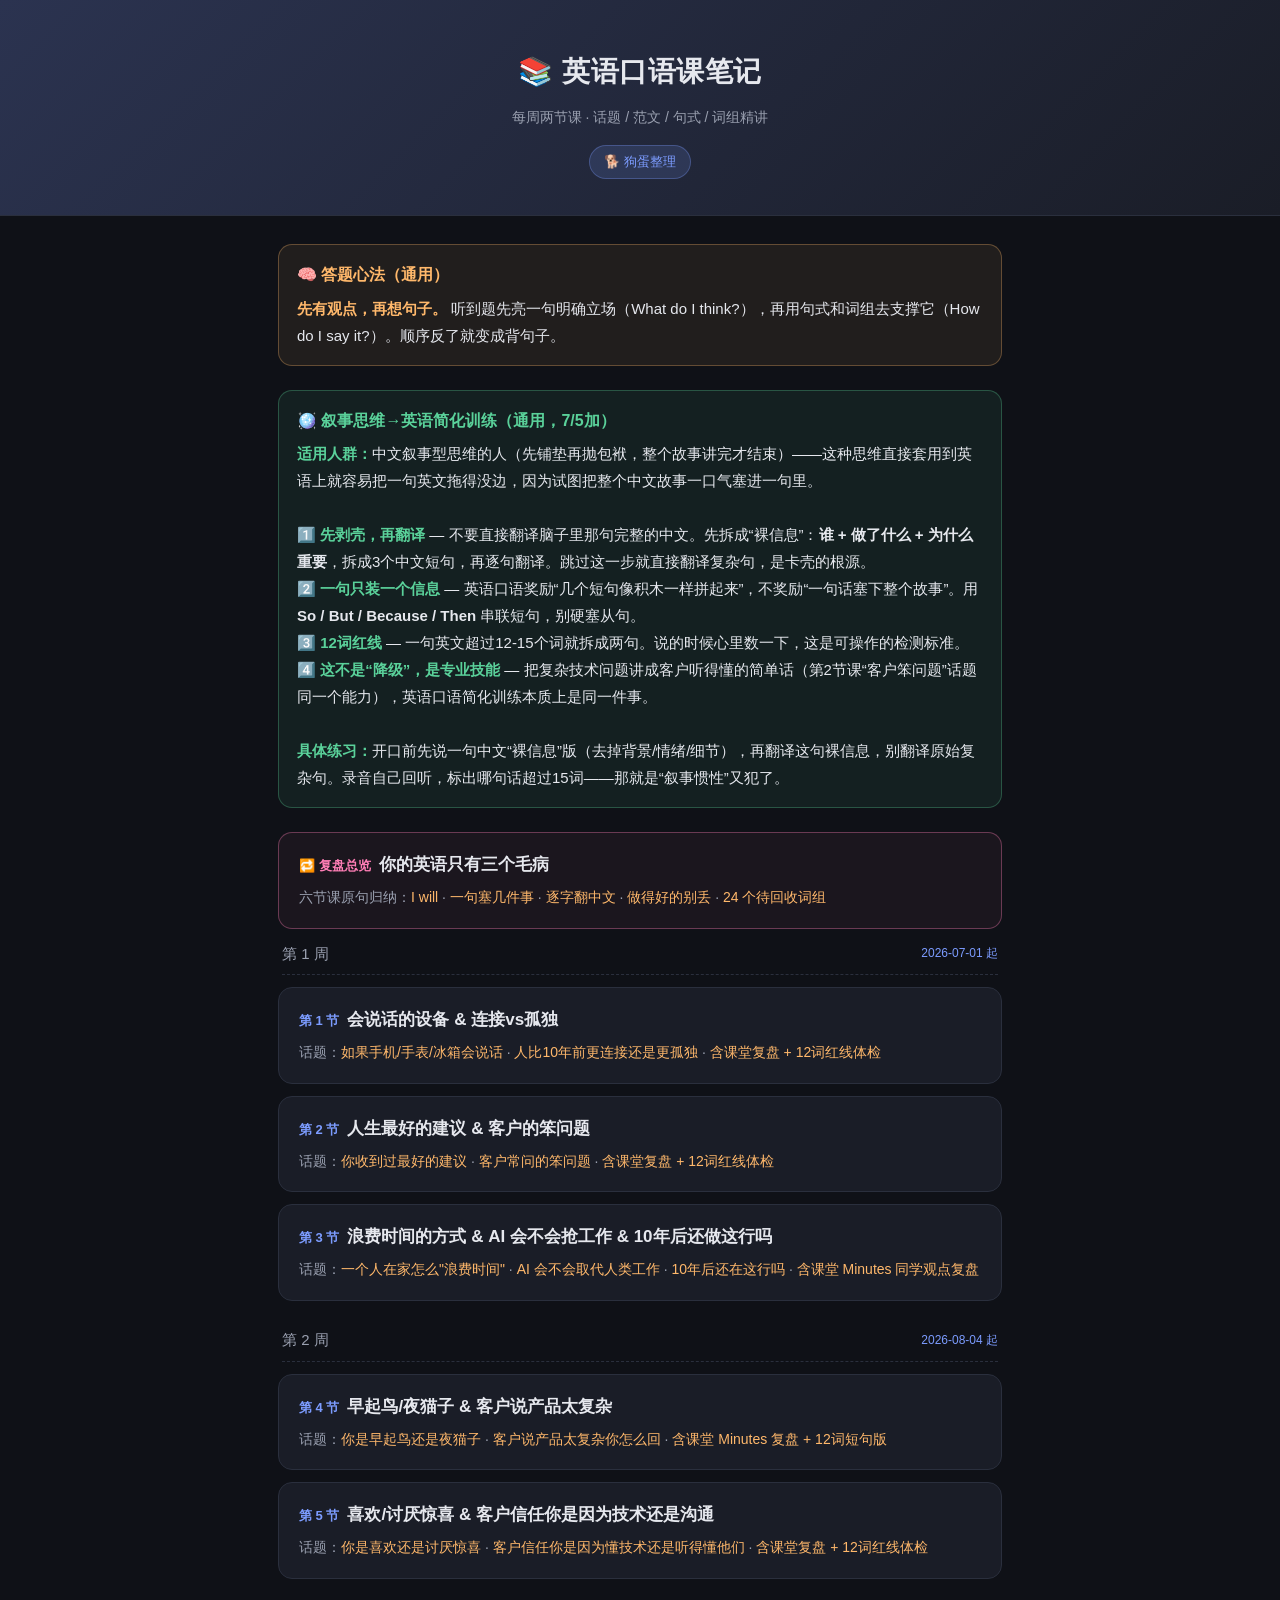
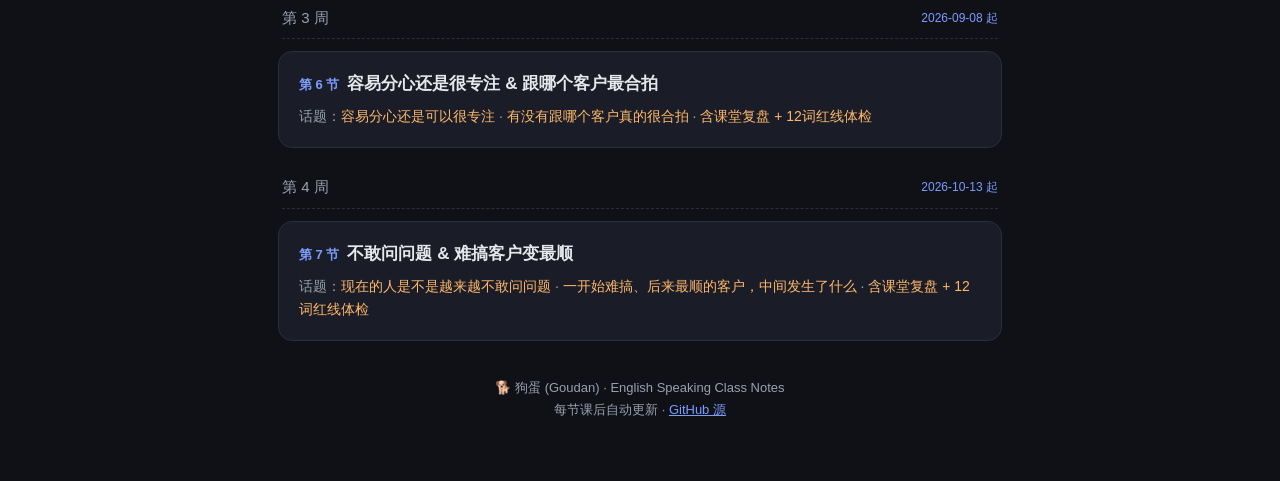
<file: index.html>
<!DOCTYPE html>
<html lang="zh-CN">
<head>
<meta charset="UTF-8">
<meta name="viewport" content="width=device-width, initial-scale=1.0">
<title>英语口语课笔记 · 目录</title>
<style>
  :root{
    --bg:#0f1117; --card:#1a1d27; --card2:#222634; --ink:#e6e8ee;
    --muted:#9aa0b0; --accent:#7c9cff; --accent2:#ffb86b; --line:#2a2f3d; --green:#5ad19a;
  }
  *{box-sizing:border-box;margin:0;padding:0}
  body{background:var(--bg);color:var(--ink);
    font-family:-apple-system,BlinkMacSystemFont,"Segoe UI","PingFang SC","Microsoft YaHei",sans-serif;
    line-height:1.7;padding:0 0 60px}
  .wrap{max-width:760px;margin:0 auto;padding:0 18px}
  header{background:linear-gradient(135deg,#2b3350,#1a1d27);padding:48px 18px 36px;
    text-align:center;border-bottom:1px solid var(--line);margin-bottom:28px}
  header h1{font-size:28px;letter-spacing:.5px}
  header p{color:var(--muted);margin-top:10px;font-size:14px}
  .badge{display:inline-block;margin-top:16px;padding:5px 14px;border-radius:20px;
    background:rgba(124,156,255,.15);color:var(--accent);font-size:13px;border:1px solid rgba(124,156,255,.3)}
  .week{margin-bottom:26px}
  .week-title{font-size:15px;color:var(--muted);margin:0 4px 12px;padding-bottom:8px;
    border-bottom:1px dashed var(--line);display:flex;justify-content:space-between;align-items:center}
  .week-title .date{font-size:12px;color:var(--accent)}
  a.lesson{display:block;background:var(--card);border:1px solid var(--line);border-radius:14px;
    padding:18px 20px;margin-bottom:12px;text-decoration:none;color:var(--ink);transition:.15s}
  a.lesson:hover{border-color:var(--accent);background:var(--card2);transform:translateY(-1px)}
  .lesson .lt{font-size:17px;font-weight:600;margin-bottom:6px}
  .lesson .lt .lnum{color:var(--accent);font-size:13px;margin-right:8px}
  .lesson .topics{color:var(--muted);font-size:14px}
  .lesson .topics span{color:var(--accent2)}
  .empty{color:var(--muted);font-size:14px;text-align:center;padding:20px;
    border:1px dashed var(--line);border-radius:12px}
  footer{text-align:center;color:var(--muted);font-size:13px;margin-top:36px}
</style>
</head>
<body>
<header>
  <h1>📚 英语口语课笔记</h1>
  <p>每周两节课 · 话题 / 范文 / 句式 / 词组精讲</p>
  <div class="badge">🐕 狗蛋整理</div>
</header>

<div class="wrap">

  <div style="background:rgba(255,184,107,.08);border:1px solid rgba(255,184,107,.3);border-radius:14px;padding:16px 18px;margin-bottom:24px">
    <div style="color:#ffb86b;font-weight:600;margin-bottom:6px">🧠 答题心法（通用）</div>
    <div style="color:#e6e8ee;font-size:15px;line-height:1.8"><b style="color:#ffb86b">先有观点，再想句子。</b> 听到题先亮一句明确立场（What do I think?），再用句式和词组去支撑它（How do I say it?）。顺序反了就变成背句子。</div>
  </div>

  <div style="background:rgba(90,209,154,.08);border:1px solid rgba(90,209,154,.3);border-radius:14px;padding:16px 18px;margin-bottom:24px">
    <div style="color:#5ad19a;font-weight:600;margin-bottom:6px">🪩 叙事思维→英语简化训练（通用，7/5加）</div>
    <div style="color:#e6e8ee;font-size:15px;line-height:1.8">
      <b style="color:#5ad19a">适用人群：</b>中文叙事型思维的人（先铺垫再抛包袱，整个故事讲完才结束）——这种思维直接套用到英语上就容易把一句英文拖得没边，因为试图把整个中文故事一口气塞进一句里。<br><br>
      <b style="color:#5ad19a">1️⃣ 先剥壳，再翻译</b> — 不要直接翻译脑子里那句完整的中文。先拆成“裸信息”：<b>谁 + 做了什么 + 为什么重要</b>，拆成3个中文短句，再逐句翻译。跳过这一步就直接翻译复杂句，是卡壳的根源。<br>
      <b style="color:#5ad19a">2️⃣ 一句只装一个信息</b> — 英语口语奖励“几个短句像积木一样拼起来”，不奖励“一句话塞下整个故事”。用 <b>So / But / Because / Then</b> 串联短句，别硬塞从句。<br>
      <b style="color:#5ad19a">3️⃣ 12词红线</b> — 一句英文超过12-15个词就拆成两句。说的时候心里数一下，这是可操作的检测标准。<br>
      <b style="color:#5ad19a">4️⃣ 这不是“降级”，是专业技能</b> — 把复杂技术问题讲成客户听得懂的简单话（第2节课“客户笨问题”话题同一个能力），英语口语简化训练本质上是同一件事。<br><br>
      <b style="color:#5ad19a">具体练习：</b>开口前先说一句中文“裸信息”版（去掉背景/情绪/细节），再翻译这句裸信息，别翻译原始复杂句。录音自己回听，标出哪句话超过15词——那就是“叙事惯性”又犯了。
    </div>
  </div>

  <a class="lesson" href="review.html" style="border-color:rgba(255,126,182,.35);background:rgba(255,126,182,.05)">
    <div class="lt"><span class="lnum" style="color:#ff7eb6">🔁 复盘总览</span>你的英语只有三个毛病</div>
    <div class="topics">六节课原句归纳：<span>I will</span> · <span>一句塞几件事</span> · <span>逐字翻中文</span> · <span>做得好的别丢</span> · <span>24 个待回收词组</span></div>
  </a>

  <div class="week">
    <div class="week-title"><span>第 1 周</span><span class="date">2026-07-01 起</span></div>
    <a class="lesson" href="lessons/2026-07-01.html">
      <div class="lt"><span class="lnum">第 1 节</span>会说话的设备 & 连接vs孤独</div>
      <div class="topics">话题：<span>如果手机/手表/冰箱会说话</span> · <span>人比10年前更连接还是更孤独</span> · <span>含课堂复盘 + 12词红线体检</span></div>
    </a>
    <a class="lesson" href="lessons/2026-07-05.html">
      <div class="lt"><span class="lnum">第 2 节</span>人生最好的建议 & 客户的笨问题</div>
      <div class="topics">话题：<span>你收到过最好的建议</span> · <span>客户常问的笨问题</span> · <span>含课堂复盘 + 12词红线体检</span></div>
    </a>
    <a class="lesson" href="lessons/2026-07-15.html">
      <div class="lt"><span class="lnum">第 3 节</span>浪费时间的方式 & AI 会不会抢工作 & 10年后还做这行吗</div>
      <div class="topics">话题：<span>一个人在家怎么"浪费时间"</span> · <span>AI 会不会取代人类工作</span> · <span>10年后还在这行吗</span> · <span>含课堂 Minutes 同学观点复盘</span></div>
    </a>
  </div>

  <div class="week">
    <div class="week-title"><span>第 2 周</span><span class="date">2026-08-04 起</span></div>
    <a class="lesson" href="lessons/2026-08-04.html">
      <div class="lt"><span class="lnum">第 4 节</span>早起鸟/夜猫子 & 客户说产品太复杂</div>
      <div class="topics">话题：<span>你是早起鸟还是夜猫子</span> · <span>客户说产品太复杂你怎么回</span> · <span>含课堂 Minutes 复盘 + 12词短句版</span></div>
    </a>
    <a class="lesson" href="lessons/2026-08-13.html">
      <div class="lt"><span class="lnum">第 5 节</span>喜欢/讨厌惊喜 & 客户信任你是因为技术还是沟通</div>
      <div class="topics">话题：<span>你是喜欢还是讨厌惊喜</span> · <span>客户信任你是因为懂技术还是听得懂他们</span> · <span>含课堂复盘 + 12词红线体检</span></div>
    </a>
  </div>

  <div class="week">
    <div class="week-title"><span>第 3 周</span><span class="date">2026-09-08 起</span></div>
    <a class="lesson" href="lessons/2026-09-08.html">
      <div class="lt"><span class="lnum">第 6 节</span>容易分心还是很专注 & 跟哪个客户最合拍</div>
      <div class="topics">话题：<span>容易分心还是可以很专注</span> · <span>有没有跟哪个客户真的很合拍</span> · <span>含课堂复盘 + 12词红线体检</span></div>
    </a>
  </div>

  <div class="week">
    <div class="week-title"><span>第 4 周</span><span class="date">2026-10-13 起</span></div>
    <a class="lesson" href="lessons/2026-10-13.html">
      <div class="lt"><span class="lnum">第 7 节</span>不敢问问题 & 难搞客户变最顺</div>
      <div class="topics">话题：<span>现在的人是不是越来越不敢问问题</span> · <span>一开始难搞、后来最顺的客户，中间发生了什么</span> · <span>含课堂复盘 + 12词红线体检</span></div>
    </a>
  </div>

  <footer>
    🐕 狗蛋 (Goudan) · English Speaking Class Notes<br>
    每节课后自动更新 · <a href="https://github.com/CrypticDriver/english-class" style="color:var(--accent)">GitHub 源</a>
  </footer>

</div>
</body>
</html>
</file>
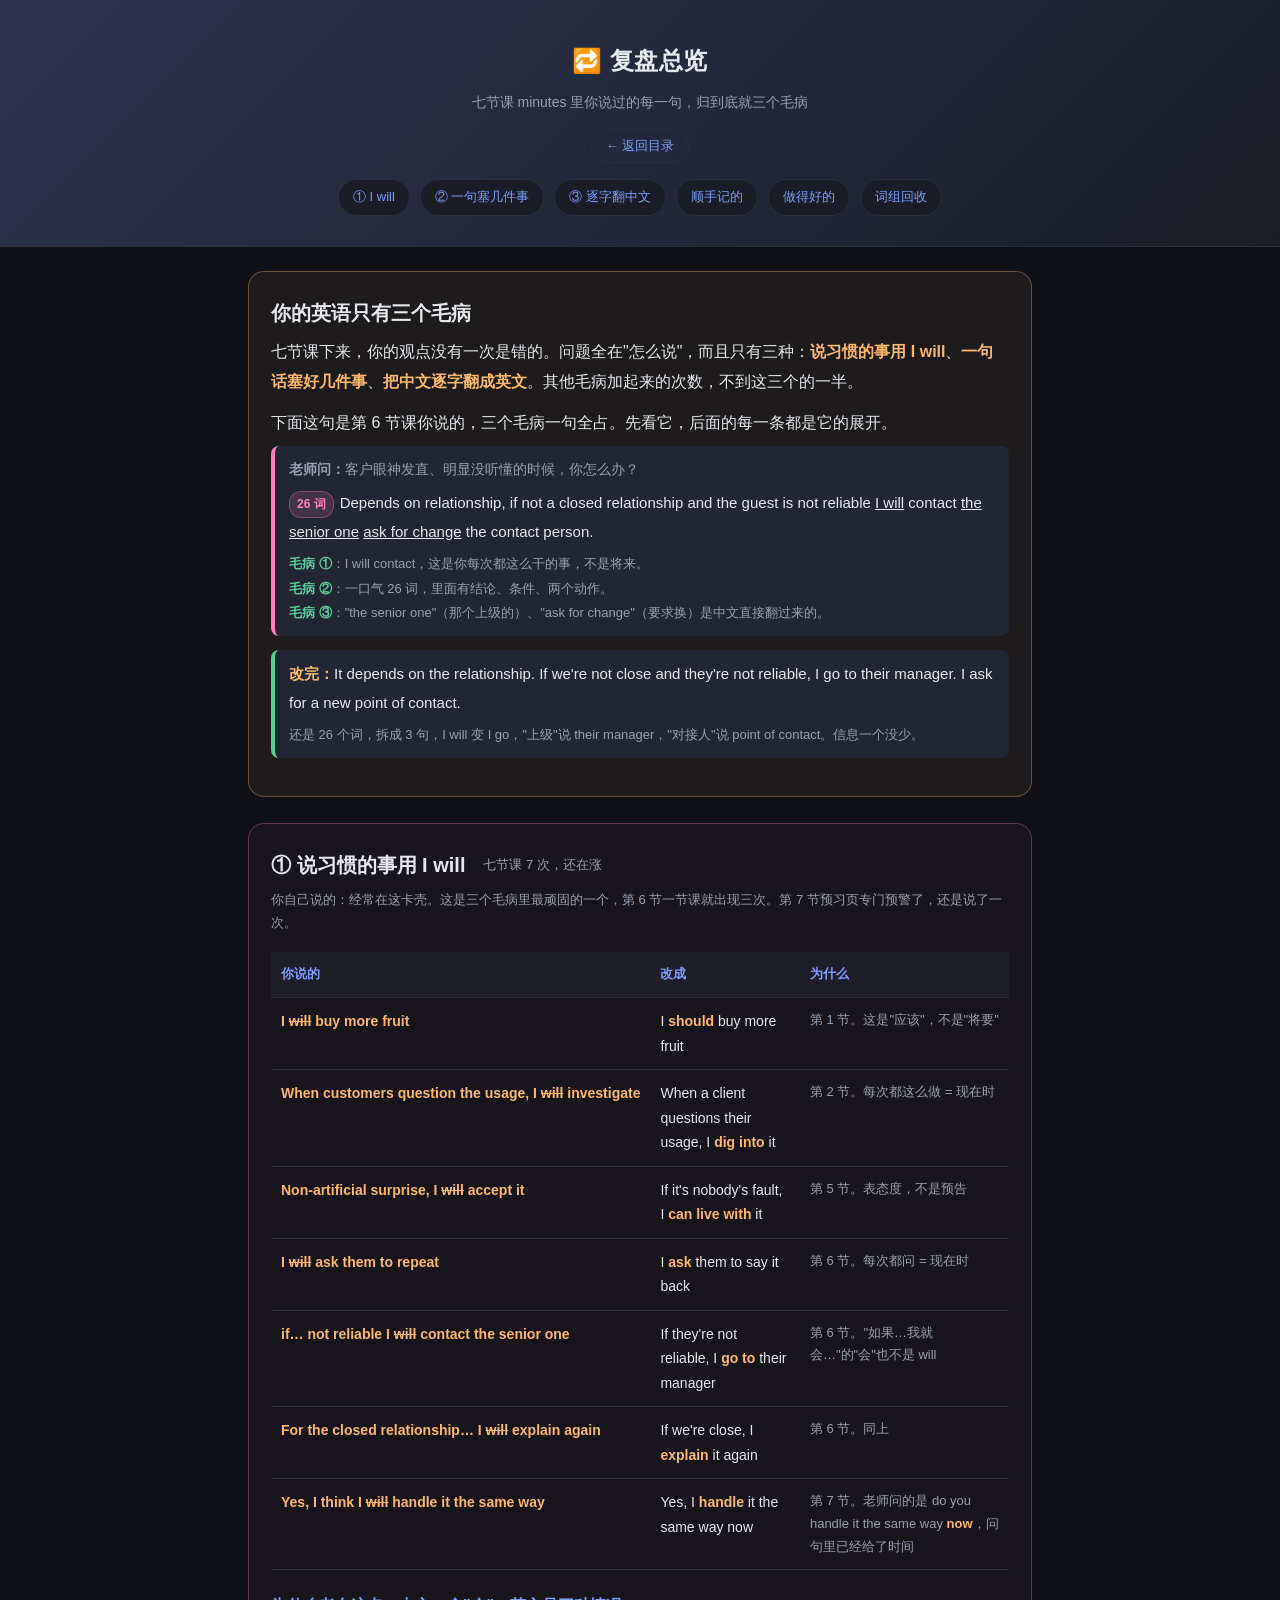
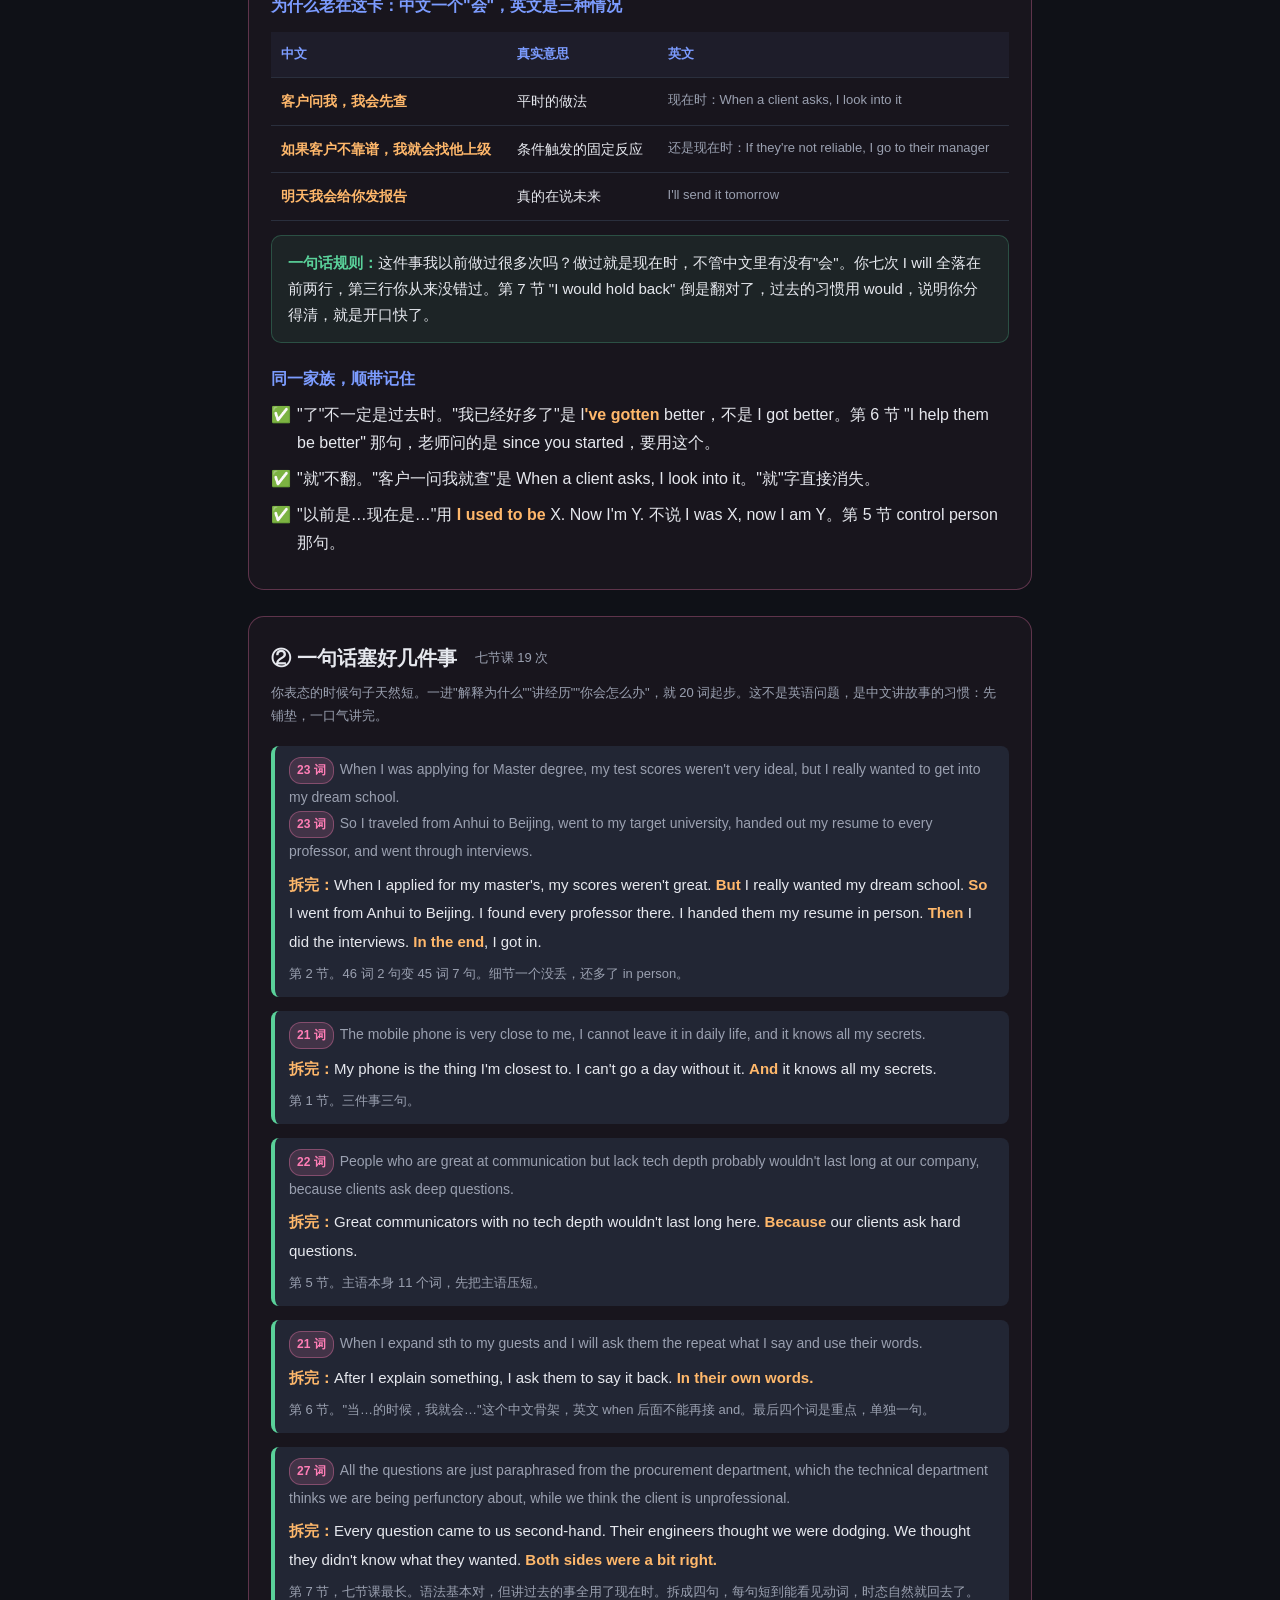
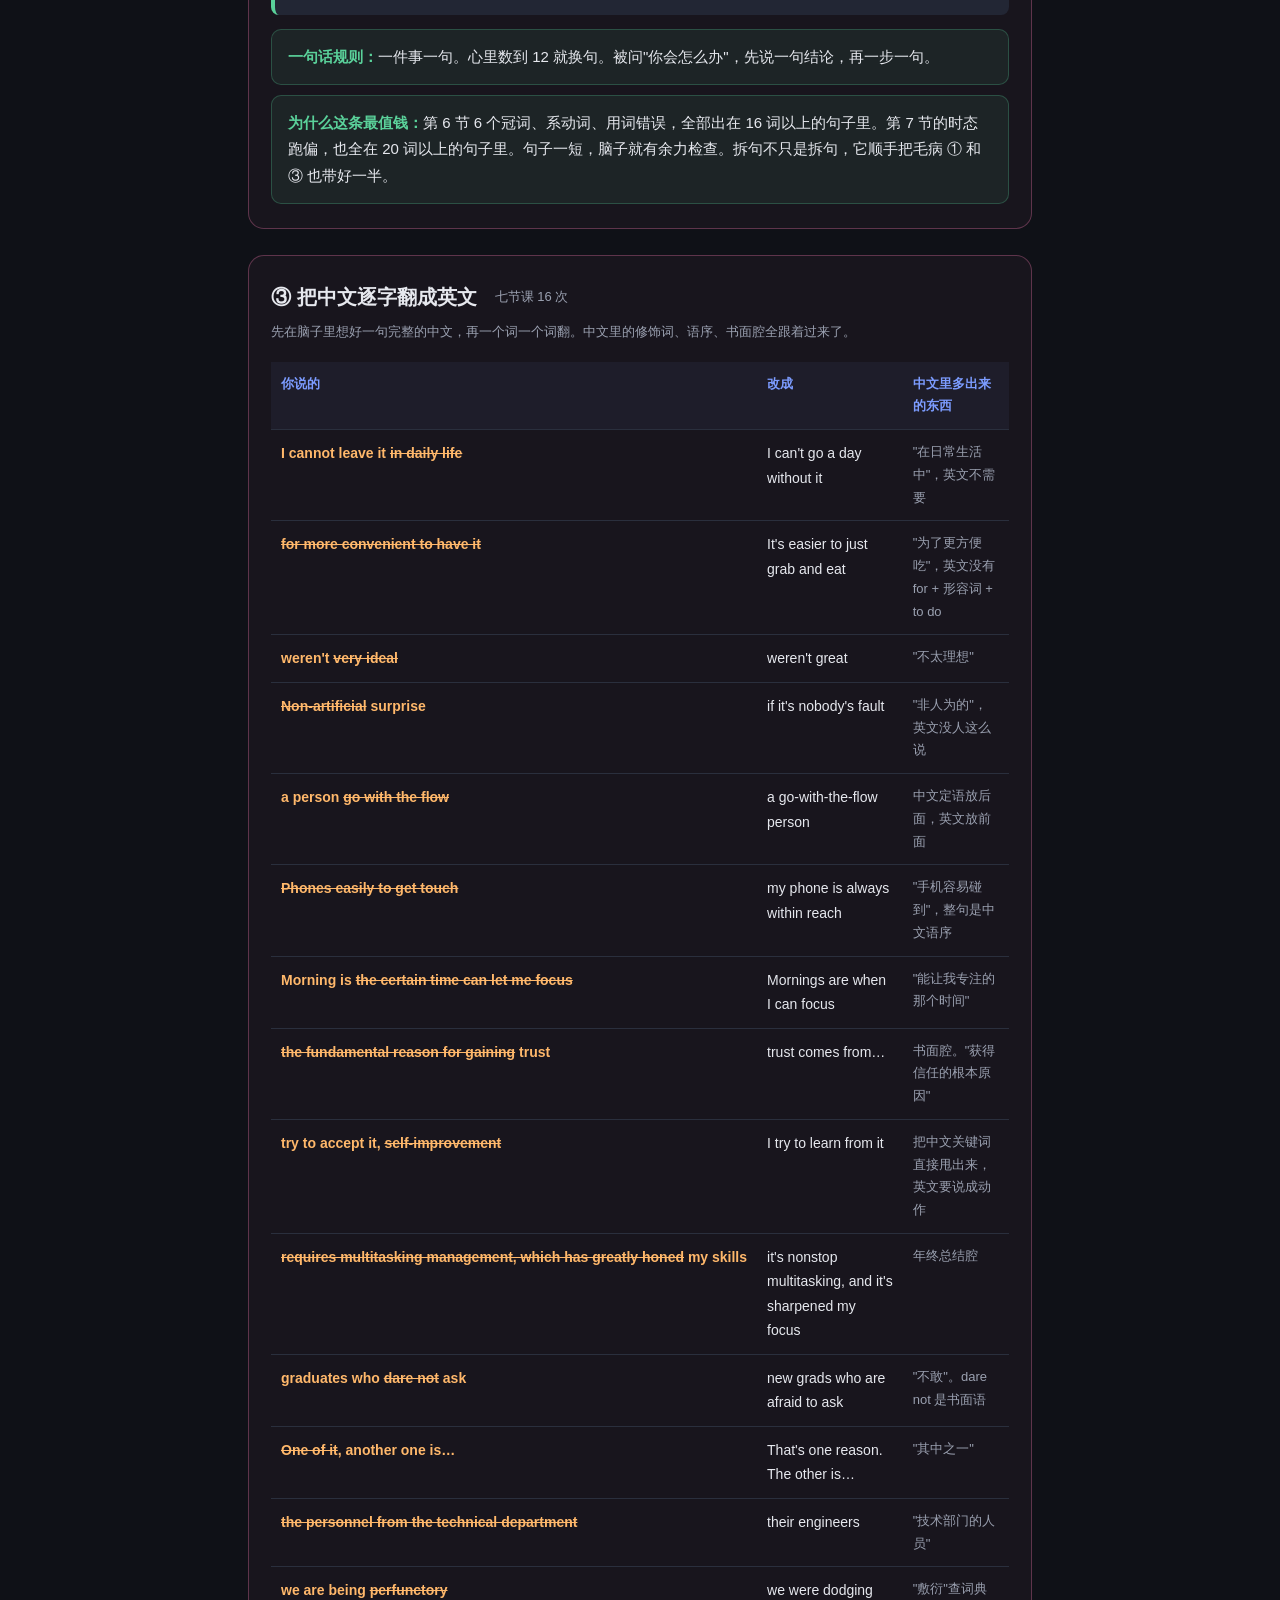
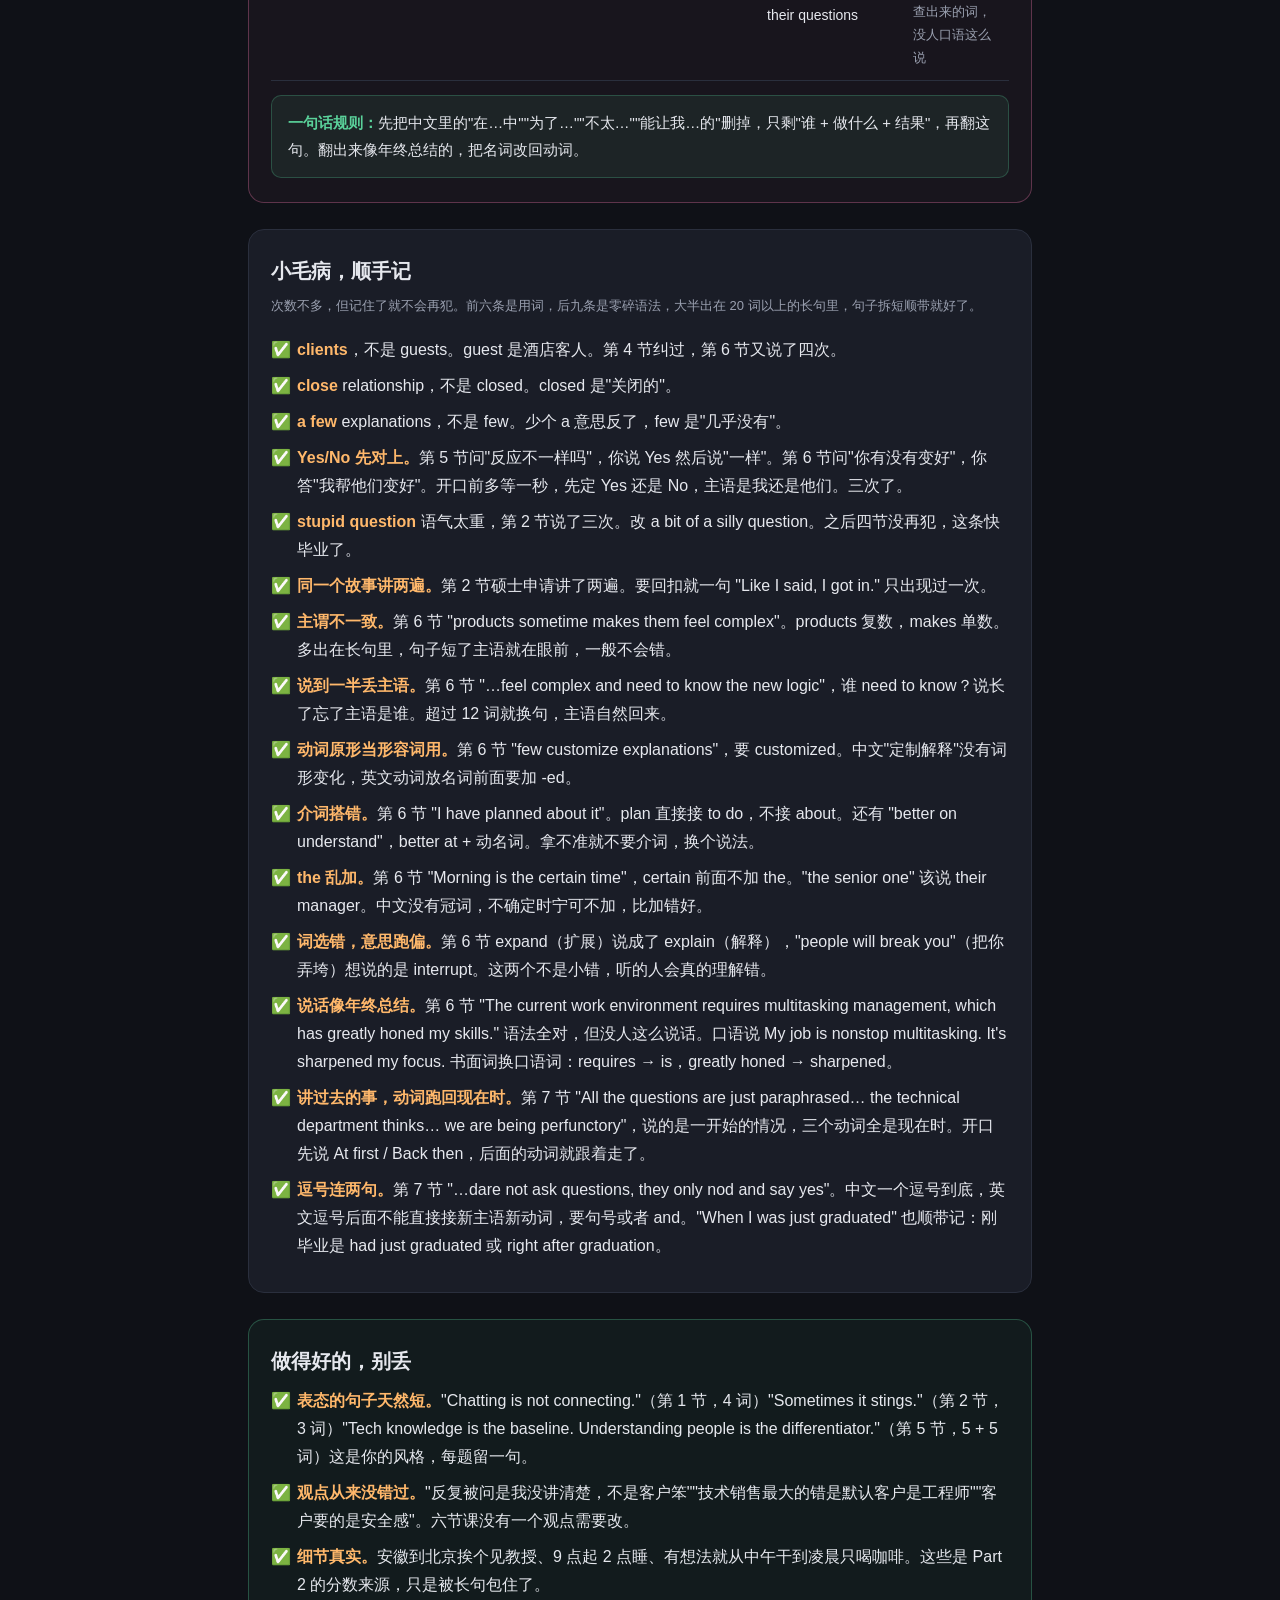
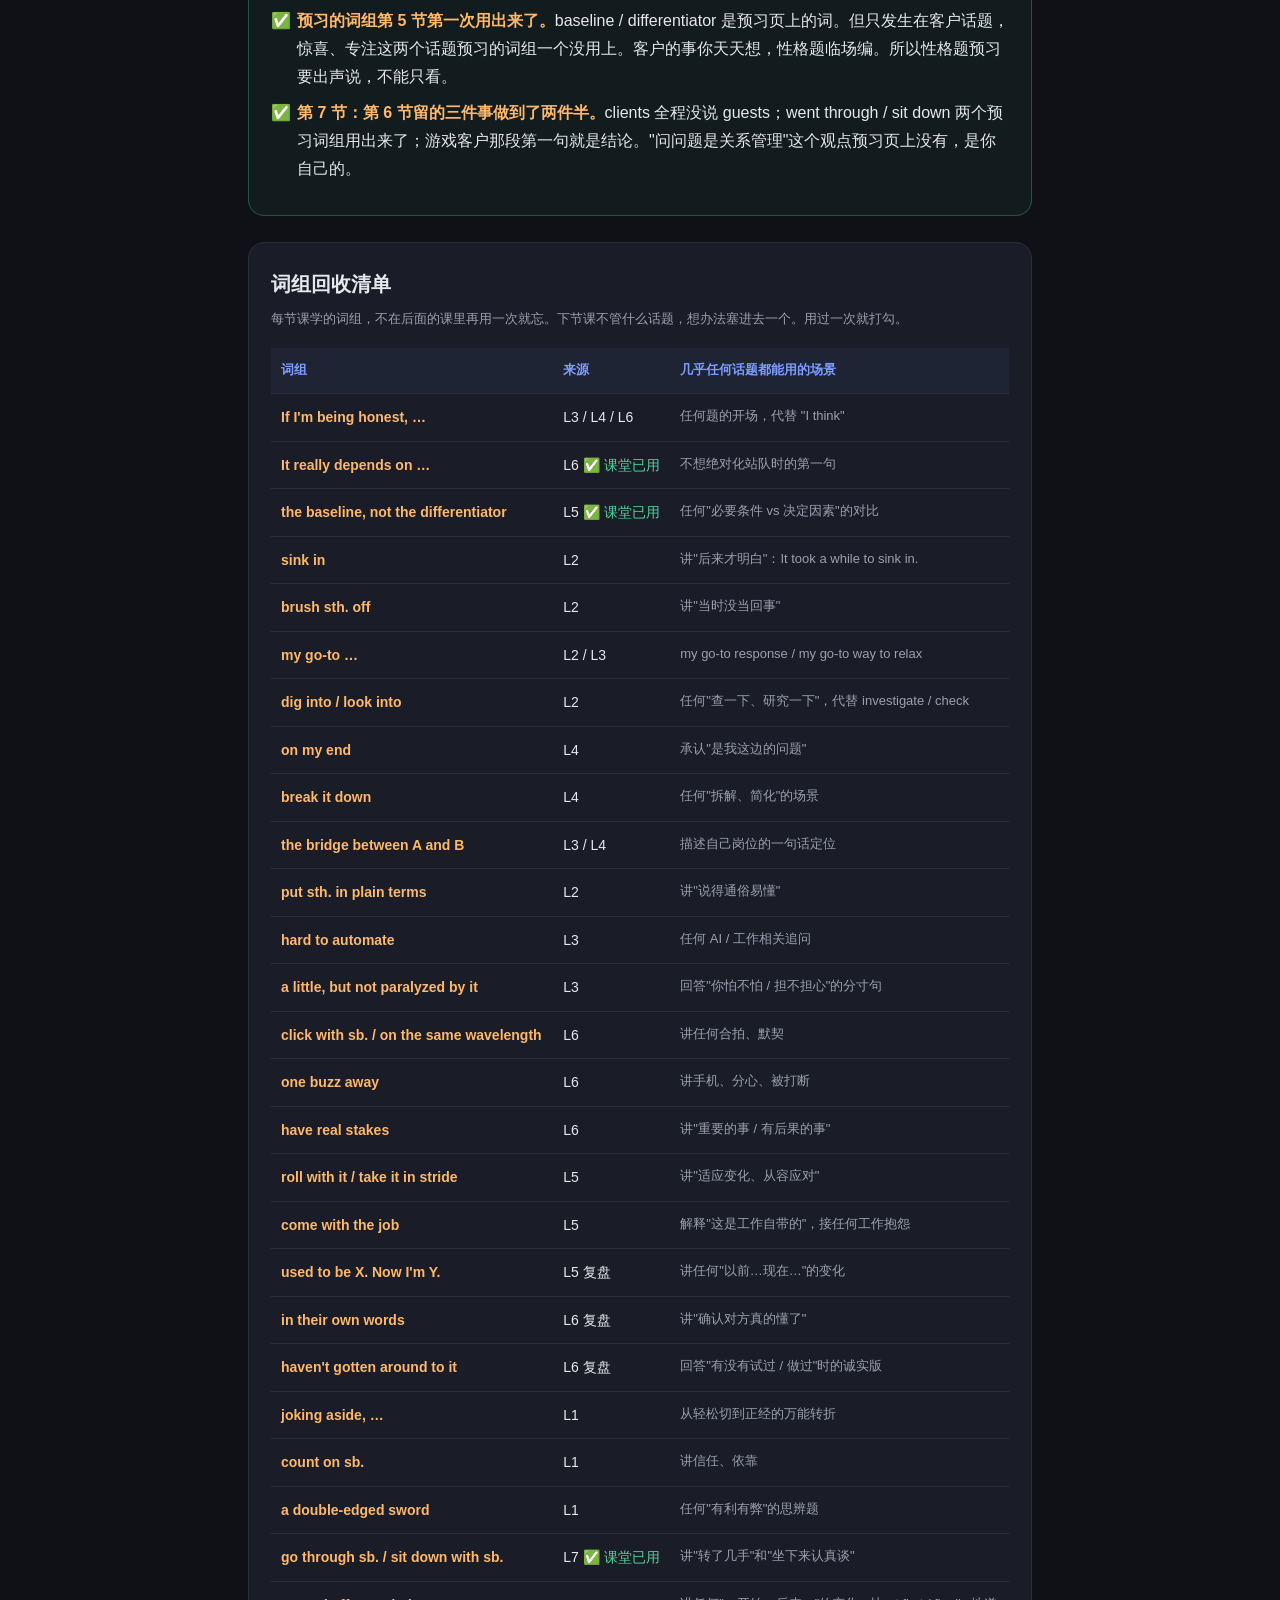
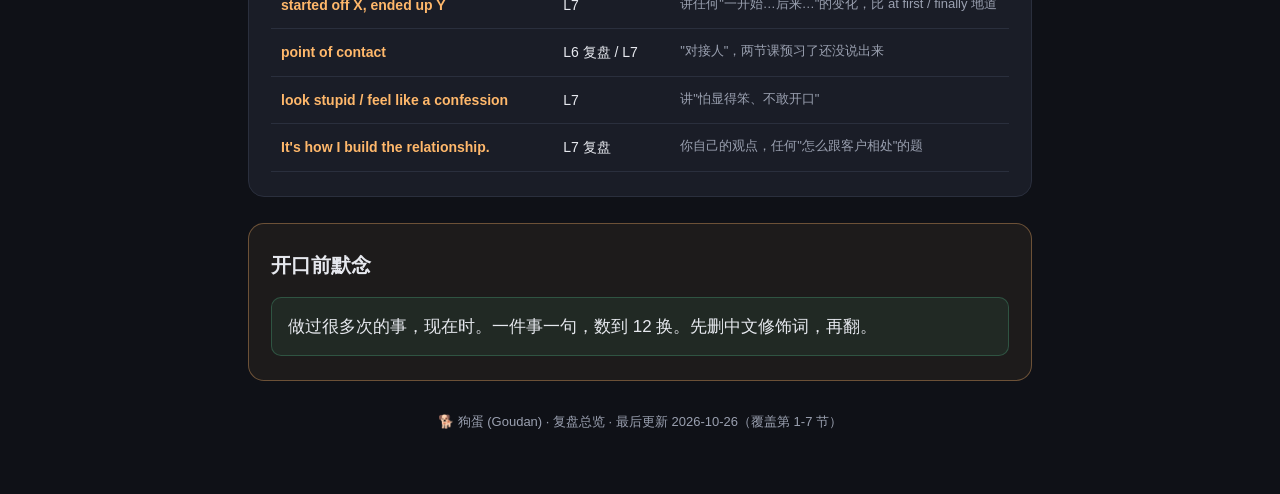
<file: review.html>
<!DOCTYPE html>
<html lang="zh-CN">
<head>
<meta charset="UTF-8">
<meta name="viewport" content="width=device-width, initial-scale=1.0">
<title>复盘总览 · 你的英语只有三个毛病</title>
<link rel="stylesheet" href="style.css">
</head>
<body>
<header>
  <h1>🔁 复盘总览</h1>
  <p>七节课 minutes 里你说过的每一句，归到底就三个毛病</p>
  <a class="back" href="index.html">← 返回目录</a>
  <div class="toc">
    <a href="#one">① I will</a>
    <a href="#two">② 一句塞几件事</a>
    <a href="#three">③ 逐字翻中文</a>
    <a href="#small">顺手记的</a>
    <a href="#good">做得好的</a>
    <a href="#recycle">词组回收</a>
  </div>
</header>

<div class="wrap">

<section style="border-color:rgba(255,184,107,.35);background:rgba(255,184,107,.06)">
  <h2>你的英语只有三个毛病</h2>
  <p style="font-size:16px;line-height:1.9">
    七节课下来，你的观点没有一次是错的。问题全在"怎么说"，而且只有三种：<b>说习惯的事用 I will</b>、<b>一句话塞好几件事</b>、<b>把中文逐字翻成英文</b>。其他毛病加起来的次数，不到这三个的一半。
  </p>
  <p style="font-size:16px;line-height:1.9;margin-top:10px">下面这句是第 6 节课你说的，三个毛病一句全占。先看它，后面的每一条都是它的展开。</p>

  <div class="split" style="border-left-color:var(--pink)">
    <div class="orig"><b style="color:var(--muted)">老师问：</b>客户眼神发直、明显没听懂的时候，你怎么办？</div>
    <span class="wc bad">26 词</span>Depends on relationship, if not a closed relationship and the guest is not reliable <u>I will</u> contact <u>the senior one</u> <u>ask for change</u> the contact person.
    <div class="note">
      <b>毛病 ①</b>：I will contact，这是你每次都这么干的事，不是将来。<br>
      <b>毛病 ②</b>：一口气 26 词，里面有结论、条件、两个动作。<br>
      <b>毛病 ③</b>："the senior one"（那个上级的）、"ask for change"（要求换）是中文直接翻过来的。
    </div>
  </div>
  <div class="split">
    <b>改完：</b>It depends on the relationship. If we're not close and they're not reliable, I go to their manager. I ask for a new point of contact.
    <div class="note">还是 26 个词，拆成 3 句，I will 变 I go，"上级"说 their manager，"对接人"说 point of contact。信息一个没少。</div>
  </div>
</section>

<!-- ① -->
<section id="one" style="border-color:rgba(255,126,182,.3);background:rgba(255,126,182,.04)">
  <h2>① 说习惯的事用 I will<span class="tag" style="font-size:13px;color:var(--muted);font-weight:400;margin-left:10px">七节课 7 次，还在涨</span></h2>
  <div class="sub">你自己说的：经常在这卡壳。这是三个毛病里最顽固的一个，第 6 节一节课就出现三次。第 7 节预习页专门预警了，还是说了一次。</div>

  <table>
    <tr><th>你说的</th><th>改成</th><th>为什么</th></tr>
    <tr><td>I <s>will</s> buy more fruit</td><td>I <b>should</b> buy more fruit</td><td>第 1 节。这是"应该"，不是"将要"</td></tr>
    <tr><td>When customers question the usage, I <s>will</s> investigate</td><td>When a client questions their usage, I <b>dig into</b> it</td><td>第 2 节。每次都这么做 = 现在时</td></tr>
    <tr><td>Non-artificial surprise, I <s>will</s> accept it</td><td>If it's nobody's fault, I <b>can live with</b> it</td><td>第 5 节。表态度，不是预告</td></tr>
    <tr><td>I <s>will</s> ask them to repeat</td><td>I <b>ask</b> them to say it back</td><td>第 6 节。每次都问 = 现在时</td></tr>
    <tr><td>if… not reliable I <s>will</s> contact the senior one</td><td>If they're not reliable, I <b>go to</b> their manager</td><td>第 6 节。"如果…我就会…"的"会"也不是 will</td></tr>
    <tr><td>For the closed relationship… I <s>will</s> explain again</td><td>If we're close, I <b>explain</b> it again</td><td>第 6 节。同上</td></tr>
    <tr><td>Yes, I think I <s>will</s> handle it the same way</td><td>Yes, I <b>handle</b> it the same way now</td><td>第 7 节。老师问的是 do you handle it the same way <b>now</b>，问句里已经给了时间</td></tr>
  </table>

  <h3>为什么老在这卡：中文一个"会"，英文是三种情况</h3>
  <table>
    <tr><th>中文</th><th>真实意思</th><th>英文</th></tr>
    <tr><td>客户问我，我<b>会</b>先查</td><td>平时的做法</td><td>现在时：When a client asks, I look into it</td></tr>
    <tr><td>如果客户不靠谱，我<b>就会</b>找他上级</td><td>条件触发的固定反应</td><td>还是现在时：If they're not reliable, I go to their manager</td></tr>
    <tr><td>明天我<b>会</b>给你发报告</td><td>真的在说未来</td><td>I'll send it tomorrow</td></tr>
  </table>
  <div class="golden">
    <b>一句话规则：</b>这件事我以前做过很多次吗？做过就是现在时，不管中文里有没有"会"。你七次 I will 全落在前两行，第三行你从来没错过。第 7 节 "I would hold back" 倒是翻对了，过去的习惯用 would，说明你分得清，就是开口快了。
  </div>

  <h3>同一家族，顺带记住</h3>
  <ul class="tips">
    <li>"了"不一定是过去时。"我已经好多了"是 I<b>'ve gotten</b> better，不是 I got better。第 6 节 "I help them be better" 那句，老师问的是 since you started，要用这个。</li>
    <li>"就"不翻。"客户一问我就查"是 When a client asks, I look into it。"就"字直接消失。</li>
    <li>"以前是…现在是…"用 <b>I used to be</b> X. Now I'm Y. 不说 I was X, now I am Y。第 5 节 control person 那句。</li>
  </ul>
</section>

<!-- ② -->
<section id="two" style="border-color:rgba(255,126,182,.3);background:rgba(255,126,182,.04)">
  <h2>② 一句话塞好几件事<span class="tag" style="font-size:13px;color:var(--muted);font-weight:400;margin-left:10px">七节课 19 次</span></h2>
  <div class="sub">你表态的时候句子天然短。一进"解释为什么""讲经历""你会怎么办"，就 20 词起步。这不是英语问题，是中文讲故事的习惯：先铺垫，一口气讲完。</div>

  <div class="split">
    <div class="orig"><span class="wc bad">23 词</span>When I was applying for Master degree, my test scores weren't very ideal, but I really wanted to get into my dream school.<br>
    <span class="wc bad">23 词</span>So I traveled from Anhui to Beijing, went to my target university, handed out my resume to every professor, and went through interviews.</div>
    <b>拆完：</b>When I applied for my master's, my scores weren't great. <b>But</b> I really wanted my dream school. <b>So</b> I went from Anhui to Beijing. I found every professor there. I handed them my resume in person. <b>Then</b> I did the interviews. <b>In the end</b>, I got in.
    <div class="note">第 2 节。46 词 2 句变 45 词 7 句。细节一个没丢，还多了 in person。</div>
  </div>

  <div class="split">
    <div class="orig"><span class="wc bad">21 词</span>The mobile phone is very close to me, I cannot leave it in daily life, and it knows all my secrets.</div>
    <b>拆完：</b>My phone is the thing I'm closest to. I can't go a day without it. <b>And</b> it knows all my secrets.
    <div class="note">第 1 节。三件事三句。</div>
  </div>

  <div class="split">
    <div class="orig"><span class="wc bad">22 词</span>People who are great at communication but lack tech depth probably wouldn't last long at our company, because clients ask deep questions.</div>
    <b>拆完：</b>Great communicators with no tech depth wouldn't last long here. <b>Because</b> our clients ask hard questions.
    <div class="note">第 5 节。主语本身 11 个词，先把主语压短。</div>
  </div>

  <div class="split">
    <div class="orig"><span class="wc bad">21 词</span>When I expand sth to my guests and I will ask them the repeat what I say and use their words.</div>
    <b>拆完：</b>After I explain something, I ask them to say it back. <b>In their own words.</b>
    <div class="note">第 6 节。"当…的时候，我就会…"这个中文骨架，英文 when 后面不能再接 and。最后四个词是重点，单独一句。</div>
  </div>

  <div class="split">
    <div class="orig"><span class="wc bad">27 词</span>All the questions are just paraphrased from the procurement department, which the technical department thinks we are being perfunctory about, while we think the client is unprofessional.</div>
    <b>拆完：</b>Every question came to us second-hand. Their engineers thought we were dodging. We thought they didn't know what they wanted. <b>Both sides were a bit right.</b>
    <div class="note">第 7 节，七节课最长。语法基本对，但讲过去的事全用了现在时。拆成四句，每句短到能看见动词，时态自然就回去了。</div>
  </div>

  <div class="golden">
    <b>一句话规则：</b>一件事一句。心里数到 12 就换句。被问"你会怎么办"，先说一句结论，再一步一句。
  </div>
  <div class="golden" style="margin-top:10px">
    <b>为什么这条最值钱：</b>第 6 节 6 个冠词、系动词、用词错误，全部出在 16 词以上的句子里。第 7 节的时态跑偏，也全在 20 词以上的句子里。句子一短，脑子就有余力检查。拆句不只是拆句，它顺手把毛病 ① 和 ③ 也带好一半。
  </div>
</section>

<!-- ③ -->
<section id="three" style="border-color:rgba(255,126,182,.3);background:rgba(255,126,182,.04)">
  <h2>③ 把中文逐字翻成英文<span class="tag" style="font-size:13px;color:var(--muted);font-weight:400;margin-left:10px">七节课 16 次</span></h2>
  <div class="sub">先在脑子里想好一句完整的中文，再一个词一个词翻。中文里的修饰词、语序、书面腔全跟着过来了。</div>

  <table>
    <tr><th>你说的</th><th>改成</th><th>中文里多出来的东西</th></tr>
    <tr><td>I cannot leave it <s>in daily life</s></td><td>I can't go a day without it</td><td>"在日常生活中"，英文不需要</td></tr>
    <tr><td><s>for more convenient to have it</s></td><td>It's easier to just grab and eat</td><td>"为了更方便吃"，英文没有 for + 形容词 + to do</td></tr>
    <tr><td>weren't <s>very ideal</s></td><td>weren't great</td><td>"不太理想"</td></tr>
    <tr><td><s>Non-artificial</s> surprise</td><td>if it's nobody's fault</td><td>"非人为的"，英文没人这么说</td></tr>
    <tr><td>a person <s>go with the flow</s></td><td>a go-with-the-flow person</td><td>中文定语放后面，英文放前面</td></tr>
    <tr><td><s>Phones easily to get touch</s></td><td>my phone is always within reach</td><td>"手机容易碰到"，整句是中文语序</td></tr>
    <tr><td>Morning is <s>the certain time can let me focus</s></td><td>Mornings are when I can focus</td><td>"能让我专注的那个时间"</td></tr>
    <tr><td><s>the fundamental reason for gaining</s> trust</td><td>trust comes from…</td><td>书面腔。"获得信任的根本原因"</td></tr>
    <tr><td>try to accept it, <s>self-improvement</s></td><td>I try to learn from it</td><td>把中文关键词直接甩出来，英文要说成动作</td></tr>
    <tr><td><s>requires multitasking management, which has greatly honed</s> my skills</td><td>it's nonstop multitasking, and it's sharpened my focus</td><td>年终总结腔</td></tr>
    <tr><td>graduates who <s>dare not</s> ask</td><td>new grads who are afraid to ask</td><td>"不敢"。dare not 是书面语</td></tr>
    <tr><td><s>One of it</s>, another one is…</td><td>That's one reason. The other is…</td><td>"其中之一"</td></tr>
    <tr><td><s>the personnel from the technical department</s></td><td>their engineers</td><td>"技术部门的人员"</td></tr>
    <tr><td>we are being <s>perfunctory</s></td><td>we were dodging their questions</td><td>"敷衍"查词典查出来的词，没人口语这么说</td></tr>
  </table>

  <div class="golden">
    <b>一句话规则：</b>先把中文里的"在…中""为了…""不太…""能让我…的"删掉，只剩"谁 + 做什么 + 结果"，再翻这句。翻出来像年终总结的，把名词改回动词。
  </div>
</section>

<!-- 顺手记 -->
<section id="small">
  <h2>小毛病，顺手记</h2>
  <div class="sub">次数不多，但记住了就不会再犯。前六条是用词，后九条是零碎语法，大半出在 20 词以上的长句里，句子拆短顺带就好了。</div>
  <ul class="tips">
    <li><b>clients</b>，不是 guests。guest 是酒店客人。第 4 节纠过，第 6 节又说了四次。</li>
    <li><b>close</b> relationship，不是 closed。closed 是"关闭的"。</li>
    <li><b>a few</b> explanations，不是 few。少个 a 意思反了，few 是"几乎没有"。</li>
    <li><b>Yes/No 先对上。</b>第 5 节问"反应不一样吗"，你说 Yes 然后说"一样"。第 6 节问"你有没有变好"，你答"我帮他们变好"。开口前多等一秒，先定 Yes 还是 No，主语是我还是他们。三次了。</li>
    <li><b>stupid question</b> 语气太重，第 2 节说了三次。改 a bit of a silly question。之后四节没再犯，这条快毕业了。</li>
    <li><b>同一个故事讲两遍。</b>第 2 节硕士申请讲了两遍。要回扣就一句 "Like I said, I got in." 只出现过一次。</li>
    <li><b>主谓不一致。</b>第 6 节 "products sometime makes them feel complex"。products 复数，makes 单数。多出在长句里，句子短了主语就在眼前，一般不会错。</li>
    <li><b>说到一半丢主语。</b>第 6 节 "…feel complex and need to know the new logic"，谁 need to know？说长了忘了主语是谁。超过 12 词就换句，主语自然回来。</li>
    <li><b>动词原形当形容词用。</b>第 6 节 "few customize explanations"，要 customized。中文"定制解释"没有词形变化，英文动词放名词前面要加 -ed。</li>
    <li><b>介词搭错。</b>第 6 节 "I have planned about it"。plan 直接接 to do，不接 about。还有 "better on understand"，better at + 动名词。拿不准就不要介词，换个说法。</li>
    <li><b>the 乱加。</b>第 6 节 "Morning is the certain time"，certain 前面不加 the。"the senior one" 该说 their manager。中文没有冠词，不确定时宁可不加，比加错好。</li>
    <li><b>词选错，意思跑偏。</b>第 6 节 expand（扩展）说成了 explain（解释），"people will break you"（把你弄垮）想说的是 interrupt。这两个不是小错，听的人会真的理解错。</li>
    <li><b>说话像年终总结。</b>第 6 节 "The current work environment requires multitasking management, which has greatly honed my skills." 语法全对，但没人这么说话。口语说 My job is nonstop multitasking. It's sharpened my focus. 书面词换口语词：requires → is，greatly honed → sharpened。</li>
    <li><b>讲过去的事，动词跑回现在时。</b>第 7 节 "All the questions are just paraphrased… the technical department thinks… we are being perfunctory"，说的是一开始的情况，三个动词全是现在时。开口先说 At first / Back then，后面的动词就跟着走了。</li>
    <li><b>逗号连两句。</b>第 7 节 "…dare not ask questions, they only nod and say yes"。中文一个逗号到底，英文逗号后面不能直接接新主语新动词，要句号或者 and。"When I was just graduated" 也顺带记：刚毕业是 had just graduated 或 right after graduation。</li>
  </ul>
</section>

<!-- 做得好的 -->
<section id="good" style="border-color:rgba(90,209,154,.3);background:rgba(90,209,154,.05)">
  <h2>做得好的，别丢</h2>
  <ul class="tips">
    <li><b>表态的句子天然短。</b>"Chatting is not connecting."（第 1 节，4 词）"Sometimes it stings."（第 2 节，3 词）"Tech knowledge is the baseline. Understanding people is the differentiator."（第 5 节，5 + 5 词）这是你的风格，每题留一句。</li>
    <li><b>观点从来没错过。</b>"反复被问是我没讲清楚，不是客户笨""技术销售最大的错是默认客户是工程师""客户要的是安全感"。六节课没有一个观点需要改。</li>
    <li><b>细节真实。</b>安徽到北京挨个见教授、9 点起 2 点睡、有想法就从中午干到凌晨只喝咖啡。这些是 Part 2 的分数来源，只是被长句包住了。</li>
    <li><b>预习的词组第 5 节第一次用出来了。</b>baseline / differentiator 是预习页上的词。但只发生在客户话题，惊喜、专注这两个话题预习的词组一个没用上。客户的事你天天想，性格题临场编。所以性格题预习要出声说，不能只看。</li>
    <li><b>第 7 节：第 6 节留的三件事做到了两件半。</b>clients 全程没说 guests；went through / sit down 两个预习词组用出来了；游戏客户那段第一句就是结论。"问问题是关系管理"这个观点预习页上没有，是你自己的。</li>
  </ul>
</section>

<!-- 词组回收 -->
<section id="recycle">
  <h2>词组回收清单</h2>
  <div class="sub">每节课学的词组，不在后面的课里再用一次就忘。下节课不管什么话题，想办法塞进去一个。用过一次就打勾。</div>
  <table class="recycle">
    <tr><th>词组</th><th>来源</th><th>几乎任何话题都能用的场景</th></tr>
    <tr><td>If I'm being honest, …</td><td>L3 / L4 / L6</td><td>任何题的开场，代替 "I think"</td></tr>
    <tr><td>It really depends on …</td><td>L6 <span style="color:var(--green)">✅ 课堂已用</span></td><td>不想绝对化站队时的第一句</td></tr>
    <tr><td>the baseline, not the differentiator</td><td>L5 <span style="color:var(--green)">✅ 课堂已用</span></td><td>任何"必要条件 vs 决定因素"的对比</td></tr>
    <tr><td>sink in</td><td>L2</td><td>讲"后来才明白"：It took a while to sink in.</td></tr>
    <tr><td>brush sth. off</td><td>L2</td><td>讲"当时没当回事"</td></tr>
    <tr><td>my go-to …</td><td>L2 / L3</td><td>my go-to response / my go-to way to relax</td></tr>
    <tr><td>dig into / look into</td><td>L2</td><td>任何"查一下、研究一下"，代替 investigate / check</td></tr>
    <tr><td>on my end</td><td>L4</td><td>承认"是我这边的问题"</td></tr>
    <tr><td>break it down</td><td>L4</td><td>任何"拆解、简化"的场景</td></tr>
    <tr><td>the bridge between A and B</td><td>L3 / L4</td><td>描述自己岗位的一句话定位</td></tr>
    <tr><td>put sth. in plain terms</td><td>L2</td><td>讲"说得通俗易懂"</td></tr>
    <tr><td>hard to automate</td><td>L3</td><td>任何 AI / 工作相关追问</td></tr>
    <tr><td>a little, but not paralyzed by it</td><td>L3</td><td>回答"你怕不怕 / 担不担心"的分寸句</td></tr>
    <tr><td>click with sb. / on the same wavelength</td><td>L6</td><td>讲任何合拍、默契</td></tr>
    <tr><td>one buzz away</td><td>L6</td><td>讲手机、分心、被打断</td></tr>
    <tr><td>have real stakes</td><td>L6</td><td>讲"重要的事 / 有后果的事"</td></tr>
    <tr><td>roll with it / take it in stride</td><td>L5</td><td>讲"适应变化、从容应对"</td></tr>
    <tr><td>come with the job</td><td>L5</td><td>解释"这是工作自带的"，接任何工作抱怨</td></tr>
    <tr><td>used to be X. Now I'm Y.</td><td>L5 复盘</td><td>讲任何"以前…现在…"的变化</td></tr>
    <tr><td>in their own words</td><td>L6 复盘</td><td>讲"确认对方真的懂了"</td></tr>
    <tr><td>haven't gotten around to it</td><td>L6 复盘</td><td>回答"有没有试过 / 做过"时的诚实版</td></tr>
    <tr><td>joking aside, …</td><td>L1</td><td>从轻松切到正经的万能转折</td></tr>
    <tr><td>count on sb.</td><td>L1</td><td>讲信任、依靠</td></tr>
    <tr><td>a double-edged sword</td><td>L1</td><td>任何"有利有弊"的思辨题</td></tr>
    <tr><td>go through sb. / sit down with sb.</td><td>L7 <span style="color:var(--green)">✅ 课堂已用</span></td><td>讲"转了几手"和"坐下来认真谈"</td></tr>
    <tr><td>started off X, ended up Y</td><td>L7</td><td>讲任何"一开始…后来…"的变化，比 at first / finally 地道</td></tr>
    <tr><td>point of contact</td><td>L6 复盘 / L7</td><td>"对接人"，两节课预习了还没说出来</td></tr>
    <tr><td>look stupid / feel like a confession</td><td>L7</td><td>讲"怕显得笨、不敢开口"</td></tr>
    <tr><td>It's how I build the relationship.</td><td>L7 复盘</td><td>你自己的观点，任何"怎么跟客户相处"的题</td></tr>
  </table>
</section>

<section style="border-color:rgba(255,184,107,.35);background:rgba(255,184,107,.06)">
  <h2>开口前默念</h2>
  <div class="golden" style="font-size:17px">
    做过很多次的事，现在时。一件事一句，数到 12 换。先删中文修饰词，再翻。
  </div>
</section>

</div>

<footer>
  🐕 狗蛋 (Goudan) · 复盘总览 · 最后更新 2026-10-26（覆盖第 1-7 节）
</footer>

</body>
</html>
</file>
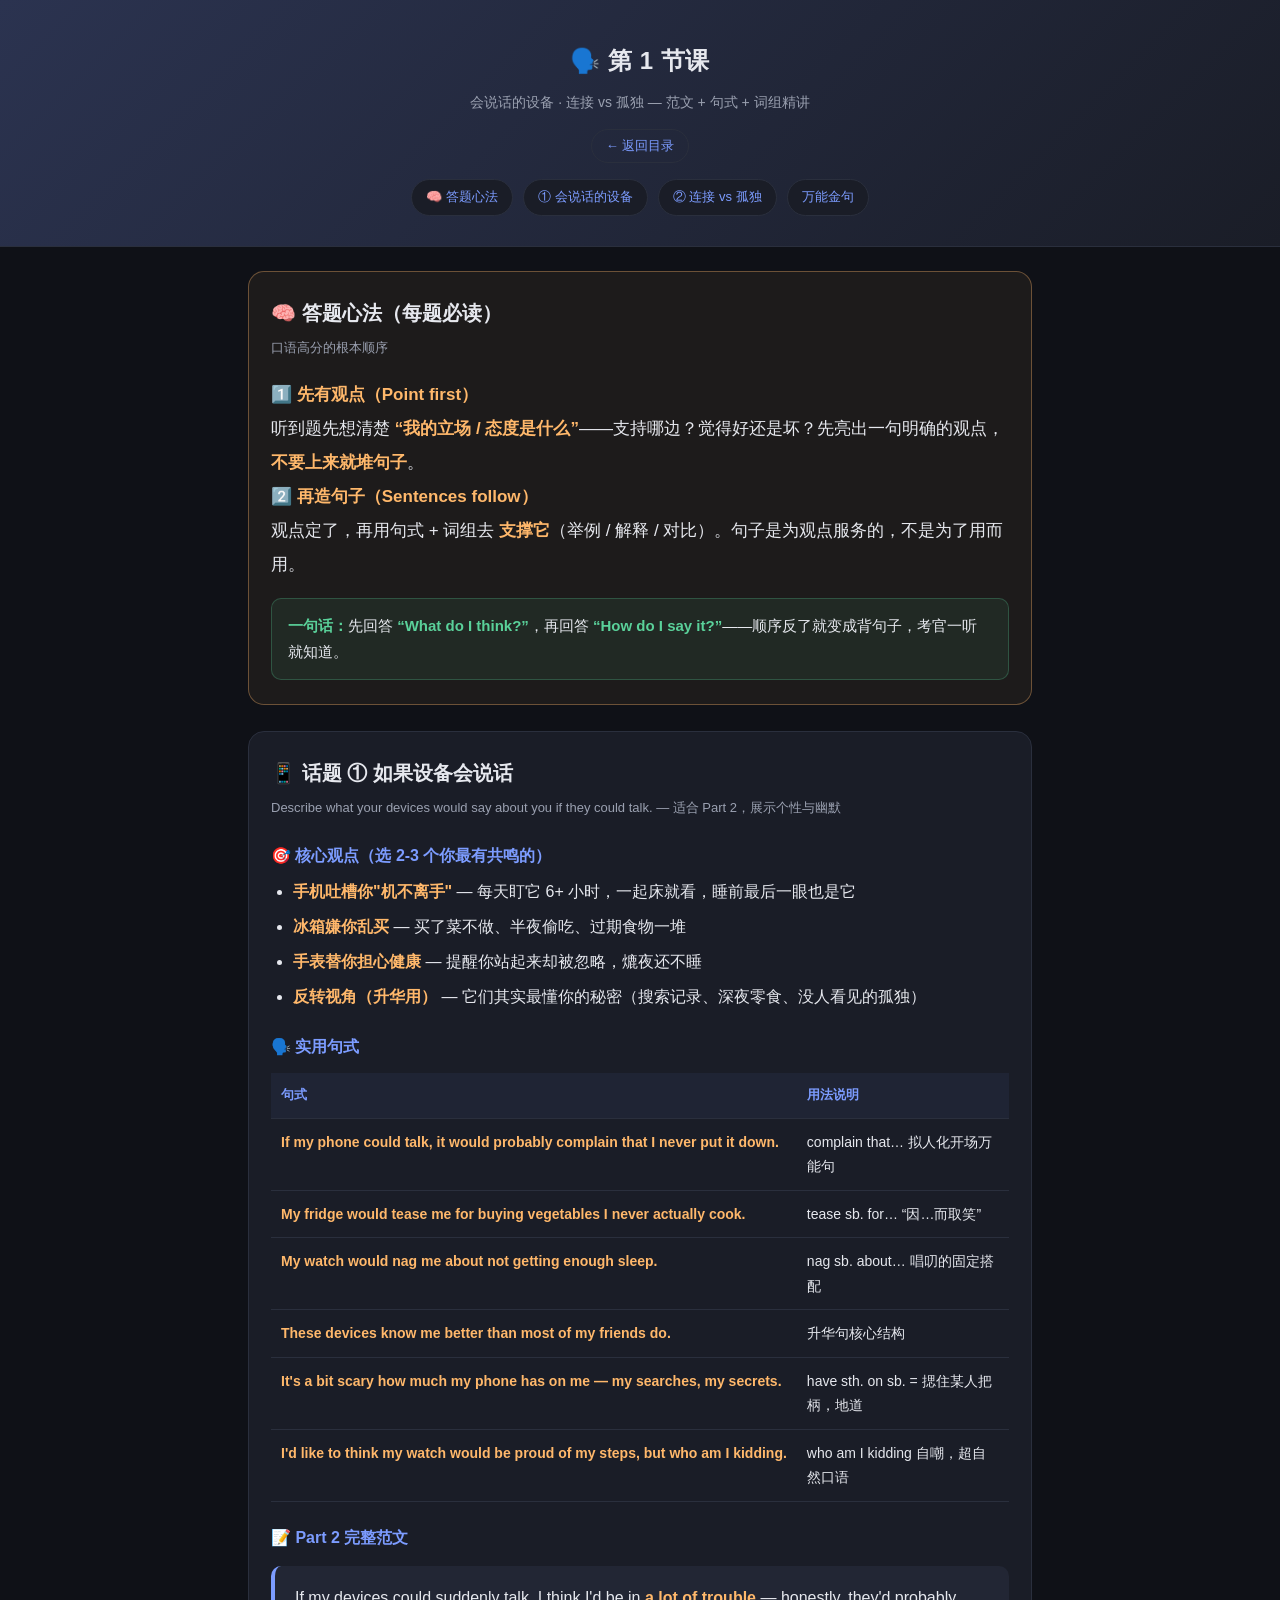
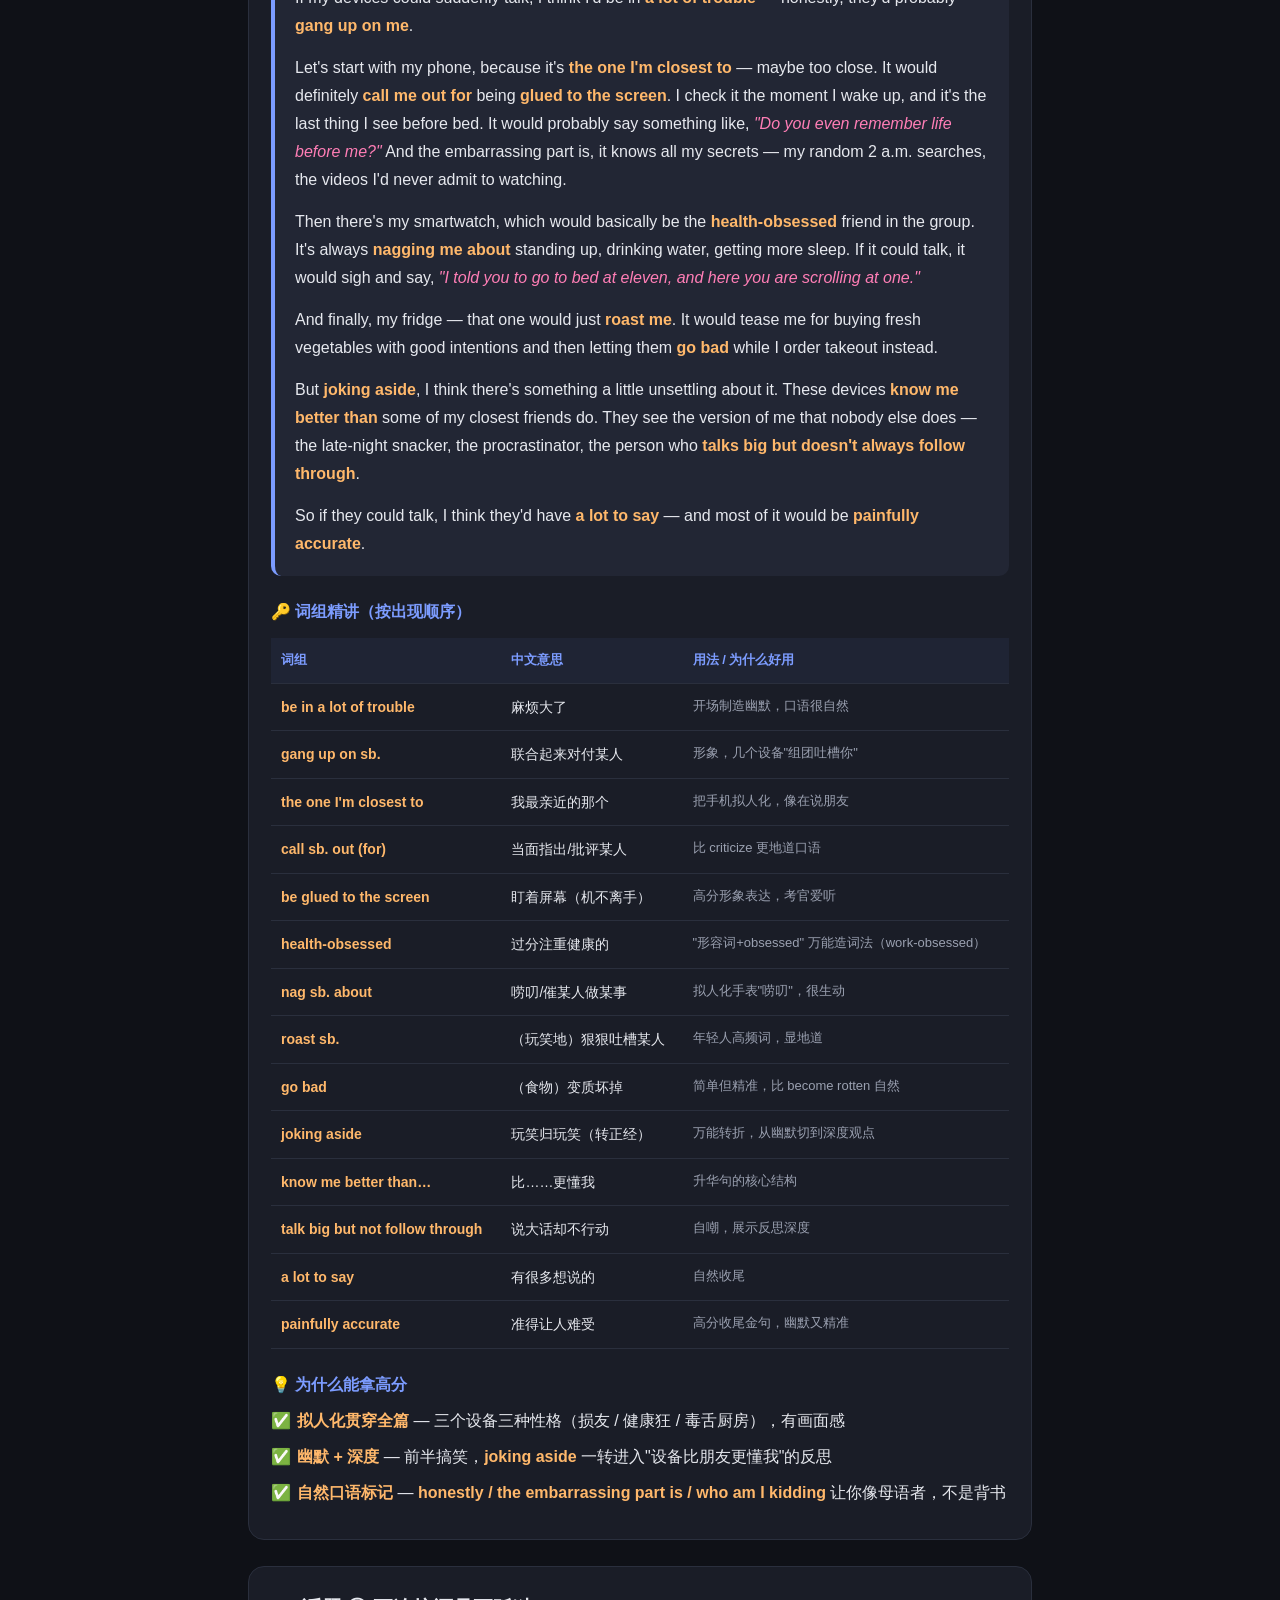
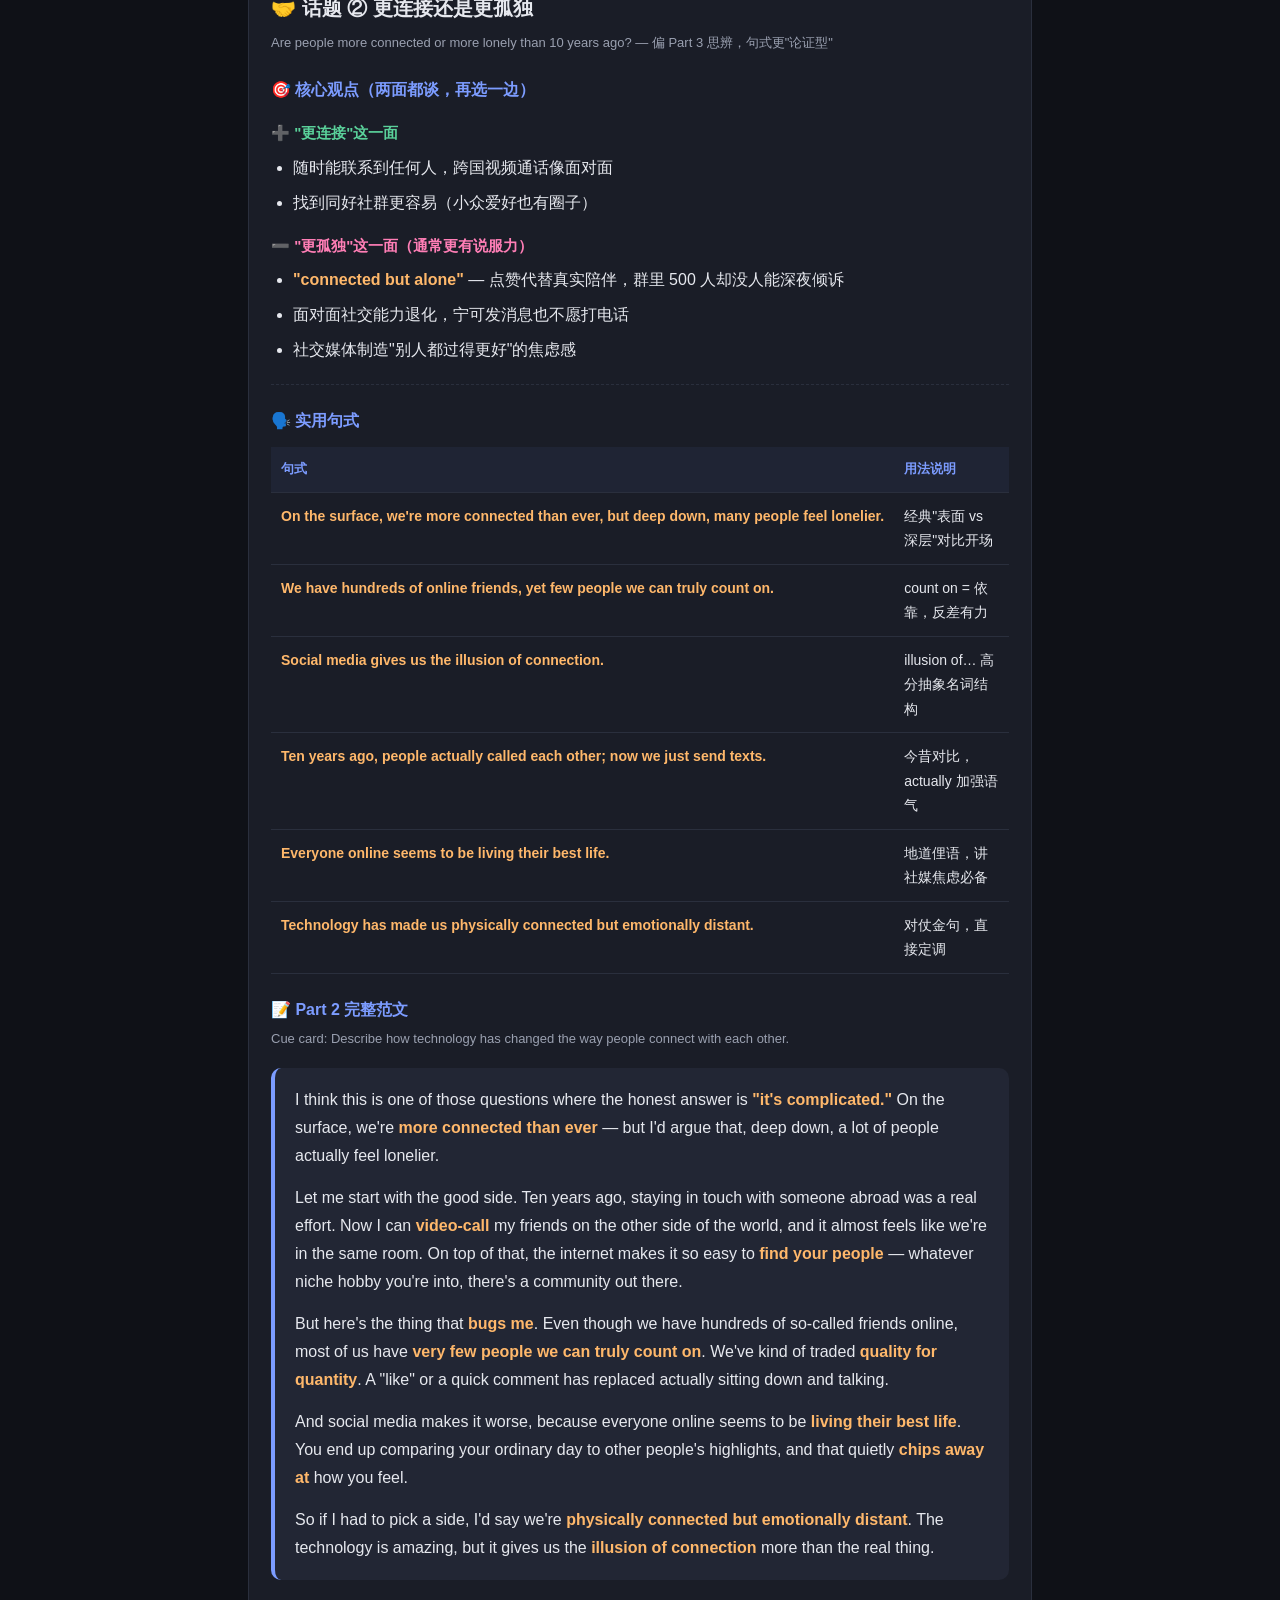
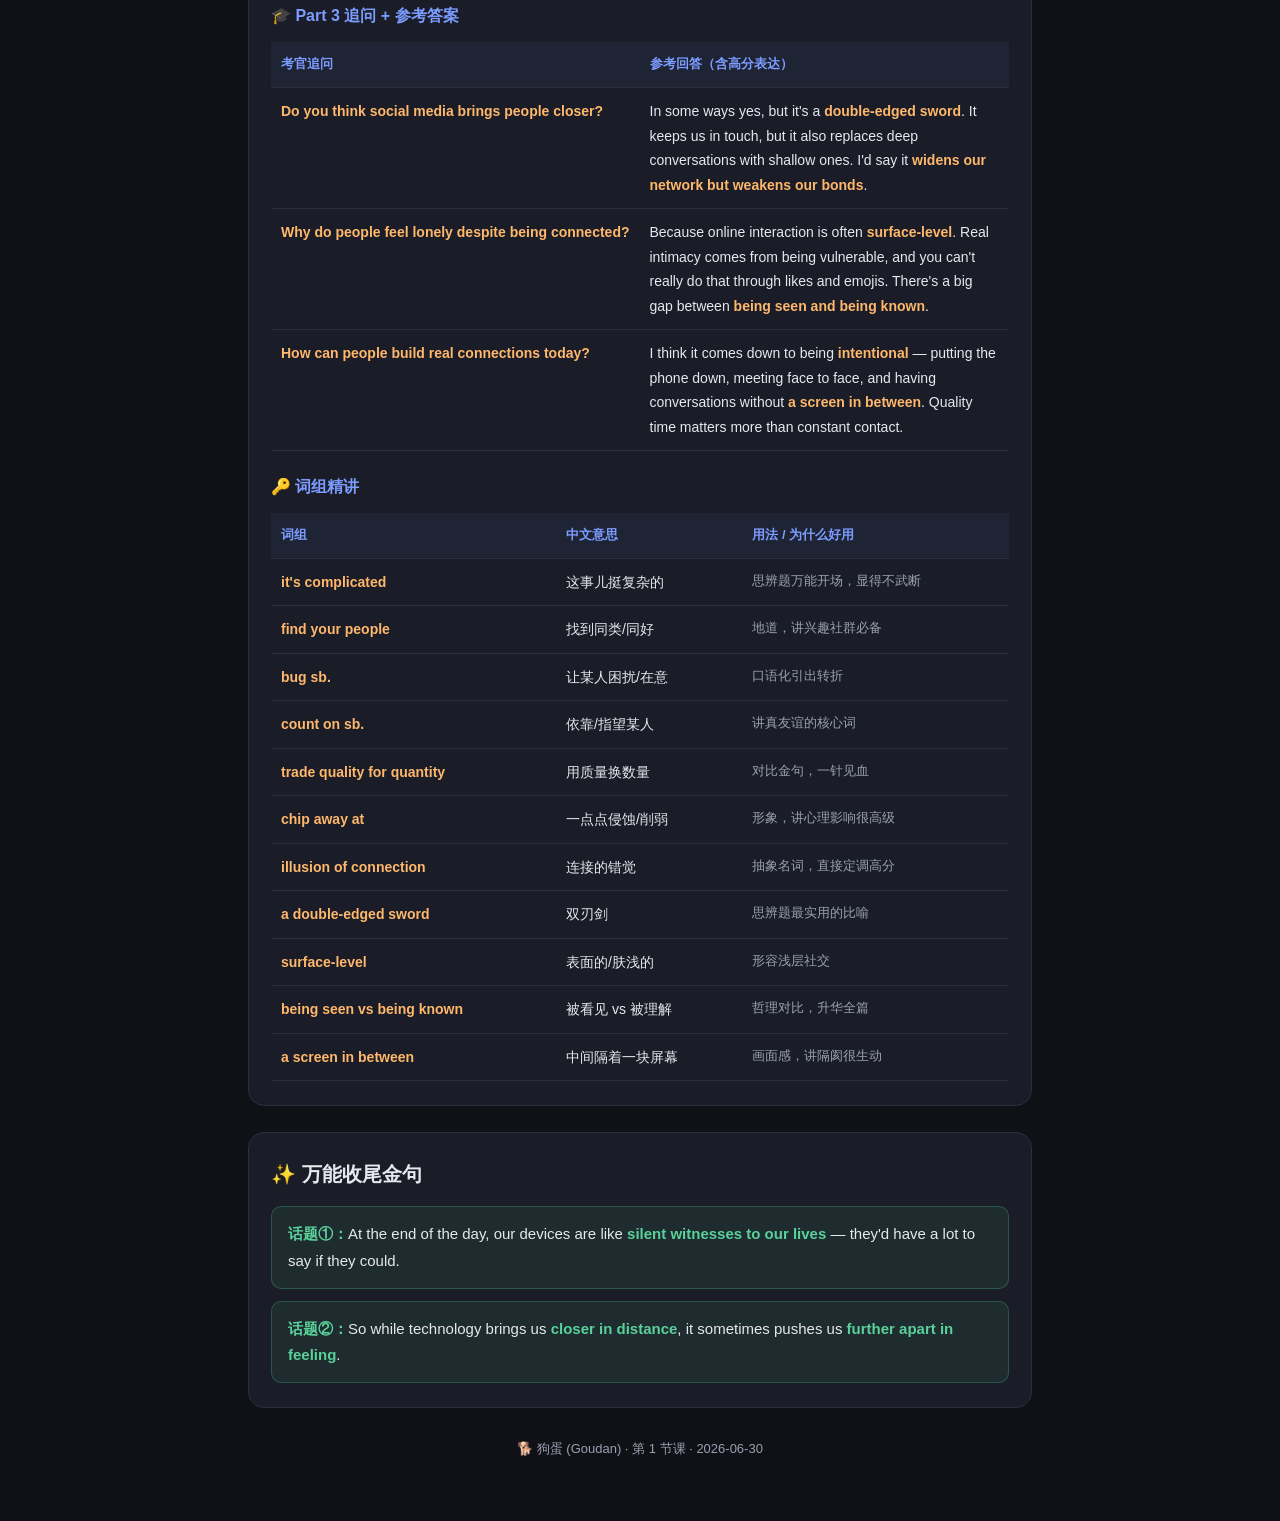
<file: lessons/2026-06-30.html>
<!DOCTYPE html>
<html lang="zh-CN">
<head>
<meta charset="UTF-8">
<meta name="viewport" content="width=device-width, initial-scale=1.0">
<title>第1节 · 会说话的设备 & 连接vs孤独</title>
<link rel="stylesheet" href="../style.css">
</head>
<body>
<header>
  <h1>🗣️ 第 1 节课</h1>
  <p>会说话的设备 · 连接 vs 孤独 — 范文 + 句式 + 词组精讲</p>
  <a class="back" href="../index.html">← 返回目录</a>
  <div class="toc">
    <a href="#method">🧠 答题心法</a>
    <a href="#t1">① 会说话的设备</a>
    <a href="#t2">② 连接 vs 孤独</a>
    <a href="#golden">万能金句</a>
  </div>
</header>

<div class="wrap">

<section id="method" style="border-color:rgba(255,184,107,.35);background:rgba(255,184,107,.06)">
  <h2>🧠 答题心法（每题必读）</h2>
  <div class="sub">口语高分的根本顺序</div>
  <p style="font-size:17px;line-height:2">
    <b>1️⃣ 先有观点（Point first）</b><br>
    听到题先想清楚 <b>“我的立场 / 态度是什么”</b>——支持哪边？觉得好还是坏？先亮出一句明确的观点，<b>不要上来就堆句子</b>。
  </p>
  <p style="font-size:17px;line-height:2">
    <b>2️⃣ 再造句子（Sentences follow）</b><br>
    观点定了，再用句式 + 词组去 <b>支撑它</b>（举例 / 解释 / 对比）。句子是为观点服务的，不是为了用而用。
  </p>
  <div class="golden" style="margin-top:16px">
    <b>一句话：</b>先回答 <b>“What do I think?”</b>，再回答 <b>“How do I say it?”</b>——顺序反了就变成背句子，考官一听就知道。
  </div>
</section>

<!-- TOPIC 1 -->
<section id="t1">
  <h2>📱 话题 ① 如果设备会说话</h2>
  <div class="sub">Describe what your devices would say about you if they could talk. — 适合 Part 2，展示个性与幽默</div>

  <h3>🎯 核心观点（选 2-3 个你最有共鸣的）</h3>
  <ul class="views">
    <li><b>手机吐槽你"机不离手"</b> — 每天盯它 6+ 小时，一起床就看，睡前最后一眼也是它</li>
    <li><b>冰箱嫌你乱买</b> — 买了菜不做、半夜偷吃、过期食物一堆</li>
    <li><b>手表替你担心健康</b> — 提醒你站起来却被忽略，熝夜还不睡</li>
    <li><b>反转视角（升华用）</b> — 它们其实最懂你的秘密（搜索记录、深夜零食、没人看见的孤独）</li>
  </ul>

  <h3>🗣️ 实用句式</h3>
  <table>
    <tr><th>句式</th><th>用法说明</th></tr>
    <tr><td>If my phone could talk, it would probably <b>complain that</b> I never put it down.</td><td>complain that… 拟人化开场万能句</td></tr>
    <tr><td>My fridge would <b>tease me for</b> buying vegetables I never actually cook.</td><td>tease sb. for… “因…而取笑”</td></tr>
    <tr><td>My watch would <b>nag me about</b> not getting enough sleep.</td><td>nag sb. about… 唱叨的固定搭配</td></tr>
    <tr><td>These devices <b>know me better than</b> most of my friends do.</td><td>升华句核心结构</td></tr>
    <tr><td>It's a bit scary how much my phone <b>has on me</b> — my searches, my secrets.</td><td>have sth. on sb. = 揌住某人把柄，地道</td></tr>
    <tr><td>I'd like to think my watch would <b>be proud of</b> my steps, but <b>who am I kidding</b>.</td><td>who am I kidding 自嘲，超自然口语</td></tr>
  </table>

  <h3>📝 Part 2 完整范文</h3>
  <div class="essay">
    <p>If my devices could suddenly talk, I think I'd be in <b>a lot of trouble</b> — honestly, they'd probably <b>gang up on me</b>.</p>
    <p>Let's start with my phone, because it's <b>the one I'm closest to</b> — maybe too close. It would definitely <b>call me out for</b> being <b>glued to the screen</b>. I check it the moment I wake up, and it's the last thing I see before bed. It would probably say something like, <em>"Do you even remember life before me?"</em> And the embarrassing part is, it knows all my secrets — my random 2 a.m. searches, the videos I'd never admit to watching.</p>
    <p>Then there's my smartwatch, which would basically be the <b>health-obsessed</b> friend in the group. It's always <b>nagging me about</b> standing up, drinking water, getting more sleep. If it could talk, it would sigh and say, <em>"I told you to go to bed at eleven, and here you are scrolling at one."</em></p>
    <p>And finally, my fridge — that one would just <b>roast me</b>. It would tease me for buying fresh vegetables with good intentions and then letting them <b>go bad</b> while I order takeout instead.</p>
    <p>But <b>joking aside</b>, I think there's something a little unsettling about it. These devices <b>know me better than</b> some of my closest friends do. They see the version of me that nobody else does — the late-night snacker, the procrastinator, the person who <b>talks big but doesn't always follow through</b>.</p>
    <p>So if they could talk, I think they'd have <b>a lot to say</b> — and most of it would be <b>painfully accurate</b>.</p>
  </div>

  <h3>🔑 词组精讲（按出现顺序）</h3>
  <table>
    <tr><th>词组</th><th>中文意思</th><th>用法 / 为什么好用</th></tr>
    <tr><td>be in a lot of trouble</td><td>麻烦大了</td><td>开场制造幽默，口语很自然</td></tr>
    <tr><td>gang up on sb.</td><td>联合起来对付某人</td><td>形象，几个设备"组团吐槽你"</td></tr>
    <tr><td>the one I'm closest to</td><td>我最亲近的那个</td><td>把手机拟人化，像在说朋友</td></tr>
    <tr><td>call sb. out (for)</td><td>当面指出/批评某人</td><td>比 criticize 更地道口语</td></tr>
    <tr><td>be glued to the screen</td><td>盯着屏幕（机不离手）</td><td>高分形象表达，考官爱听</td></tr>
    <tr><td>health-obsessed</td><td>过分注重健康的</td><td>"形容词+obsessed" 万能造词法（work-obsessed）</td></tr>
    <tr><td>nag sb. about</td><td>唠叨/催某人做某事</td><td>拟人化手表"唠叨"，很生动</td></tr>
    <tr><td>roast sb.</td><td>（玩笑地）狠狠吐槽某人</td><td>年轻人高频词，显地道</td></tr>
    <tr><td>go bad</td><td>（食物）变质坏掉</td><td>简单但精准，比 become rotten 自然</td></tr>
    <tr><td>joking aside</td><td>玩笑归玩笑（转正经）</td><td>万能转折，从幽默切到深度观点</td></tr>
    <tr><td>know me better than…</td><td>比……更懂我</td><td>升华句的核心结构</td></tr>
    <tr><td>talk big but not follow through</td><td>说大话却不行动</td><td>自嘲，展示反思深度</td></tr>
    <tr><td>a lot to say</td><td>有很多想说的</td><td>自然收尾</td></tr>
    <tr><td>painfully accurate</td><td>准得让人难受</td><td>高分收尾金句，幽默又精准</td></tr>
  </table>

  <h3>💡 为什么能拿高分</h3>
  <ul class="tips">
    <li><b>拟人化贯穿全篇</b> — 三个设备三种性格（损友 / 健康狂 / 毒舌厨房），有画面感</li>
    <li><b>幽默 + 深度</b> — 前半搞笑，<span class="phrase-inline">joking aside</span> 一转进入"设备比朋友更懂我"的反思</li>
    <li><b>自然口语标记</b> — <span class="phrase-inline">honestly / the embarrassing part is / who am I kidding</span> 让你像母语者，不是背书</li>
  </ul>
</section>

<!-- TOPIC 2 -->
<section id="t2">
  <h2>🤝 话题 ② 更连接还是更孤独</h2>
  <div class="sub">Are people more connected or more lonely than 10 years ago? — 偏 Part 3 思辨，句式更"论证型"</div>

  <h3>🎯 核心观点（两面都谈，再选一边）</h3>

  <div class="side">➕ "更连接"这一面</div>
  <ul class="views">
    <li>随时能联系到任何人，跨国视频通话像面对面</li>
    <li>找到同好社群更容易（小众爱好也有圈子）</li>
  </ul>

  <div class="side lonely">➖ "更孤独"这一面（通常更有说服力）</div>
  <ul class="views">
    <li><b>"connected but alone"</b> — 点赞代替真实陪伴，群里 500 人却没人能深夜倾诉</li>
    <li>面对面社交能力退化，宁可发消息也不愿打电话</li>
    <li>社交媒体制造"别人都过得更好"的焦虑感</li>
  </ul>

  <hr>

  <h3>🗣️ 实用句式</h3>
  <table>
    <tr><th>句式</th><th>用法说明</th></tr>
    <tr><td>On the surface, we're <b>more connected than ever</b>, but deep down, many people feel lonelier.</td><td>经典"表面 vs 深层"对比开场</td></tr>
    <tr><td>We have hundreds of online friends, yet <b>few people we can truly count on</b>.</td><td>count on = 依靠，反差有力</td></tr>
    <tr><td>Social media gives us the <b>illusion of connection</b>.</td><td>illusion of… 高分抽象名词结构</td></tr>
    <tr><td>Ten years ago, people <b>actually called each other</b>; now we just send texts.</td><td>今昔对比，actually 加强语气</td></tr>
    <tr><td>Everyone online seems to be <b>living their best life</b>.</td><td>地道俚语，讲社媒焦虑必备</td></tr>
    <tr><td>Technology has made us <b>physically connected but emotionally distant</b>.</td><td>对仗金句，直接定调</td></tr>
  </table>

  <h3>📝 Part 2 完整范文</h3>
  <div class="sub" style="margin-top:-4px">Cue card: Describe how technology has changed the way people connect with each other.</div>
  <div class="essay">
    <p>I think this is one of those questions where the honest answer is <b>"it's complicated."</b> On the surface, we're <b>more connected than ever</b> — but I'd argue that, deep down, a lot of people actually feel lonelier.</p>
    <p>Let me start with the good side. Ten years ago, staying in touch with someone abroad was a real effort. Now I can <b>video-call</b> my friends on the other side of the world, and it almost feels like we're in the same room. On top of that, the internet makes it so easy to <b>find your people</b> — whatever niche hobby you're into, there's a community out there.</p>
    <p>But here's the thing that <b>bugs me</b>. Even though we have hundreds of so-called friends online, most of us have <b>very few people we can truly count on</b>. We've kind of traded <b>quality for quantity</b>. A "like" or a quick comment has replaced actually sitting down and talking.</p>
    <p>And social media makes it worse, because everyone online seems to be <b>living their best life</b>. You end up comparing your ordinary day to other people's highlights, and that quietly <b>chips away at</b> how you feel.</p>
    <p>So if I had to pick a side, I'd say we're <b>physically connected but emotionally distant</b>. The technology is amazing, but it gives us the <b>illusion of connection</b> more than the real thing.</p>
  </div>

  <h3>🎓 Part 3 追问 + 参考答案</h3>
  <table>
    <tr><th>考官追问</th><th>参考回答（含高分表达）</th></tr>
    <tr><td>Do you think social media brings people closer?</td><td>In some ways yes, but it's a <b>double-edged sword</b>. It keeps us in touch, but it also replaces deep conversations with shallow ones. I'd say it <b>widens our network but weakens our bonds</b>.</td></tr>
    <tr><td>Why do people feel lonely despite being connected?</td><td>Because online interaction is often <b>surface-level</b>. Real intimacy comes from being vulnerable, and you can't really do that through likes and emojis. There's a big gap between <b>being seen and being known</b>.</td></tr>
    <tr><td>How can people build real connections today?</td><td>I think it comes down to being <b>intentional</b> — putting the phone down, meeting face to face, and having conversations without <b>a screen in between</b>. Quality time matters more than constant contact.</td></tr>
  </table>

  <h3>🔑 词组精讲</h3>
  <table>
    <tr><th>词组</th><th>中文意思</th><th>用法 / 为什么好用</th></tr>
    <tr><td>it's complicated</td><td>这事儿挺复杂的</td><td>思辨题万能开场，显得不武断</td></tr>
    <tr><td>find your people</td><td>找到同类/同好</td><td>地道，讲兴趣社群必备</td></tr>
    <tr><td>bug sb.</td><td>让某人困扰/在意</td><td>口语化引出转折</td></tr>
    <tr><td>count on sb.</td><td>依靠/指望某人</td><td>讲真友谊的核心词</td></tr>
    <tr><td>trade quality for quantity</td><td>用质量换数量</td><td>对比金句，一针见血</td></tr>
    <tr><td>chip away at</td><td>一点点侵蚀/削弱</td><td>形象，讲心理影响很高级</td></tr>
    <tr><td>illusion of connection</td><td>连接的错觉</td><td>抽象名词，直接定调高分</td></tr>
    <tr><td>a double-edged sword</td><td>双刃剑</td><td>思辨题最实用的比喻</td></tr>
    <tr><td>surface-level</td><td>表面的/肤浅的</td><td>形容浅层社交</td></tr>
    <tr><td>being seen vs being known</td><td>被看见 vs 被理解</td><td>哲理对比，升华全篇</td></tr>
    <tr><td>a screen in between</td><td>中间隔着一块屏幕</td><td>画面感，讲隔阂很生动</td></tr>
  </table>
</section>

<!-- GOLDEN -->
<section id="golden">
  <h2>✨ 万能收尾金句</h2>
  <div class="golden">
    <p><b>话题①：</b>At the end of the day, our devices are like <b>silent witnesses to our lives</b> — they'd have a lot to say if they could.</p>
  </div>
  <div class="golden" style="margin-top:12px">
    <p><b>话题②：</b>So while technology brings us <b>closer in distance</b>, it sometimes pushes us <b>further apart in feeling</b>.</p>
  </div>
</section>

<footer>
  🐕 狗蛋 (Goudan) · 第 1 节课 · 2026-06-30
</footer>

</div>
</body>
</html>
</file>
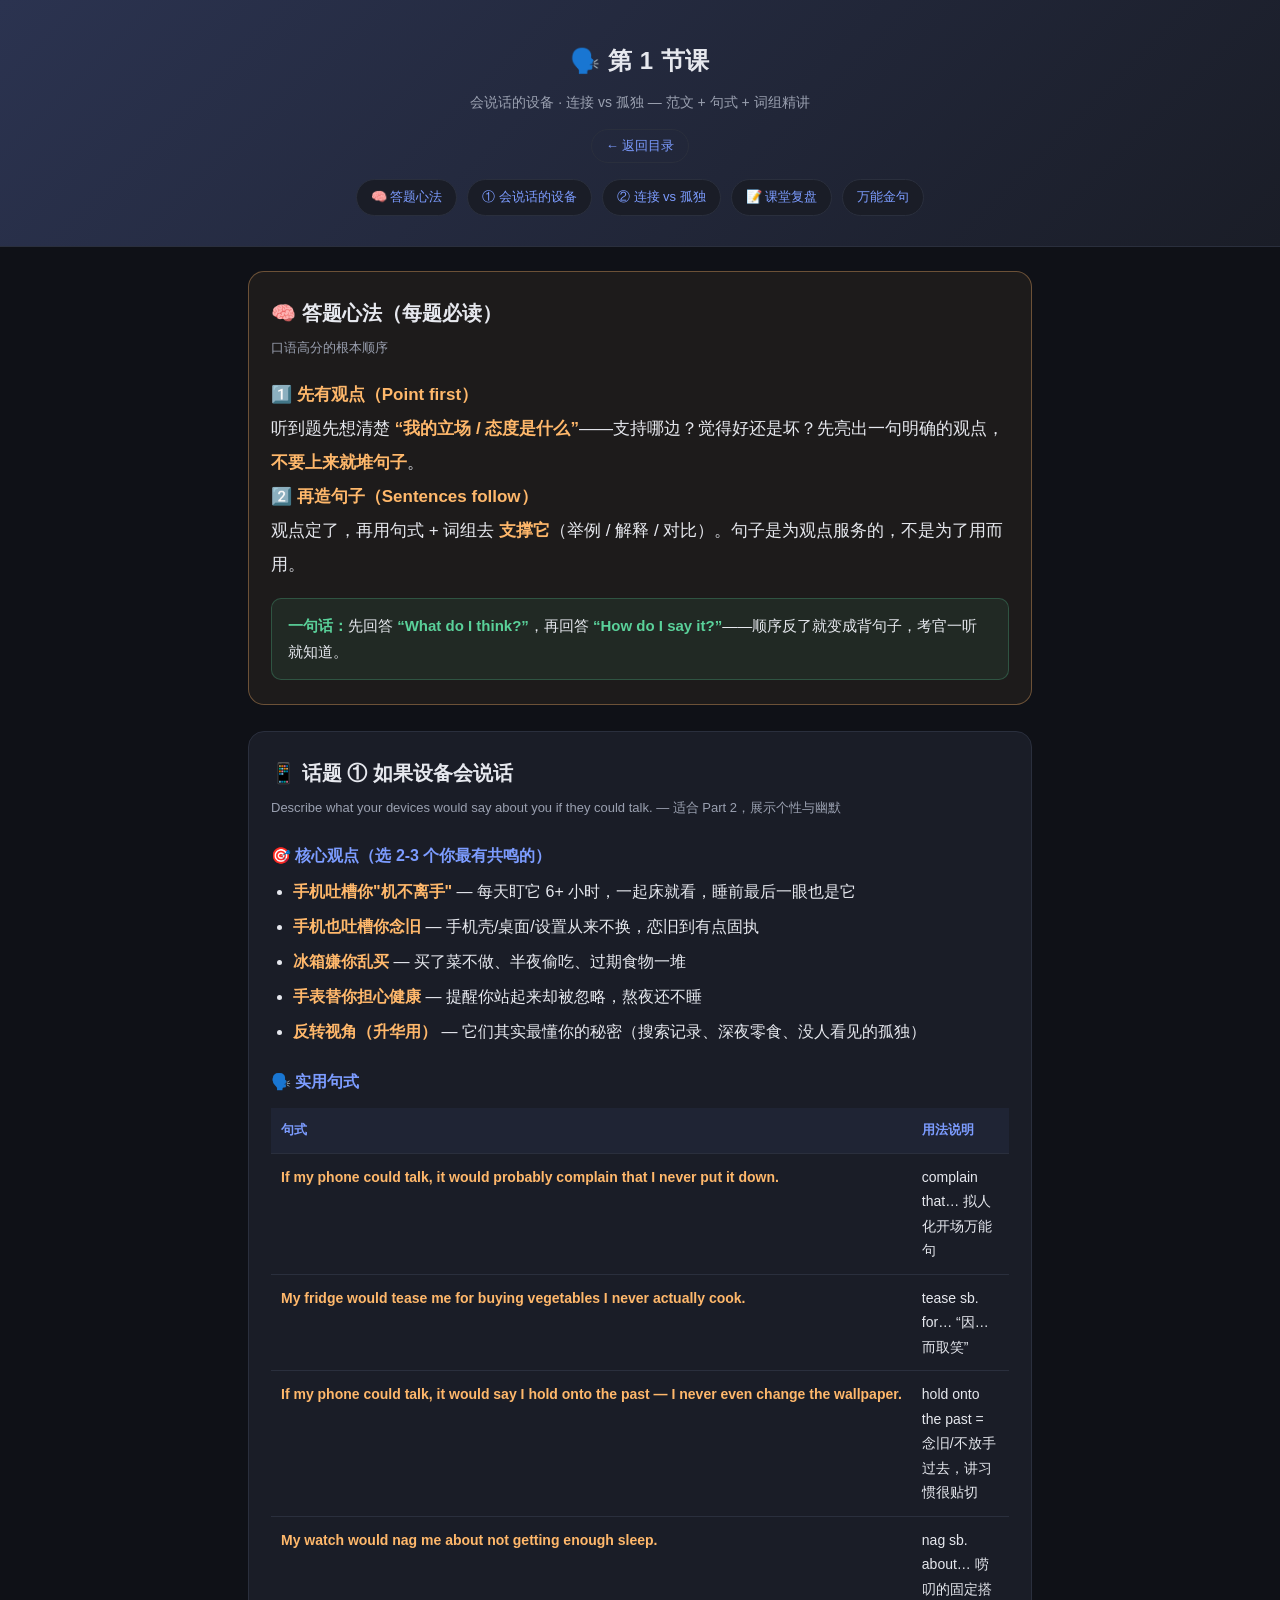
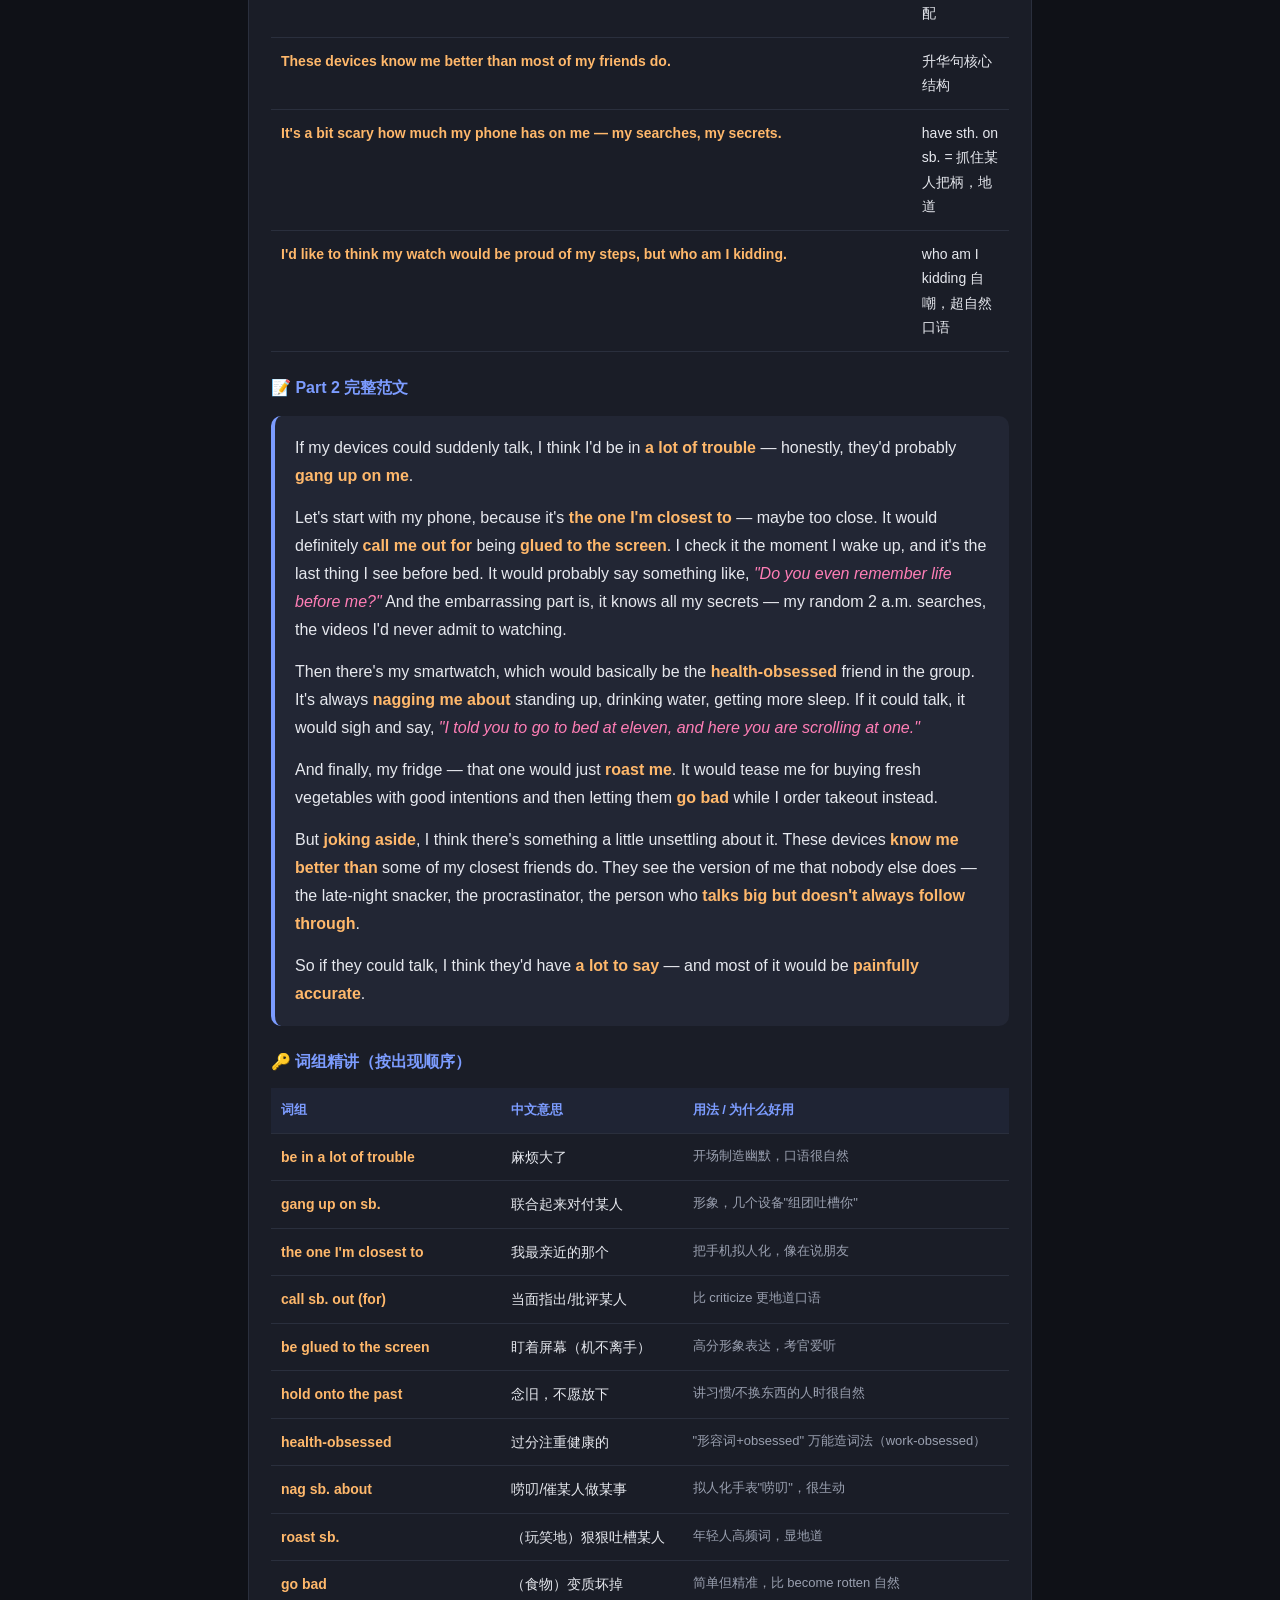
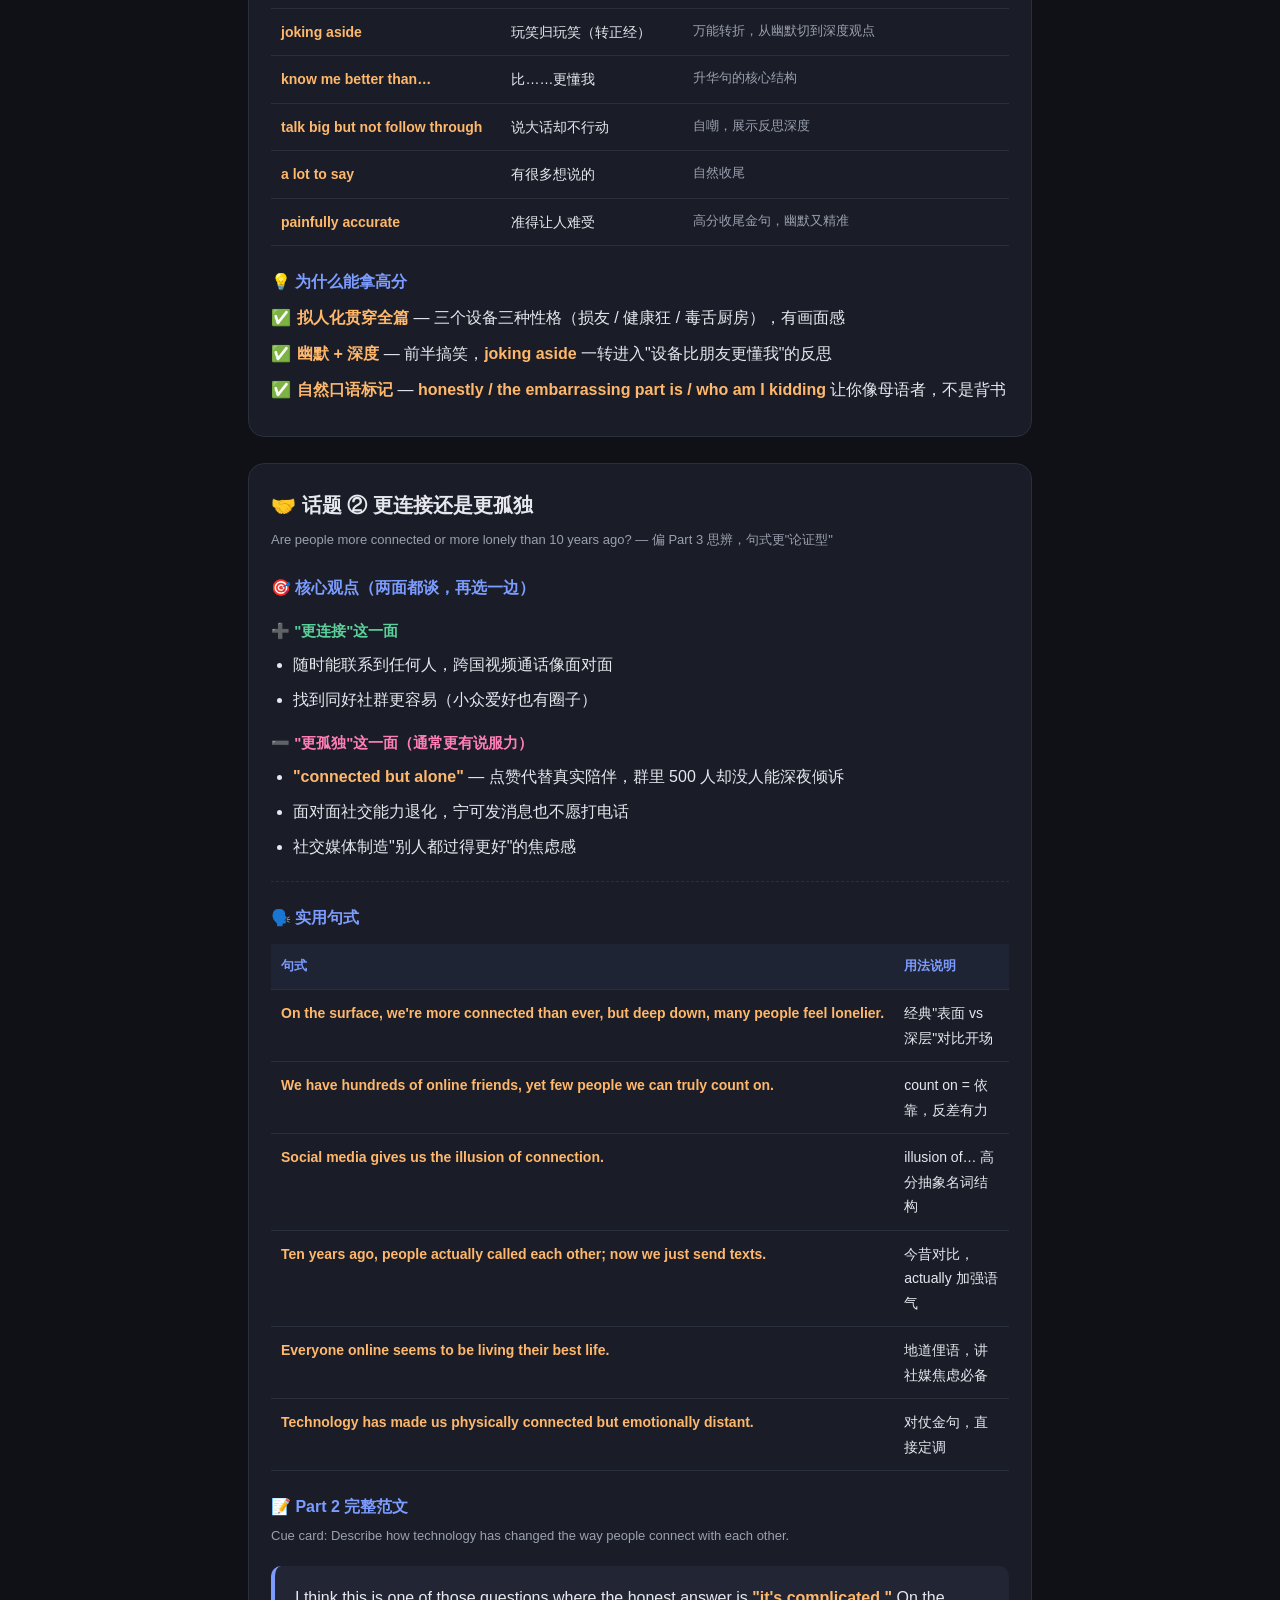
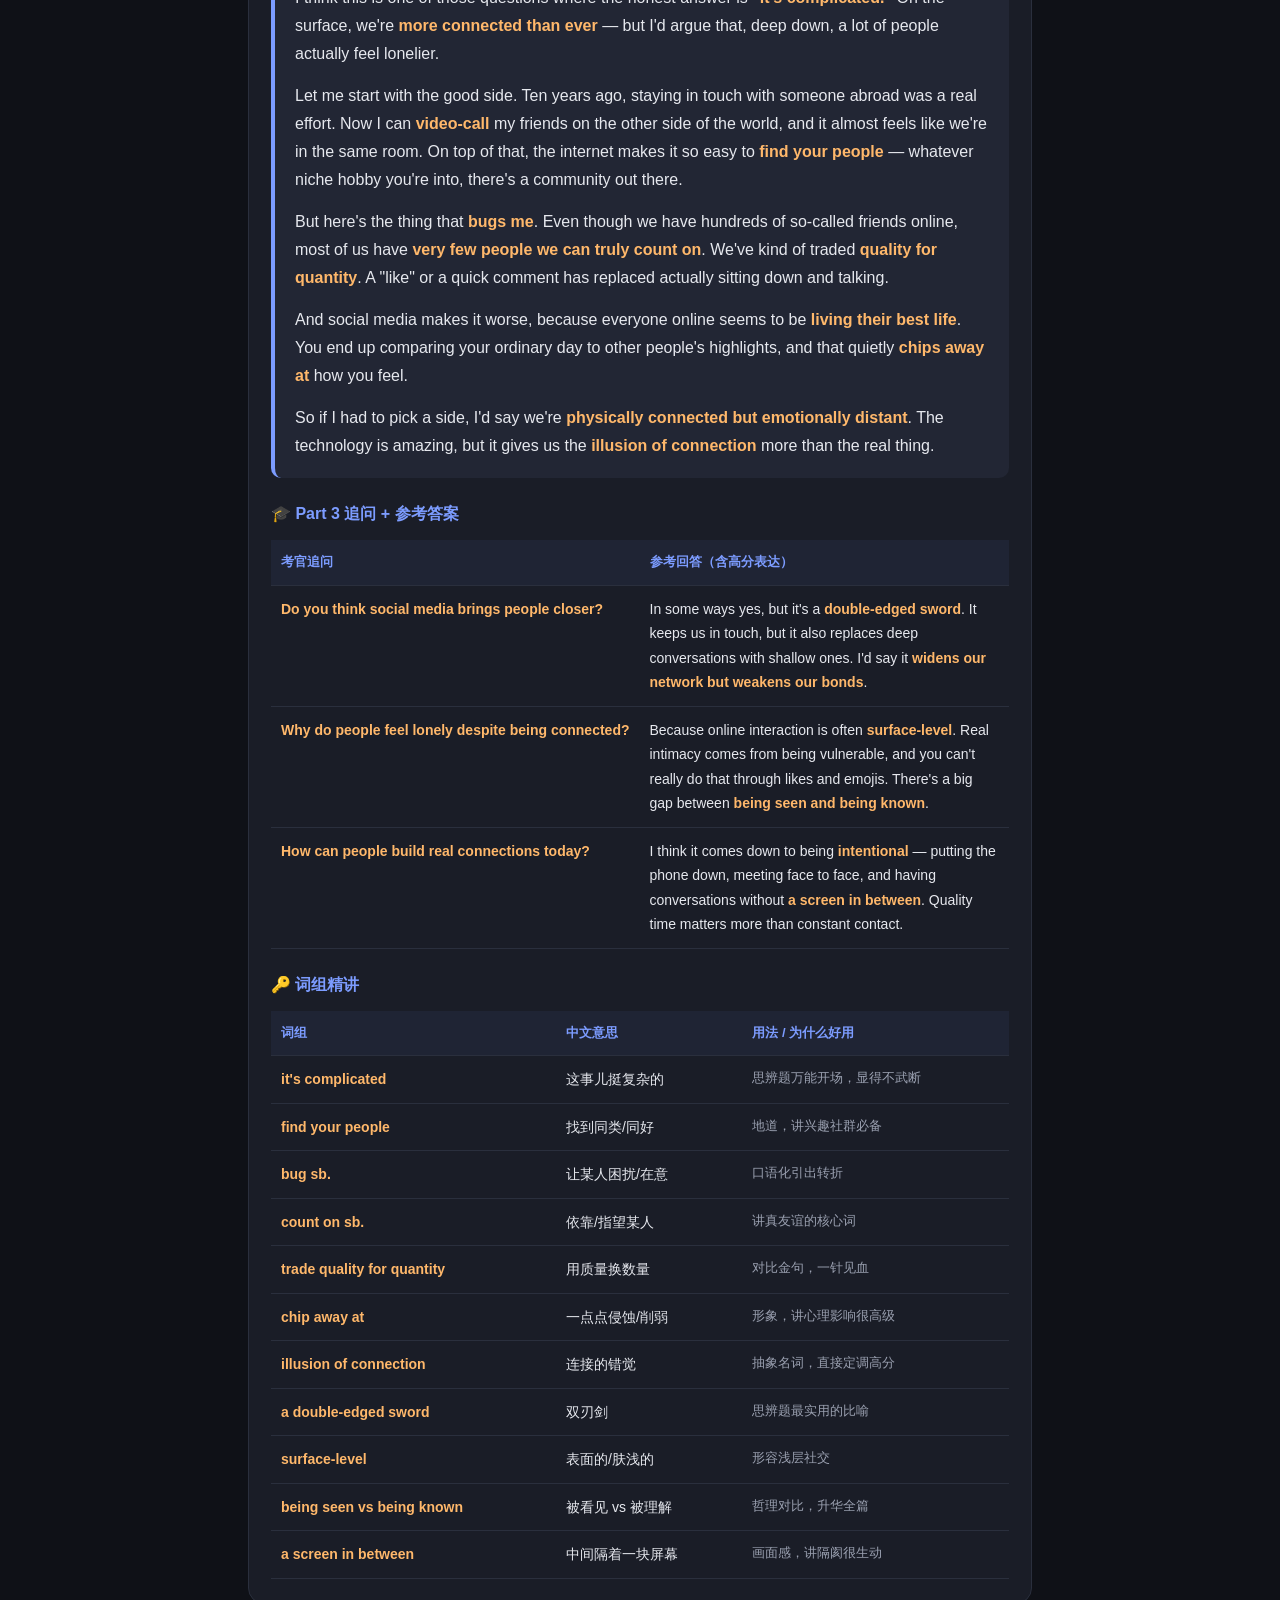
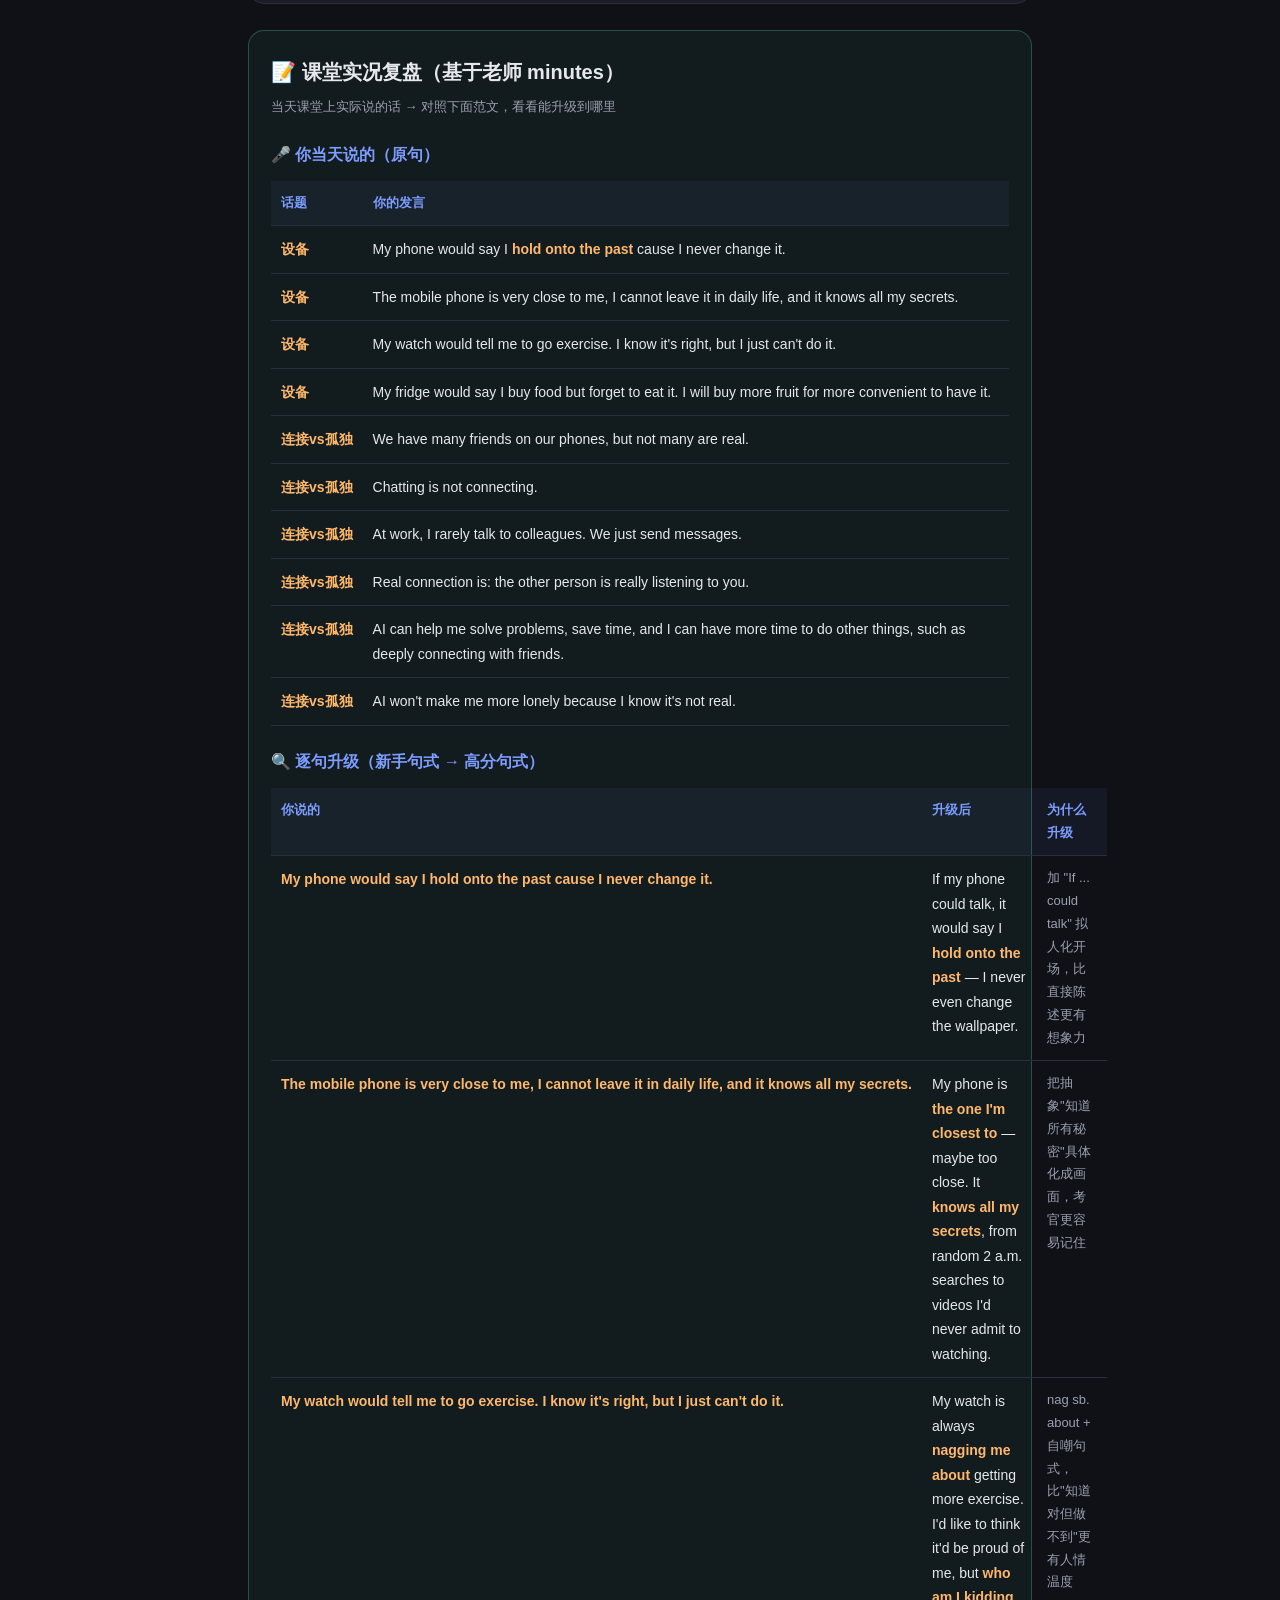
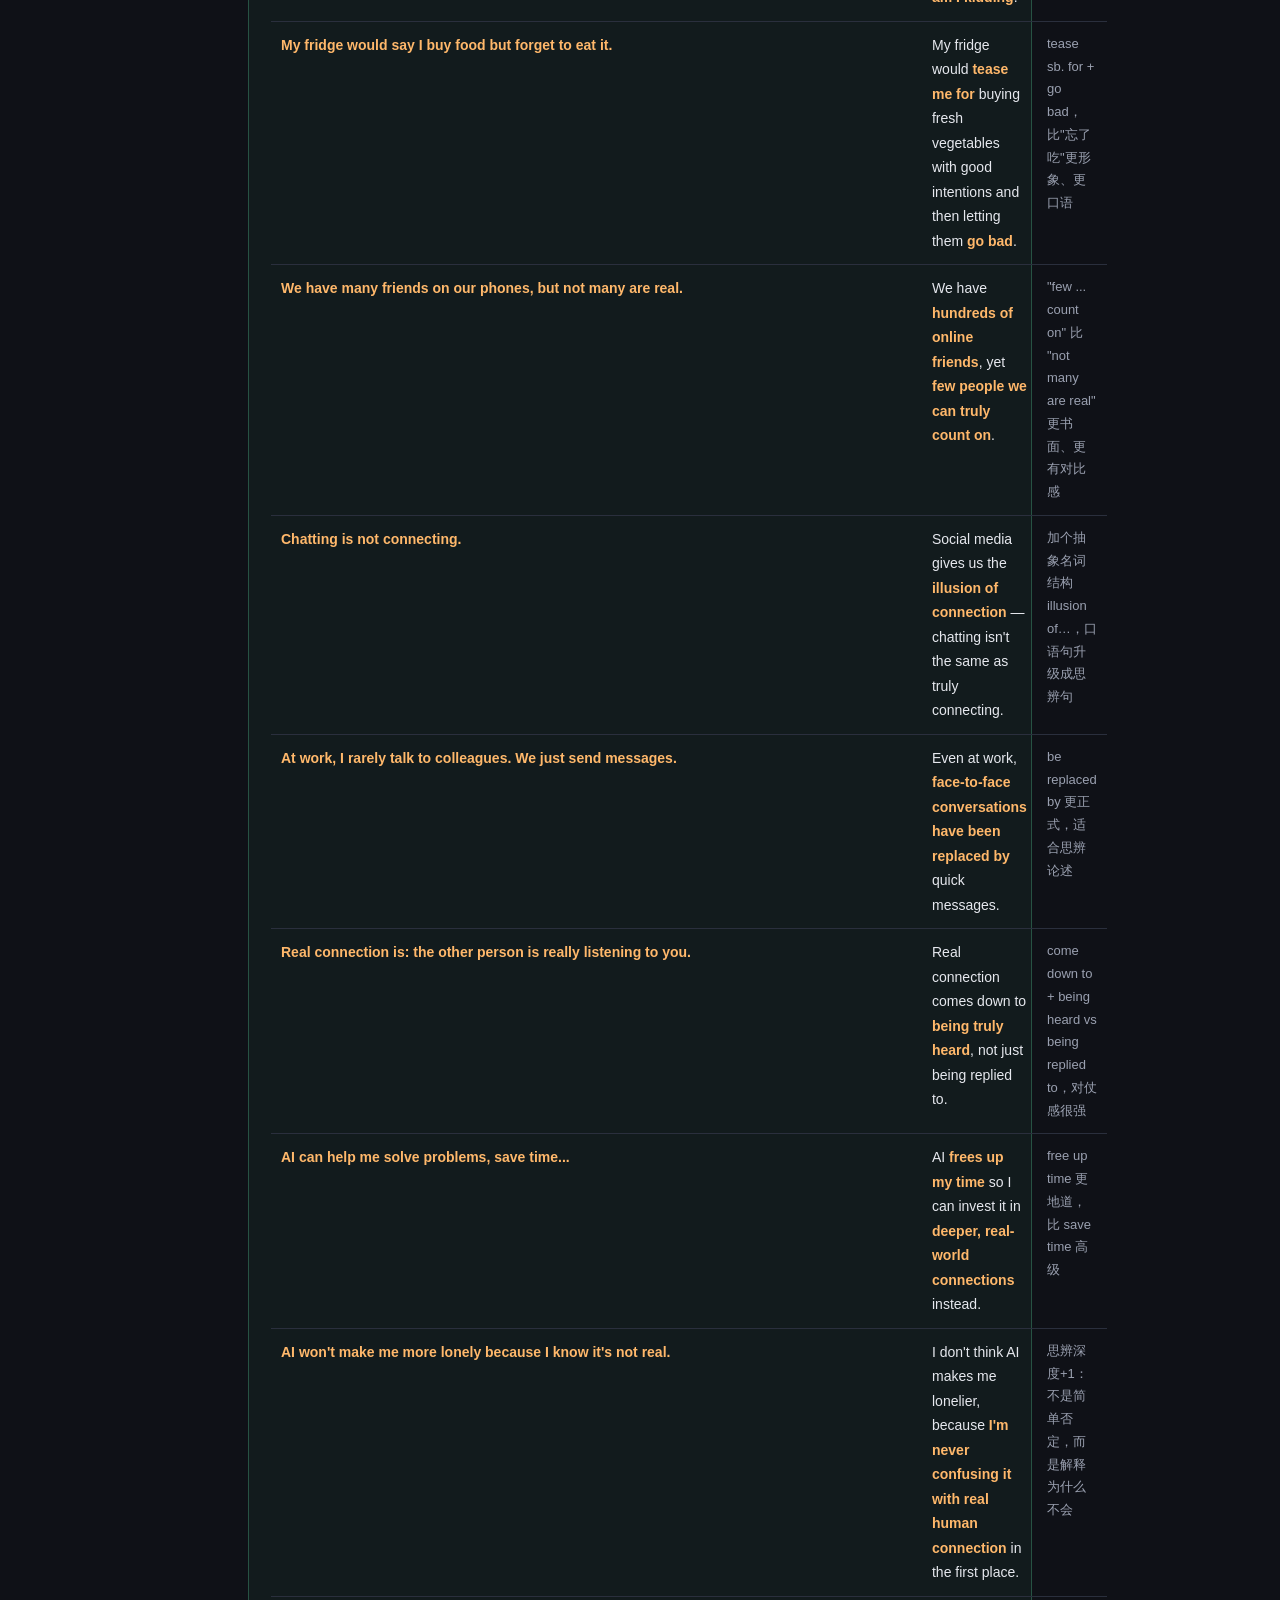
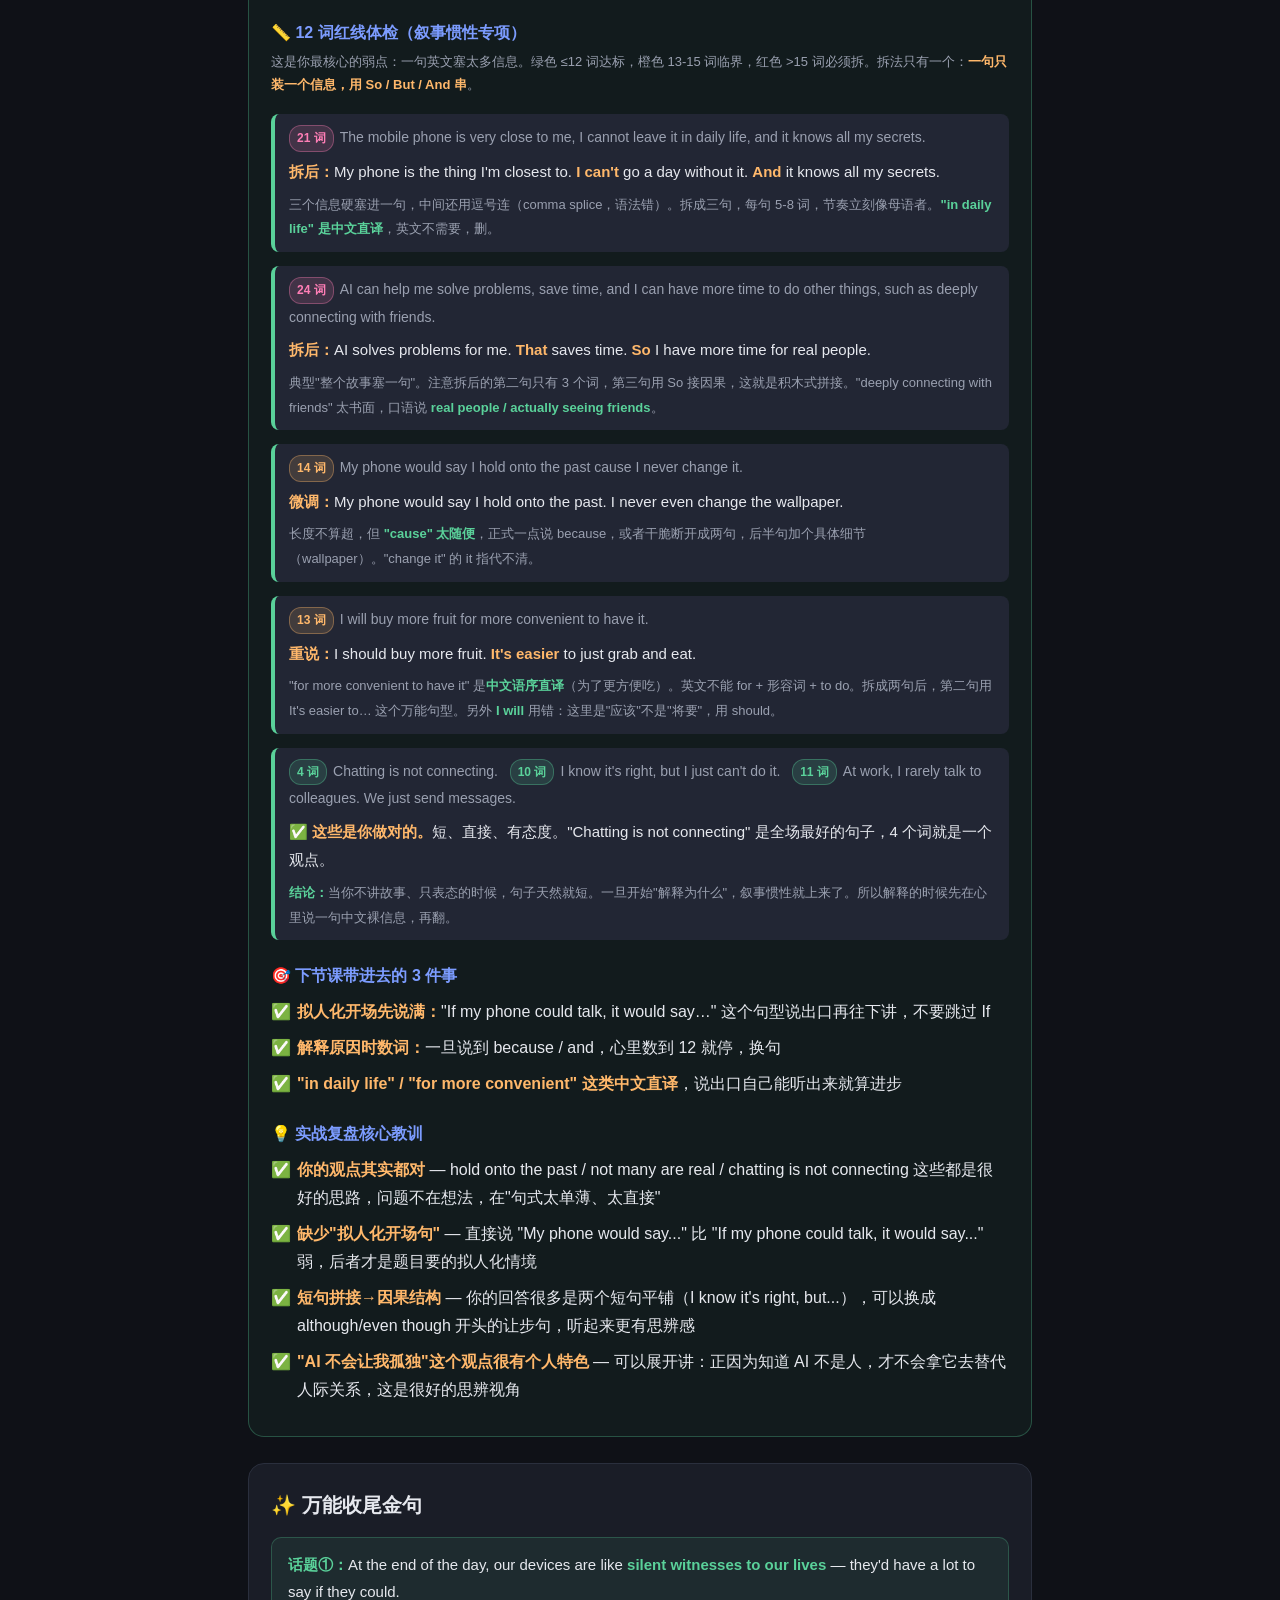
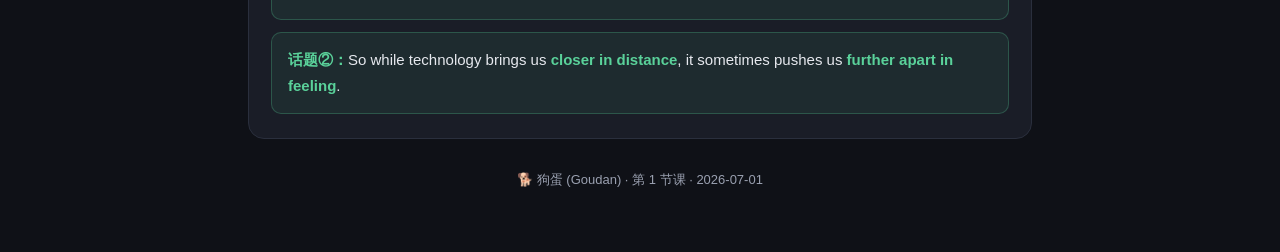
<file: lessons/2026-07-01.html>
<!DOCTYPE html>
<html lang="zh-CN">
<head>
<meta charset="UTF-8">
<meta name="viewport" content="width=device-width, initial-scale=1.0">
<title>第1节 · 会说话的设备 & 连接vs孤独</title>
<link rel="stylesheet" href="../style.css">
</head>
<body>
<header>
  <h1>🗣️ 第 1 节课</h1>
  <p>会说话的设备 · 连接 vs 孤独 — 范文 + 句式 + 词组精讲</p>
  <a class="back" href="../index.html">← 返回目录</a>
  <div class="toc">
    <a href="#method">🧠 答题心法</a>
    <a href="#t1">① 会说话的设备</a>
    <a href="#t2">② 连接 vs 孤独</a>
    <a href="#review">📝 课堂复盘</a>
    <a href="#golden">万能金句</a>
  </div>
</header>

<div class="wrap">

<section id="method" style="border-color:rgba(255,184,107,.35);background:rgba(255,184,107,.06)">
  <h2>🧠 答题心法（每题必读）</h2>
  <div class="sub">口语高分的根本顺序</div>
  <p style="font-size:17px;line-height:2">
    <b>1️⃣ 先有观点（Point first）</b><br>
    听到题先想清楚 <b>“我的立场 / 态度是什么”</b>——支持哪边？觉得好还是坏？先亮出一句明确的观点，<b>不要上来就堆句子</b>。
  </p>
  <p style="font-size:17px;line-height:2">
    <b>2️⃣ 再造句子（Sentences follow）</b><br>
    观点定了，再用句式 + 词组去 <b>支撑它</b>（举例 / 解释 / 对比）。句子是为观点服务的，不是为了用而用。
  </p>
  <div class="golden" style="margin-top:16px">
    <b>一句话：</b>先回答 <b>“What do I think?”</b>，再回答 <b>“How do I say it?”</b>——顺序反了就变成背句子，考官一听就知道。
  </div>
</section>

<!-- TOPIC 1 -->
<section id="t1">
  <h2>📱 话题 ① 如果设备会说话</h2>
  <div class="sub">Describe what your devices would say about you if they could talk. — 适合 Part 2，展示个性与幽默</div>

  <h3>🎯 核心观点（选 2-3 个你最有共鸣的）</h3>
  <ul class="views">
    <li><b>手机吐槽你"机不离手"</b> — 每天盯它 6+ 小时，一起床就看，睡前最后一眼也是它</li>
    <li><b>手机也吐槽你念旧</b> — 手机壳/桌面/设置从来不换，恋旧到有点固执</li>
    <li><b>冰箱嫌你乱买</b> — 买了菜不做、半夜偷吃、过期食物一堆</li>
    <li><b>手表替你担心健康</b> — 提醒你站起来却被忽略，熬夜还不睡</li>
    <li><b>反转视角（升华用）</b> — 它们其实最懂你的秘密（搜索记录、深夜零食、没人看见的孤独）</li>
  </ul>

  <h3>🗣️ 实用句式</h3>
  <table>
    <tr><th>句式</th><th>用法说明</th></tr>
    <tr><td>If my phone could talk, it would probably <b>complain that</b> I never put it down.</td><td>complain that… 拟人化开场万能句</td></tr>
    <tr><td>My fridge would <b>tease me for</b> buying vegetables I never actually cook.</td><td>tease sb. for… “因…而取笑”</td></tr>
    <tr><td>If my phone could talk, it would say I <b>hold onto the past</b> — I never even change the wallpaper.</td><td>hold onto the past = 念旧/不放手过去，讲习惯很贴切</td></tr>
    <tr><td>My watch would <b>nag me about</b> not getting enough sleep.</td><td>nag sb. about… 唠叨的固定搭配</td></tr>
    <tr><td>These devices <b>know me better than</b> most of my friends do.</td><td>升华句核心结构</td></tr>
    <tr><td>It's a bit scary how much my phone <b>has on me</b> — my searches, my secrets.</td><td>have sth. on sb. = 抓住某人把柄，地道</td></tr>
    <tr><td>I'd like to think my watch would <b>be proud of</b> my steps, but <b>who am I kidding</b>.</td><td>who am I kidding 自嘲，超自然口语</td></tr>
  </table>

  <h3>📝 Part 2 完整范文</h3>
  <div class="essay">
    <p>If my devices could suddenly talk, I think I'd be in <b>a lot of trouble</b> — honestly, they'd probably <b>gang up on me</b>.</p>
    <p>Let's start with my phone, because it's <b>the one I'm closest to</b> — maybe too close. It would definitely <b>call me out for</b> being <b>glued to the screen</b>. I check it the moment I wake up, and it's the last thing I see before bed. It would probably say something like, <em>"Do you even remember life before me?"</em> And the embarrassing part is, it knows all my secrets — my random 2 a.m. searches, the videos I'd never admit to watching.</p>
    <p>Then there's my smartwatch, which would basically be the <b>health-obsessed</b> friend in the group. It's always <b>nagging me about</b> standing up, drinking water, getting more sleep. If it could talk, it would sigh and say, <em>"I told you to go to bed at eleven, and here you are scrolling at one."</em></p>
    <p>And finally, my fridge — that one would just <b>roast me</b>. It would tease me for buying fresh vegetables with good intentions and then letting them <b>go bad</b> while I order takeout instead.</p>
    <p>But <b>joking aside</b>, I think there's something a little unsettling about it. These devices <b>know me better than</b> some of my closest friends do. They see the version of me that nobody else does — the late-night snacker, the procrastinator, the person who <b>talks big but doesn't always follow through</b>.</p>
    <p>So if they could talk, I think they'd have <b>a lot to say</b> — and most of it would be <b>painfully accurate</b>.</p>
  </div>

  <h3>🔑 词组精讲（按出现顺序）</h3>
  <table>
    <tr><th>词组</th><th>中文意思</th><th>用法 / 为什么好用</th></tr>
    <tr><td>be in a lot of trouble</td><td>麻烦大了</td><td>开场制造幽默，口语很自然</td></tr>
    <tr><td>gang up on sb.</td><td>联合起来对付某人</td><td>形象，几个设备"组团吐槽你"</td></tr>
    <tr><td>the one I'm closest to</td><td>我最亲近的那个</td><td>把手机拟人化，像在说朋友</td></tr>
    <tr><td>call sb. out (for)</td><td>当面指出/批评某人</td><td>比 criticize 更地道口语</td></tr>
    <tr><td>be glued to the screen</td><td>盯着屏幕（机不离手）</td><td>高分形象表达，考官爱听</td></tr>
    <tr><td>hold onto the past</td><td>念旧，不愿放下</td><td>讲习惯/不换东西的人时很自然</td></tr>
    <tr><td>health-obsessed</td><td>过分注重健康的</td><td>"形容词+obsessed" 万能造词法（work-obsessed）</td></tr>
    <tr><td>nag sb. about</td><td>唠叨/催某人做某事</td><td>拟人化手表"唠叨"，很生动</td></tr>
    <tr><td>roast sb.</td><td>（玩笑地）狠狠吐槽某人</td><td>年轻人高频词，显地道</td></tr>
    <tr><td>go bad</td><td>（食物）变质坏掉</td><td>简单但精准，比 become rotten 自然</td></tr>
    <tr><td>joking aside</td><td>玩笑归玩笑（转正经）</td><td>万能转折，从幽默切到深度观点</td></tr>
    <tr><td>know me better than…</td><td>比……更懂我</td><td>升华句的核心结构</td></tr>
    <tr><td>talk big but not follow through</td><td>说大话却不行动</td><td>自嘲，展示反思深度</td></tr>
    <tr><td>a lot to say</td><td>有很多想说的</td><td>自然收尾</td></tr>
    <tr><td>painfully accurate</td><td>准得让人难受</td><td>高分收尾金句，幽默又精准</td></tr>
  </table>

  <h3>💡 为什么能拿高分</h3>
  <ul class="tips">
    <li><b>拟人化贯穿全篇</b> — 三个设备三种性格（损友 / 健康狂 / 毒舌厨房），有画面感</li>
    <li><b>幽默 + 深度</b> — 前半搞笑，<span class="phrase-inline">joking aside</span> 一转进入"设备比朋友更懂我"的反思</li>
    <li><b>自然口语标记</b> — <span class="phrase-inline">honestly / the embarrassing part is / who am I kidding</span> 让你像母语者，不是背书</li>
  </ul>
</section>

<!-- TOPIC 2 -->
<section id="t2">
  <h2>🤝 话题 ② 更连接还是更孤独</h2>
  <div class="sub">Are people more connected or more lonely than 10 years ago? — 偏 Part 3 思辨，句式更"论证型"</div>

  <h3>🎯 核心观点（两面都谈，再选一边）</h3>

  <div class="side">➕ "更连接"这一面</div>
  <ul class="views">
    <li>随时能联系到任何人，跨国视频通话像面对面</li>
    <li>找到同好社群更容易（小众爱好也有圈子）</li>
  </ul>

  <div class="side lonely">➖ "更孤独"这一面（通常更有说服力）</div>
  <ul class="views">
    <li><b>"connected but alone"</b> — 点赞代替真实陪伴，群里 500 人却没人能深夜倾诉</li>
    <li>面对面社交能力退化，宁可发消息也不愿打电话</li>
    <li>社交媒体制造"别人都过得更好"的焦虑感</li>
  </ul>

  <hr>

  <h3>🗣️ 实用句式</h3>
  <table>
    <tr><th>句式</th><th>用法说明</th></tr>
    <tr><td>On the surface, we're <b>more connected than ever</b>, but deep down, many people feel lonelier.</td><td>经典"表面 vs 深层"对比开场</td></tr>
    <tr><td>We have hundreds of online friends, yet <b>few people we can truly count on</b>.</td><td>count on = 依靠，反差有力</td></tr>
    <tr><td>Social media gives us the <b>illusion of connection</b>.</td><td>illusion of… 高分抽象名词结构</td></tr>
    <tr><td>Ten years ago, people <b>actually called each other</b>; now we just send texts.</td><td>今昔对比，actually 加强语气</td></tr>
    <tr><td>Everyone online seems to be <b>living their best life</b>.</td><td>地道俚语，讲社媒焦虑必备</td></tr>
    <tr><td>Technology has made us <b>physically connected but emotionally distant</b>.</td><td>对仗金句，直接定调</td></tr>
  </table>

  <h3>📝 Part 2 完整范文</h3>
  <div class="sub" style="margin-top:-4px">Cue card: Describe how technology has changed the way people connect with each other.</div>
  <div class="essay">
    <p>I think this is one of those questions where the honest answer is <b>"it's complicated."</b> On the surface, we're <b>more connected than ever</b> — but I'd argue that, deep down, a lot of people actually feel lonelier.</p>
    <p>Let me start with the good side. Ten years ago, staying in touch with someone abroad was a real effort. Now I can <b>video-call</b> my friends on the other side of the world, and it almost feels like we're in the same room. On top of that, the internet makes it so easy to <b>find your people</b> — whatever niche hobby you're into, there's a community out there.</p>
    <p>But here's the thing that <b>bugs me</b>. Even though we have hundreds of so-called friends online, most of us have <b>very few people we can truly count on</b>. We've kind of traded <b>quality for quantity</b>. A "like" or a quick comment has replaced actually sitting down and talking.</p>
    <p>And social media makes it worse, because everyone online seems to be <b>living their best life</b>. You end up comparing your ordinary day to other people's highlights, and that quietly <b>chips away at</b> how you feel.</p>
    <p>So if I had to pick a side, I'd say we're <b>physically connected but emotionally distant</b>. The technology is amazing, but it gives us the <b>illusion of connection</b> more than the real thing.</p>
  </div>

  <h3>🎓 Part 3 追问 + 参考答案</h3>
  <table>
    <tr><th>考官追问</th><th>参考回答（含高分表达）</th></tr>
    <tr><td>Do you think social media brings people closer?</td><td>In some ways yes, but it's a <b>double-edged sword</b>. It keeps us in touch, but it also replaces deep conversations with shallow ones. I'd say it <b>widens our network but weakens our bonds</b>.</td></tr>
    <tr><td>Why do people feel lonely despite being connected?</td><td>Because online interaction is often <b>surface-level</b>. Real intimacy comes from being vulnerable, and you can't really do that through likes and emojis. There's a big gap between <b>being seen and being known</b>.</td></tr>
    <tr><td>How can people build real connections today?</td><td>I think it comes down to being <b>intentional</b> — putting the phone down, meeting face to face, and having conversations without <b>a screen in between</b>. Quality time matters more than constant contact.</td></tr>
  </table>

  <h3>🔑 词组精讲</h3>
  <table>
    <tr><th>词组</th><th>中文意思</th><th>用法 / 为什么好用</th></tr>
    <tr><td>it's complicated</td><td>这事儿挺复杂的</td><td>思辨题万能开场，显得不武断</td></tr>
    <tr><td>find your people</td><td>找到同类/同好</td><td>地道，讲兴趣社群必备</td></tr>
    <tr><td>bug sb.</td><td>让某人困扰/在意</td><td>口语化引出转折</td></tr>
    <tr><td>count on sb.</td><td>依靠/指望某人</td><td>讲真友谊的核心词</td></tr>
    <tr><td>trade quality for quantity</td><td>用质量换数量</td><td>对比金句，一针见血</td></tr>
    <tr><td>chip away at</td><td>一点点侵蚀/削弱</td><td>形象，讲心理影响很高级</td></tr>
    <tr><td>illusion of connection</td><td>连接的错觉</td><td>抽象名词，直接定调高分</td></tr>
    <tr><td>a double-edged sword</td><td>双刃剑</td><td>思辨题最实用的比喻</td></tr>
    <tr><td>surface-level</td><td>表面的/肤浅的</td><td>形容浅层社交</td></tr>
    <tr><td>being seen vs being known</td><td>被看见 vs 被理解</td><td>哲理对比，升华全篇</td></tr>
    <tr><td>a screen in between</td><td>中间隔着一块屏幕</td><td>画面感，讲隔阂很生动</td></tr>
  </table>
</section>

<!-- REVIEW -->
<section id="review" style="border-color:rgba(90,209,154,.3);background:rgba(90,209,154,.05)">
  <h2>📝 课堂实况复盘（基于老师 minutes）</h2>
  <div class="sub">当天课堂上实际说的话 → 对照下面范文，看看能升级到哪里</div>

  <h3>🎤 你当天说的（原句）</h3>
  <table>
    <tr><th>话题</th><th>你的发言</th></tr>
    <tr><td>设备</td><td>My phone would say I <b>hold onto the past</b> cause I never change it.</td></tr>
    <tr><td>设备</td><td>The mobile phone is very close to me, I cannot leave it in daily life, and it knows all my secrets.</td></tr>
    <tr><td>设备</td><td>My watch would tell me to go exercise. I know it's right, but I just can't do it.</td></tr>
    <tr><td>设备</td><td>My fridge would say I buy food but forget to eat it. I will buy more fruit for more convenient to have it.</td></tr>
    <tr><td>连接vs孤独</td><td>We have many friends on our phones, but not many are real.</td></tr>
    <tr><td>连接vs孤独</td><td>Chatting is not connecting.</td></tr>
    <tr><td>连接vs孤独</td><td>At work, I rarely talk to colleagues. We just send messages.</td></tr>
    <tr><td>连接vs孤独</td><td>Real connection is: the other person is really listening to you.</td></tr>
    <tr><td>连接vs孤独</td><td>AI can help me solve problems, save time, and I can have more time to do other things, such as deeply connecting with friends.</td></tr>
    <tr><td>连接vs孤独</td><td>AI won't make me more lonely because I know it's not real.</td></tr>
  </table>

  <h3>🔍 逐句升级（新手句式 → 高分句式）</h3>
  <table>
    <tr><th>你说的</th><th>升级后</th><th>为什么升级</th></tr>
    <tr><td>My phone would say I hold onto the past cause I never change it.</td><td>If my phone could talk, it would say I <b>hold onto the past</b> — I never even change the wallpaper.</td><td>加 "If ... could talk" 拟人化开场，比直接陈述更有想象力</td></tr>
    <tr><td>The mobile phone is very close to me, I cannot leave it in daily life, and it knows all my secrets.</td><td>My phone is <b>the one I'm closest to</b> — maybe too close. It <b>knows all my secrets</b>, from random 2 a.m. searches to videos I'd never admit to watching.</td><td>把抽象"知道所有秘密"具体化成画面，考官更容易记住</td></tr>
    <tr><td>My watch would tell me to go exercise. I know it's right, but I just can't do it.</td><td>My watch is always <b>nagging me about</b> getting more exercise. I'd like to think it'd be proud of me, but <b>who am I kidding</b>.</td><td>nag sb. about + 自嘲句式，比"知道对但做不到"更有人情温度</td></tr>
    <tr><td>My fridge would say I buy food but forget to eat it.</td><td>My fridge would <b>tease me for</b> buying fresh vegetables with good intentions and then letting them <b>go bad</b>.</td><td>tease sb. for + go bad，比"忘了吃"更形象、更口语</td></tr>
    <tr><td>We have many friends on our phones, but not many are real.</td><td>We have <b>hundreds of online friends</b>, yet <b>few people we can truly count on</b>.</td><td>"few ... count on" 比 "not many are real" 更书面、更有对比感</td></tr>
    <tr><td>Chatting is not connecting.</td><td>Social media gives us the <b>illusion of connection</b> — chatting isn't the same as truly connecting.</td><td>加个抽象名词结构 illusion of…，口语句升级成思辨句</td></tr>
    <tr><td>At work, I rarely talk to colleagues. We just send messages.</td><td>Even at work, <b>face-to-face conversations have been replaced by</b> quick messages.</td><td>be replaced by 更正式，适合思辨论述</td></tr>
    <tr><td>Real connection is: the other person is really listening to you.</td><td>Real connection comes down to <b>being truly heard</b>, not just being replied to.</td><td>come down to + being heard vs being replied to，对仗感很强</td></tr>
    <tr><td>AI can help me solve problems, save time...</td><td>AI <b>frees up my time</b> so I can invest it in <b>deeper, real-world connections</b> instead.</td><td>free up time 更地道，比 save time 高级</td></tr>
    <tr><td>AI won't make me more lonely because I know it's not real.</td><td>I don't think AI makes me lonelier, because <b>I'm never confusing it with real human connection</b> in the first place.</td><td>思辨深度+1：不是简单否定，而是解释为什么不会</td></tr>
  </table>


  <h3>📏 12 词红线体检（叙事惯性专项）</h3>
  <div class="sub" style="margin-top:-4px">这是你最核心的弱点：一句英文塞太多信息。绿色 ≤12 词达标，橙色 13-15 词临界，红色 &gt;15 词必须拆。拆法只有一个：<b>一句只装一个信息，用 So / But / And 串</b>。</div>

  <div class="split">
    <div class="orig"><span class="wc bad">21 词</span>The mobile phone is very close to me, I cannot leave it in daily life, and it knows all my secrets.</div>
    <b>拆后：</b>My phone is the thing I'm closest to. <b>I can't</b> go a day without it. <b>And</b> it knows all my secrets.
    <div class="note">三个信息硬塞进一句，中间还用逗号连（comma splice，语法错）。拆成三句，每句 5-8 词，节奏立刻像母语者。<b>"in daily life" 是中文直译</b>，英文不需要，删。</div>
  </div>

  <div class="split">
    <div class="orig"><span class="wc bad">24 词</span>AI can help me solve problems, save time, and I can have more time to do other things, such as deeply connecting with friends.</div>
    <b>拆后：</b>AI solves problems for me. <b>That</b> saves time. <b>So</b> I have more time for real people.
    <div class="note">典型"整个故事塞一句"。注意拆后的第二句只有 3 个词，第三句用 So 接因果，这就是积木式拼接。"deeply connecting with friends" 太书面，口语说 <b>real people / actually seeing friends</b>。</div>
  </div>

  <div class="split">
    <div class="orig"><span class="wc warn">14 词</span>My phone would say I hold onto the past cause I never change it.</div>
    <b>微调：</b>My phone would say I hold onto the past. I never even change the wallpaper.
    <div class="note">长度不算超，但 <b>"cause" 太随便</b>，正式一点说 because，或者干脆断开成两句，后半句加个具体细节（wallpaper）。"change it" 的 it 指代不清。</div>
  </div>

  <div class="split">
    <div class="orig"><span class="wc warn">13 词</span>I will buy more fruit for more convenient to have it.</div>
    <b>重说：</b>I should buy more fruit. <b>It's easier</b> to just grab and eat.
    <div class="note">"for more convenient to have it" 是<b>中文语序直译</b>（为了更方便吃）。英文不能 for + 形容词 + to do。拆成两句后，第二句用 It's easier to… 这个万能句型。另外 <b>I will</b> 用错：这里是"应该"不是"将要"，用 should。</div>
  </div>

  <div class="split">
    <div class="orig"><span class="wc ok">4 词</span>Chatting is not connecting. &nbsp; <span class="wc ok">10 词</span>I know it's right, but I just can't do it. &nbsp; <span class="wc ok">11 词</span>At work, I rarely talk to colleagues. We just send messages.</div>
    <b>✅ 这些是你做对的。</b>短、直接、有态度。"Chatting is not connecting" 是全场最好的句子，4 个词就是一个观点。
    <div class="note"><b>结论：</b>当你不讲故事、只表态的时候，句子天然就短。一旦开始"解释为什么"，叙事惯性就上来了。所以解释的时候先在心里说一句中文裸信息，再翻。</div>
  </div>

  <h3>🎯 下节课带进去的 3 件事</h3>
  <ul class="tips">
    <li><b>拟人化开场先说满：</b>"If my phone could talk, it would say…" 这个句型说出口再往下讲，不要跳过 If</li>
    <li><b>解释原因时数词：</b>一旦说到 because / and，心里数到 12 就停，换句</li>
    <li><b>"in daily life" / "for more convenient" 这类中文直译</b>，说出口自己能听出来就算进步</li>
  </ul>

  <h3>💡 实战复盘核心教训</h3>
  <ul class="tips">
    <li><b>你的观点其实都对</b> — hold onto the past / not many are real / chatting is not connecting 这些都是很好的思路，问题不在想法，在"句式太单薄、太直接"</li>
    <li><b>缺少"拟人化开场句"</b> — 直接说 "My phone would say..." 比 "If my phone could talk, it would say..." 弱，后者才是题目要的拟人化情境</li>
    <li><b>短句拼接→因果结构</b> — 你的回答很多是两个短句平铺（I know it's right, but...），可以换成 although/even though 开头的让步句，听起来更有思辨感</li>
    <li><b>"AI 不会让我孤独"这个观点很有个人特色</b> — 可以展开讲：正因为知道 AI 不是人，才不会拿它去替代人际关系，这是很好的思辨视角</li>
  </ul>
</section>

<!-- GOLDEN -->
<section id="golden">
  <h2>✨ 万能收尾金句</h2>
  <div class="golden">
    <p><b>话题①：</b>At the end of the day, our devices are like <b>silent witnesses to our lives</b> — they'd have a lot to say if they could.</p>
  </div>
  <div class="golden" style="margin-top:12px">
    <p><b>话题②：</b>So while technology brings us <b>closer in distance</b>, it sometimes pushes us <b>further apart in feeling</b>.</p>
  </div>
</section>

<footer>
  🐕 狗蛋 (Goudan) · 第 1 节课 · 2026-07-01
</footer>

</div>
</body>
</html>
</file>
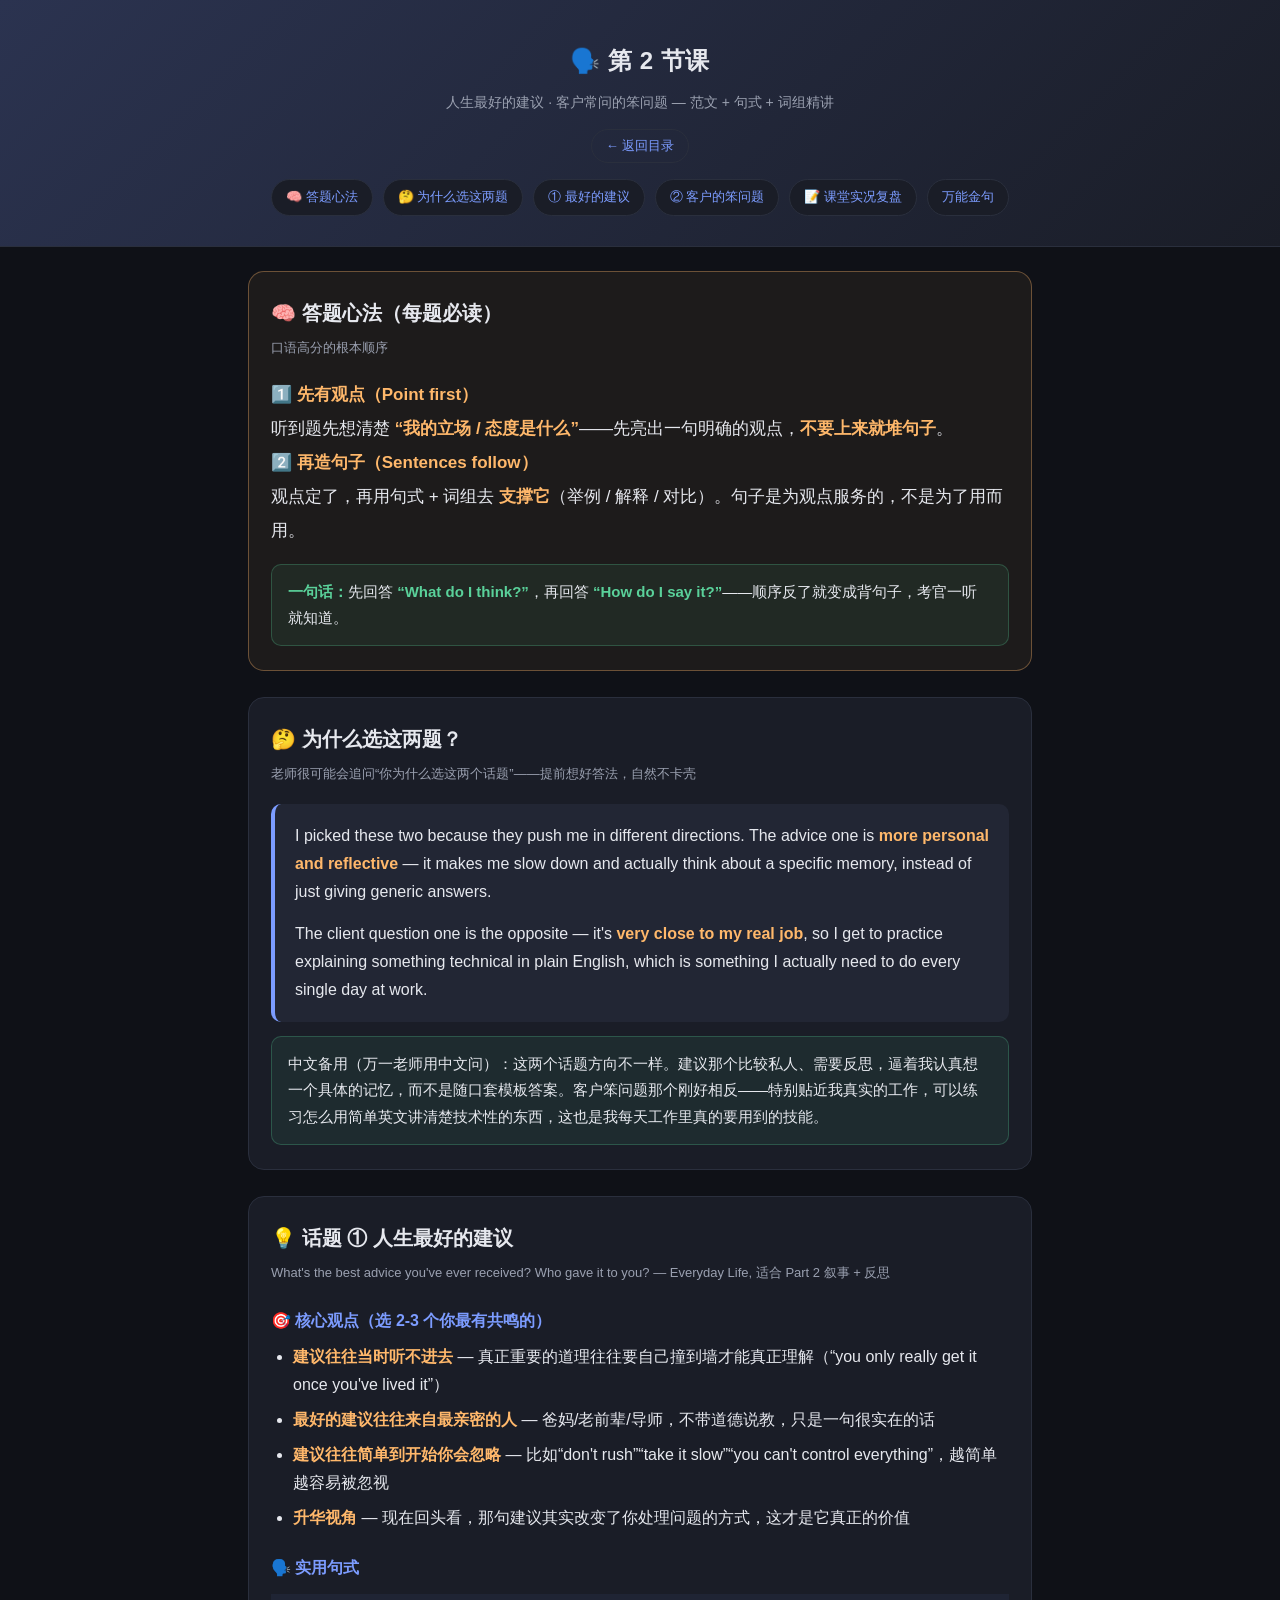
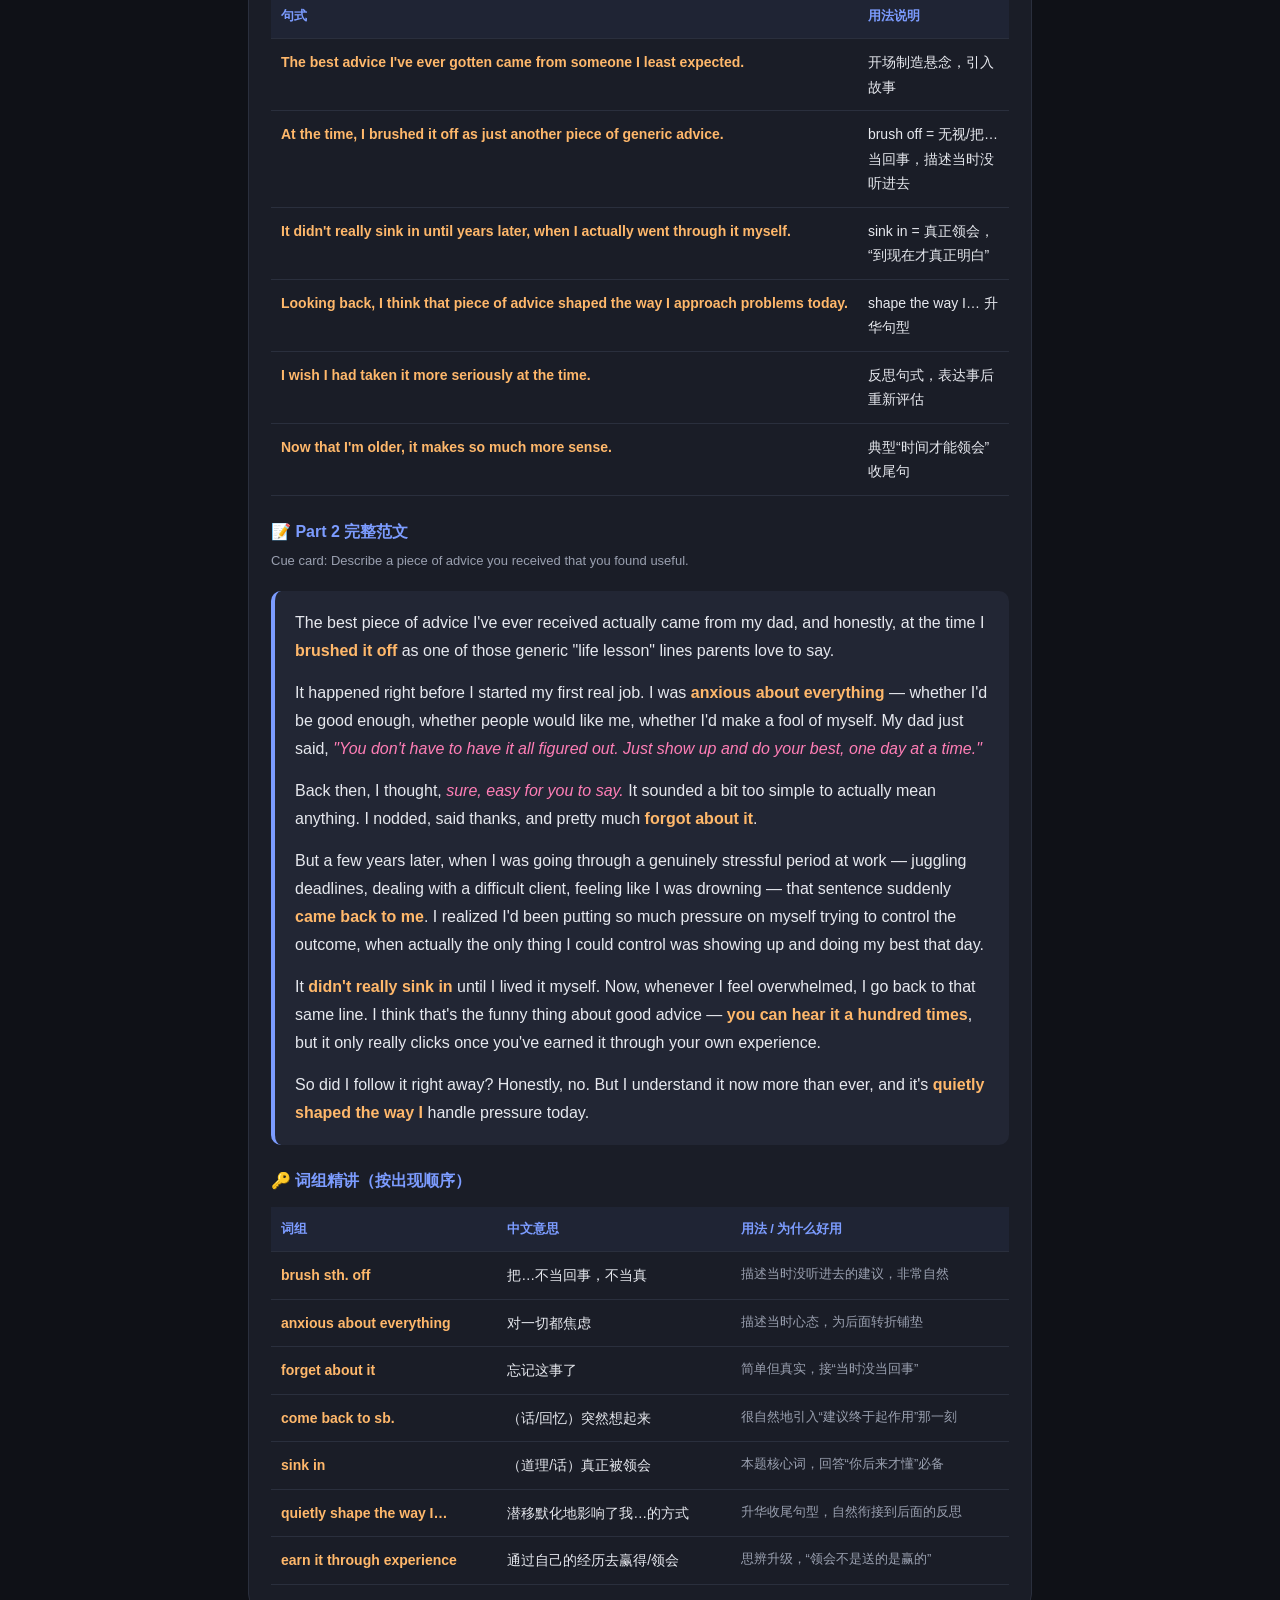
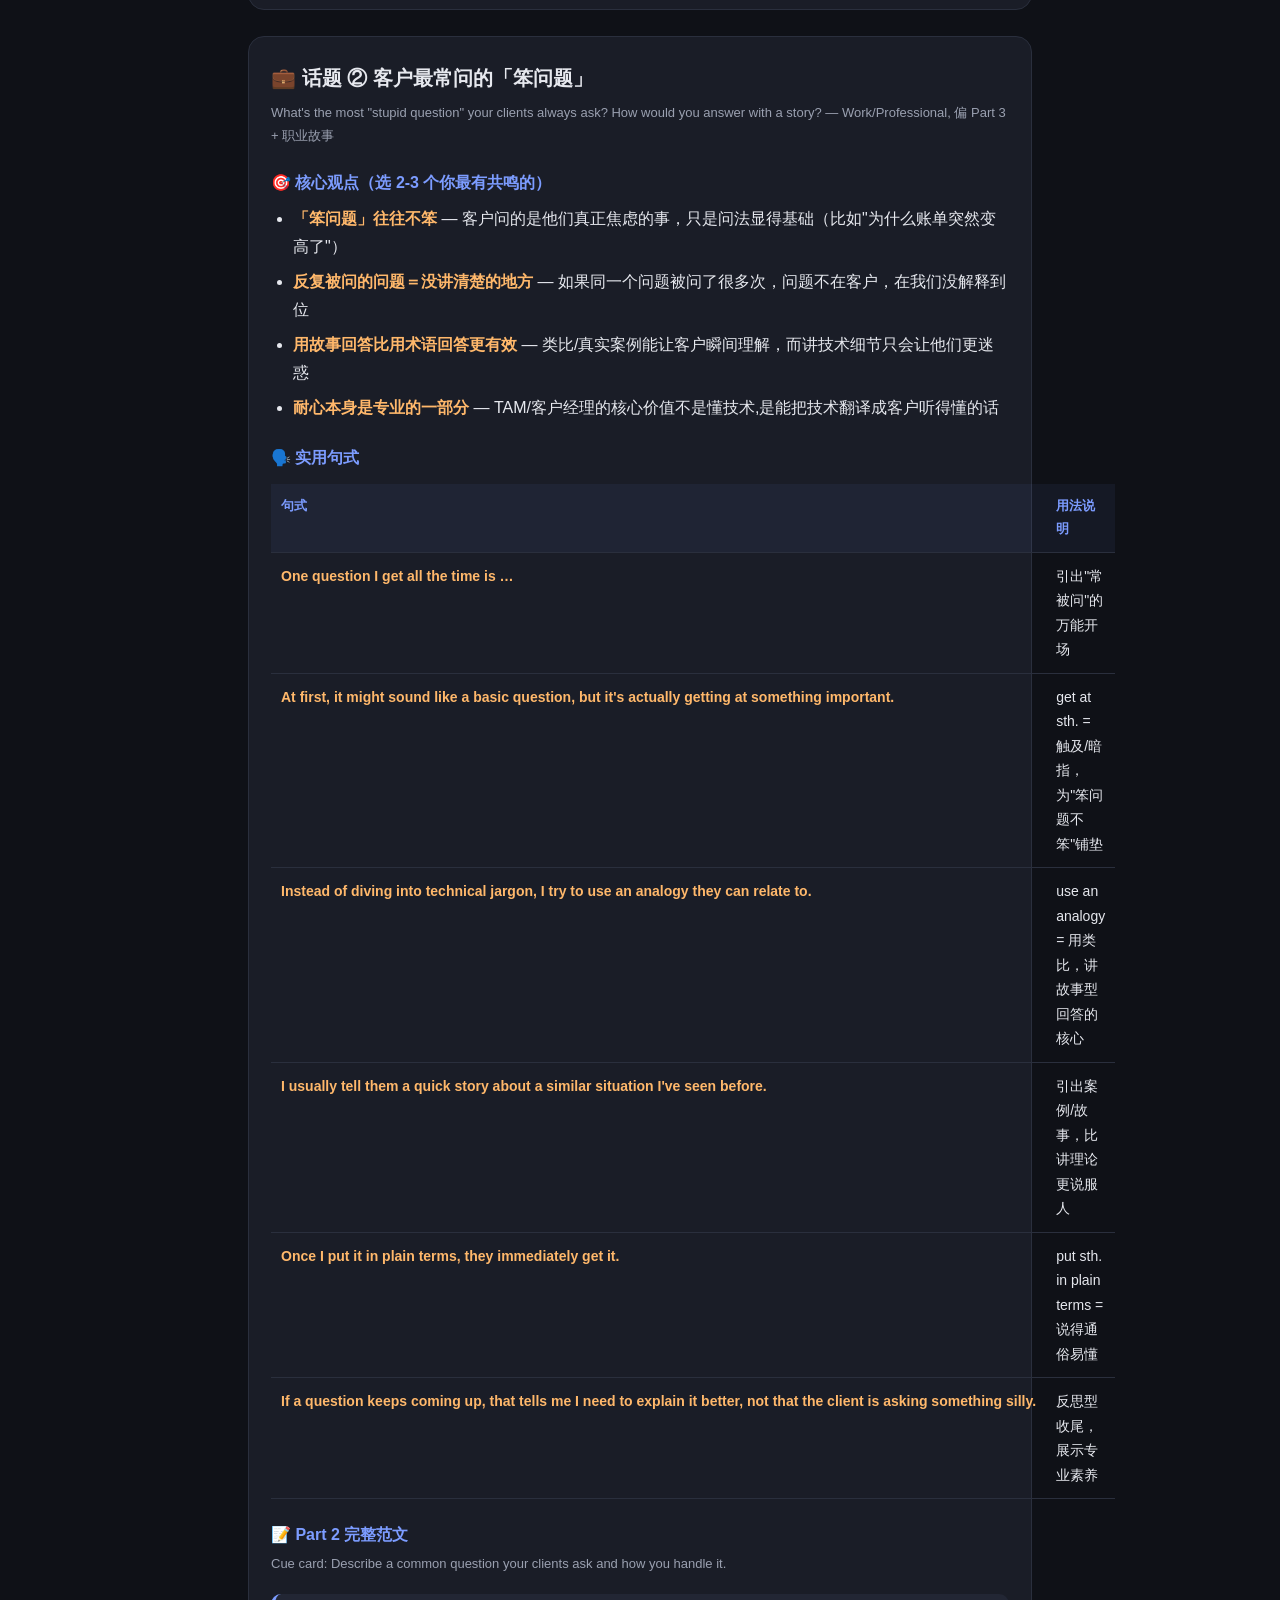
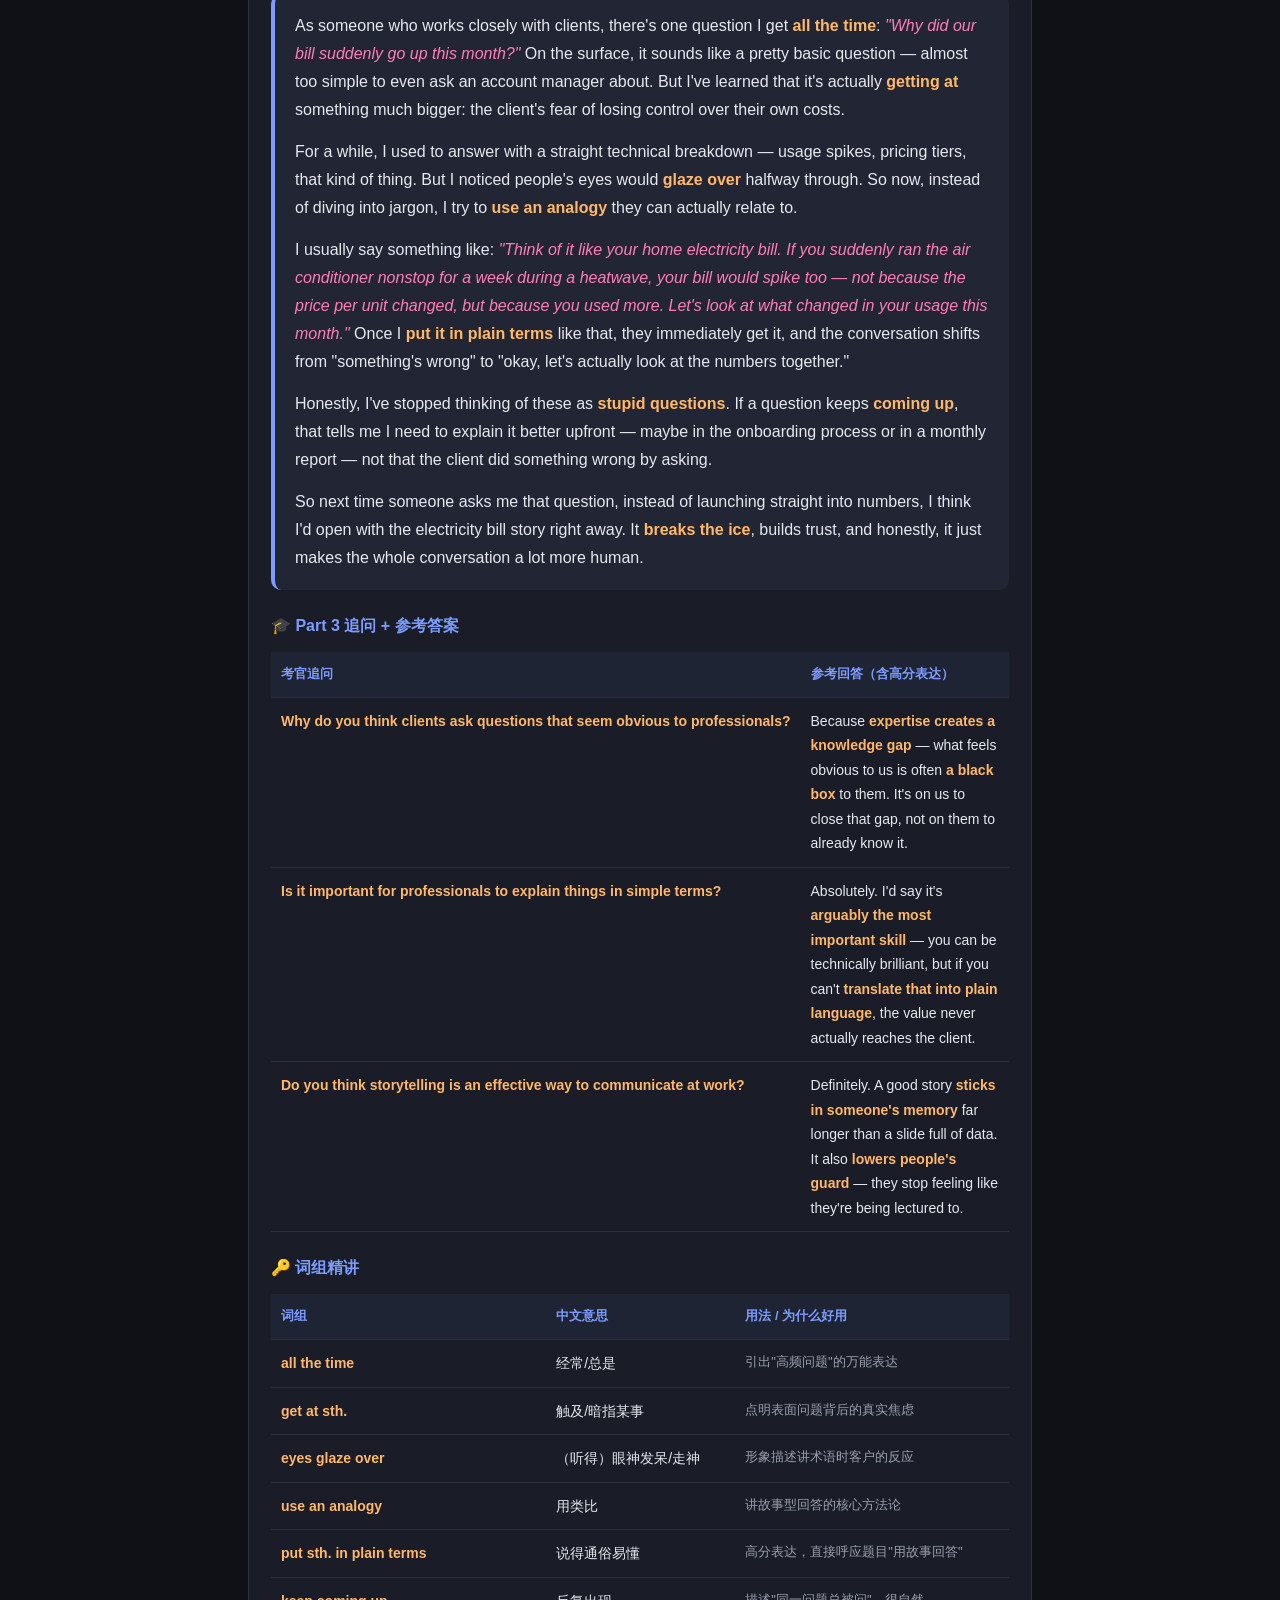
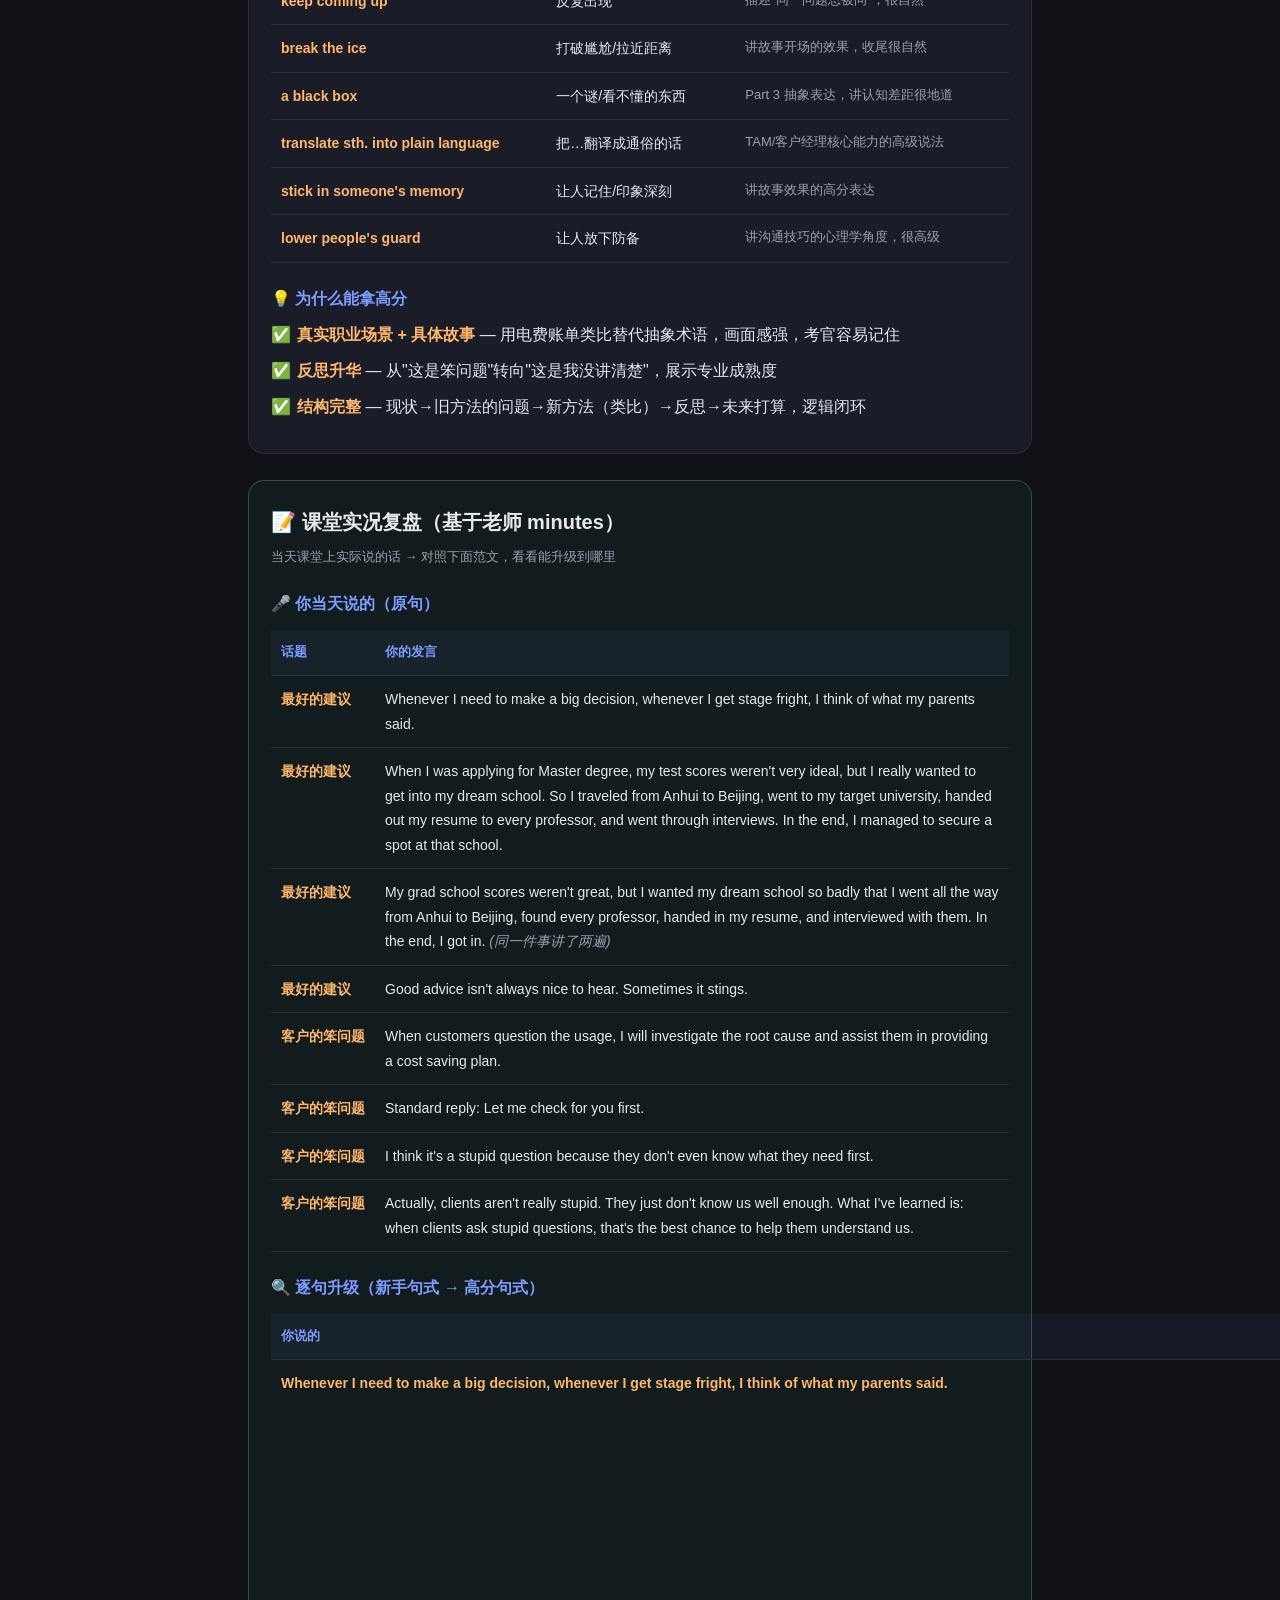
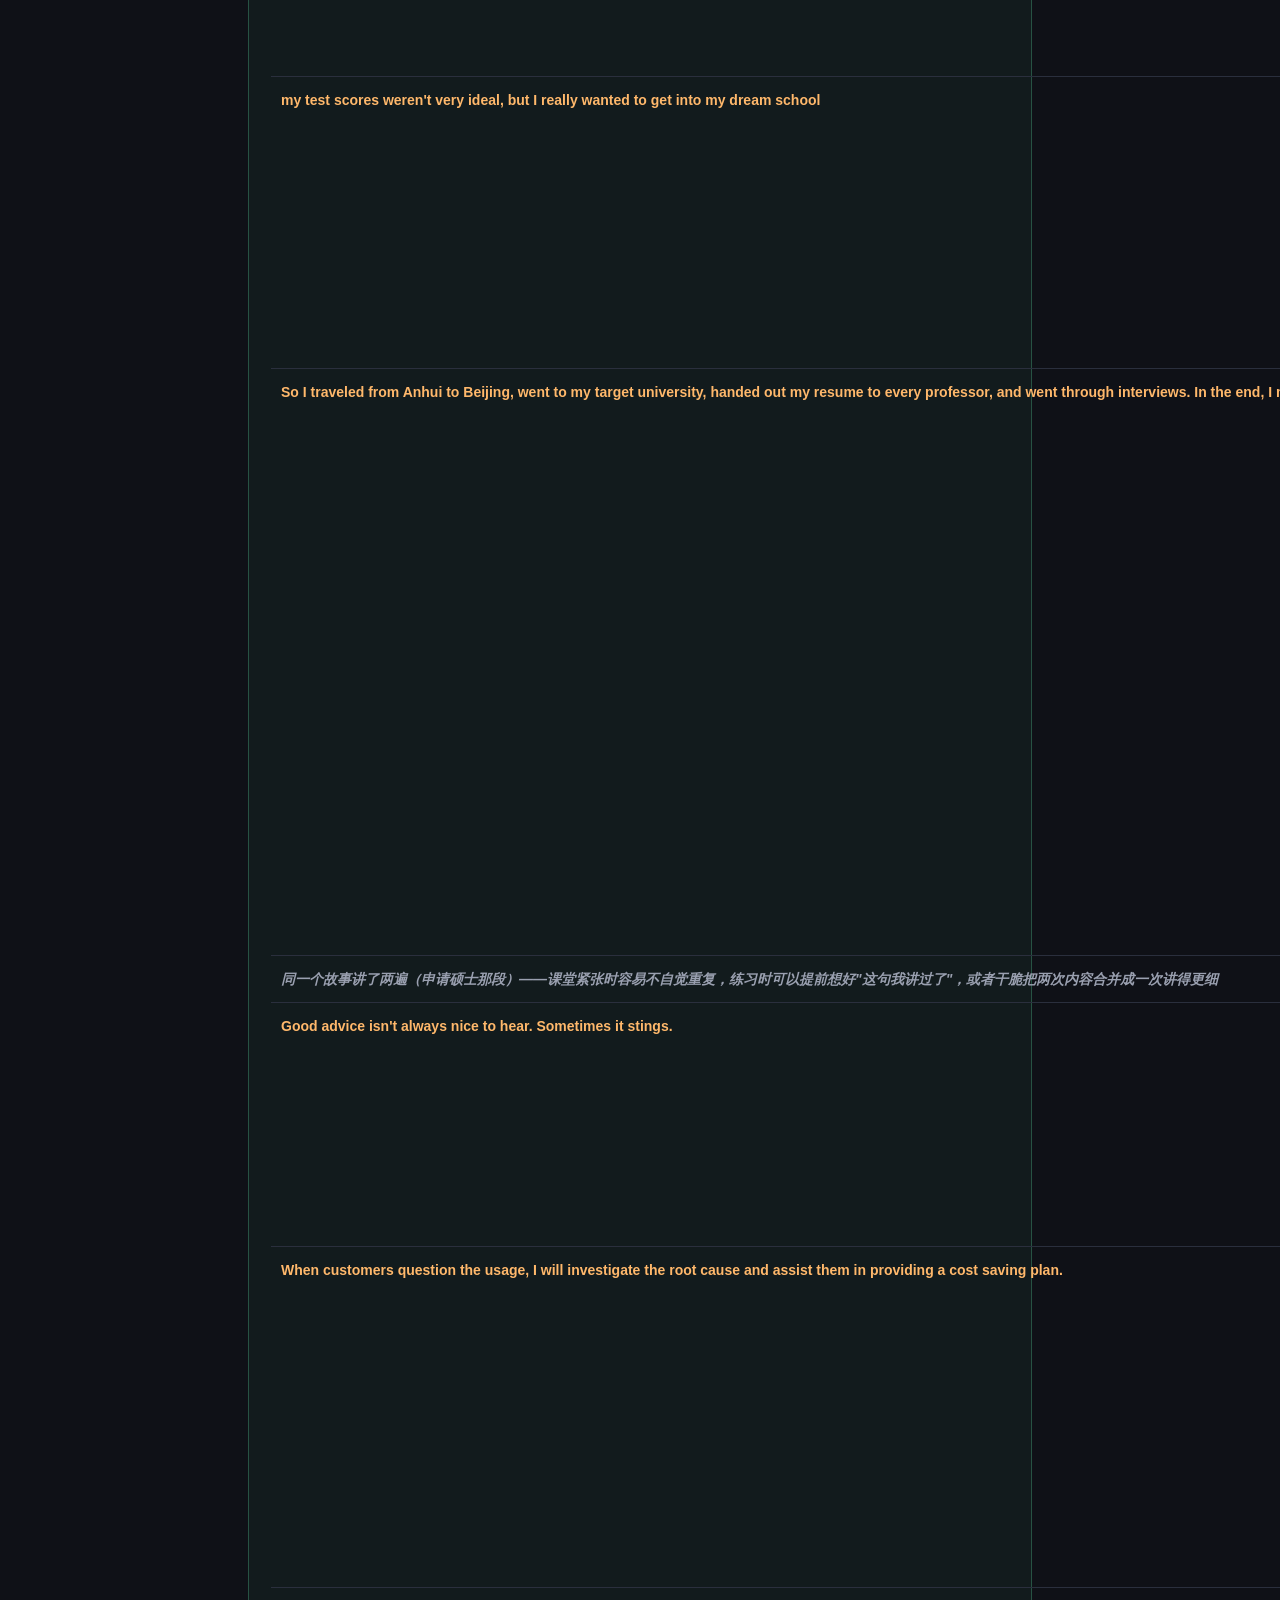
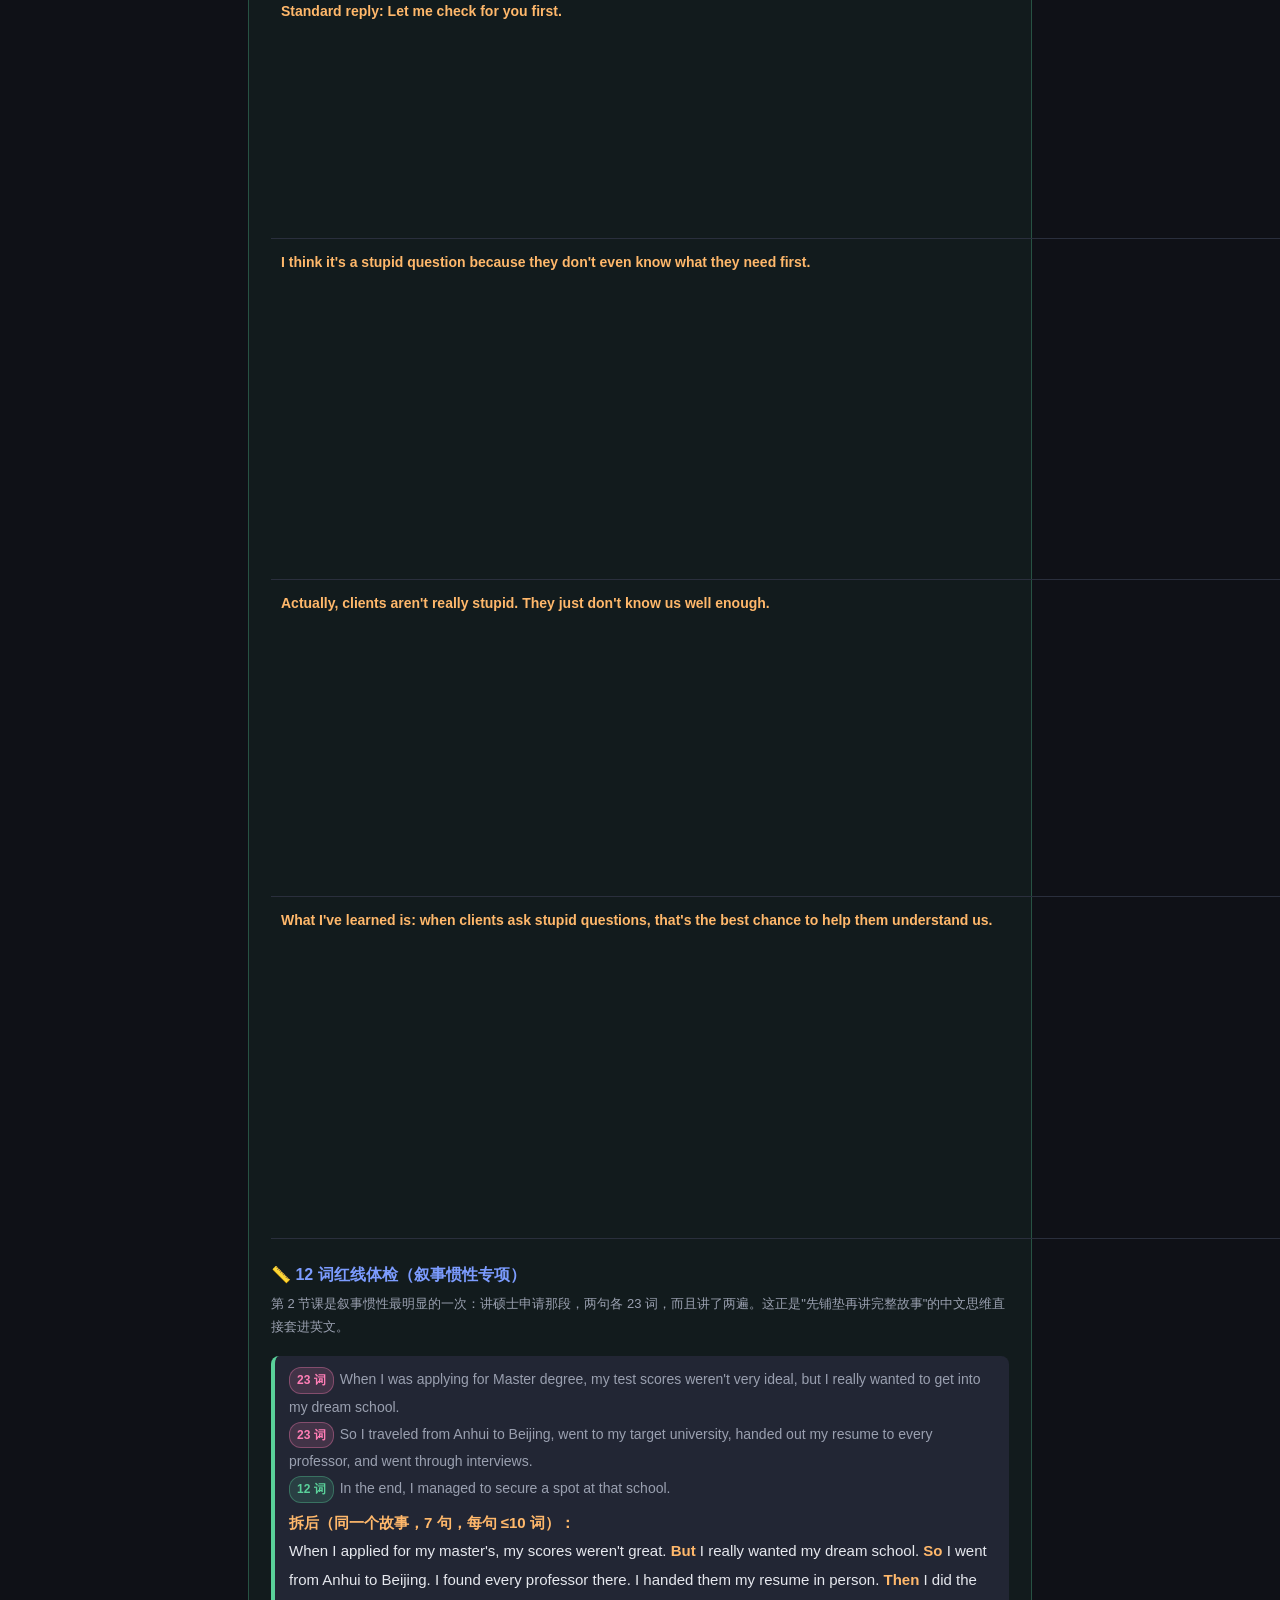
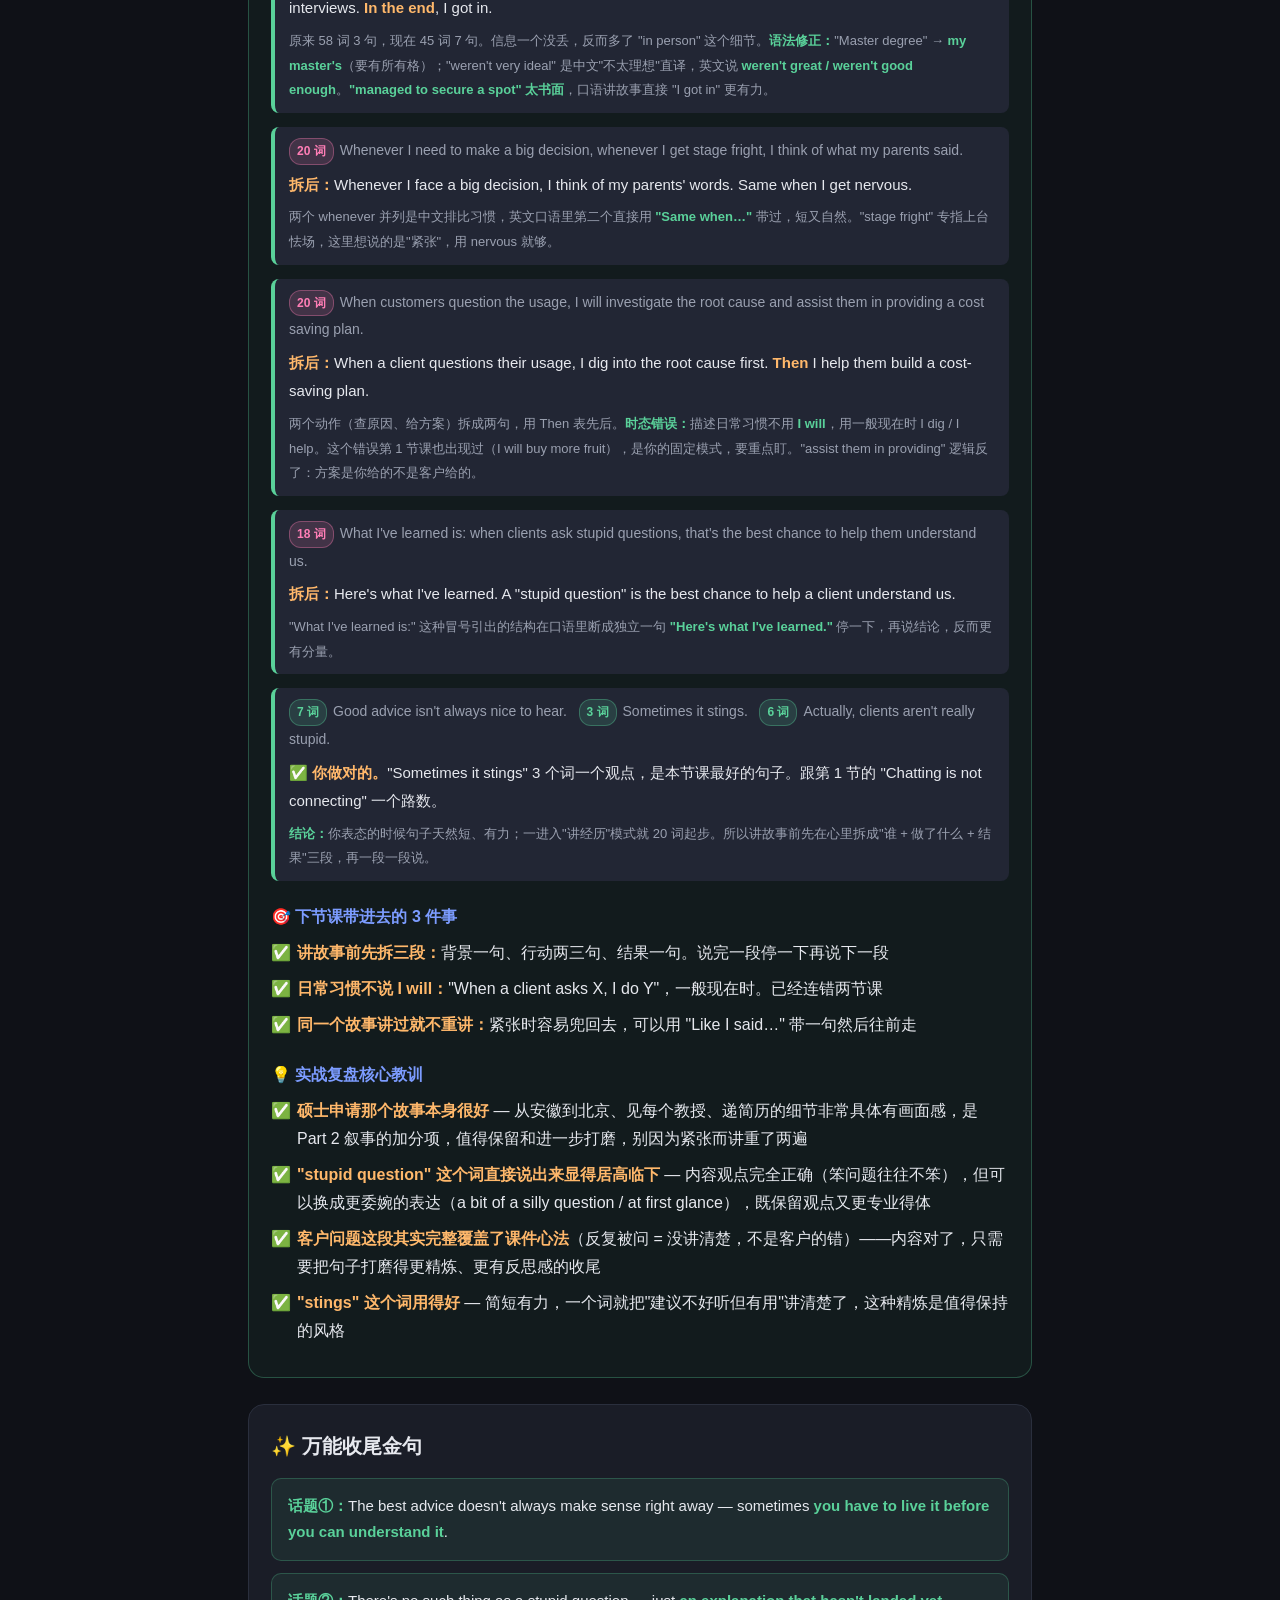
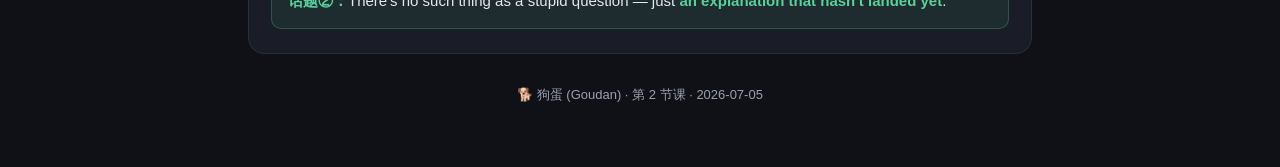
<file: lessons/2026-07-05.html>
<!DOCTYPE html>
<html lang="zh-CN">
<head>
<meta charset="UTF-8">
<meta name="viewport" content="width=device-width, initial-scale=1.0">
<title>第2节 · 人生最好的建议 & 客户的笨问题</title>
<link rel="stylesheet" href="../style.css">
</head>
<body>
<header>
  <h1>🗣️ 第 2 节课</h1>
  <p>人生最好的建议 · 客户常问的笨问题 — 范文 + 句式 + 词组精讲</p>
  <a class="back" href="../index.html">← 返回目录</a>
  <div class="toc">
    <a href="#method">🧠 答题心法</a>
    <a href="#why">🤔 为什么选这两题</a>
    <a href="#t1">① 最好的建议</a>
    <a href="#t2">② 客户的笨问题</a>
    <a href="#review">📝 课堂实况复盘</a>
    <a href="#golden">万能金句</a>
  </div>
</header>

<div class="wrap">

<section id="method" style="border-color:rgba(255,184,107,.35);background:rgba(255,184,107,.06)">
  <h2>🧠 答题心法（每题必读）</h2>
  <div class="sub">口语高分的根本顺序</div>
  <p style="font-size:17px;line-height:2">
    <b>1️⃣ 先有观点（Point first）</b><br>
    听到题先想清楚 <b>“我的立场 / 态度是什么”</b>——先亮出一句明确的观点，<b>不要上来就堆句子</b>。
  </p>
  <p style="font-size:17px;line-height:2">
    <b>2️⃣ 再造句子（Sentences follow）</b><br>
    观点定了，再用句式 + 词组去 <b>支撑它</b>（举例 / 解释 / 对比）。句子是为观点服务的，不是为了用而用。
  </p>
  <div class="golden" style="margin-top:16px">
    <b>一句话：</b>先回答 <b>“What do I think?”</b>，再回答 <b>“How do I say it?”</b>——顺序反了就变成背句子，考官一听就知道。
  </div>
</section>

<!-- WHY THESE TOPICS -->
<section id="why">
  <h2>🤔 为什么选这两题？</h2>
  <div class="sub">老师很可能会追问“你为什么选这两个话题”——提前想好答法，自然不卡壳</div>
  <div class="essay">
    <p>I picked these two because they push me in different directions. The advice one is <b>more personal and reflective</b> — it makes me slow down and actually think about a specific memory, instead of just giving generic answers.</p>
    <p>The client question one is the opposite — it's <b>very close to my real job</b>, so I get to practice explaining something technical in plain English, which is something I actually need to do every single day at work.</p>
  </div>
  <div class="golden" style="margin-top:14px">
    <p>中文备用（万一老师用中文问）：这两个话题方向不一样。建议那个比较私人、需要反思，逼着我认真想一个具体的记忆，而不是随口套模板答案。客户笨问题那个刚好相反——特别贴近我真实的工作，可以练习怎么用简单英文讲清楚技术性的东西，这也是我每天工作里真的要用到的技能。</p>
  </div>
</section>

<!-- TOPIC 1 -->
<section id="t1">
  <h2>💡 话题 ① 人生最好的建议</h2>
  <div class="sub">What's the best advice you've ever received? Who gave it to you? — Everyday Life, 适合 Part 2 叙事 + 反思</div>

  <h3>🎯 核心观点（选 2-3 个你最有共鸣的）</h3>
  <ul class="views">
    <li><b>建议往往当时听不进去</b> — 真正重要的道理往往要自己撞到墙才能真正理解（“you only really get it once you've lived it”）</li>
    <li><b>最好的建议往往来自最亲密的人</b> — 爸妈/老前辈/导师，不带道德说教，只是一句很实在的话</li>
    <li><b>建议往往简单到开始你会忽略</b> — 比如“don't rush”“take it slow”“you can't control everything”，越简单越容易被忽视</li>
    <li><b>升华视角</b> — 现在回头看，那句建议其实改变了你处理问题的方式，这才是它真正的价值</li>
  </ul>

  <h3>🗣️ 实用句式</h3>
  <table>
    <tr><th>句式</th><th>用法说明</th></tr>
    <tr><td>The best advice I've ever gotten came from <b>someone I least expected</b>.</td><td>开场制造悬念，引入故事</td></tr>
    <tr><td>At the time, I <b>brushed it off</b> as just another piece of generic advice.</td><td>brush off = 无视/把…当回事，描述当时没听进去</td></tr>
    <tr><td>It <b>didn't really sink in</b> until years later, when I actually went through it myself.</td><td>sink in = 真正领会，“到现在才真正明白”</td></tr>
    <tr><td>Looking back, I think that piece of advice <b>shaped the way I</b> approach problems today.</td><td>shape the way I… 升华句型</td></tr>
    <tr><td>I wish I had <b>taken it more seriously</b> at the time.</td><td>反思句式，表达事后重新评估</td></tr>
    <tr><td>Now that I'm older, it <b>makes so much more sense</b>.</td><td>典型“时间才能领会”收尾句</td></tr>
  </table>

  <h3>📝 Part 2 完整范文</h3>
  <div class="sub" style="margin-top:-4px">Cue card: Describe a piece of advice you received that you found useful.</div>
  <div class="essay">
    <p>The best piece of advice I've ever received actually came from my dad, and honestly, at the time I <b>brushed it off</b> as one of those generic "life lesson" lines parents love to say.</p>
    <p>It happened right before I started my first real job. I was <b>anxious about everything</b> — whether I'd be good enough, whether people would like me, whether I'd make a fool of myself. My dad just said, <em>"You don't have to have it all figured out. Just show up and do your best, one day at a time."</em></p>
    <p>Back then, I thought, <em>sure, easy for you to say.</em> It sounded a bit too simple to actually mean anything. I nodded, said thanks, and pretty much <b>forgot about it</b>.</p>
    <p>But a few years later, when I was going through a genuinely stressful period at work — juggling deadlines, dealing with a difficult client, feeling like I was drowning — that sentence suddenly <b>came back to me</b>. I realized I'd been putting so much pressure on myself trying to control the outcome, when actually the only thing I could control was showing up and doing my best that day.</p>
    <p>It <b>didn't really sink in</b> until I lived it myself. Now, whenever I feel overwhelmed, I go back to that same line. I think that's the funny thing about good advice — <b>you can hear it a hundred times</b>, but it only really clicks once you've earned it through your own experience.</p>
    <p>So did I follow it right away? Honestly, no. But I understand it now more than ever, and it's <b>quietly shaped the way I</b> handle pressure today.</p>
  </div>

  <h3>🔑 词组精讲（按出现顺序）</h3>
  <table>
    <tr><th>词组</th><th>中文意思</th><th>用法 / 为什么好用</th></tr>
    <tr><td>brush sth. off</td><td>把…不当回事，不当真</td><td>描述当时没听进去的建议，非常自然</td></tr>
    <tr><td>anxious about everything</td><td>对一切都焦虑</td><td>描述当时心态，为后面转折铺垫</td></tr>
    <tr><td>forget about it</td><td>忘记这事了</td><td>简单但真实，接“当时没当回事”</td></tr>
    <tr><td>come back to sb.</td><td>（话/回忆）突然想起来</td><td>很自然地引入“建议终于起作用”那一刻</td></tr>
    <tr><td>sink in</td><td>（道理/话）真正被领会</td><td>本题核心词，回答“你后来才懂”必备</td></tr>
    <tr><td>quietly shape the way I…</td><td>潜移默化地影响了我…的方式</td><td>升华收尾句型，自然衔接到后面的反思</td></tr>
    <tr><td>earn it through experience</td><td>通过自己的经历去赢得/领会</td><td>思辨升级，“领会不是送的是赢的”</td></tr>
  </table>
</section>

<!-- TOPIC 2 -->
<section id="t2">
  <h2>💼 话题 ② 客户最常问的「笨问题」</h2>
  <div class="sub">What's the most "stupid question" your clients always ask? How would you answer with a story? — Work/Professional, 偏 Part 3 + 职业故事</div>

  <h3>🎯 核心观点（选 2-3 个你最有共鸣的）</h3>
  <ul class="views">
    <li><b>「笨问题」往往不笨</b> — 客户问的是他们真正焦虑的事，只是问法显得基础（比如"为什么账单突然变高了"）</li>
    <li><b>反复被问的问题＝没讲清楚的地方</b> — 如果同一个问题被问了很多次，问题不在客户，在我们没解释到位</li>
    <li><b>用故事回答比用术语回答更有效</b> — 类比/真实案例能让客户瞬间理解，而讲技术细节只会让他们更迷惑</li>
    <li><b>耐心本身是专业的一部分</b> — TAM/客户经理的核心价值不是懂技术,是能把技术翻译成客户听得懂的话</li>
  </ul>

  <h3>🗣️ 实用句式</h3>
  <table>
    <tr><th>句式</th><th>用法说明</th></tr>
    <tr><td>One question I get <b>all the time</b> is …</td><td>引出"常被问"的万能开场</td></tr>
    <tr><td>At first, it might sound like a <b>basic question</b>, but it's actually <b>getting at</b> something important.</td><td>get at sth. = 触及/暗指，为"笨问题不笨"铺垫</td></tr>
    <tr><td>Instead of diving into technical jargon, I try to <b>use an analogy</b> they can relate to.</td><td>use an analogy = 用类比，讲故事型回答的核心</td></tr>
    <tr><td>I usually tell them a quick story about <b>a similar situation</b> I've seen before.</td><td>引出案例/故事，比讲理论更说服人</td></tr>
    <tr><td>Once I <b>put it in plain terms</b>, they immediately get it.</td><td>put sth. in plain terms = 说得通俗易懂</td></tr>
    <tr><td>If a question keeps <b>coming up</b>, that tells me <b>I need to explain it better</b>, not that the client is asking something silly.</td><td>反思型收尾，展示专业素养</td></tr>
  </table>

  <h3>📝 Part 2 完整范文</h3>
  <div class="sub" style="margin-top:-4px">Cue card: Describe a common question your clients ask and how you handle it.</div>
  <div class="essay">
    <p>As someone who works closely with clients, there's one question I get <b>all the time</b>: <em>"Why did our bill suddenly go up this month?"</em> On the surface, it sounds like a pretty basic question — almost too simple to even ask an account manager about. But I've learned that it's actually <b>getting at</b> something much bigger: the client's fear of losing control over their own costs.</p>
    <p>For a while, I used to answer with a straight technical breakdown — usage spikes, pricing tiers, that kind of thing. But I noticed people's eyes would <b>glaze over</b> halfway through. So now, instead of diving into jargon, I try to <b>use an analogy</b> they can actually relate to.</p>
    <p>I usually say something like: <em>"Think of it like your home electricity bill. If you suddenly ran the air conditioner nonstop for a week during a heatwave, your bill would spike too — not because the price per unit changed, but because you used more. Let's look at what changed in your usage this month."</em> Once I <b>put it in plain terms</b> like that, they immediately get it, and the conversation shifts from "something's wrong" to "okay, let's actually look at the numbers together."</p>
    <p>Honestly, I've stopped thinking of these as <b>stupid questions</b>. If a question keeps <b>coming up</b>, that tells me I need to explain it better upfront — maybe in the onboarding process or in a monthly report — not that the client did something wrong by asking.</p>
    <p>So next time someone asks me that question, instead of launching straight into numbers, I think I'd open with the electricity bill story right away. It <b>breaks the ice</b>, builds trust, and honestly, it just makes the whole conversation a lot more human.</p>
  </div>

  <h3>🎓 Part 3 追问 + 参考答案</h3>
  <table>
    <tr><th>考官追问</th><th>参考回答（含高分表达）</th></tr>
    <tr><td>Why do you think clients ask questions that seem obvious to professionals?</td><td>Because <b>expertise creates a knowledge gap</b> — what feels obvious to us is often <b>a black box</b> to them. It's on us to close that gap, not on them to already know it.</td></tr>
    <tr><td>Is it important for professionals to explain things in simple terms?</td><td>Absolutely. I'd say it's <b>arguably the most important skill</b> — you can be technically brilliant, but if you can't <b>translate that into plain language</b>, the value never actually reaches the client.</td></tr>
    <tr><td>Do you think storytelling is an effective way to communicate at work?</td><td>Definitely. A good story <b>sticks in someone's memory</b> far longer than a slide full of data. It also <b>lowers people's guard</b> — they stop feeling like they're being lectured to.</td></tr>
  </table>

  <h3>🔑 词组精讲</h3>
  <table>
    <tr><th>词组</th><th>中文意思</th><th>用法 / 为什么好用</th></tr>
    <tr><td>all the time</td><td>经常/总是</td><td>引出"高频问题"的万能表达</td></tr>
    <tr><td>get at sth.</td><td>触及/暗指某事</td><td>点明表面问题背后的真实焦虑</td></tr>
    <tr><td>eyes glaze over</td><td>（听得）眼神发呆/走神</td><td>形象描述讲术语时客户的反应</td></tr>
    <tr><td>use an analogy</td><td>用类比</td><td>讲故事型回答的核心方法论</td></tr>
    <tr><td>put sth. in plain terms</td><td>说得通俗易懂</td><td>高分表达，直接呼应题目"用故事回答"</td></tr>
    <tr><td>keep coming up</td><td>反复出现</td><td>描述"同一问题总被问"，很自然</td></tr>
    <tr><td>break the ice</td><td>打破尴尬/拉近距离</td><td>讲故事开场的效果，收尾很自然</td></tr>
    <tr><td>a black box</td><td>一个谜/看不懂的东西</td><td>Part 3 抽象表达，讲认知差距很地道</td></tr>
    <tr><td>translate sth. into plain language</td><td>把…翻译成通俗的话</td><td>TAM/客户经理核心能力的高级说法</td></tr>
    <tr><td>stick in someone's memory</td><td>让人记住/印象深刻</td><td>讲故事效果的高分表达</td></tr>
    <tr><td>lower people's guard</td><td>让人放下防备</td><td>讲沟通技巧的心理学角度，很高级</td></tr>
  </table>

  <h3>💡 为什么能拿高分</h3>
  <ul class="tips">
    <li><b>真实职业场景 + 具体故事</b> — 用电费账单类比替代抽象术语，画面感强，考官容易记住</li>
    <li><b>反思升华</b> — 从"这是笨问题"转向"这是我没讲清楚"，展示专业成熟度</li>
    <li><b>结构完整</b> — 现状→旧方法的问题→新方法（类比）→反思→未来打算，逻辑闭环</li>
  </ul>
</section>

<!-- REVIEW -->
<section id="review" style="border-color:rgba(90,209,154,.3);background:rgba(90,209,154,.05)">
  <h2>📝 课堂实况复盘（基于老师 minutes）</h2>
  <div class="sub">当天课堂上实际说的话 → 对照下面范文，看看能升级到哪里</div>

  <h3>🎤 你当天说的（原句）</h3>
  <table>
    <tr><th>话题</th><th>你的发言</th></tr>
    <tr><td>最好的建议</td><td>Whenever I need to make a big decision, whenever I get stage fright, I think of what my parents said.</td></tr>
    <tr><td>最好的建议</td><td>When I was applying for Master degree, my test scores weren't very ideal, but I really wanted to get into my dream school. So I traveled from Anhui to Beijing, went to my target university, handed out my resume to every professor, and went through interviews. In the end, I managed to secure a spot at that school.</td></tr>
    <tr><td>最好的建议</td><td>My grad school scores weren't great, but I wanted my dream school so badly that I went all the way from Anhui to Beijing, found every professor, handed in my resume, and interviewed with them. In the end, I got in. <i style="color:var(--muted)">(同一件事讲了两遍)</i></td></tr>
    <tr><td>最好的建议</td><td>Good advice isn't always nice to hear. Sometimes it stings.</td></tr>
    <tr><td>客户的笨问题</td><td>When customers question the usage, I will investigate the root cause and assist them in providing a cost saving plan.</td></tr>
    <tr><td>客户的笨问题</td><td>Standard reply: Let me check for you first.</td></tr>
    <tr><td>客户的笨问题</td><td>I think it's a stupid question because they don't even know what they need first.</td></tr>
    <tr><td>客户的笨问题</td><td>Actually, clients aren't really stupid. They just don't know us well enough. What I've learned is: when clients ask stupid questions, that's the best chance to help them understand us.</td></tr>
  </table>

  <h3>🔍 逐句升级（新手句式 → 高分句式）</h3>
  <table>
    <tr><th>你说的</th><th>升级后</th><th>为什么升级</th></tr>
    <tr><td>Whenever I need to make a big decision, whenever I get stage fright, I think of what my parents said.</td><td>Whenever I'm about to make a big decision, or when nerves get the better of me, I <b>think back to</b> something my parents told me.</td><td>"get stage fright" 专指怯场，范围太窄；"nerves get the better of me" 更通用；"think of" → "think back to" 更有回忆感</td></tr>
    <tr><td>my test scores weren't very ideal, but I really wanted to get into my dream school</td><td>My test scores <b>weren't quite where I wanted them</b> to be, but I was <b>determined to</b> get into my dream school</td><td>"very ideal" 是中文直译腔；"weren't quite where I wanted them" 更地道；"really wanted" → "determined to" 更有力度</td></tr>
    <tr><td>So I traveled from Anhui to Beijing, went to my target university, handed out my resume to every professor, and went through interviews. In the end, I managed to secure a spot at that school.</td><td>So I traveled all the way from Anhui to Beijing, <b>tracked down</b> every professor there, handed them my resume <b>in person</b>, and went through <b>round after round of</b> interviews. In the end, <b>that persistence paid off</b> — I got in.</td><td>"tracked down" 比 "went to" 更有主动追寻的画面感；结尾加 "that persistence paid off" 把故事升华到"建议"的主题（坚持）</td></tr>
    <tr><td colspan="3" style="color:var(--muted);font-style:italic">同一个故事讲了两遍（申请硕士那段）——课堂紧张时容易不自觉重复，练习时可以提前想好"这句我讲过了"，或者干脆把两次内容合并成一次讲得更细</td></tr>
    <tr><td>Good advice isn't always nice to hear. Sometimes it stings.</td><td>The best advice isn't always the easiest to hear — sometimes it <b>stings a little before it sinks in</b>.</td><td>加 "before it sinks in" 呼应上节课词组 sink in（真正领会），前后课程形成呼应感，更高级</td></tr>
    <tr><td>When customers question the usage, I will investigate the root cause and assist them in providing a cost saving plan.</td><td>When a client questions their usage, I <b>dig into</b> the root cause first, then help them <b>put together</b> a cost-saving plan.</td><td>"investigate" → "dig into" 更口语；"assist them in providing" 逻辑别扭(方案是你给的不是客户给的)，改成 "help them put together" 更准确自然</td></tr>
    <tr><td>Standard reply: Let me check for you first.</td><td>My <b>go-to response</b> is: "Let me <b>look into</b> that for you."</td><td>"standard reply" → "go-to response" 更口语地道；"check" → "look into" 更贴合"调查原因"的场景</td></tr>
    <tr><td>I think it's a stupid question because they don't even know what they need first.</td><td><b>At first glance</b> it can feel like a <b>bit of a silly question</b>, because the client doesn't even know what they actually need yet.</td><td>直接说"stupid question"显得轻视客户；"at first glance ... can feel like" 更委婉专业，也正好呼应课件心法"笨问题往往不笨"</td></tr>
    <tr><td>Actually, clients aren't really stupid. They just don't know us well enough.</td><td>But honestly, clients are <b>never really "stupid"</b> — they just haven't gotten to know us, or our service, well enough yet.</td><td>加引号弱化"stupid"的攻击性，"our service"补充细节让句子更完整</td></tr>
    <tr><td>What I've learned is: when clients ask stupid questions, that's the best chance to help them understand us.</td><td>What I've come to realize is that a <b>"stupid question" is actually the best opportunity</b> to help a client truly understand us.</td><td>"What I've learned" → "come to realize" 更有反思沉淀感；结构对仗更工整，适合做收尾升华句</td></tr>
  </table>


  <h3>📏 12 词红线体检（叙事惯性专项）</h3>
  <div class="sub" style="margin-top:-4px">第 2 节课是叙事惯性最明显的一次：讲硕士申请那段，两句各 23 词，而且讲了两遍。这正是"先铺垫再讲完整故事"的中文思维直接套进英文。</div>

  <div class="split">
    <div class="orig"><span class="wc bad">23 词</span>When I was applying for Master degree, my test scores weren't very ideal, but I really wanted to get into my dream school.<br>
    <span class="wc bad">23 词</span>So I traveled from Anhui to Beijing, went to my target university, handed out my resume to every professor, and went through interviews.<br>
    <span class="wc ok">12 词</span>In the end, I managed to secure a spot at that school.</div>
    <b>拆后（同一个故事，7 句，每句 ≤10 词）：</b><br>
    When I applied for my master's, my scores weren't great. <b>But</b> I really wanted my dream school. <b>So</b> I went from Anhui to Beijing. I found every professor there. I handed them my resume in person. <b>Then</b> I did the interviews. <b>In the end</b>, I got in.
    <div class="note">原来 58 词 3 句，现在 45 词 7 句。信息一个没丢，反而多了 "in person" 这个细节。<b>语法修正：</b>"Master degree" → <b>my master's</b>（要有所有格）；"weren't very ideal" 是中文"不太理想"直译，英文说 <b>weren't great / weren't good enough</b>。<b>"managed to secure a spot" 太书面</b>，口语讲故事直接 "I got in" 更有力。</div>
  </div>

  <div class="split">
    <div class="orig"><span class="wc bad">20 词</span>Whenever I need to make a big decision, whenever I get stage fright, I think of what my parents said.</div>
    <b>拆后：</b>Whenever I face a big decision, I think of my parents' words. Same when I get nervous.
    <div class="note">两个 whenever 并列是中文排比习惯，英文口语里第二个直接用 <b>"Same when…"</b> 带过，短又自然。"stage fright" 专指上台怯场，这里想说的是"紧张"，用 nervous 就够。</div>
  </div>

  <div class="split">
    <div class="orig"><span class="wc bad">20 词</span>When customers question the usage, I will investigate the root cause and assist them in providing a cost saving plan.</div>
    <b>拆后：</b>When a client questions their usage, I dig into the root cause first. <b>Then</b> I help them build a cost-saving plan.
    <div class="note">两个动作（查原因、给方案）拆成两句，用 Then 表先后。<b>时态错误：</b>描述日常习惯不用 <b>I will</b>，用一般现在时 I dig / I help。这个错误第 1 节课也出现过（I will buy more fruit），是你的固定模式，要重点盯。"assist them in providing" 逻辑反了：方案是你给的不是客户给的。</div>
  </div>

  <div class="split">
    <div class="orig"><span class="wc bad">18 词</span>What I've learned is: when clients ask stupid questions, that's the best chance to help them understand us.</div>
    <b>拆后：</b>Here's what I've learned. A "stupid question" is the best chance to help a client understand us.
    <div class="note">"What I've learned is:" 这种冒号引出的结构在口语里断成独立一句 <b>"Here's what I've learned."</b> 停一下，再说结论，反而更有分量。</div>
  </div>

  <div class="split">
    <div class="orig"><span class="wc ok">7 词</span>Good advice isn't always nice to hear. &nbsp; <span class="wc ok">3 词</span>Sometimes it stings. &nbsp; <span class="wc ok">6 词</span>Actually, clients aren't really stupid.</div>
    <b>✅ 你做对的。</b>"Sometimes it stings" 3 个词一个观点，是本节课最好的句子。跟第 1 节的 "Chatting is not connecting" 一个路数。
    <div class="note"><b>结论：</b>你表态的时候句子天然短、有力；一进入"讲经历"模式就 20 词起步。所以讲故事前先在心里拆成"谁 + 做了什么 + 结果"三段，再一段一段说。</div>
  </div>

  <h3>🎯 下节课带进去的 3 件事</h3>
  <ul class="tips">
    <li><b>讲故事前先拆三段：</b>背景一句、行动两三句、结果一句。说完一段停一下再说下一段</li>
    <li><b>日常习惯不说 I will：</b>"When a client asks X, I do Y"，一般现在时。已经连错两节课</li>
    <li><b>同一个故事讲过就不重讲：</b>紧张时容易兜回去，可以用 "Like I said…" 带一句然后往前走</li>
  </ul>

  <h3>💡 实战复盘核心教训</h3>
  <ul class="tips">
    <li><b>硕士申请那个故事本身很好</b> — 从安徽到北京、见每个教授、递简历的细节非常具体有画面感，是 Part 2 叙事的加分项，值得保留和进一步打磨，别因为紧张而讲重了两遍</li>
    <li><b>"stupid question" 这个词直接说出来显得居高临下</b> — 内容观点完全正确（笨问题往往不笨），但可以换成更委婉的表达（a bit of a silly question / at first glance），既保留观点又更专业得体</li>
    <li><b>客户问题这段其实完整覆盖了课件心法</b>（反复被问 = 没讲清楚，不是客户的错）——内容对了，只需要把句子打磨得更精炼、更有反思感的收尾</li>
    <li><b>"stings" 这个词用得好</b> — 简短有力，一个词就把"建议不好听但有用"讲清楚了，这种精炼是值得保持的风格</li>
  </ul>
</section>

<!-- GOLDEN -->
<section id="golden">
  <h2>✨ 万能收尾金句</h2>
  <div class="golden">
    <p><b>话题①：</b>The best advice doesn't always make sense right away — sometimes <b>you have to live it before you can understand it</b>.</p>
  </div>
  <div class="golden" style="margin-top:12px">
    <p><b>话题②：</b>There's no such thing as a stupid question — just <b>an explanation that hasn't landed yet</b>.</p>
  </div>
</section>

<footer>
  🐕 狗蛋 (Goudan) · 第 2 节课 · 2026-07-05
</footer>

</div>
</body>
</html>
</file>
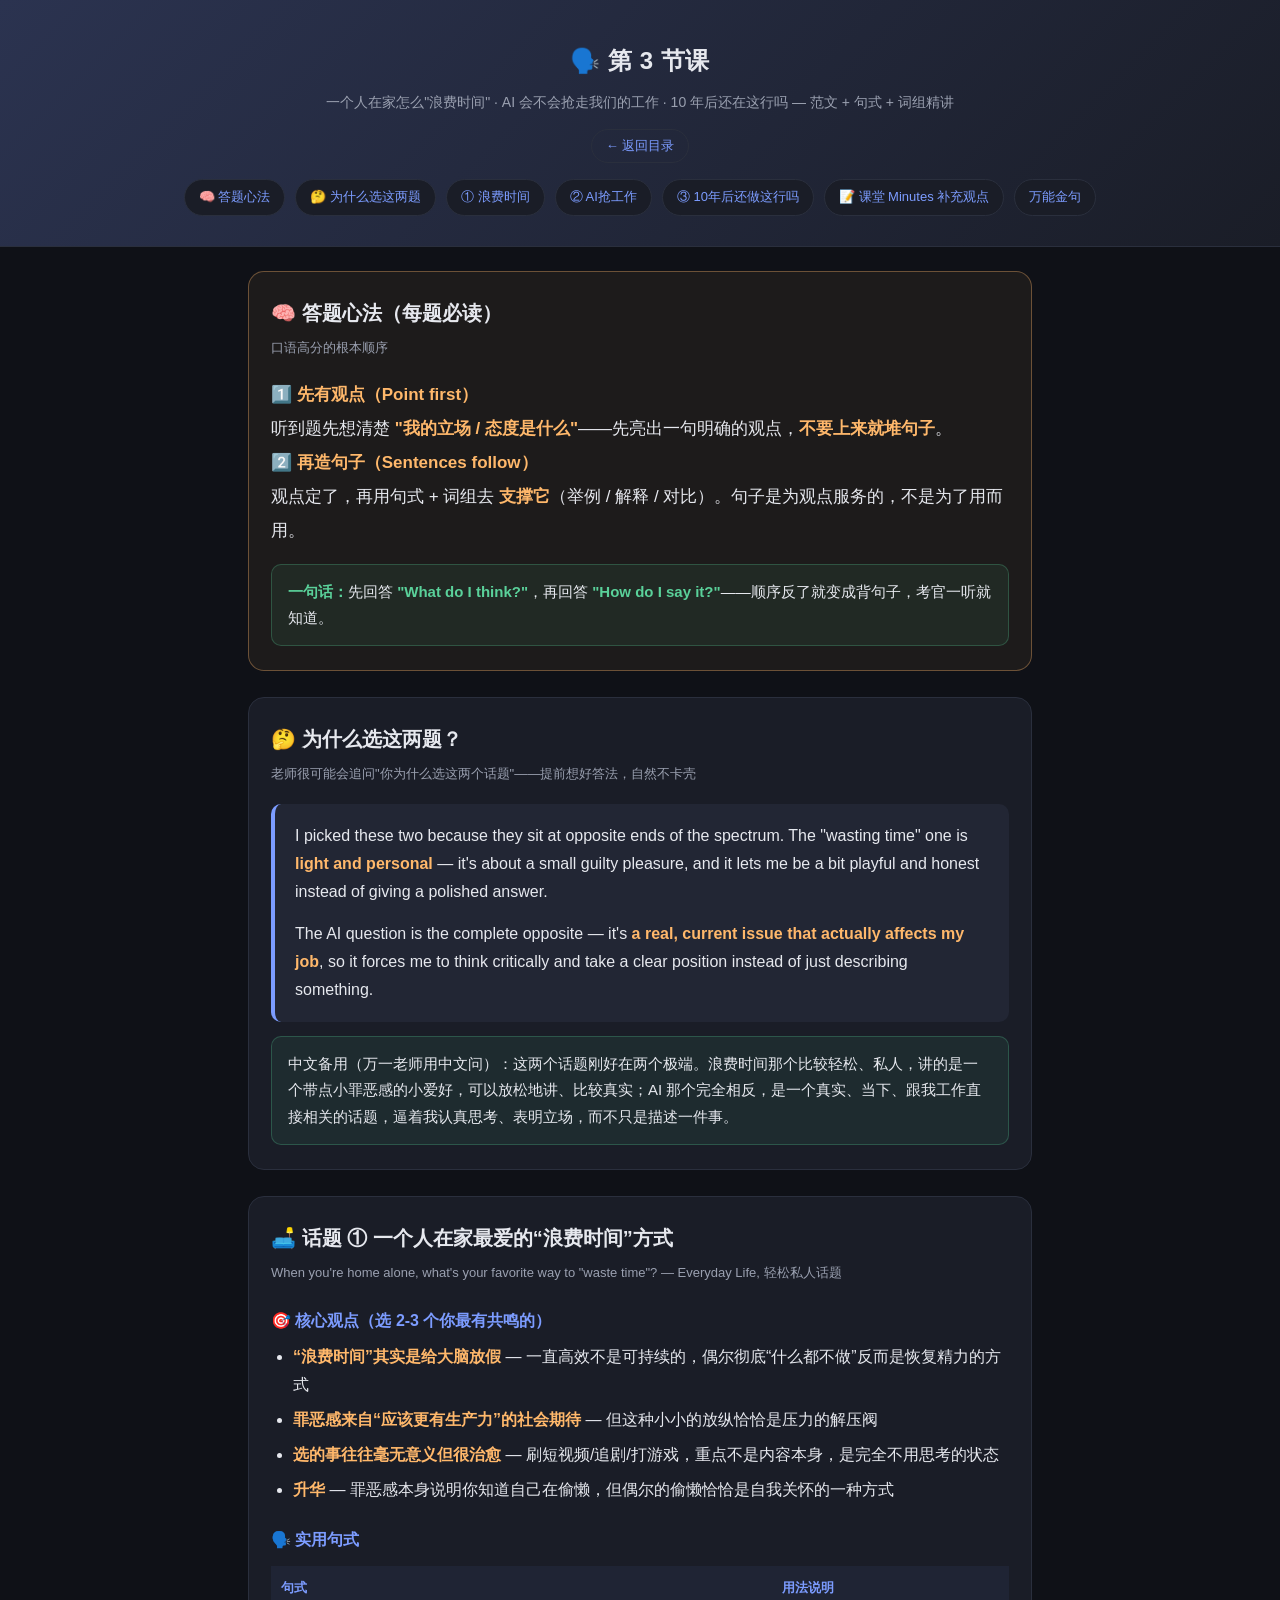
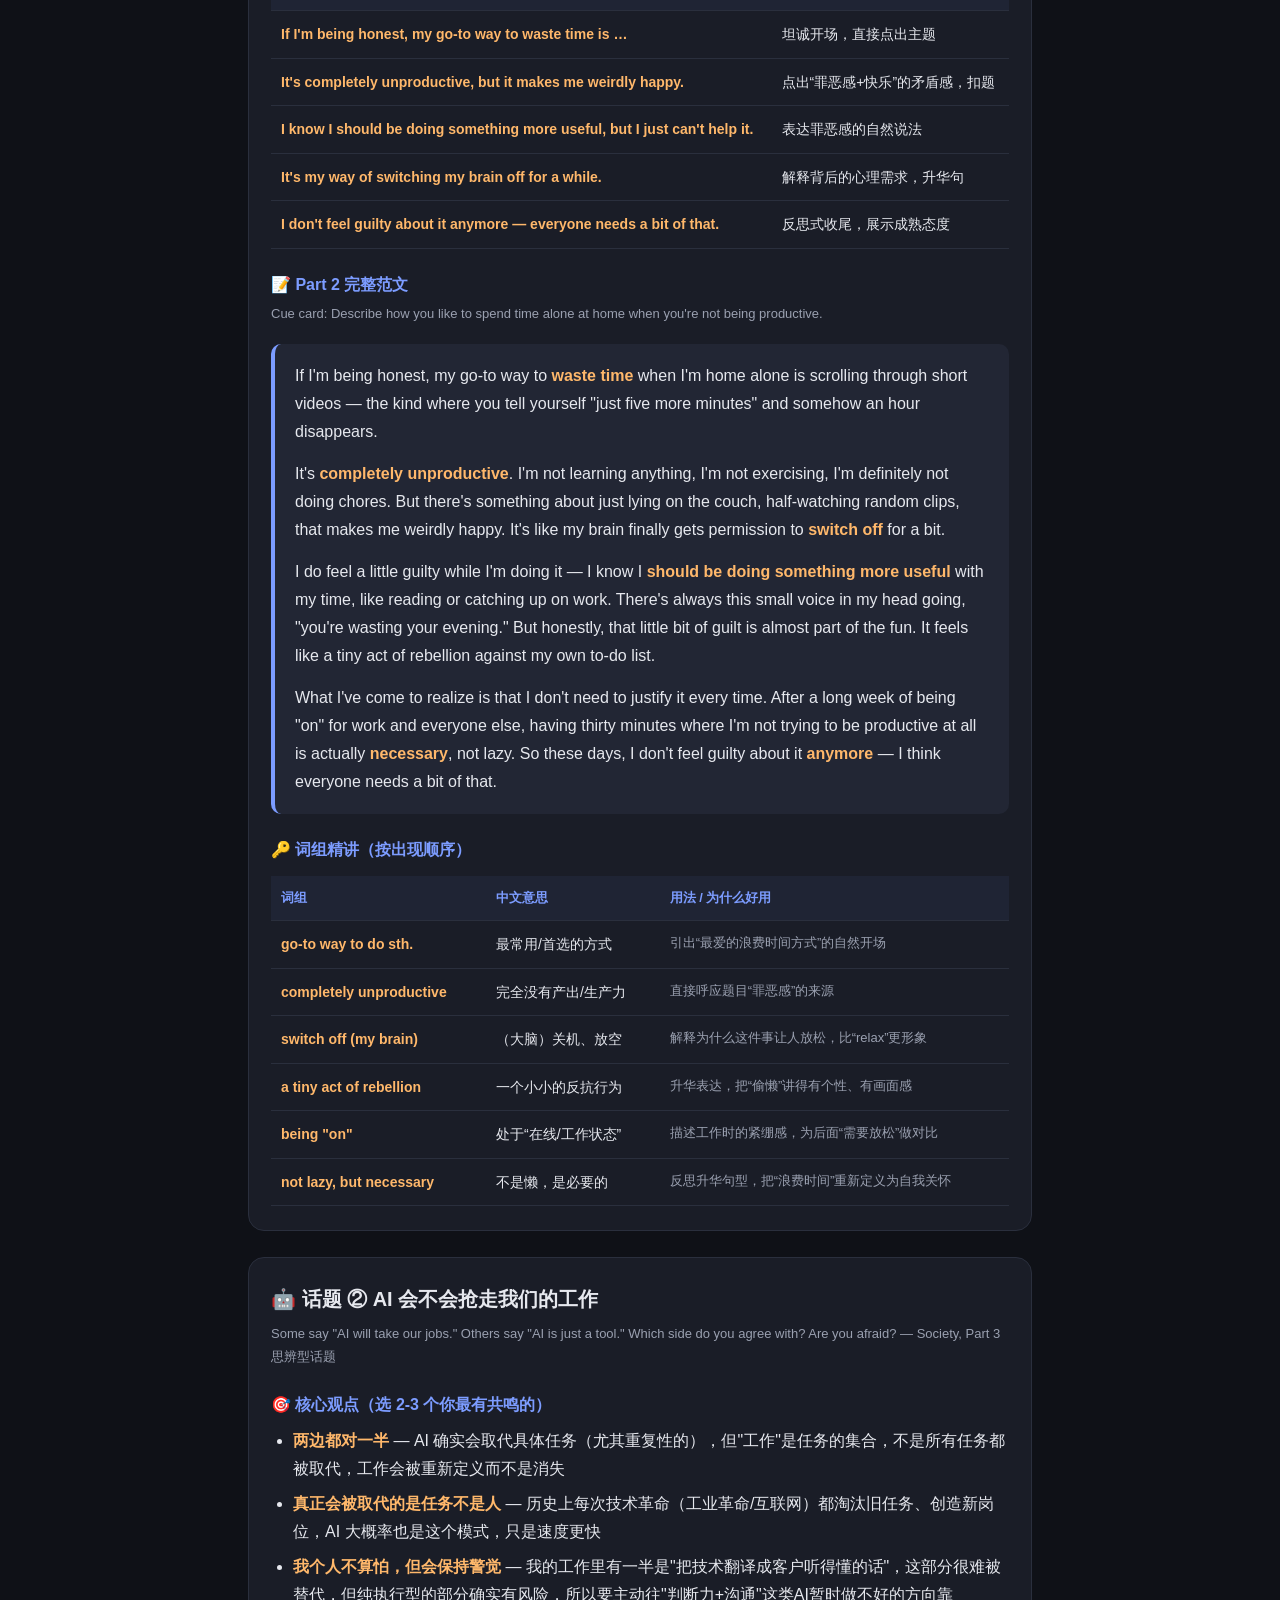
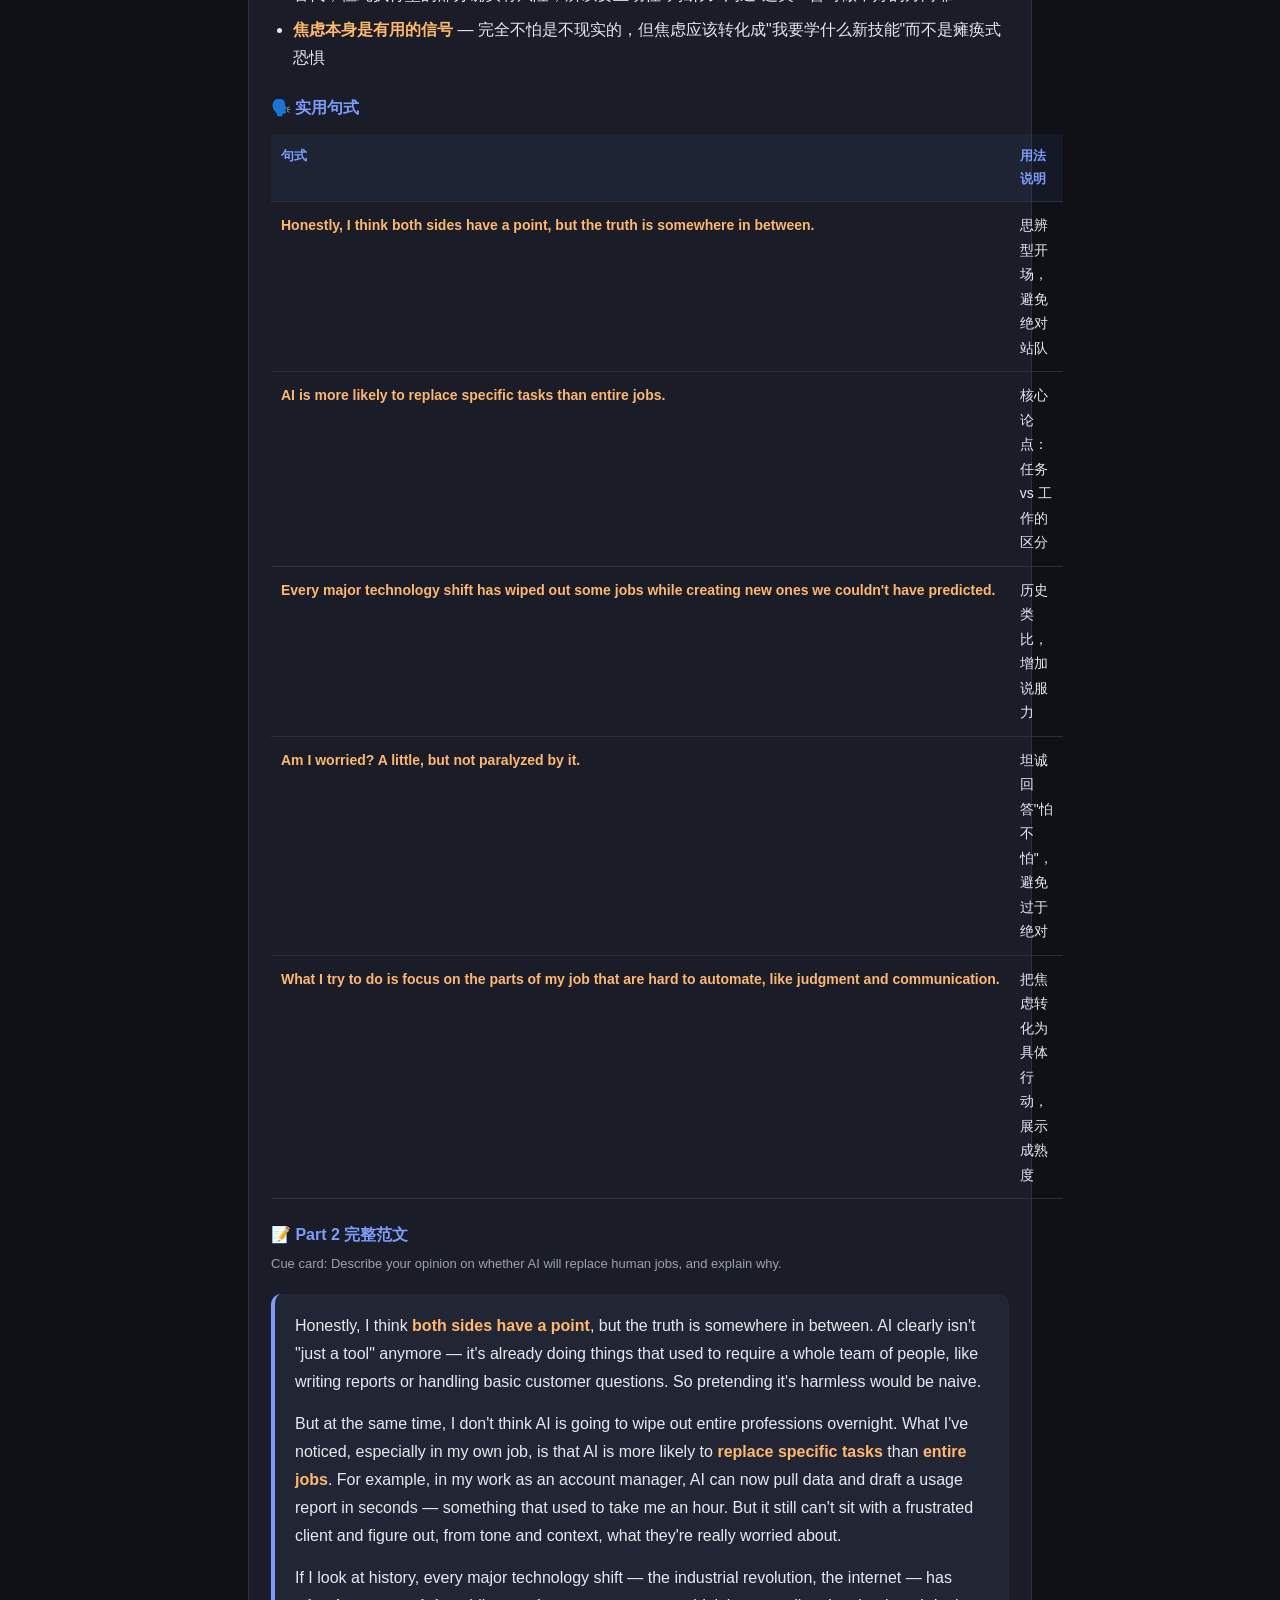
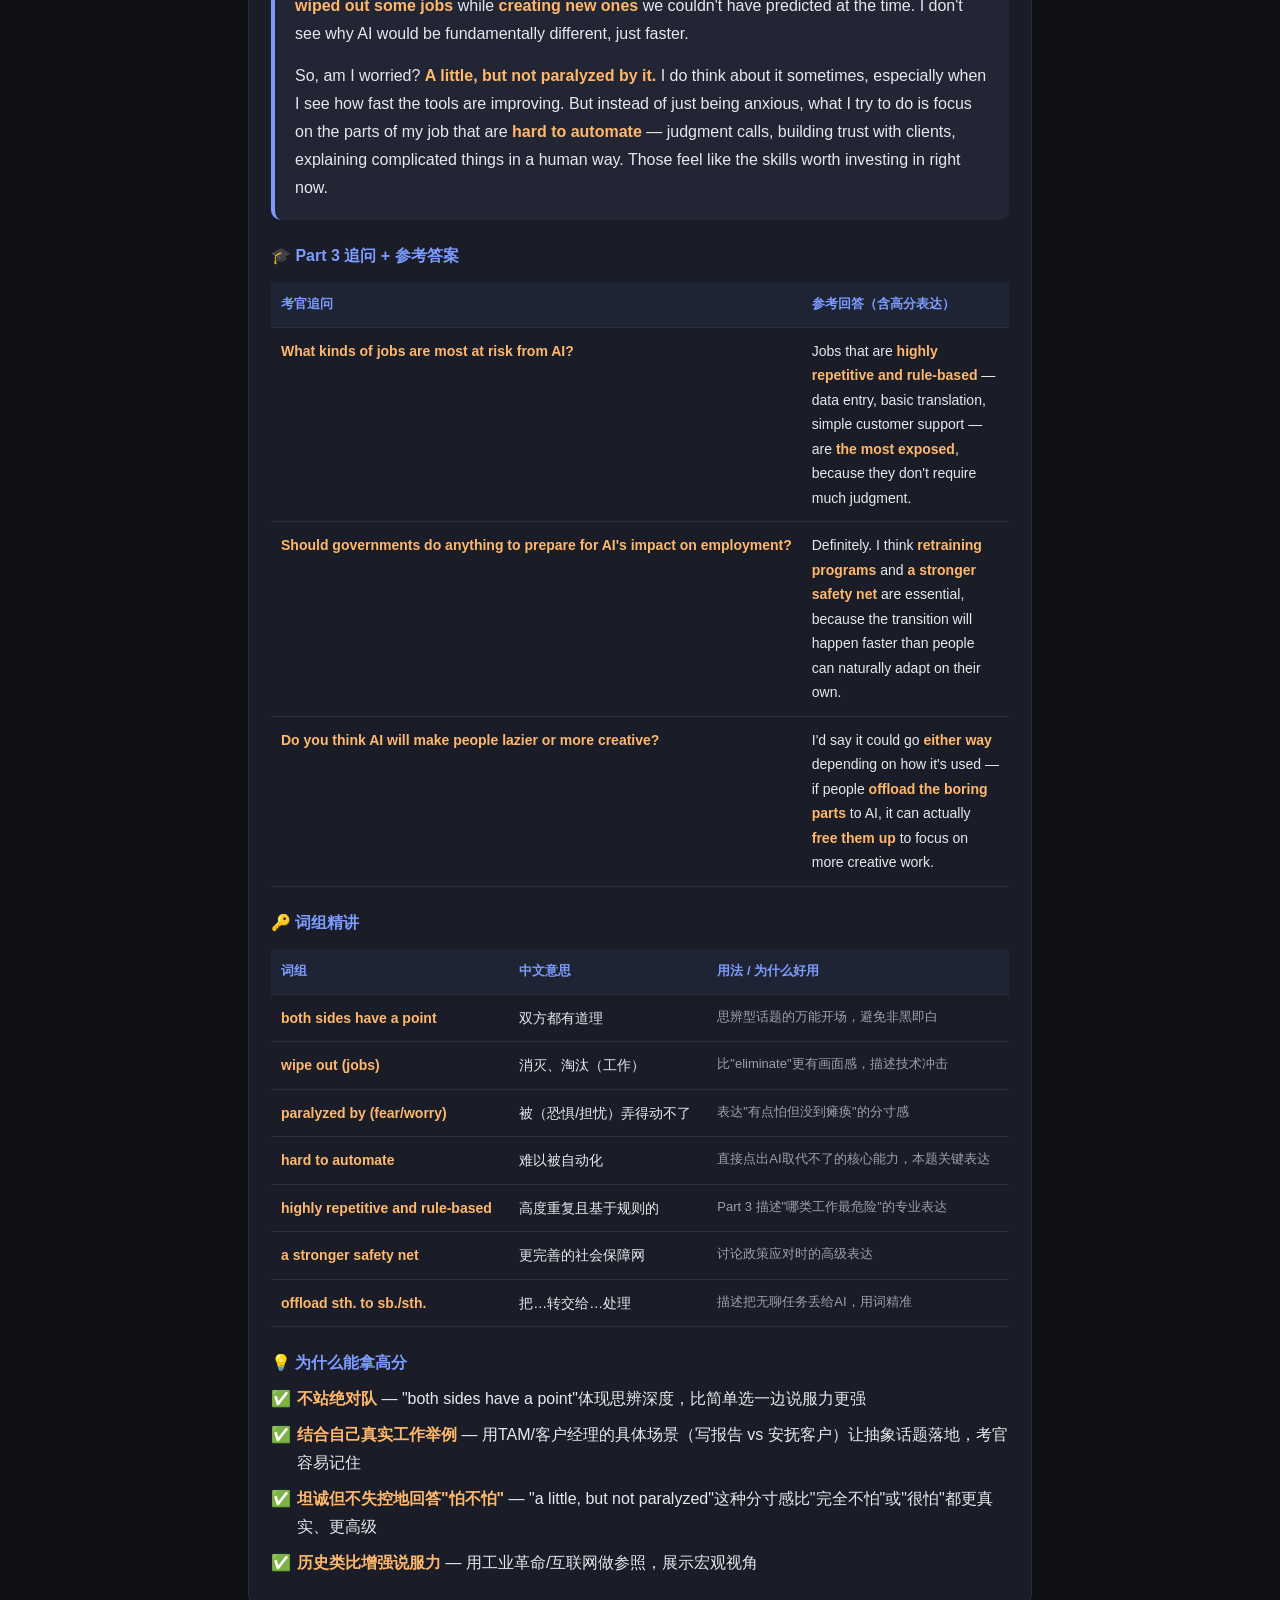
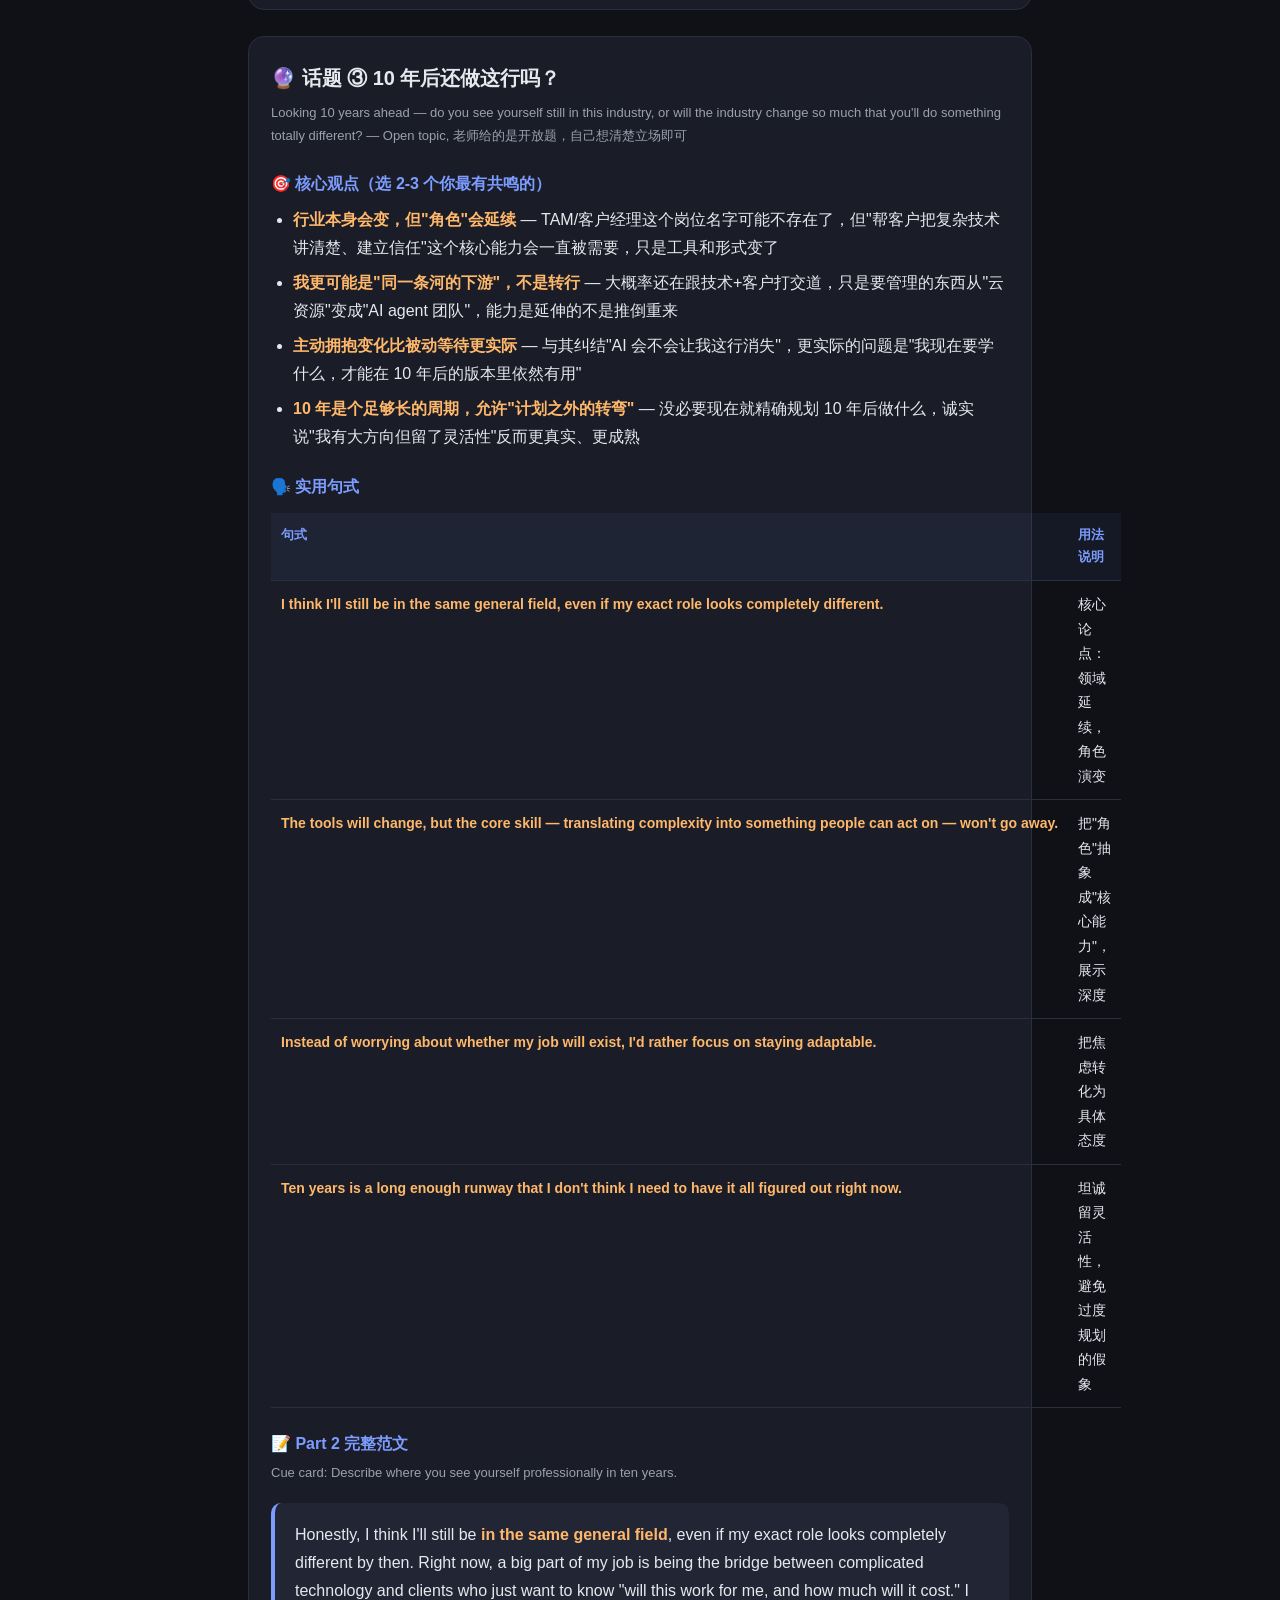
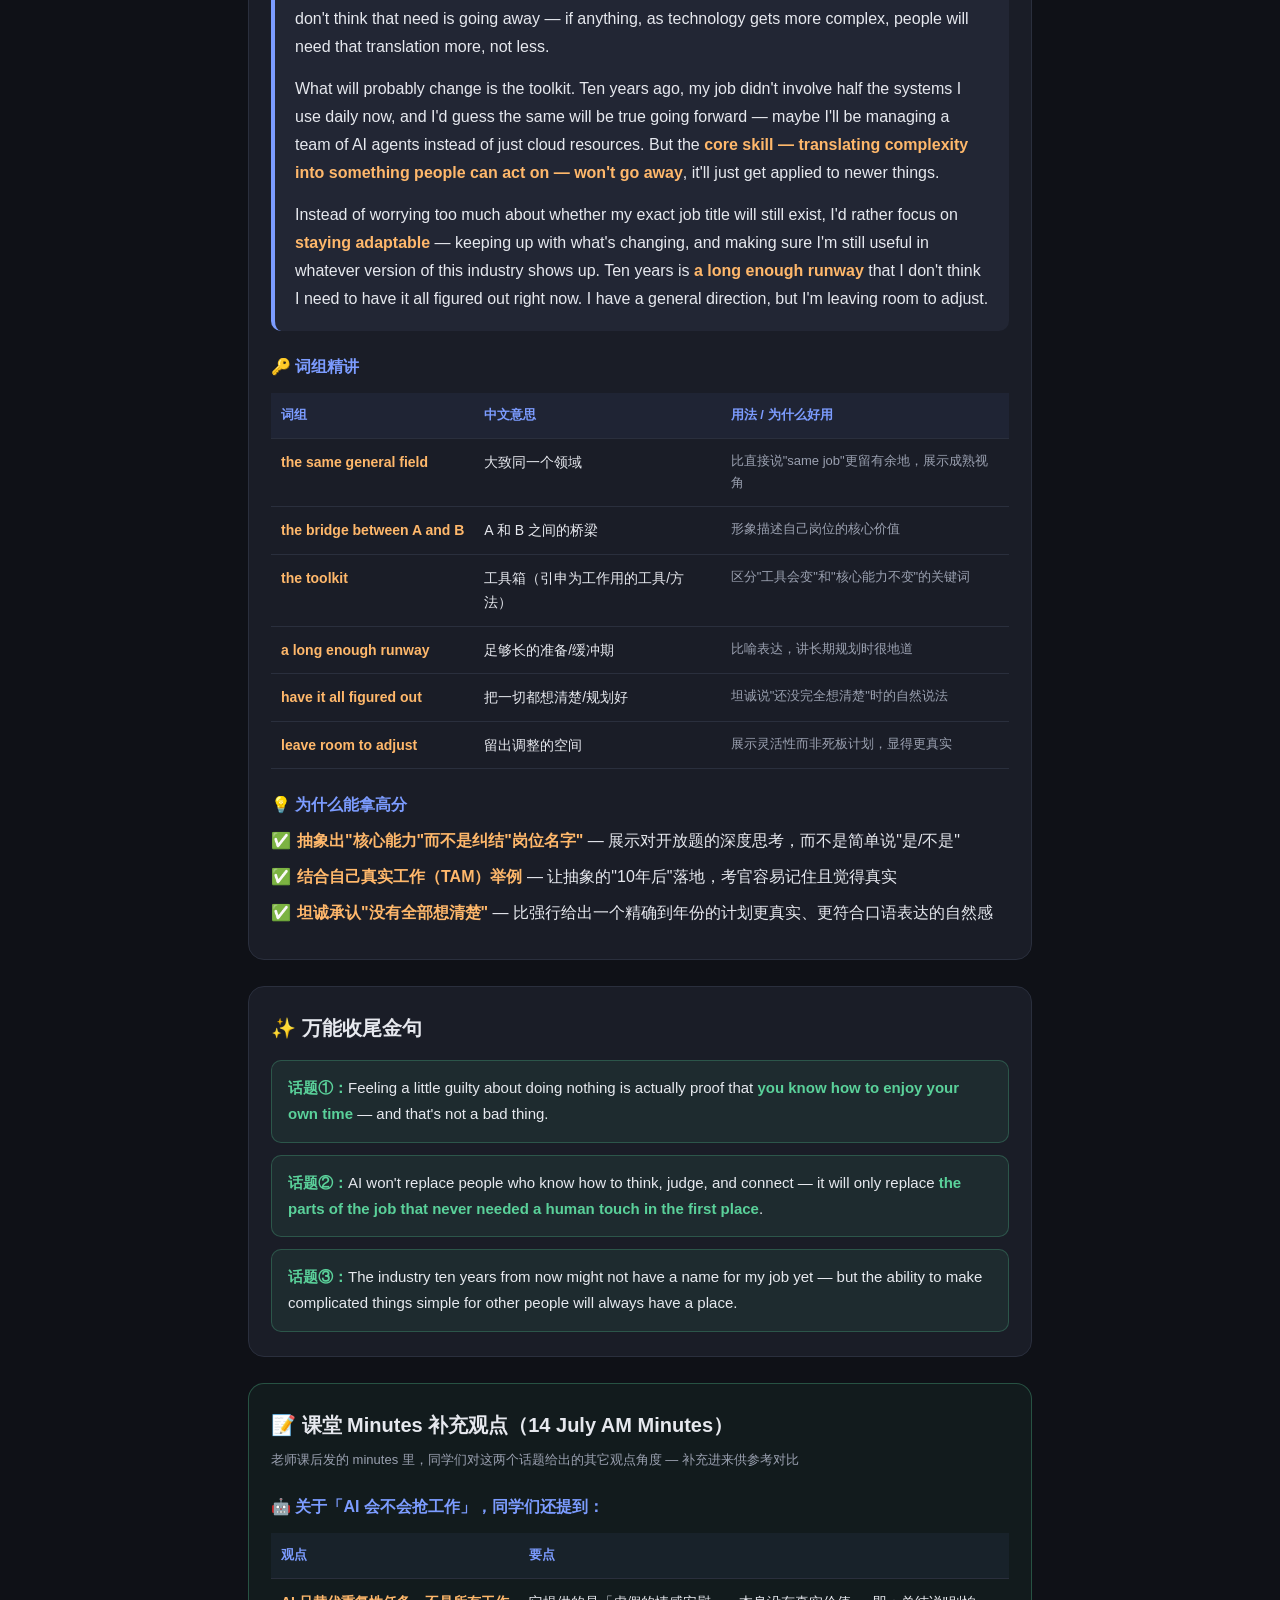
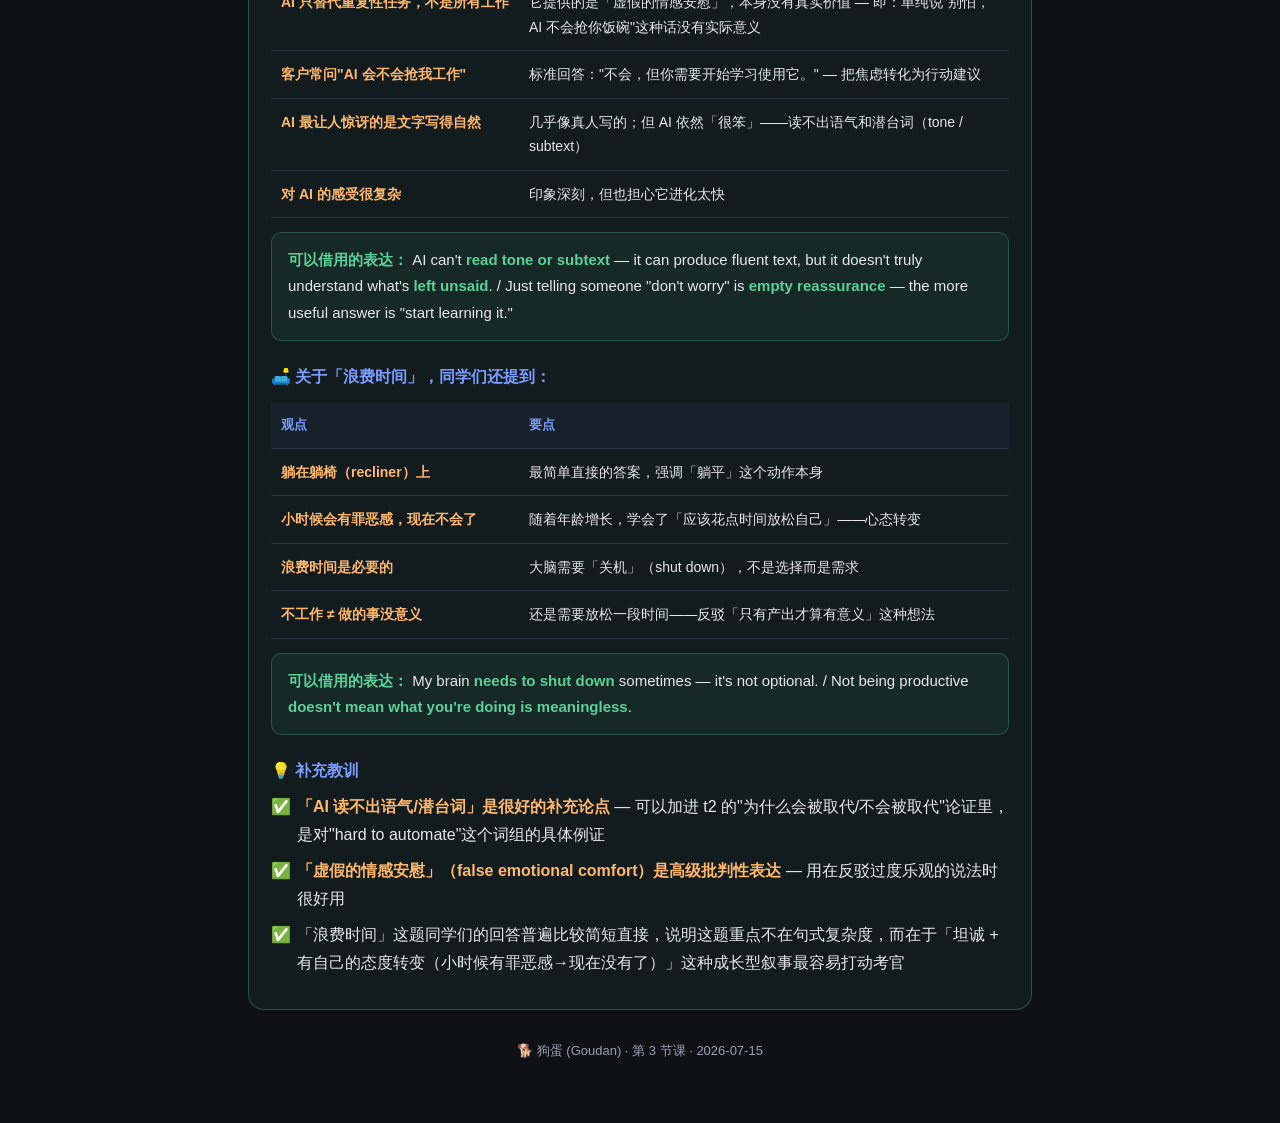
<file: lessons/2026-07-15.html>
<!DOCTYPE html>
<html lang="zh-CN">
<head>
<meta charset="UTF-8">
<meta name="viewport" content="width=device-width, initial-scale=1.0">
<title>第3节 · 浪费时间的方式 & AI会不会抢工作 & 10年后</title>
<link rel="stylesheet" href="../style.css">
</head>
<body>
<header>
  <h1>🗣️ 第 3 节课</h1>
  <p>一个人在家怎么"浪费时间" · AI 会不会抢走我们的工作 · 10 年后还在这行吗 — 范文 + 句式 + 词组精讲</p>
  <a class="back" href="../index.html">← 返回目录</a>
  <div class="toc">
    <a href="#method">🧠 答题心法</a>
    <a href="#why">🤔 为什么选这两题</a>
    <a href="#t1">① 浪费时间</a>
    <a href="#t2">② AI抢工作</a>
    <a href="#t3">③ 10年后还做这行吗</a>
    <a href="#review">📝 课堂 Minutes 补充观点</a>
    <a href="#golden">万能金句</a>
  </div>
</header>

<div class="wrap">

<section id="method" style="border-color:rgba(255,184,107,.35);background:rgba(255,184,107,.06)">
  <h2>🧠 答题心法（每题必读）</h2>
  <div class="sub">口语高分的根本顺序</div>
  <p style="font-size:17px;line-height:2">
    <b>1️⃣ 先有观点（Point first）</b><br>
    听到题先想清楚 <b>"我的立场 / 态度是什么"</b>——先亮出一句明确的观点，<b>不要上来就堆句子</b>。
  </p>
  <p style="font-size:17px;line-height:2">
    <b>2️⃣ 再造句子（Sentences follow）</b><br>
    观点定了，再用句式 + 词组去 <b>支撑它</b>（举例 / 解释 / 对比）。句子是为观点服务的，不是为了用而用。
  </p>
  <div class="golden" style="margin-top:16px">
    <b>一句话：</b>先回答 <b>"What do I think?"</b>，再回答 <b>"How do I say it?"</b>——顺序反了就变成背句子，考官一听就知道。
  </div>
</section>

<!-- WHY THESE TOPICS -->
<section id="why">
  <h2>🤔 为什么选这两题？</h2>
  <div class="sub">老师很可能会追问"你为什么选这两个话题"——提前想好答法，自然不卡壳</div>
  <div class="essay">
    <p>I picked these two because they sit at opposite ends of the spectrum. The "wasting time" one is <b>light and personal</b> — it's about a small guilty pleasure, and it lets me be a bit playful and honest instead of giving a polished answer.</p>
    <p>The AI question is the complete opposite — it's <b>a real, current issue that actually affects my job</b>, so it forces me to think critically and take a clear position instead of just describing something.</p>
  </div>
  <div class="golden" style="margin-top:14px">
    <p>中文备用（万一老师用中文问）：这两个话题刚好在两个极端。浪费时间那个比较轻松、私人，讲的是一个带点小罪恶感的小爱好，可以放松地讲、比较真实；AI 那个完全相反，是一个真实、当下、跟我工作直接相关的话题，逼着我认真思考、表明立场，而不只是描述一件事。</p>
  </div>
</section>

<!-- TOPIC 1 -->
<section id="t1">
  <h2>🛋️ 话题 ① 一个人在家最爱的“浪费时间”方式</h2>
  <div class="sub">When you're home alone, what's your favorite way to "waste time"? — Everyday Life, 轻松私人话题</div>

  <h3>🎯 核心观点（选 2-3 个你最有共鸣的）</h3>
  <ul class="views">
    <li><b>“浪费时间”其实是给大脑放假</b> — 一直高效不是可持续的，偶尔彻底“什么都不做”反而是恢复精力的方式</li>
    <li><b>罪恶感来自“应该更有生产力”的社会期待</b> — 但这种小小的放纵恰恰是压力的解压阀</li>
    <li><b>选的事往往毫无意义但很治愈</b> — 刷短视频/追剧/打游戏，重点不是内容本身，是完全不用思考的状态</li>
    <li><b>升华</b> — 罪恶感本身说明你知道自己在偷懒，但偶尔的偷懒恰恰是自我关怀的一种方式</li>
  </ul>

  <h3>🗣️ 实用句式</h3>
  <table>
    <tr><th>句式</th><th>用法说明</th></tr>
    <tr><td>If I'm being honest, my go-to way to <b>waste time</b> is …</td><td>坦诚开场，直接点出主题</td></tr>
    <tr><td>It's <b>completely unproductive</b>, but it makes me weirdly happy.</td><td>点出“罪恶感+快乐”的矛盾感，扣题</td></tr>
    <tr><td>I know I <b>should be doing something more useful</b>, but I just can't help it.</td><td>表达罪恶感的自然说法</td></tr>
    <tr><td>It's my way of <b>switching my brain off</b> for a while.</td><td>解释背后的心理需求，升华句</td></tr>
    <tr><td>I don't feel guilty about it <b>anymore</b> — everyone needs a bit of that.</td><td>反思式收尾，展示成熟态度</td></tr>
  </table>

  <h3>📝 Part 2 完整范文</h3>
  <div class="sub" style="margin-top:-4px">Cue card: Describe how you like to spend time alone at home when you're not being productive.</div>
  <div class="essay">
    <p>If I'm being honest, my go-to way to <b>waste time</b> when I'm home alone is scrolling through short videos — the kind where you tell yourself "just five more minutes" and somehow an hour disappears.</p>
    <p>It's <b>completely unproductive</b>. I'm not learning anything, I'm not exercising, I'm definitely not doing chores. But there's something about just lying on the couch, half-watching random clips, that makes me weirdly happy. It's like my brain finally gets permission to <b>switch off</b> for a bit.</p>
    <p>I do feel a little guilty while I'm doing it — I know I <b>should be doing something more useful</b> with my time, like reading or catching up on work. There's always this small voice in my head going, "you're wasting your evening." But honestly, that little bit of guilt is almost part of the fun. It feels like a tiny act of rebellion against my own to-do list.</p>
    <p>What I've come to realize is that I don't need to justify it every time. After a long week of being "on" for work and everyone else, having thirty minutes where I'm not trying to be productive at all is actually <b>necessary</b>, not lazy. So these days, I don't feel guilty about it <b>anymore</b> — I think everyone needs a bit of that.</p>
  </div>

  <h3>🔑 词组精讲（按出现顺序）</h3>
  <table>
    <tr><th>词组</th><th>中文意思</th><th>用法 / 为什么好用</th></tr>
    <tr><td>go-to way to do sth.</td><td>最常用/首选的方式</td><td>引出“最爱的浪费时间方式”的自然开场</td></tr>
    <tr><td>completely unproductive</td><td>完全没有产出/生产力</td><td>直接呼应题目“罪恶感”的来源</td></tr>
    <tr><td>switch off (my brain)</td><td>（大脑）关机、放空</td><td>解释为什么这件事让人放松，比“relax”更形象</td></tr>
    <tr><td>a tiny act of rebellion</td><td>一个小小的反抗行为</td><td>升华表达，把“偷懒”讲得有个性、有画面感</td></tr>
    <tr><td>being "on"</td><td>处于“在线/工作状态”</td><td>描述工作时的紧绷感，为后面“需要放松”做对比</td></tr>
    <tr><td>not lazy, but necessary</td><td>不是懒，是必要的</td><td>反思升华句型，把“浪费时间”重新定义为自我关怀</td></tr>
  </table>
</section>


<!-- TOPIC 2 -->
<section id="t2">
  <h2>🤖 话题 ② AI 会不会抢走我们的工作</h2>
  <div class="sub">Some say "AI will take our jobs." Others say "AI is just a tool." Which side do you agree with? Are you afraid? — Society, Part 3 思辨型话题</div>

  <h3>🎯 核心观点（选 2-3 个你最有共鸣的）</h3>
  <ul class="views">
    <li><b>两边都对一半</b> — AI 确实会取代具体任务（尤其重复性的），但"工作"是任务的集合，不是所有任务都被取代，工作会被重新定义而不是消失</li>
    <li><b>真正会被取代的是任务不是人</b> — 历史上每次技术革命（工业革命/互联网）都淘汰旧任务、创造新岗位，AI 大概率也是这个模式，只是速度更快</li>
    <li><b>我个人不算怕，但会保持警觉</b> — 我的工作里有一半是"把技术翻译成客户听得懂的话"，这部分很难被替代，但纯执行型的部分确实有风险，所以要主动往"判断力+沟通"这类AI暂时做不好的方向靠</li>
    <li><b>焦虑本身是有用的信号</b> — 完全不怕是不现实的，但焦虑应该转化成"我要学什么新技能"而不是瘫痪式恐惧</li>
  </ul>

  <h3>🗣️ 实用句式</h3>
  <table>
    <tr><th>句式</th><th>用法说明</th></tr>
    <tr><td>Honestly, I think <b>both sides have a point</b>, but the truth is somewhere in between.</td><td>思辨型开场，避免绝对站队</td></tr>
    <tr><td>AI is more likely to <b>replace specific tasks</b> than <b>entire jobs</b>.</td><td>核心论点：任务 vs 工作的区分</td></tr>
    <tr><td>Every major technology shift has <b>wiped out some jobs</b> while <b>creating new ones</b> we couldn't have predicted.</td><td>历史类比，增加说服力</td></tr>
    <tr><td>Am I worried? <b>A little, but not paralyzed by it.</b></td><td>坦诚回答"怕不怕"，避免过于绝对</td></tr>
    <tr><td>What I try to do is focus on the parts of my job that are <b>hard to automate</b>, like judgment and communication.</td><td>把焦虑转化为具体行动，展示成熟度</td></tr>
  </table>

  <h3>📝 Part 2 完整范文</h3>
  <div class="sub" style="margin-top:-4px">Cue card: Describe your opinion on whether AI will replace human jobs, and explain why.</div>
  <div class="essay">
    <p>Honestly, I think <b>both sides have a point</b>, but the truth is somewhere in between. AI clearly isn't "just a tool" anymore — it's already doing things that used to require a whole team of people, like writing reports or handling basic customer questions. So pretending it's harmless would be naive.</p>
    <p>But at the same time, I don't think AI is going to wipe out entire professions overnight. What I've noticed, especially in my own job, is that AI is more likely to <b>replace specific tasks</b> than <b>entire jobs</b>. For example, in my work as an account manager, AI can now pull data and draft a usage report in seconds — something that used to take me an hour. But it still can't sit with a frustrated client and figure out, from tone and context, what they're really worried about.</p>
    <p>If I look at history, every major technology shift — the industrial revolution, the internet — has <b>wiped out some jobs</b> while <b>creating new ones</b> we couldn't have predicted at the time. I don't see why AI would be fundamentally different, just faster.</p>
    <p>So, am I worried? <b>A little, but not paralyzed by it.</b> I do think about it sometimes, especially when I see how fast the tools are improving. But instead of just being anxious, what I try to do is focus on the parts of my job that are <b>hard to automate</b> — judgment calls, building trust with clients, explaining complicated things in a human way. Those feel like the skills worth investing in right now.</p>
  </div>

  <h3>🎓 Part 3 追问 + 参考答案</h3>
  <table>
    <tr><th>考官追问</th><th>参考回答（含高分表达）</th></tr>
    <tr><td>What kinds of jobs are most at risk from AI?</td><td>Jobs that are <b>highly repetitive and rule-based</b> — data entry, basic translation, simple customer support — are <b>the most exposed</b>, because they don't require much judgment.</td></tr>
    <tr><td>Should governments do anything to prepare for AI's impact on employment?</td><td>Definitely. I think <b>retraining programs</b> and <b>a stronger safety net</b> are essential, because the transition will happen faster than people can naturally adapt on their own.</td></tr>
    <tr><td>Do you think AI will make people lazier or more creative?</td><td>I'd say it could go <b>either way</b> depending on how it's used — if people <b>offload the boring parts</b> to AI, it can actually <b>free them up</b> to focus on more creative work.</td></tr>
  </table>

  <h3>🔑 词组精讲</h3>
  <table>
    <tr><th>词组</th><th>中文意思</th><th>用法 / 为什么好用</th></tr>
    <tr><td>both sides have a point</td><td>双方都有道理</td><td>思辨型话题的万能开场，避免非黑即白</td></tr>
    <tr><td>wipe out (jobs)</td><td>消灭、淘汰（工作）</td><td>比"eliminate"更有画面感，描述技术冲击</td></tr>
    <tr><td>paralyzed by (fear/worry)</td><td>被（恐惧/担忧）弄得动不了</td><td>表达"有点怕但没到瘫痪"的分寸感</td></tr>
    <tr><td>hard to automate</td><td>难以被自动化</td><td>直接点出AI取代不了的核心能力，本题关键表达</td></tr>
    <tr><td>highly repetitive and rule-based</td><td>高度重复且基于规则的</td><td>Part 3 描述"哪类工作最危险"的专业表达</td></tr>
    <tr><td>a stronger safety net</td><td>更完善的社会保障网</td><td>讨论政策应对时的高级表达</td></tr>
    <tr><td>offload sth. to sb./sth.</td><td>把…转交给…处理</td><td>描述把无聊任务丢给AI，用词精准</td></tr>
  </table>

  <h3>💡 为什么能拿高分</h3>
  <ul class="tips">
    <li><b>不站绝对队</b> — "both sides have a point"体现思辨深度，比简单选一边说服力更强</li>
    <li><b>结合自己真实工作举例</b> — 用TAM/客户经理的具体场景（写报告 vs 安抚客户）让抽象话题落地，考官容易记住</li>
    <li><b>坦诚但不失控地回答"怕不怕"</b> — "a little, but not paralyzed"这种分寸感比"完全不怕"或"很怕"都更真实、更高级</li>
    <li><b>历史类比增强说服力</b> — 用工业革命/互联网做参照，展示宏观视角</li>
  </ul>
</section>

<!-- TOPIC 3 -->
<section id="t3">
  <h2>🔮 话题 ③ 10 年后还做这行吗？</h2>
  <div class="sub">Looking 10 years ahead — do you see yourself still in this industry, or will the industry change so much that you'll do something totally different? — Open topic, 老师给的是开放题，自己想清楚立场即可</div>

  <h3>🎯 核心观点（选 2-3 个你最有共鸣的）</h3>
  <ul class="views">
    <li><b>行业本身会变，但"角色"会延续</b> — TAM/客户经理这个岗位名字可能不存在了，但"帮客户把复杂技术讲清楚、建立信任"这个核心能力会一直被需要，只是工具和形式变了</li>
    <li><b>我更可能是"同一条河的下游"，不是转行</b> — 大概率还在跟技术+客户打交道，只是要管理的东西从"云资源"变成"AI agent 团队"，能力是延伸的不是推倒重来</li>
    <li><b>主动拥抱变化比被动等待更实际</b> — 与其纠结"AI 会不会让我这行消失"，更实际的问题是"我现在要学什么，才能在 10 年后的版本里依然有用"</li>
    <li><b>10 年是个足够长的周期，允许"计划之外的转弯"</b> — 没必要现在就精确规划 10 年后做什么，诚实说"我有大方向但留了灵活性"反而更真实、更成熟</li>
  </ul>

  <h3>🗣️ 实用句式</h3>
  <table>
    <tr><th>句式</th><th>用法说明</th></tr>
    <tr><td>I think I'll still be <b>in the same general field</b>, even if my exact role looks completely different.</td><td>核心论点：领域延续，角色演变</td></tr>
    <tr><td>The tools will change, but the <b>core skill — translating complexity into something people can act on — won't go away</b>.</td><td>把"角色"抽象成"核心能力"，展示深度</td></tr>
    <tr><td>Instead of worrying about whether my job will exist, I'd rather focus on <b>staying adaptable</b>.</td><td>把焦虑转化为具体态度</td></tr>
    <tr><td>Ten years is <b>a long enough runway</b> that I don't think I need to have it all figured out right now.</td><td>坦诚留灵活性，避免过度规划的假象</td></tr>
  </table>

  <h3>📝 Part 2 完整范文</h3>
  <div class="sub" style="margin-top:-4px">Cue card: Describe where you see yourself professionally in ten years.</div>
  <div class="essay">
    <p>Honestly, I think I'll still be <b>in the same general field</b>, even if my exact role looks completely different by then. Right now, a big part of my job is being the bridge between complicated technology and clients who just want to know "will this work for me, and how much will it cost." I don't think that need is going away — if anything, as technology gets more complex, people will need that translation more, not less.</p>
    <p>What will probably change is the toolkit. Ten years ago, my job didn't involve half the systems I use daily now, and I'd guess the same will be true going forward — maybe I'll be managing a team of AI agents instead of just cloud resources. But the <b>core skill — translating complexity into something people can act on — won't go away</b>, it'll just get applied to newer things.</p>
    <p>Instead of worrying too much about whether my exact job title will still exist, I'd rather focus on <b>staying adaptable</b> — keeping up with what's changing, and making sure I'm still useful in whatever version of this industry shows up. Ten years is <b>a long enough runway</b> that I don't think I need to have it all figured out right now. I have a general direction, but I'm leaving room to adjust.</p>
  </div>

  <h3>🔑 词组精讲</h3>
  <table>
    <tr><th>词组</th><th>中文意思</th><th>用法 / 为什么好用</th></tr>
    <tr><td>the same general field</td><td>大致同一个领域</td><td>比直接说"same job"更留有余地，展示成熟视角</td></tr>
    <tr><td>the bridge between A and B</td><td>A 和 B 之间的桥梁</td><td>形象描述自己岗位的核心价值</td></tr>
    <tr><td>the toolkit</td><td>工具箱（引申为工作用的工具/方法）</td><td>区分"工具会变"和"核心能力不变"的关键词</td></tr>
    <tr><td>a long enough runway</td><td>足够长的准备/缓冲期</td><td>比喻表达，讲长期规划时很地道</td></tr>
    <tr><td>have it all figured out</td><td>把一切都想清楚/规划好</td><td>坦诚说"还没完全想清楚"时的自然说法</td></tr>
    <tr><td>leave room to adjust</td><td>留出调整的空间</td><td>展示灵活性而非死板计划，显得更真实</td></tr>
  </table>

  <h3>💡 为什么能拿高分</h3>
  <ul class="tips">
    <li><b>抽象出"核心能力"而不是纠结"岗位名字"</b> — 展示对开放题的深度思考，而不是简单说"是/不是"</li>
    <li><b>结合自己真实工作（TAM）举例</b> — 让抽象的"10年后"落地，考官容易记住且觉得真实</li>
    <li><b>坦诚承认"没有全部想清楚"</b> — 比强行给出一个精确到年份的计划更真实、更符合口语表达的自然感</li>
  </ul>
</section>

<!-- GOLDEN -->
<section id="golden">
  <h2>✨ 万能收尾金句</h2>
  <div class="golden">
    <p><b>话题①：</b>Feeling a little guilty about doing nothing is actually proof that <b>you know how to enjoy your own time</b> — and that's not a bad thing.</p>
  </div>
  <div class="golden" style="margin-top:12px">
    <p><b>话题②：</b>AI won't replace people who know how to think, judge, and connect — it will only replace <b>the parts of the job that never needed a human touch in the first place</b>.</p>
  </div>
  <div class="golden" style="margin-top:12px">
    <p><b>话题③：</b>The industry ten years from now might not have a name for my job yet — but the ability to make complicated things simple for other people will always have a place.</p>
  </div>
</section>

<!-- REVIEW -->
<section id="review" style="border-color:rgba(90,209,154,.3);background:rgba(90,209,154,.05)">
  <h2>📝 课堂 Minutes 补充观点（14 July AM Minutes）</h2>
  <div class="sub">老师课后发的 minutes 里，同学们对这两个话题给出的其它观点角度 — 补充进来供参考对比</div>

  <h3>🤖 关于「AI 会不会抢工作」，同学们还提到：</h3>
  <table>
    <tr><th>观点</th><th>要点</th></tr>
    <tr><td>AI 只替代重复性任务，不是所有工作</td><td>它提供的是「虚假的情感安慰」，本身没有真实价值 — 即：单纯说"别怕，AI 不会抢你饭碗"这种话没有实际意义</td></tr>
    <tr><td>客户常问"AI 会不会抢我工作"</td><td>标准回答："不会，但你需要开始学习使用它。" — 把焦虑转化为行动建议</td></tr>
    <tr><td>AI 最让人惊讶的是文字写得自然</td><td>几乎像真人写的；但 AI 依然「很笨」——读不出语气和潜台词（tone / subtext）</td></tr>
    <tr><td>对 AI 的感受很复杂</td><td>印象深刻，但也担心它进化太快</td></tr>
  </table>
  <div class="golden" style="margin-top:14px">
    <p><b>可以借用的表达：</b> AI can't <b>read tone or subtext</b> — it can produce fluent text, but it doesn't truly understand what's <b>left unsaid</b>. / Just telling someone "don't worry" is <b>empty reassurance</b> — the more useful answer is "start learning it."</p>
  </div>

  <h3>🛋️ 关于「浪费时间」，同学们还提到：</h3>
  <table>
    <tr><th>观点</th><th>要点</th></tr>
    <tr><td>躺在躺椅（recliner）上</td><td>最简单直接的答案，强调「躺平」这个动作本身</td></tr>
    <tr><td>小时候会有罪恶感，现在不会了</td><td>随着年龄增长，学会了「应该花点时间放松自己」——心态转变</td></tr>
    <tr><td>浪费时间是必要的</td><td>大脑需要「关机」（shut down），不是选择而是需求</td></tr>
    <tr><td>不工作 ≠ 做的事没意义</td><td>还是需要放松一段时间——反驳「只有产出才算有意义」这种想法</td></tr>
  </table>
  <div class="golden" style="margin-top:14px">
    <p><b>可以借用的表达：</b> My brain <b>needs to shut down</b> sometimes — it's not optional. / Not being productive <b>doesn't mean what you're doing is meaningless</b>.</p>
  </div>

  <h3>💡 补充教训</h3>
  <ul class="tips">
    <li><b>「AI 读不出语气/潜台词」是很好的补充论点</b> — 可以加进 t2 的"为什么会被取代/不会被取代"论证里，是对"hard to automate"这个词组的具体例证</li>
    <li><b>「虚假的情感安慰」（false emotional comfort）是高级批判性表达</b> — 用在反驳过度乐观的说法时很好用</li>
    <li>「浪费时间」这题同学们的回答普遍比较简短直接，说明这题重点不在句式复杂度，而在于「坦诚 + 有自己的态度转变（小时候有罪恶感→现在没有了）」这种成长型叙事最容易打动考官</li>
  </ul>
</section>

<footer>
  🐕 狗蛋 (Goudan) · 第 3 节课 · 2026-07-15
</footer>

</div>
</body>
</html>
</file>
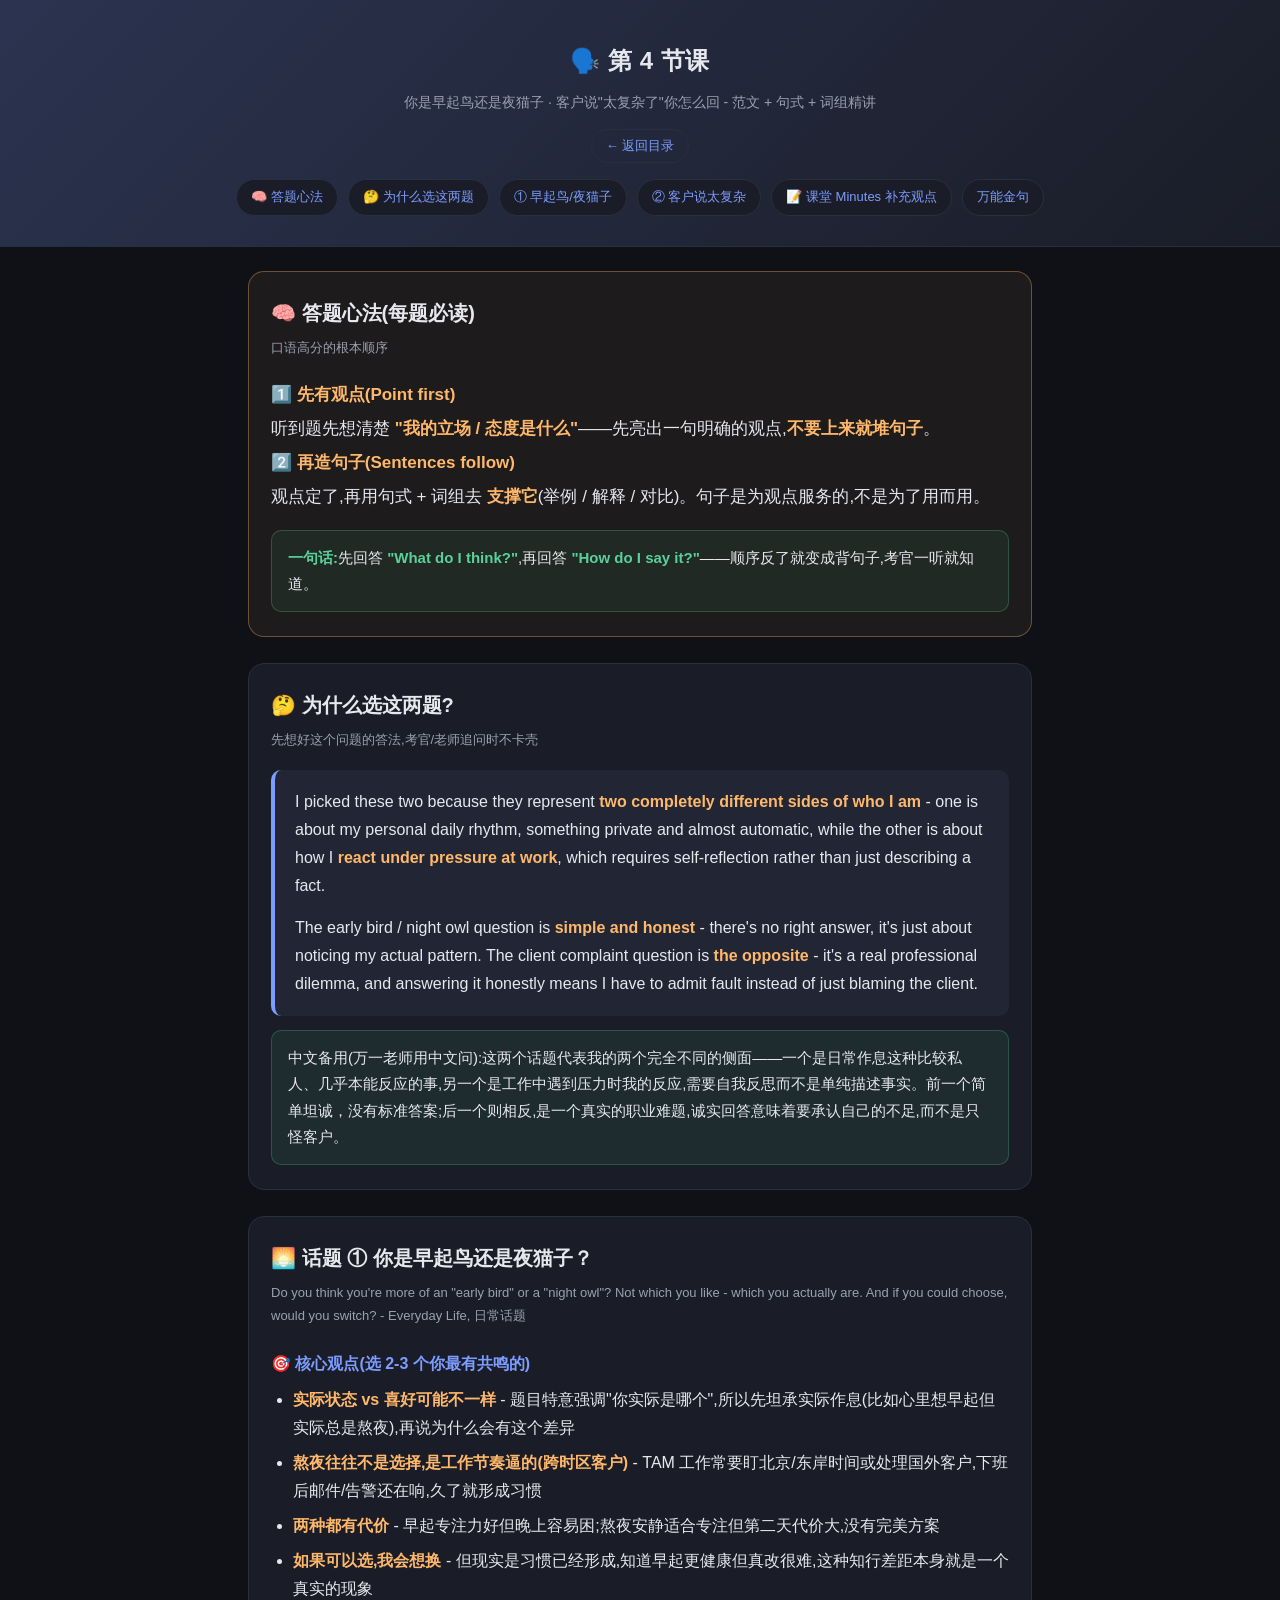
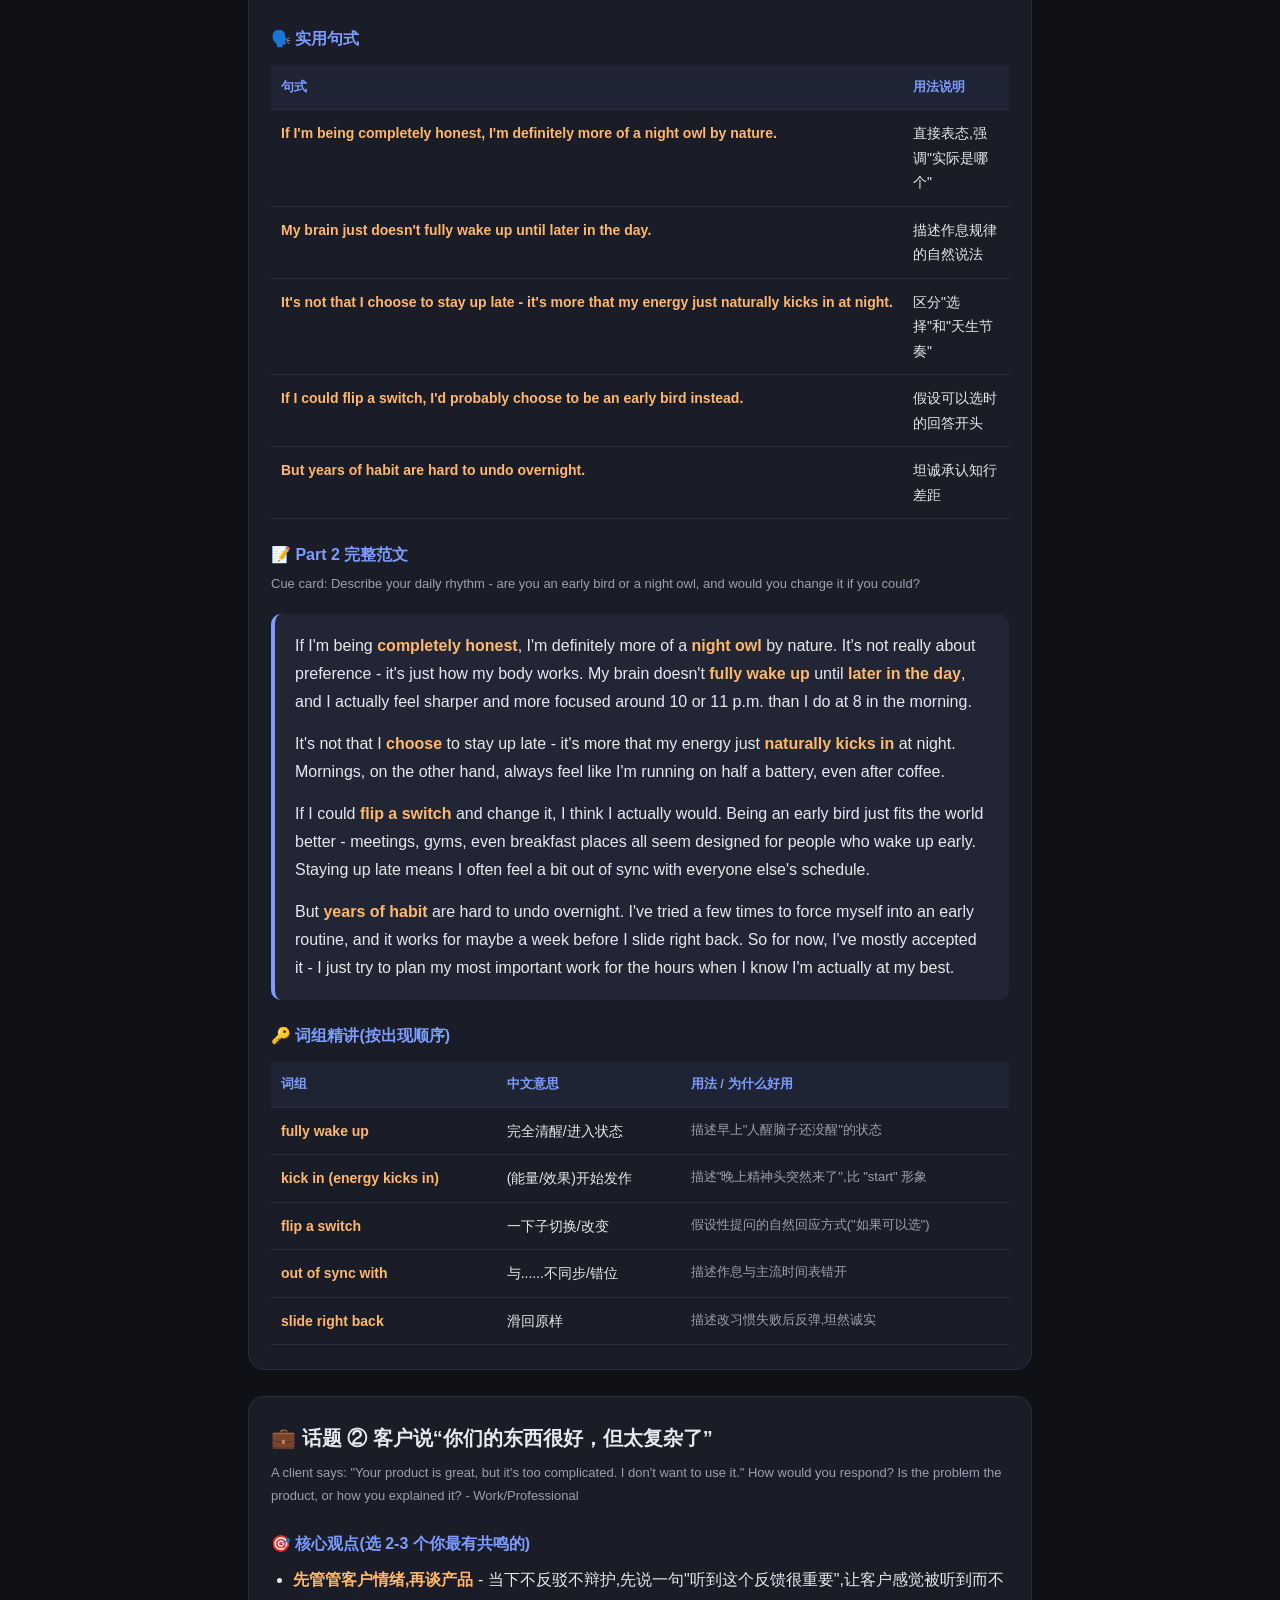
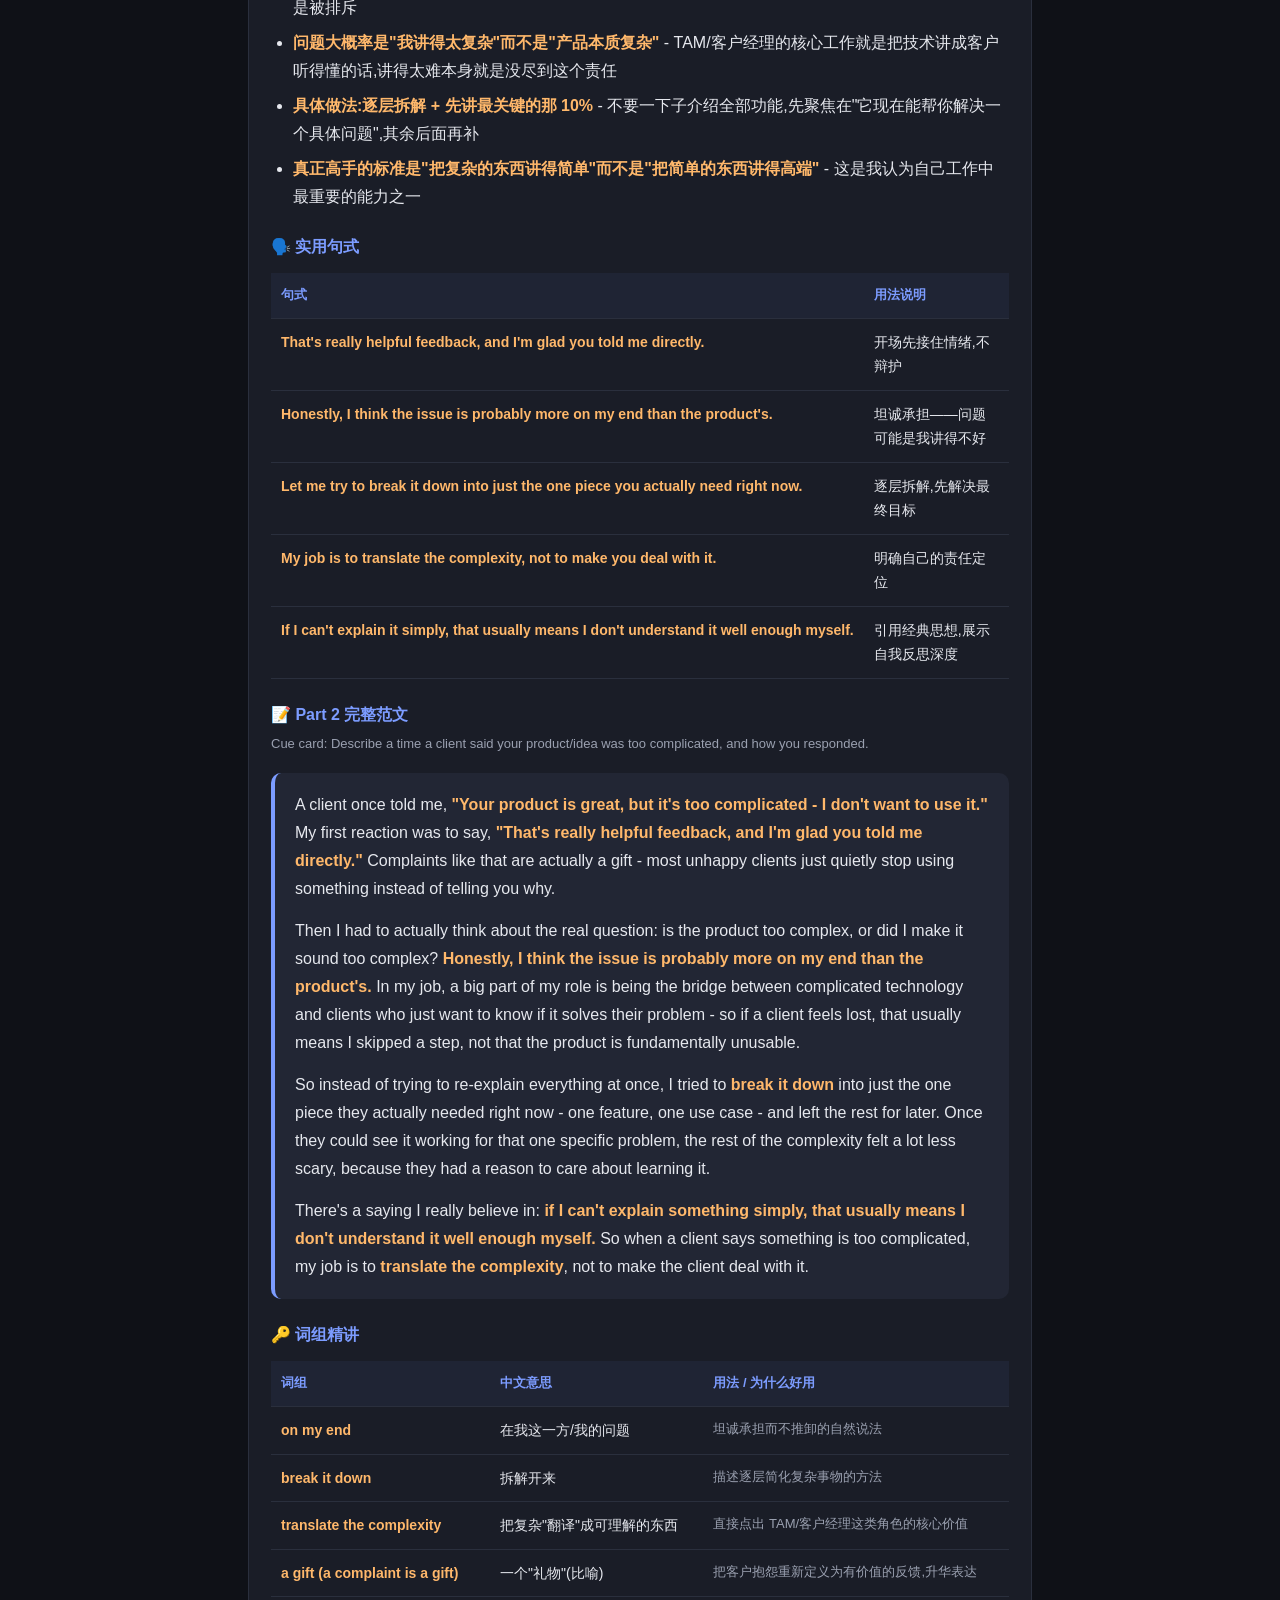
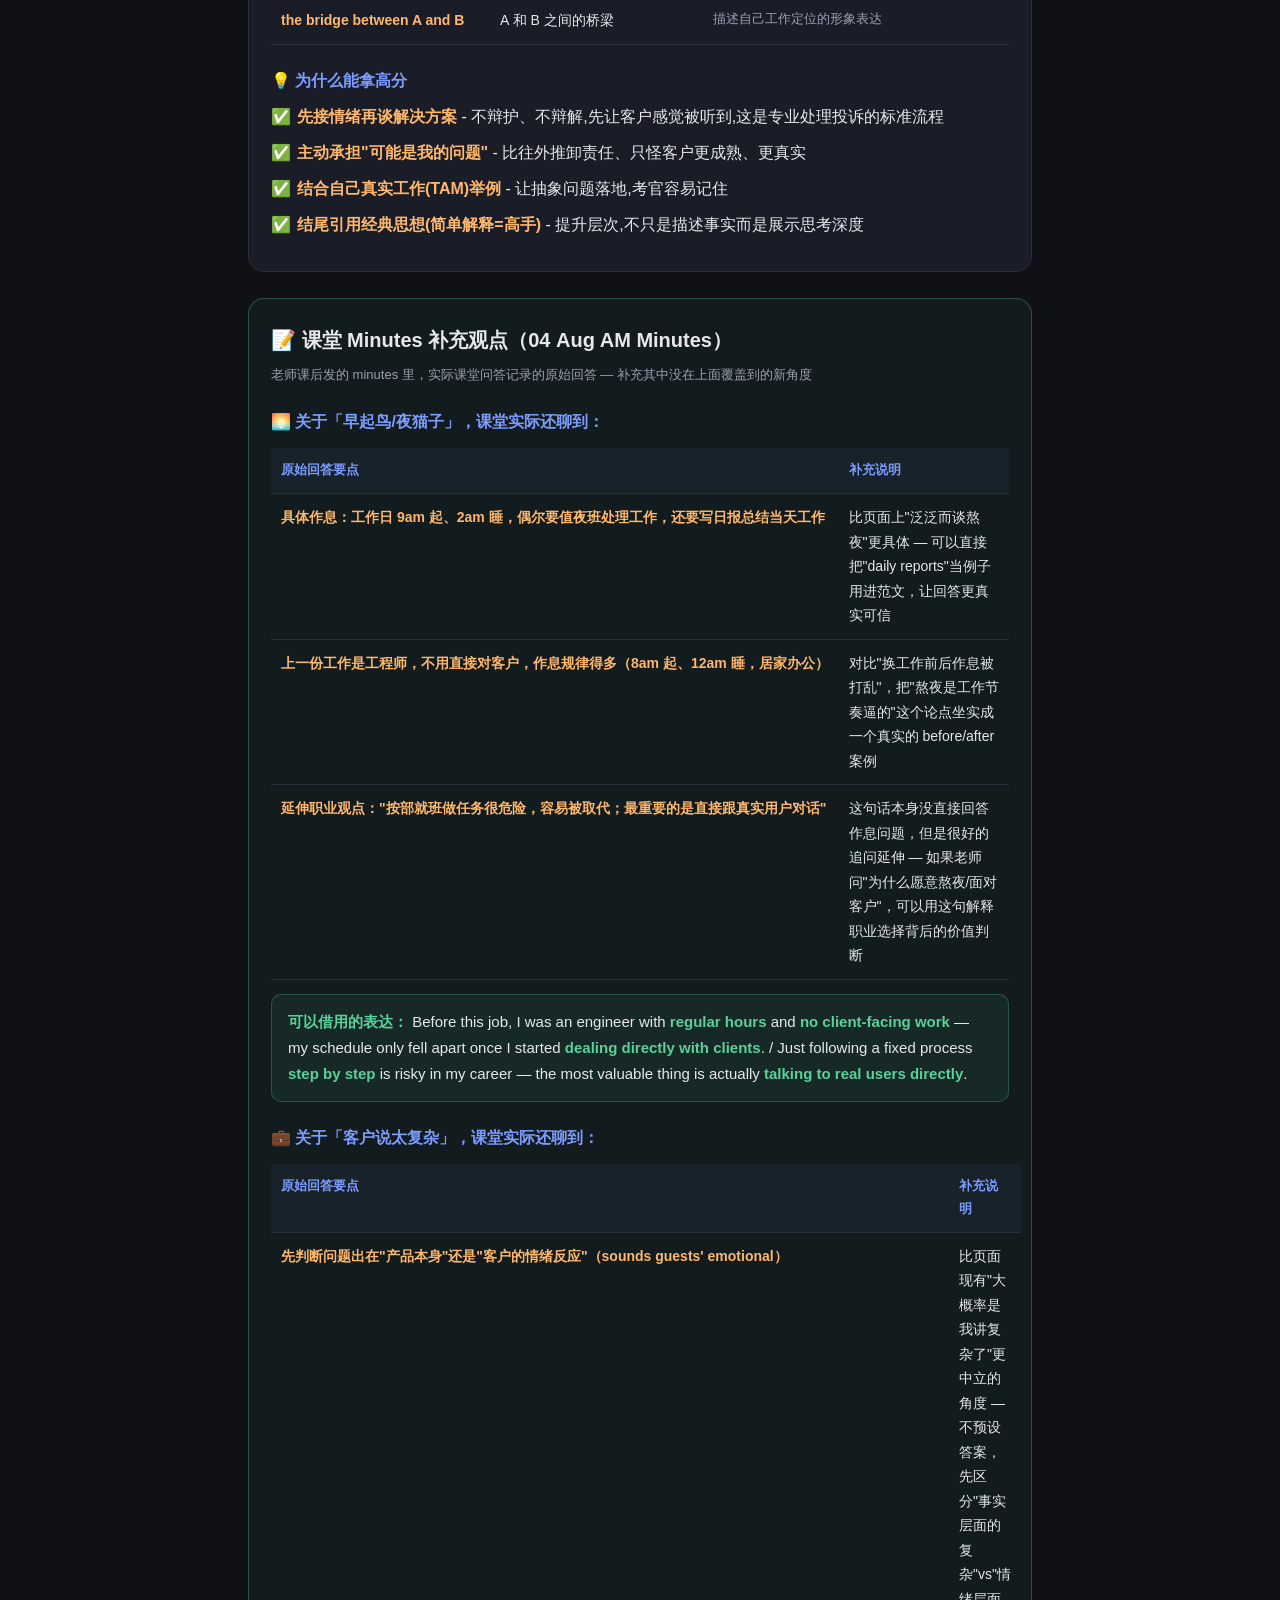
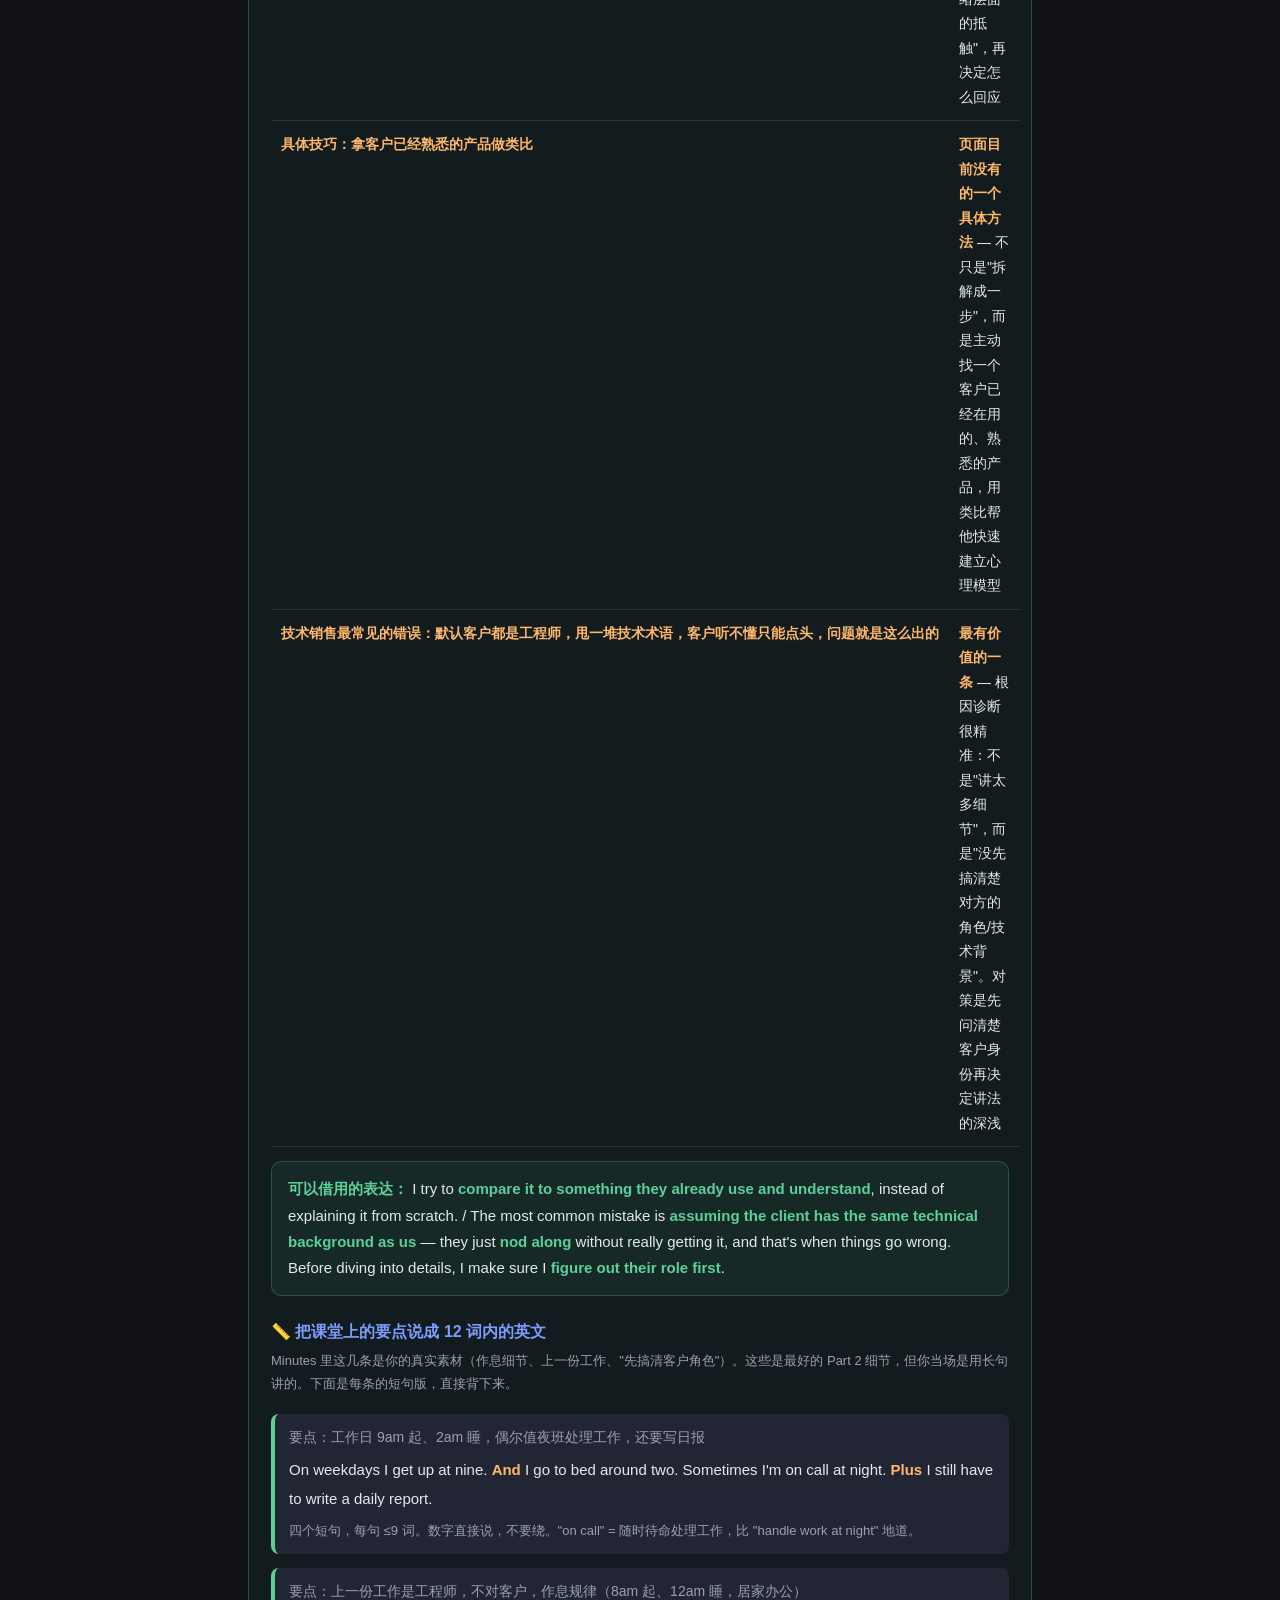
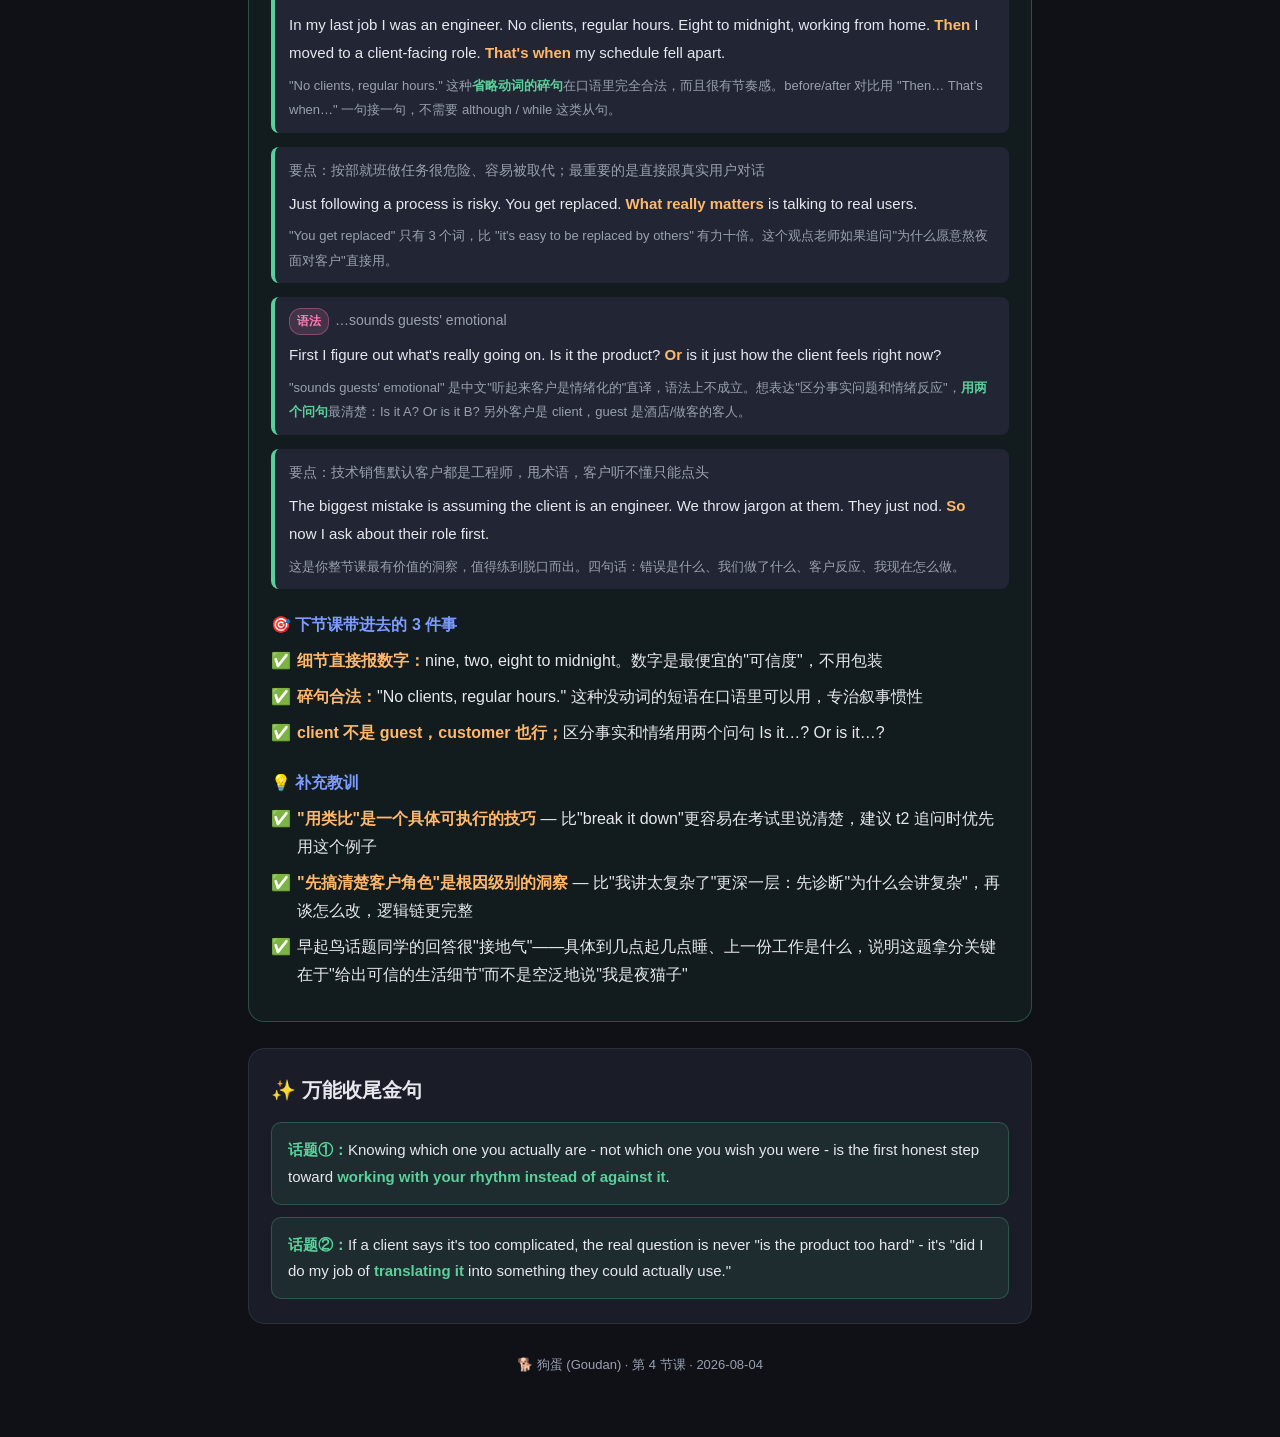
<file: lessons/2026-08-04.html>
<!DOCTYPE html>
<html lang="zh-CN">
<head>
<meta charset="UTF-8">
<meta name="viewport" content="width=device-width, initial-scale=1.0">
<title>第4节 · 早起鸟还是夜猫子 & 客户说太复杂了</title>
<link rel="stylesheet" href="../style.css">
</head>
<body>
<header>
  <h1>🗣️ 第 4 节课</h1>
  <p>你是早起鸟还是夜猫子 · 客户说"太复杂了"你怎么回 - 范文 + 句式 + 词组精讲</p>
  <a class="back" href="../index.html">← 返回目录</a>
  <div class="toc">
    <a href="#method">🧠 答题心法</a>
    <a href="#why">🤔 为什么选这两题</a>
    <a href="#t1">① 早起鸟/夜猫子</a>
    <a href="#t2">② 客户说太复杂</a>
    <a href="#review">📝 课堂 Minutes 补充观点</a>
    <a href="#golden">万能金句</a>
  </div>
</header>

<div class="wrap">

<section id="method" style="border-color:rgba(255,184,107,.35);background:rgba(255,184,107,.06)">
  <h2>🧠 答题心法(每题必读)</h2>
  <div class="sub">口语高分的根本顺序</div>
  <p style="font-size:17px;line-height:2">
    <b>1️⃣ 先有观点(Point first)</b><br>
    听到题先想清楚 <b>"我的立场 / 态度是什么"</b>——先亮出一句明确的观点,<b>不要上来就堆句子</b>。
  </p>
  <p style="font-size:17px;line-height:2">
    <b>2️⃣ 再造句子(Sentences follow)</b><br>
    观点定了,再用句式 + 词组去 <b>支撑它</b>(举例 / 解释 / 对比)。句子是为观点服务的,不是为了用而用。
  </p>
  <div class="golden" style="margin-top:16px">
    <b>一句话:</b>先回答 <b>"What do I think?"</b>,再回答 <b>"How do I say it?"</b>——顺序反了就变成背句子,考官一听就知道。
  </div>
</section>

<!-- WHY THESE TOPICS -->
<section id="why">
  <h2>🤔 为什么选这两题?</h2>
  <div class="sub">先想好这个问题的答法,考官/老师追问时不卡壳</div>
  <div class="essay">
    <p>I picked these two because they represent <b>two completely different sides of who I am</b> - one is about my personal daily rhythm, something private and almost automatic, while the other is about how I <b>react under pressure at work</b>, which requires self-reflection rather than just describing a fact.</p>
    <p>The early bird / night owl question is <b>simple and honest</b> - there's no right answer, it's just about noticing my actual pattern. The client complaint question is <b>the opposite</b> - it's a real professional dilemma, and answering it honestly means I have to admit fault instead of just blaming the client.</p>
  </div>
  <div class="golden" style="margin-top:14px">
    <p>中文备用(万一老师用中文问):这两个话题代表我的两个完全不同的侧面——一个是日常作息这种比较私人、几乎本能反应的事,另一个是工作中遇到压力时我的反应,需要自我反思而不是单纯描述事实。前一个简单坦诚，没有标准答案;后一个则相反,是一个真实的职业难题,诚实回答意味着要承认自己的不足,而不是只怪客户。</p>
  </div>
</section>

<!-- TOPIC 1 -->
<section id="t1">
  <h2>🌅 话题 ① 你是早起鸟还是夜猫子？</h2>
  <div class="sub">Do you think you're more of an "early bird" or a "night owl"? Not which you like - which you actually are. And if you could choose, would you switch? - Everyday Life, 日常话题</div>

  <h3>🎯 核心观点(选 2-3 个你最有共鸣的)</h3>
  <ul class="views">
    <li><b>实际状态 vs 喜好可能不一样</b> - 题目特意强调"你实际是哪个",所以先坦承实际作息(比如心里想早起但实际总是熬夜),再说为什么会有这个差异</li>
    <li><b>熬夜往往不是选择,是工作节奏逼的(跨时区客户)</b> - TAM 工作常要盯北京/东岸时间或处理国外客户,下班后邮件/告警还在响,久了就形成习惯</li>
    <li><b>两种都有代价</b> - 早起专注力好但晚上容易困;熬夜安静适合专注但第二天代价大,没有完美方案</li>
    <li><b>如果可以选,我会想换</b> - 但现实是习惯已经形成,知道早起更健康但真改很难,这种知行差距本身就是一个真实的现象</li>
  </ul>

  <h3>🗣️ 实用句式</h3>
  <table>
    <tr><th>句式</th><th>用法说明</th></tr>
    <tr><td>If I'm being <b>completely honest</b>, I'm definitely more of a <b>night owl</b> by nature.</td><td>直接表态,强调"实际是哪个"</td></tr>
    <tr><td>My brain just doesn't <b>fully wake up</b> until <b>later in the day</b>.</td><td>描述作息规律的自然说法</td></tr>
    <tr><td>It's not that I <b>choose</b> to stay up late - it's more that my energy just <b>naturally kicks in</b> at night.</td><td>区分"选择"和"天生节奏"</td></tr>
    <tr><td>If I could <b>flip a switch</b>, I'd probably choose to be an early bird instead.</td><td>假设可以选时的回答开头</td></tr>
    <tr><td>But <b>years of habit</b> are hard to undo overnight.</td><td>坦诚承认知行差距</td></tr>
  </table>

  <h3>📝 Part 2 完整范文</h3>
  <div class="sub" style="margin-top:-4px">Cue card: Describe your daily rhythm - are you an early bird or a night owl, and would you change it if you could?</div>
  <div class="essay">
    <p>If I'm being <b>completely honest</b>, I'm definitely more of a <b>night owl</b> by nature. It's not really about preference - it's just how my body works. My brain doesn't <b>fully wake up</b> until <b>later in the day</b>, and I actually feel sharper and more focused around 10 or 11 p.m. than I do at 8 in the morning.</p>
    <p>It's not that I <b>choose</b> to stay up late - it's more that my energy just <b>naturally kicks in</b> at night. Mornings, on the other hand, always feel like I'm running on half a battery, even after coffee.</p>
    <p>If I could <b>flip a switch</b> and change it, I think I actually would. Being an early bird just fits the world better - meetings, gyms, even breakfast places all seem designed for people who wake up early. Staying up late means I often feel a bit out of sync with everyone else's schedule.</p>
    <p>But <b>years of habit</b> are hard to undo overnight. I've tried a few times to force myself into an early routine, and it works for maybe a week before I slide right back. So for now, I've mostly accepted it - I just try to plan my most important work for the hours when I know I'm actually at my best.</p>
  </div>

  <h3>🔑 词组精讲(按出现顺序)</h3>
  <table>
    <tr><th>词组</th><th>中文意思</th><th>用法 / 为什么好用</th></tr>
    <tr><td>fully wake up</td><td>完全清醒/进入状态</td><td>描述早上"人醒脑子还没醒"的状态</td></tr>
    <tr><td>kick in (energy kicks in)</td><td>(能量/效果)开始发作</td><td>描述"晚上精神头突然来了",比 "start" 形象</td></tr>
    <tr><td>flip a switch</td><td>一下子切换/改变</td><td>假设性提问的自然回应方式("如果可以选")</td></tr>
    <tr><td>out of sync with</td><td>与......不同步/错位</td><td>描述作息与主流时间表错开</td></tr>
    <tr><td>slide right back</td><td>滑回原样</td><td>描述改习惯失败后反弹,坦然诚实</td></tr>
  </table>
</section>

<!-- TOPIC 2 -->
<section id="t2">
  <h2>💼 话题 ② 客户说“你们的东西很好，但太复杂了”</h2>
  <div class="sub">A client says: "Your product is great, but it's too complicated. I don't want to use it." How would you respond? Is the problem the product, or how you explained it? - Work/Professional</div>
  <h3>🎯 核心观点(选 2-3 个你最有共鸣的)</h3>
  <ul class="views">
    <li><b>先管管客户情绪,再谈产品</b> - 当下不反驳不辩护,先说一句"听到这个反馈很重要",让客户感觉被听到而不是被排斥</li>
    <li><b>问题大概率是"我讲得太复杂"而不是"产品本质复杂"</b> - TAM/客户经理的核心工作就是把技术讲成客户听得懂的话,讲得太难本身就是没尽到这个责任</li>
    <li><b>具体做法:逐层拆解 + 先讲最关键的那 10%</b> - 不要一下子介绍全部功能,先聚焦在"它现在能帮你解决一个具体问题",其余后面再补</li>
    <li><b>真正高手的标准是"把复杂的东西讲得简单"而不是"把简单的东西讲得高端"</b> - 这是我认为自己工作中最重要的能力之一</li>
  </ul>
  <h3>🗣️ 实用句式</h3>
  <table>
    <tr><th>句式</th><th>用法说明</th></tr>
    <tr><td>That's <b>really helpful feedback</b>, and I'm glad you told me directly.</td><td>开场先接住情绪,不辩护</td></tr>
    <tr><td>Honestly, I think the issue is probably more <b>on my end</b> than the product's.</td><td>坦诚承担——问题可能是我讲得不好</td></tr>
    <tr><td>Let me try to <b>break it down</b> into just the one piece you actually need right now.</td><td>逐层拆解,先解决最终目标</td></tr>
    <tr><td>My job is to <b>translate the complexity</b>, not to make you deal with it.</td><td>明确自己的责任定位</td></tr>
    <tr><td>If I can't explain it simply, that <b>usually means I don't understand it well enough myself</b>.</td><td>引用经典思想,展示自我反思深度</td></tr>
  </table>
  <h3>📝 Part 2 完整范文</h3>
  <div class="sub" style="margin-top:-4px">Cue card: Describe a time a client said your product/idea was too complicated, and how you responded.</div>
  <div class="essay">
    <p>A client once told me, <b>"Your product is great, but it's too complicated - I don't want to use it."</b> My first reaction was to say, <b>"That's really helpful feedback, and I'm glad you told me directly."</b> Complaints like that are actually a gift - most unhappy clients just quietly stop using something instead of telling you why.</p>
    <p>Then I had to actually think about the real question: is the product too complex, or did I make it sound too complex? <b>Honestly, I think the issue is probably more on my end than the product's.</b> In my job, a big part of my role is being the bridge between complicated technology and clients who just want to know if it solves their problem - so if a client feels lost, that usually means I skipped a step, not that the product is fundamentally unusable.</p>
    <p>So instead of trying to re-explain everything at once, I tried to <b>break it down</b> into just the one piece they actually needed right now - one feature, one use case - and left the rest for later. Once they could see it working for that one specific problem, the rest of the complexity felt a lot less scary, because they had a reason to care about learning it.</p>
    <p>There's a saying I really believe in: <b>if I can't explain something simply, that usually means I don't understand it well enough myself.</b> So when a client says something is too complicated, my job is to <b>translate the complexity</b>, not to make the client deal with it.</p>
  </div>
  <h3>🔑 词组精讲</h3>
  <table>
    <tr><th>词组</th><th>中文意思</th><th>用法 / 为什么好用</th></tr>
    <tr><td>on my end</td><td>在我这一方/我的问题</td><td>坦诚承担而不推卸的自然说法</td></tr>
    <tr><td>break it down</td><td>拆解开来</td><td>描述逐层简化复杂事物的方法</td></tr>
    <tr><td>translate the complexity</td><td>把复杂"翻译"成可理解的东西</td><td>直接点出 TAM/客户经理这类角色的核心价值</td></tr>
    <tr><td>a gift (a complaint is a gift)</td><td>一个"礼物"(比喻)</td><td>把客户抱怨重新定义为有价值的反馈,升华表达</td></tr>
    <tr><td>the bridge between A and B</td><td>A 和 B 之间的桥梁</td><td>描述自己工作定位的形象表达</td></tr>
  </table>

  <h3>💡 为什么能拿高分</h3>
  <ul class="tips">
    <li><b>先接情绪再谈解决方案</b> - 不辩护、不辩解,先让客户感觉被听到,这是专业处理投诉的标准流程</li>
    <li><b>主动承担"可能是我的问题"</b> - 比往外推卸责任、只怪客户更成熟、更真实</li>
    <li><b>结合自己真实工作(TAM)举例</b> - 让抽象问题落地,考官容易记住</li>
    <li><b>结尾引用经典思想(简单解释=高手)</b> - 提升层次,不只是描述事实而是展示思考深度</li>
  </ul>

</section>

<!-- REVIEW -->
<section id="review" style="border-color:rgba(90,209,154,.3);background:rgba(90,209,154,.05)">
  <h2>📝 课堂 Minutes 补充观点（04 Aug AM Minutes）</h2>
  <div class="sub">老师课后发的 minutes 里，实际课堂问答记录的原始回答 — 补充其中没在上面覆盖到的新角度</div>

  <h3>🌅 关于「早起鸟/夜猫子」，课堂实际还聊到：</h3>
  <table>
    <tr><th>原始回答要点</th><th>补充说明</th></tr>
    <tr><td>具体作息：工作日 9am 起、2am 睡，偶尔要值夜班处理工作，还要写日报总结当天工作</td><td>比页面上"泛泛而谈熬夜"更具体 — 可以直接把"daily reports"当例子用进范文，让回答更真实可信</td></tr>
    <tr><td>上一份工作是工程师，不用直接对客户，作息规律得多（8am 起、12am 睡，居家办公）</td><td>对比"换工作前后作息被打乱"，把"熬夜是工作节奏逼的"这个论点坐实成一个真实的 before/after 案例</td></tr>
    <tr><td>延伸职业观点："按部就班做任务很危险，容易被取代；最重要的是直接跟真实用户对话"</td><td>这句话本身没直接回答作息问题，但是很好的追问延伸 — 如果老师问"为什么愿意熬夜/面对客户"，可以用这句解释职业选择背后的价值判断</td></tr>
  </table>
  <div class="golden" style="margin-top:14px">
    <p><b>可以借用的表达：</b> Before this job, I was an engineer with <b>regular hours</b> and <b>no client-facing work</b> — my schedule only fell apart once I started <b>dealing directly with clients</b>. / Just following a fixed process <b>step by step</b> is risky in my career — the most valuable thing is actually <b>talking to real users directly</b>.</p>
  </div>

  <h3>💼 关于「客户说太复杂」，课堂实际还聊到：</h3>
  <table>
    <tr><th>原始回答要点</th><th>补充说明</th></tr>
    <tr><td>先判断问题出在"产品本身"还是"客户的情绪反应"（sounds guests' emotional）</td><td>比页面现有"大概率是我讲复杂了"更中立的角度 — 不预设答案，先区分"事实层面的复杂"vs"情绪层面的抵触"，再决定怎么回应</td></tr>
    <tr><td>具体技巧：拿客户已经熟悉的产品做类比</td><td><b>页面目前没有的一个具体方法</b> — 不只是"拆解成一步"，而是主动找一个客户已经在用的、熟悉的产品，用类比帮他快速建立心理模型</td></tr>
    <tr><td>技术销售最常见的错误：默认客户都是工程师，甩一堆技术术语，客户听不懂只能点头，问题就是这么出的</td><td><b>最有价值的一条</b> — 根因诊断很精准：不是"讲太多细节"，而是"没先搞清楚对方的角色/技术背景"。对策是先问清楚客户身份再决定讲法的深浅</td></tr>
  </table>
  <div class="golden" style="margin-top:14px">
    <p><b>可以借用的表达：</b> I try to <b>compare it to something they already use and understand</b>, instead of explaining it from scratch. / The most common mistake is <b>assuming the client has the same technical background as us</b> — they just <b>nod along</b> without really getting it, and that's when things go wrong. Before diving into details, I make sure I <b>figure out their role first</b>.</p>
  </div>


  <h3>📏 把课堂上的要点说成 12 词内的英文</h3>
  <div class="sub" style="margin-top:-4px">Minutes 里这几条是你的真实素材（作息细节、上一份工作、"先搞清客户角色"）。这些是最好的 Part 2 细节，但你当场是用长句讲的。下面是每条的短句版，直接背下来。</div>

  <div class="split">
    <div class="orig">要点：工作日 9am 起、2am 睡，偶尔值夜班处理工作，还要写日报</div>
    On weekdays I get up at nine. <b>And</b> I go to bed around two. Sometimes I'm on call at night. <b>Plus</b> I still have to write a daily report.
    <div class="note">四个短句，每句 ≤9 词。数字直接说，不要绕。"on call" = 随时待命处理工作，比 "handle work at night" 地道。</div>
  </div>

  <div class="split">
    <div class="orig">要点：上一份工作是工程师，不对客户，作息规律（8am 起、12am 睡，居家办公）</div>
    In my last job I was an engineer. No clients, regular hours. Eight to midnight, working from home. <b>Then</b> I moved to a client-facing role. <b>That's when</b> my schedule fell apart.
    <div class="note">"No clients, regular hours." 这种<b>省略动词的碎句</b>在口语里完全合法，而且很有节奏感。before/after 对比用 "Then… That's when…" 一句接一句，不需要 although / while 这类从句。</div>
  </div>

  <div class="split">
    <div class="orig">要点：按部就班做任务很危险、容易被取代；最重要的是直接跟真实用户对话</div>
    Just following a process is risky. You get replaced. <b>What really matters</b> is talking to real users.
    <div class="note">"You get replaced" 只有 3 个词，比 "it's easy to be replaced by others" 有力十倍。这个观点老师如果追问"为什么愿意熬夜面对客户"直接用。</div>
  </div>

  <div class="split">
    <div class="orig"><span class="wc bad">语法</span>…sounds guests' emotional</div>
    First I figure out what's really going on. Is it the product? <b>Or</b> is it just how the client feels right now?
    <div class="note">"sounds guests' emotional" 是中文"听起来客户是情绪化的"直译，语法上不成立。想表达"区分事实问题和情绪反应"，<b>用两个问句</b>最清楚：Is it A? Or is it B? 另外客户是 client，guest 是酒店/做客的客人。</div>
  </div>

  <div class="split">
    <div class="orig">要点：技术销售默认客户都是工程师，甩术语，客户听不懂只能点头</div>
    The biggest mistake is assuming the client is an engineer. We throw jargon at them. They just nod. <b>So</b> now I ask about their role first.
    <div class="note">这是你整节课最有价值的洞察，值得练到脱口而出。四句话：错误是什么、我们做了什么、客户反应、我现在怎么做。</div>
  </div>

  <h3>🎯 下节课带进去的 3 件事</h3>
  <ul class="tips">
    <li><b>细节直接报数字：</b>nine, two, eight to midnight。数字是最便宜的"可信度"，不用包装</li>
    <li><b>碎句合法：</b>"No clients, regular hours." 这种没动词的短语在口语里可以用，专治叙事惯性</li>
    <li><b>client 不是 guest，customer 也行；</b>区分事实和情绪用两个问句 Is it…? Or is it…?</li>
  </ul>

  <h3>💡 补充教训</h3>
  <ul class="tips">
    <li><b>"用类比"是一个具体可执行的技巧</b> — 比"break it down"更容易在考试里说清楚，建议 t2 追问时优先用这个例子</li>
    <li><b>"先搞清楚客户角色"是根因级别的洞察</b> — 比"我讲太复杂了"更深一层：先诊断"为什么会讲复杂"，再谈怎么改，逻辑链更完整</li>
    <li>早起鸟话题同学的回答很"接地气"——具体到几点起几点睡、上一份工作是什么，说明这题拿分关键在于"给出可信的生活细节"而不是空泛地说"我是夜猫子"</li>
  </ul>
</section>

<!-- GOLDEN -->
<section id="golden">
  <h2>✨ 万能收尾金句</h2>
  <div class="golden">
    <p><b>话题①：</b>Knowing which one you actually are - not which one you wish you were - is the first honest step toward <b>working with your rhythm instead of against it</b>.</p>
  </div>
  <div class="golden" style="margin-top:12px">
    <p><b>话题②：</b>If a client says it's too complicated, the real question is never "is the product too hard" - it's "did I do my job of <b>translating it</b> into something they could actually use."</p>
  </div>
</section>

</div>

<footer>
  🐕 狗蛋 (Goudan) · 第 4 节课 · 2026-08-04
</footer>

</body>
</html>
</file>
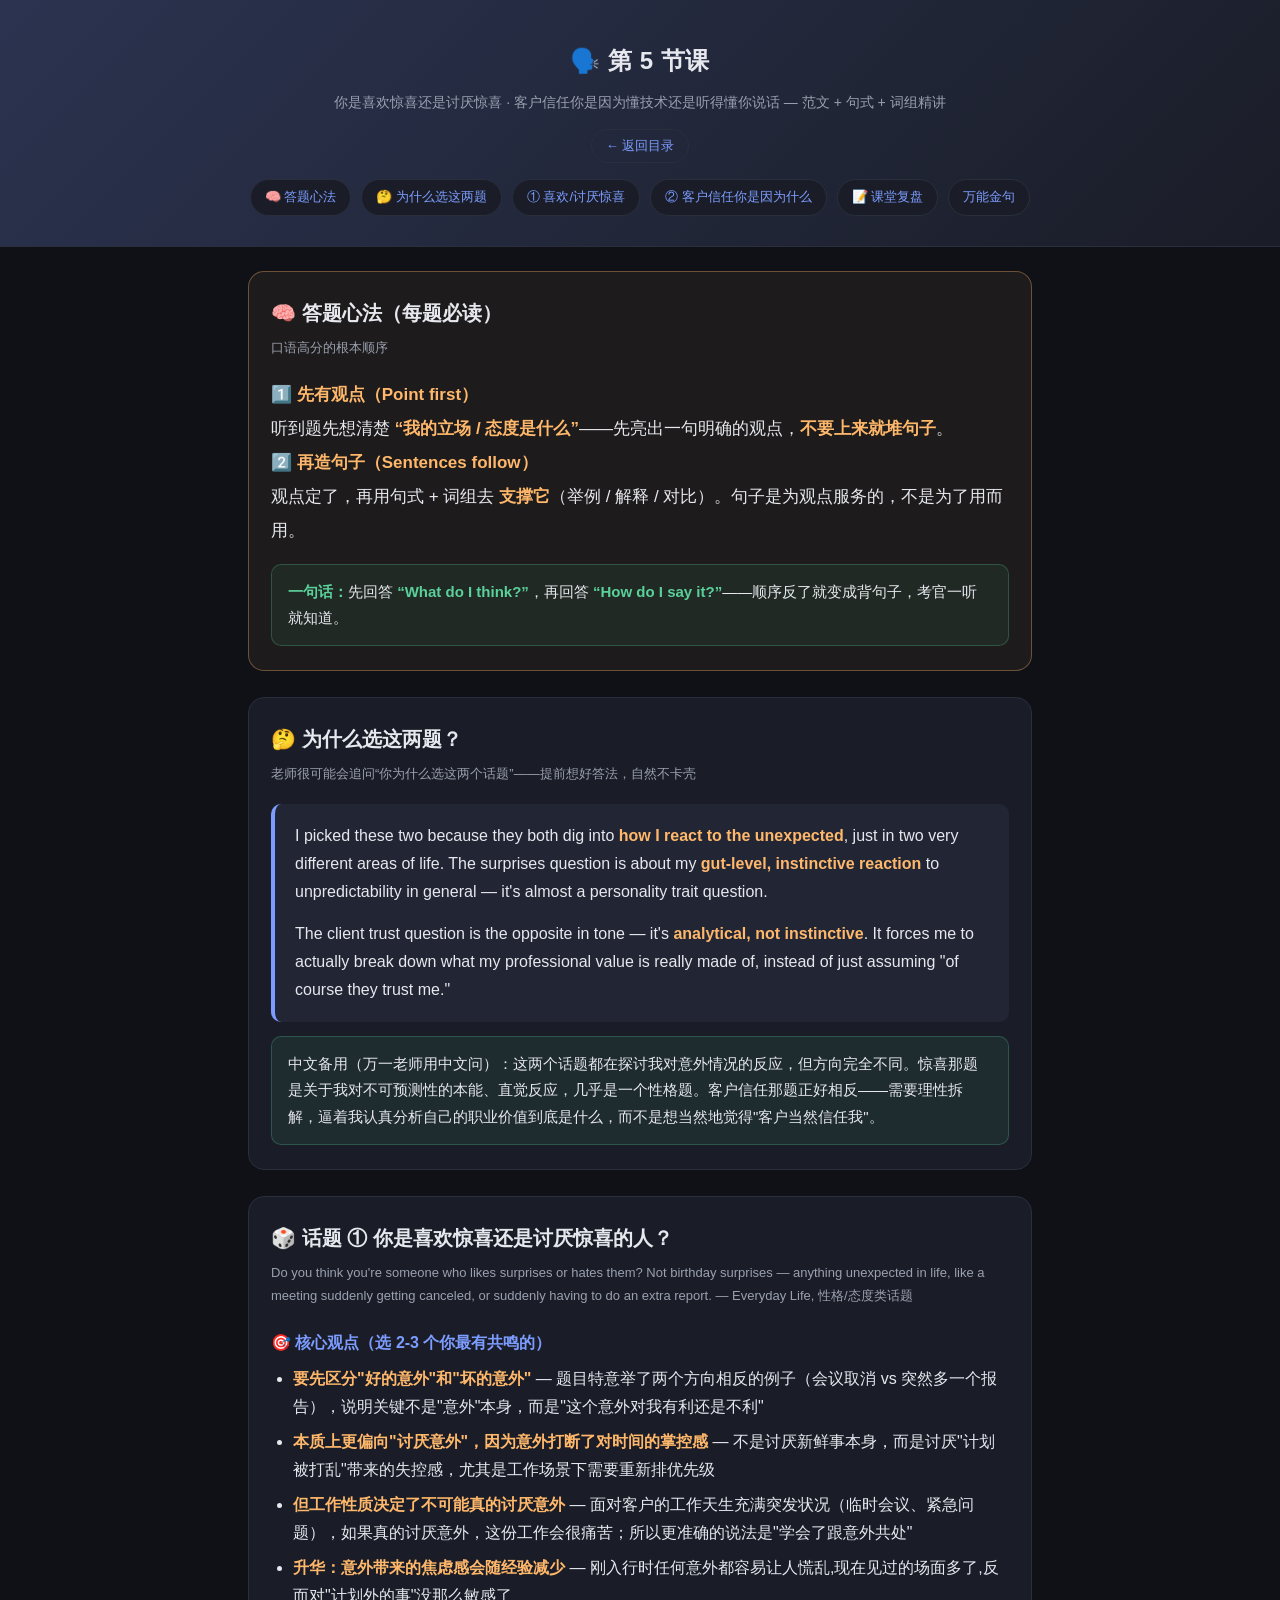
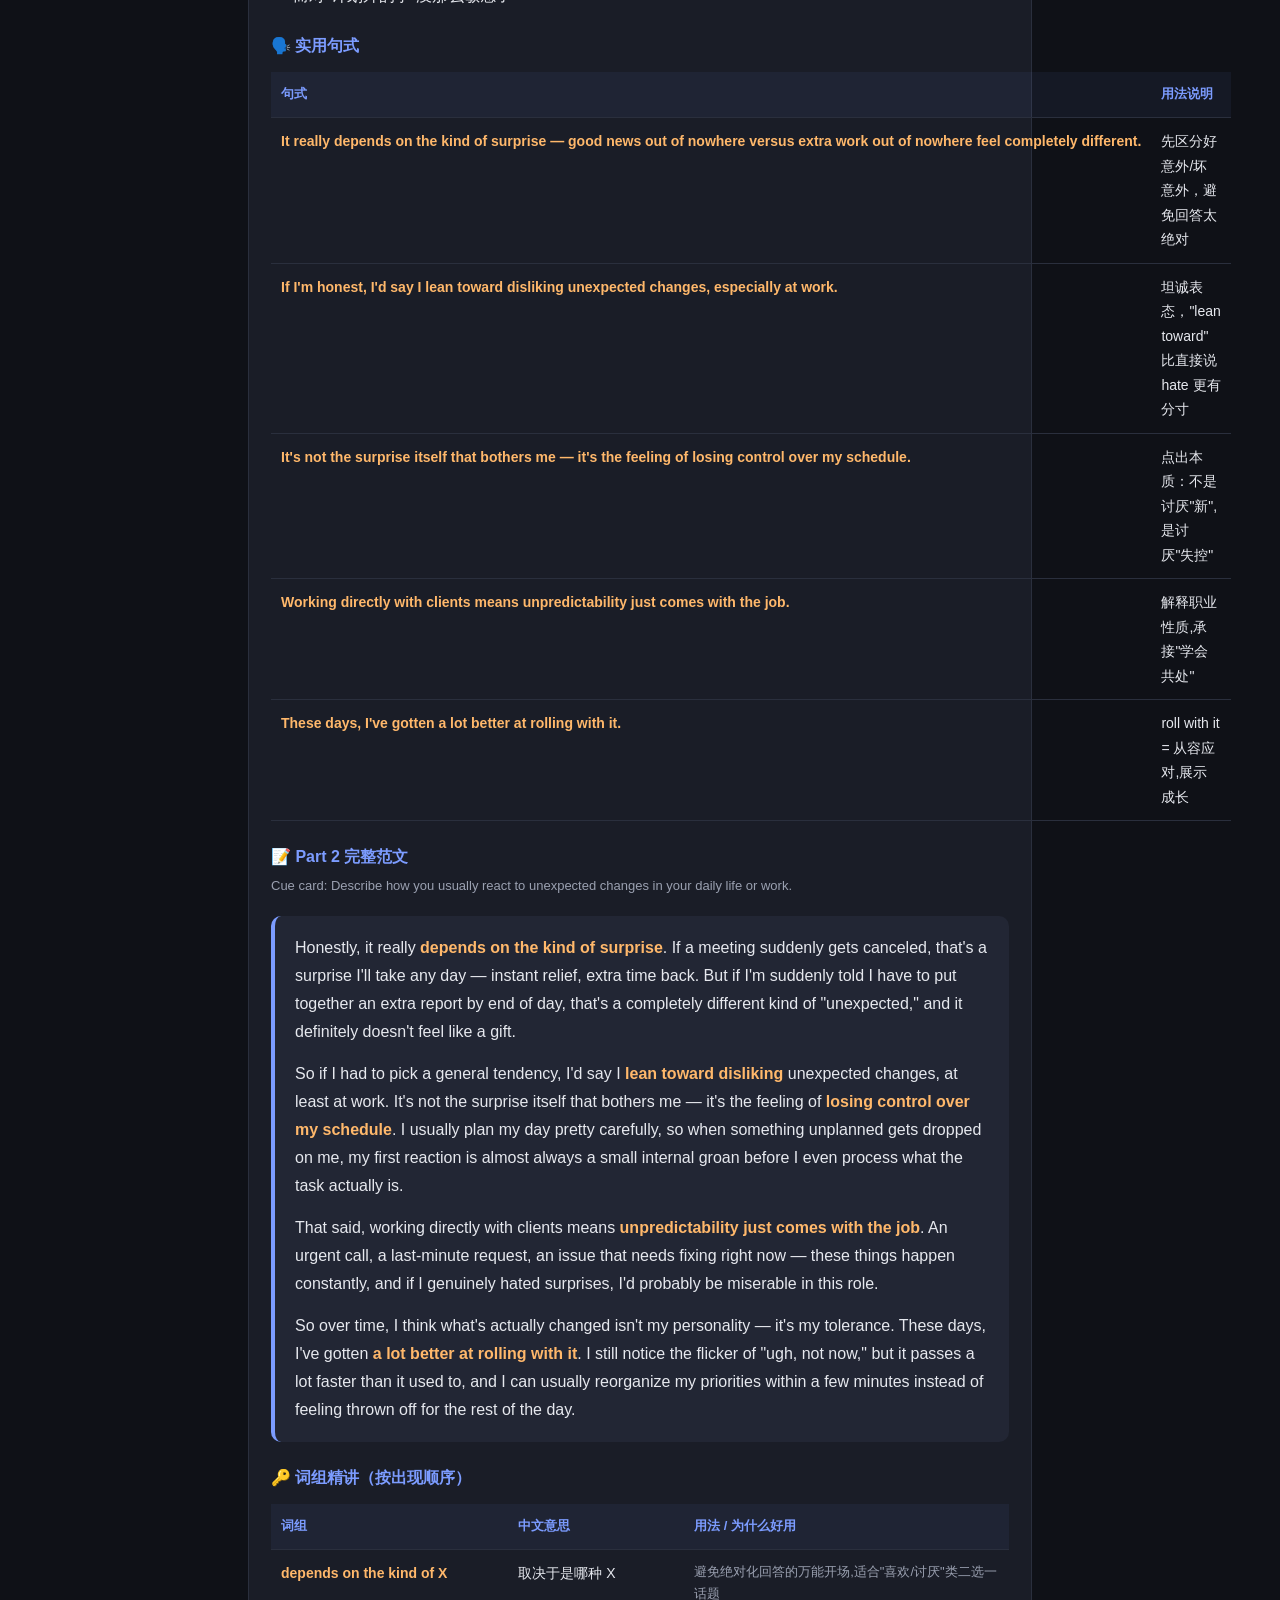
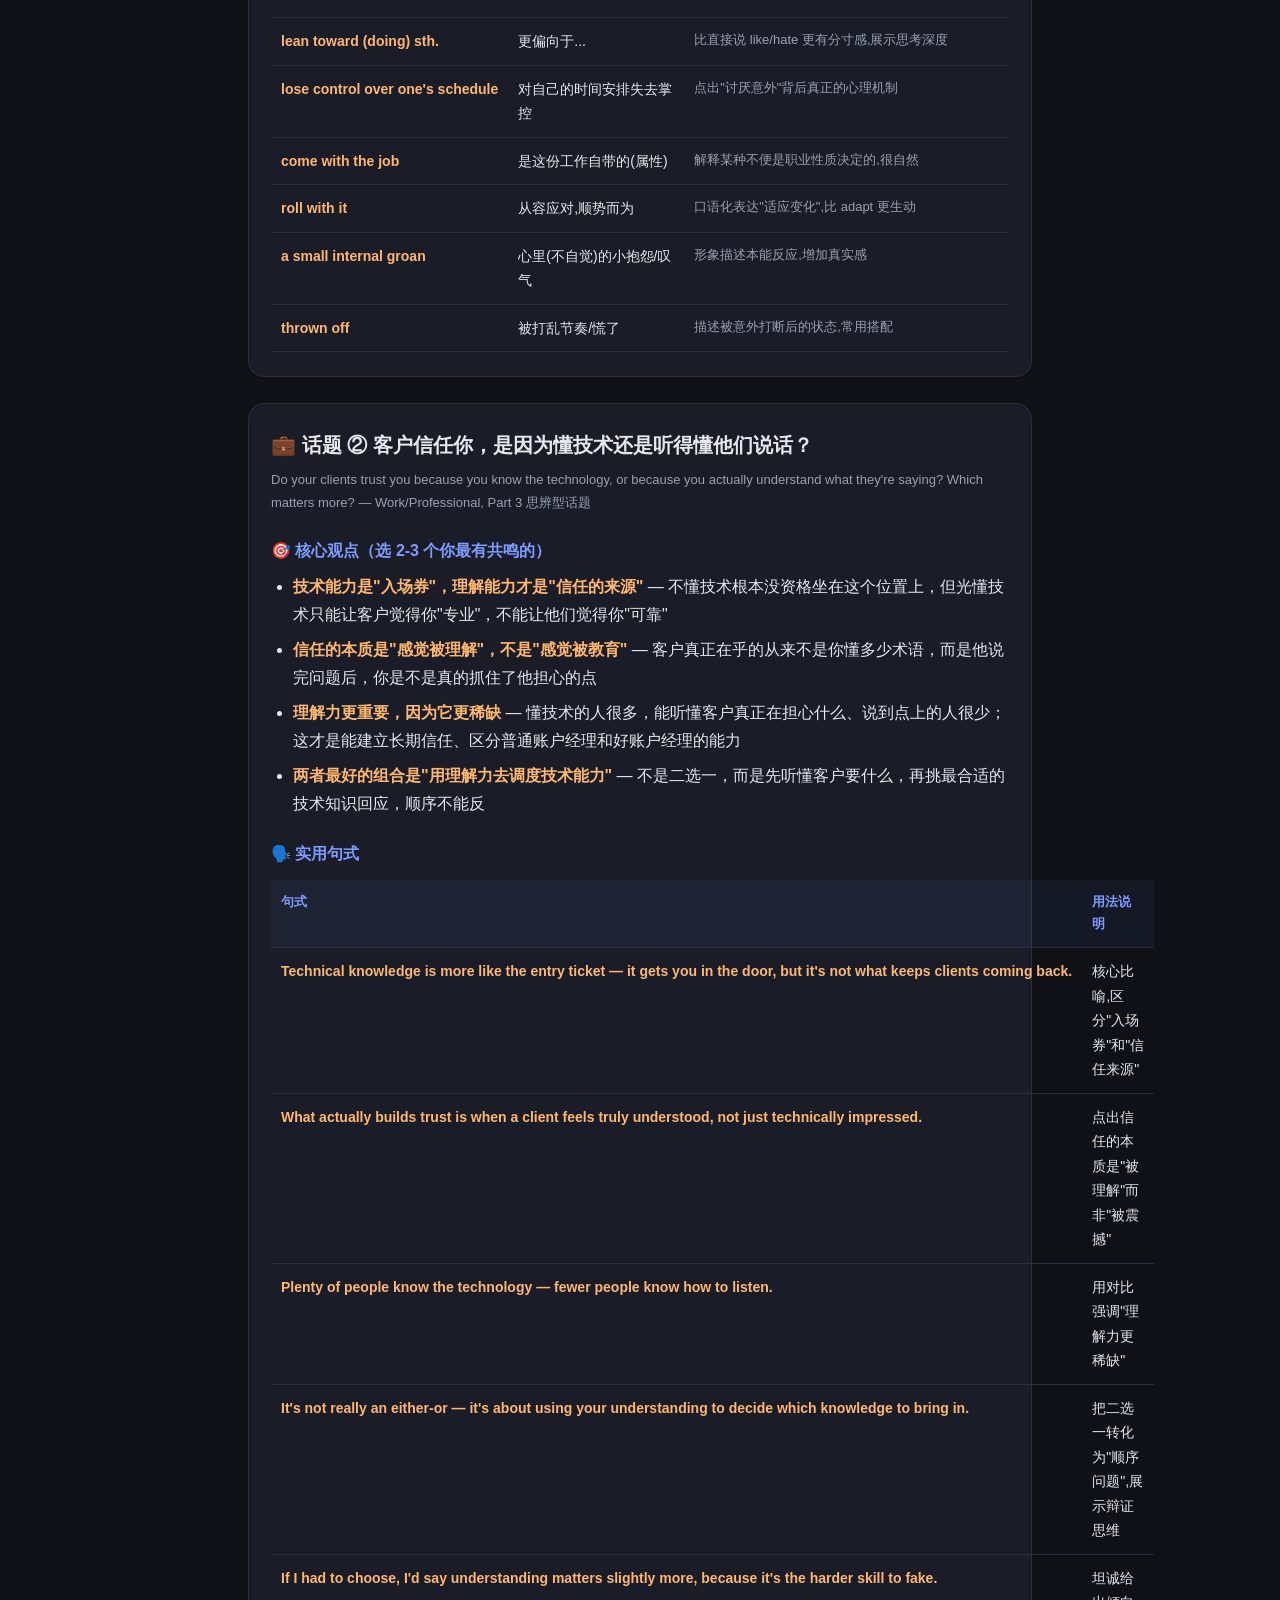
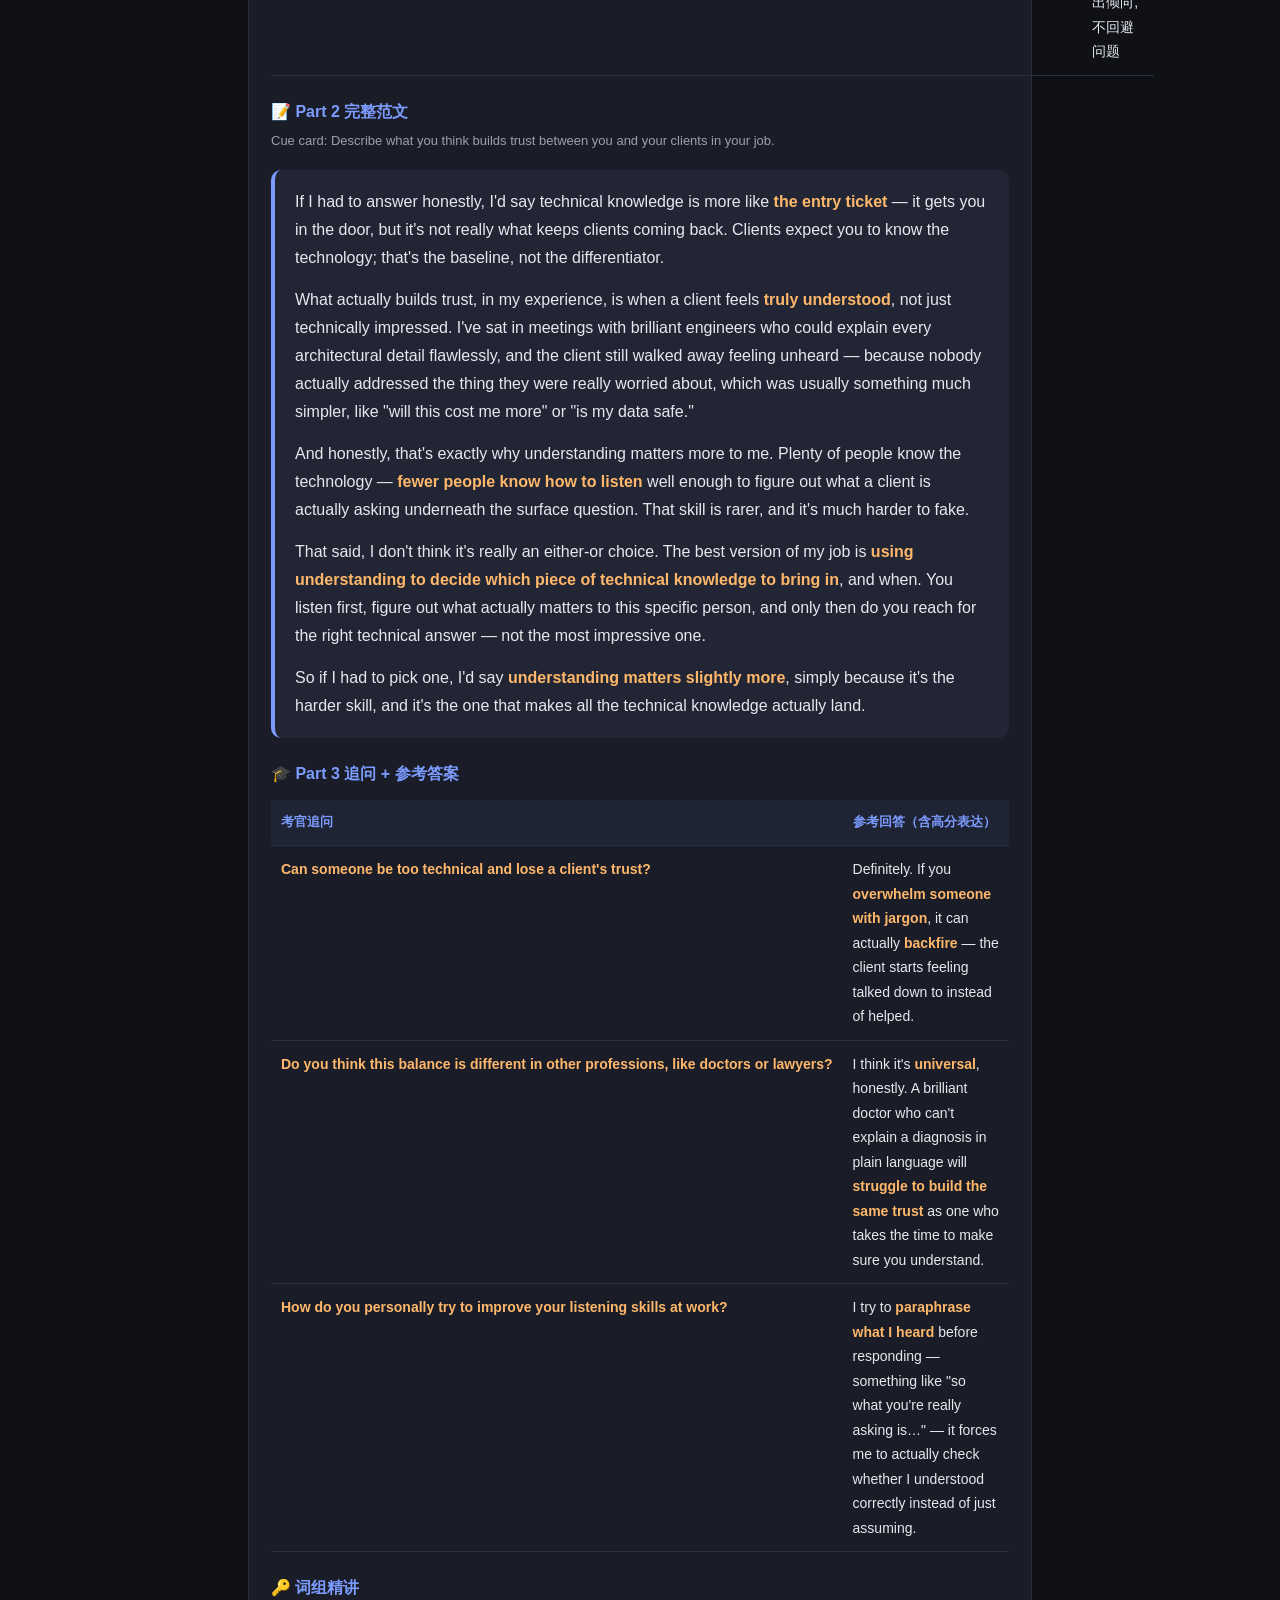
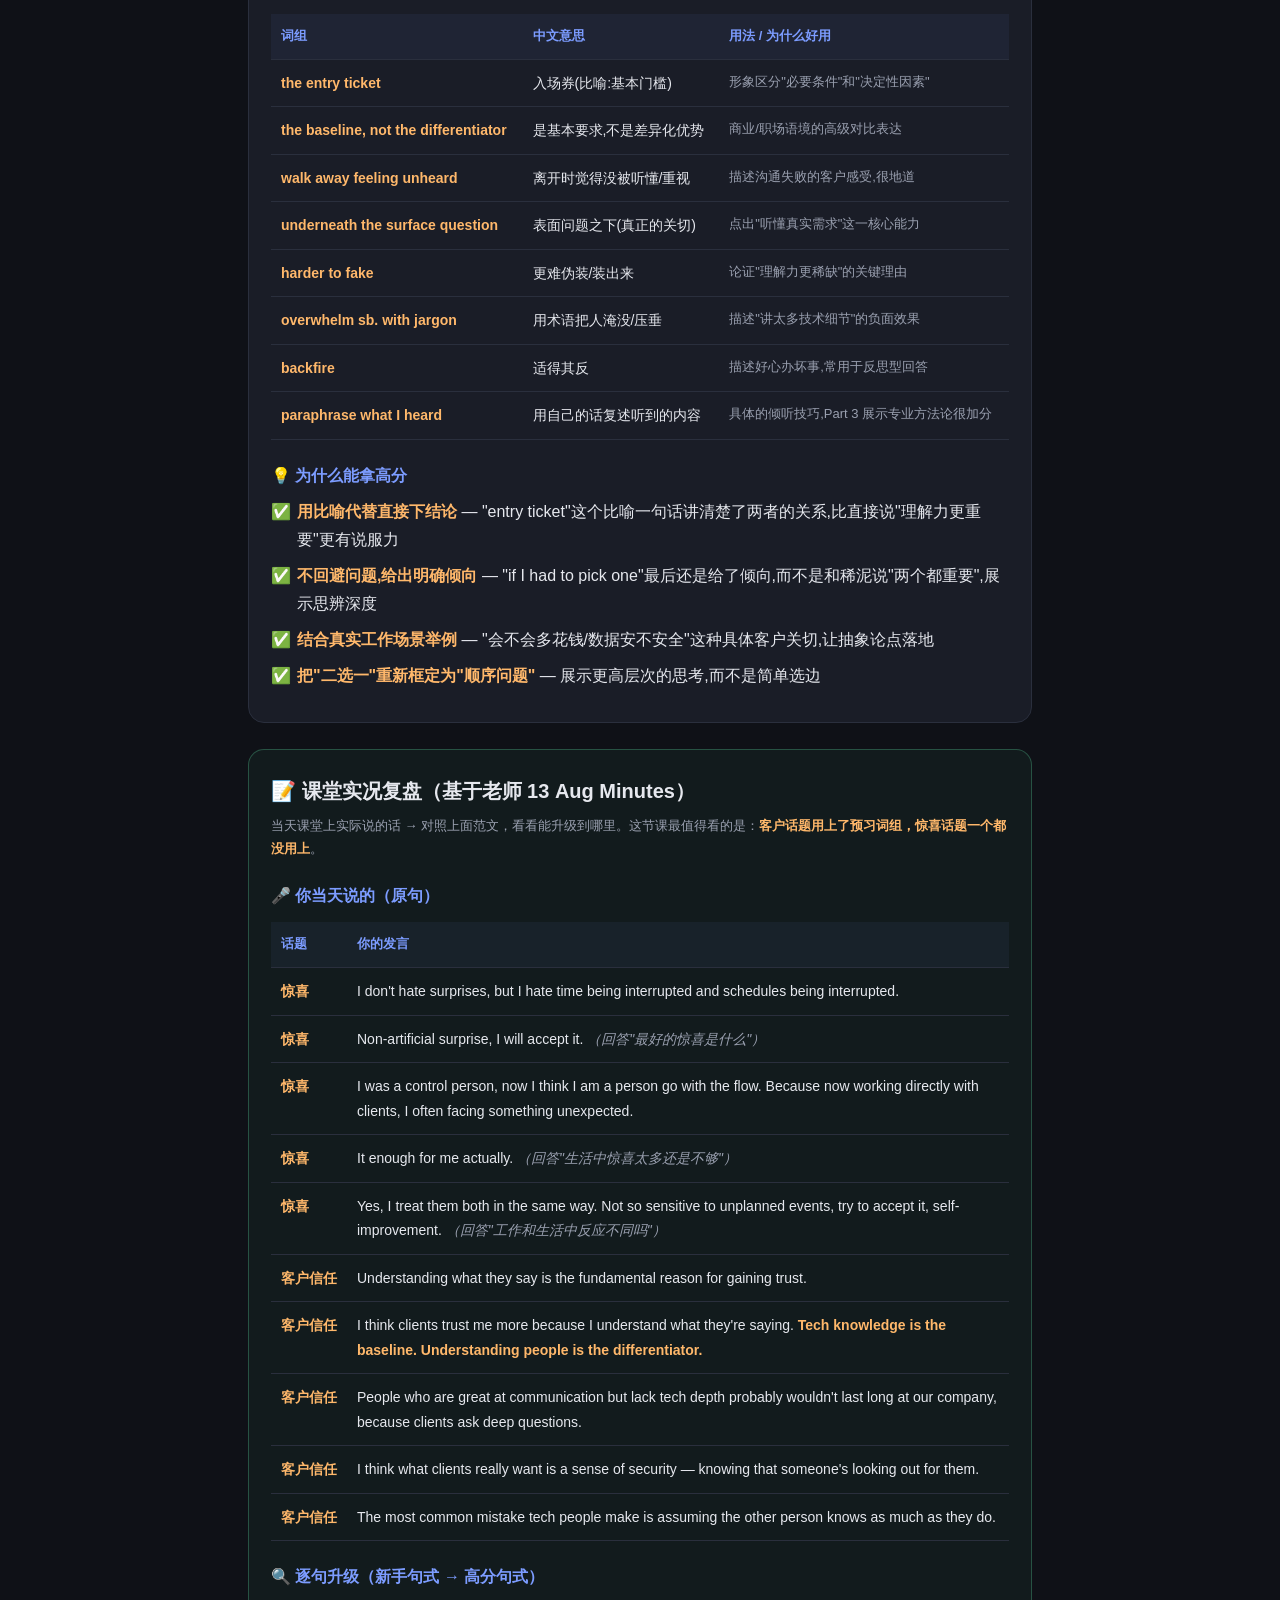
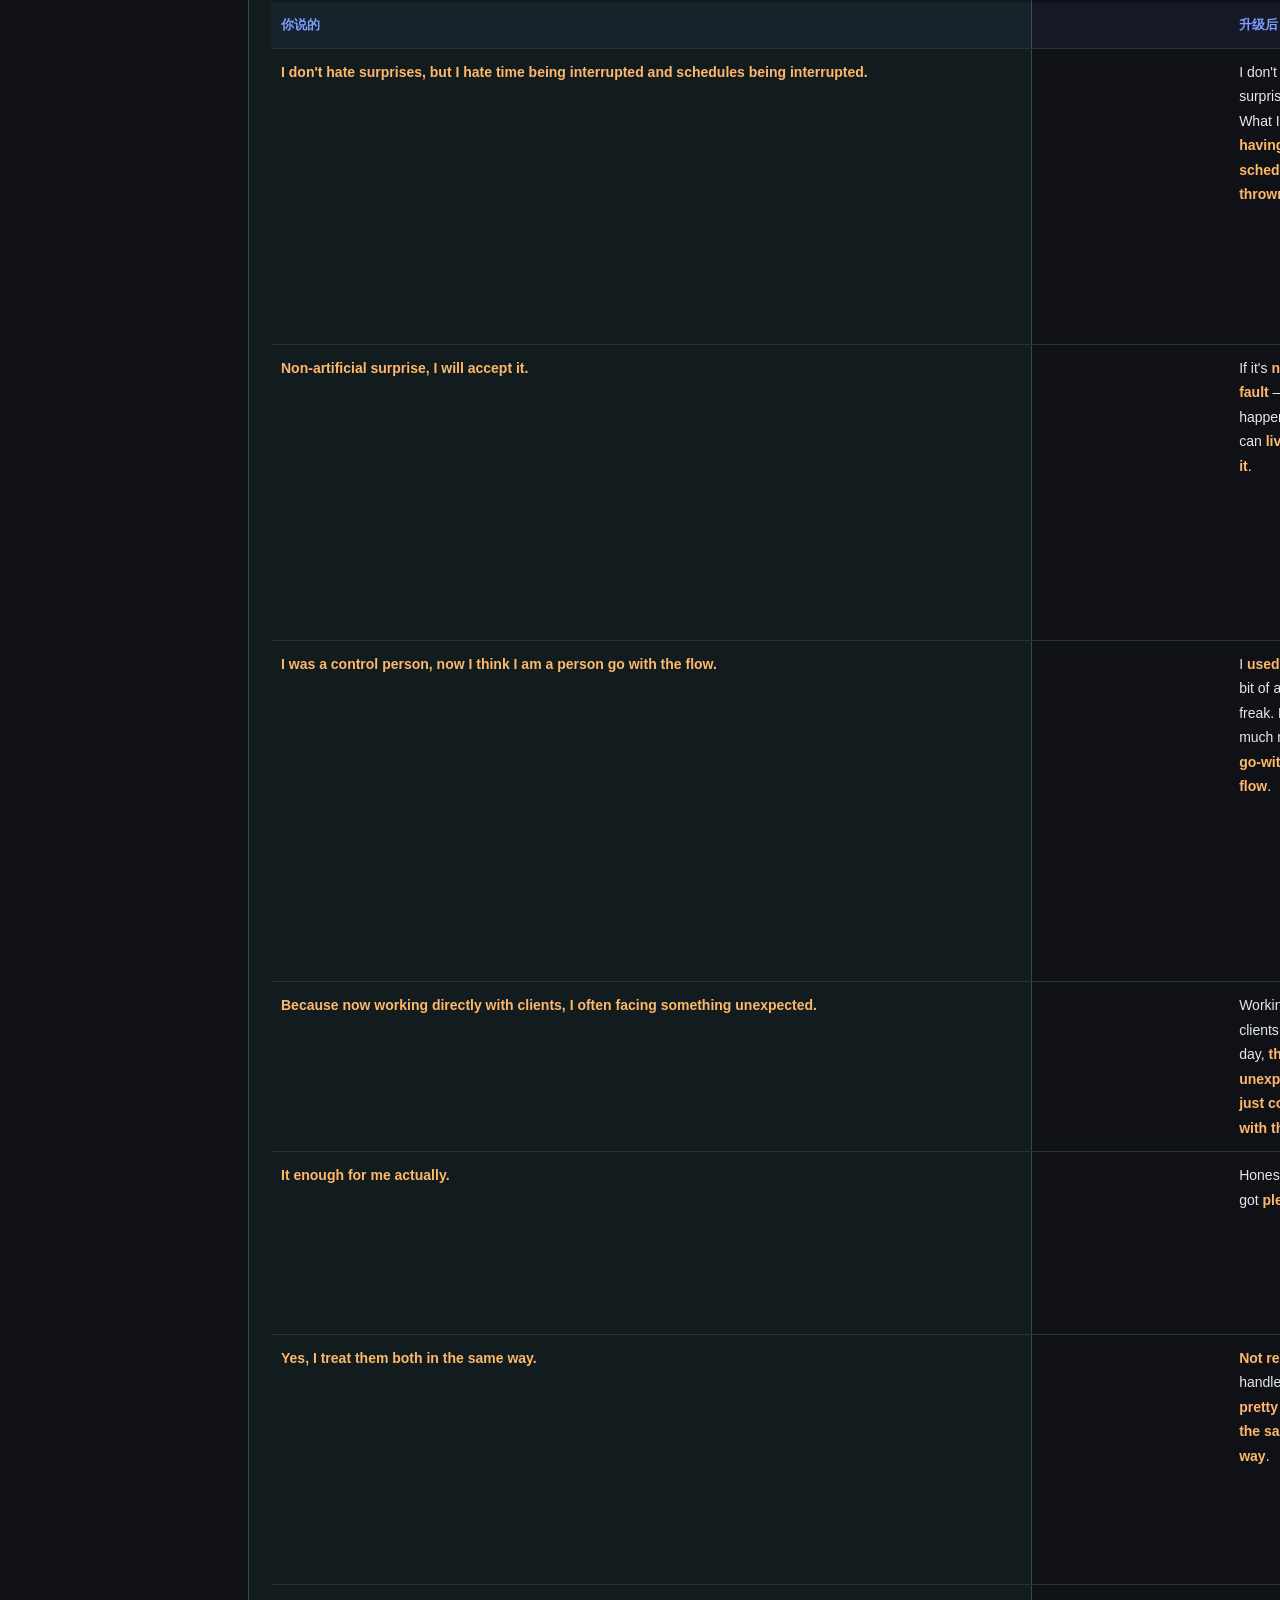
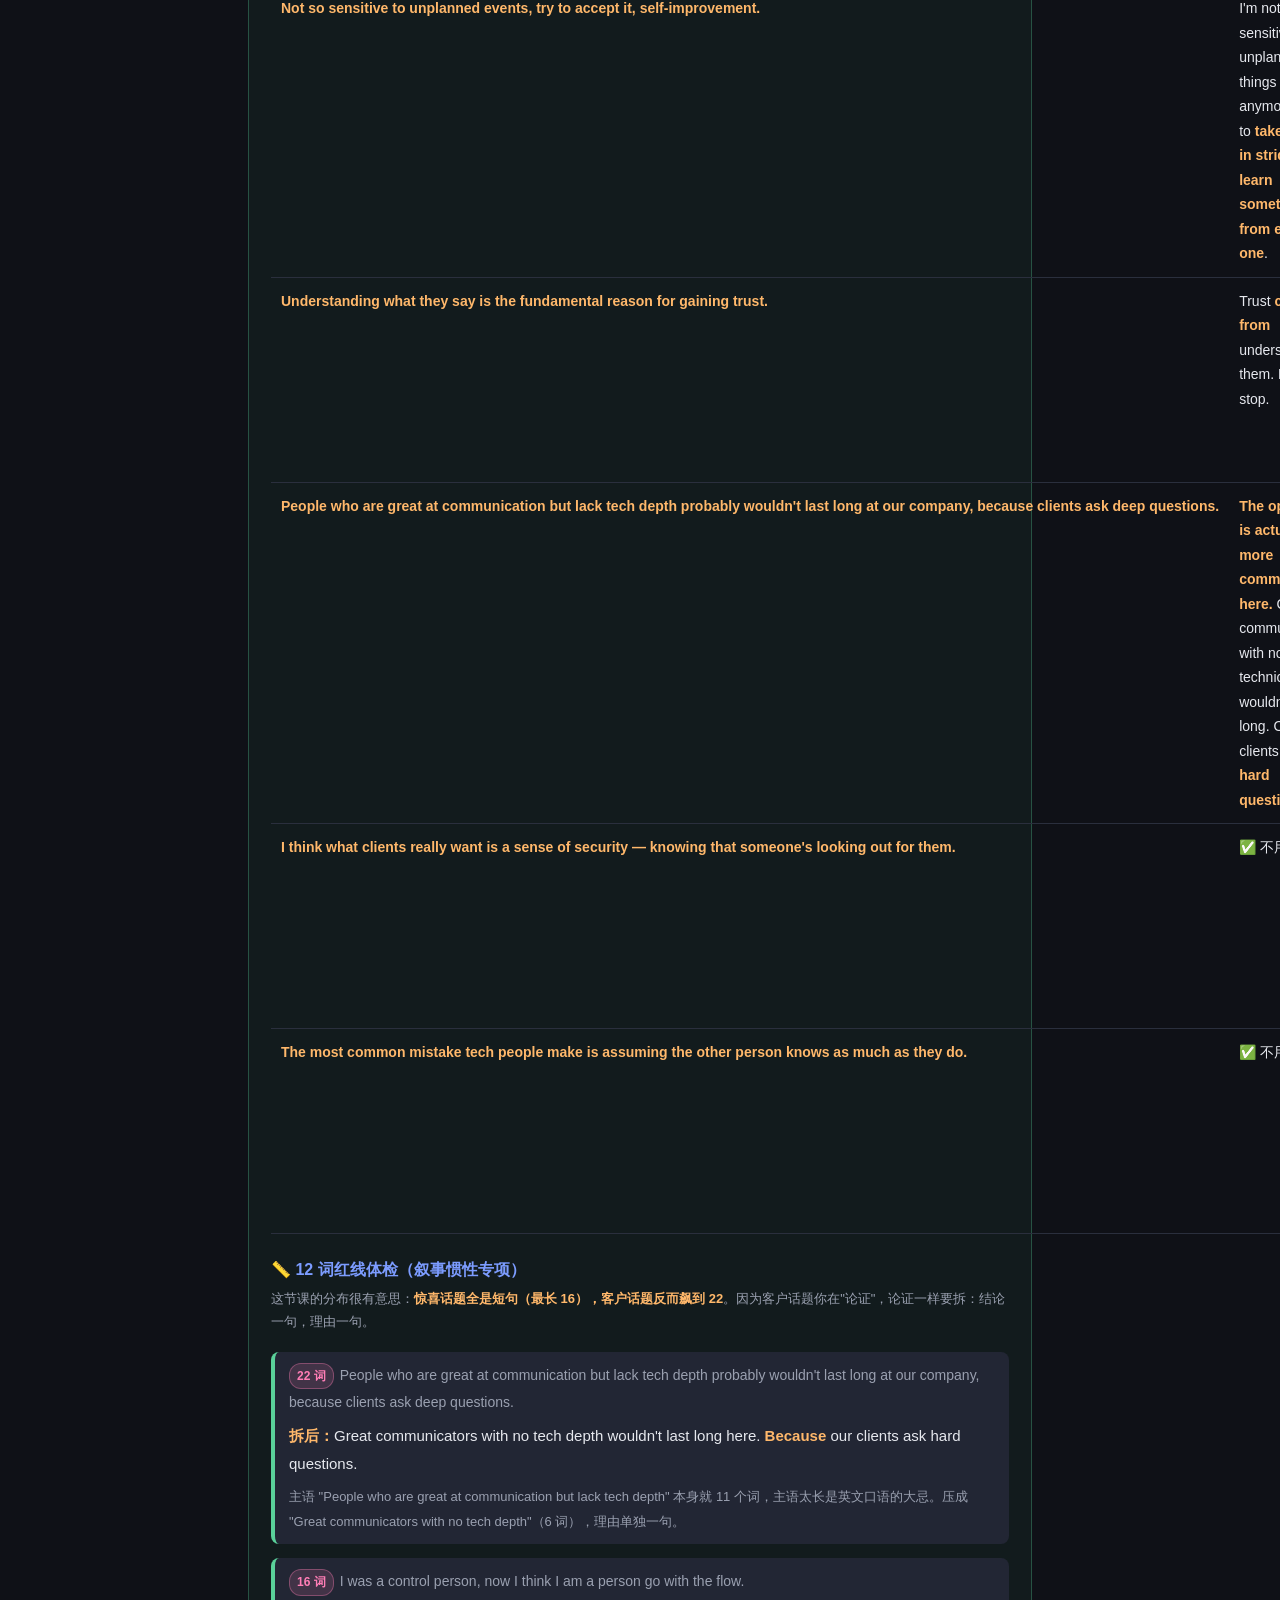
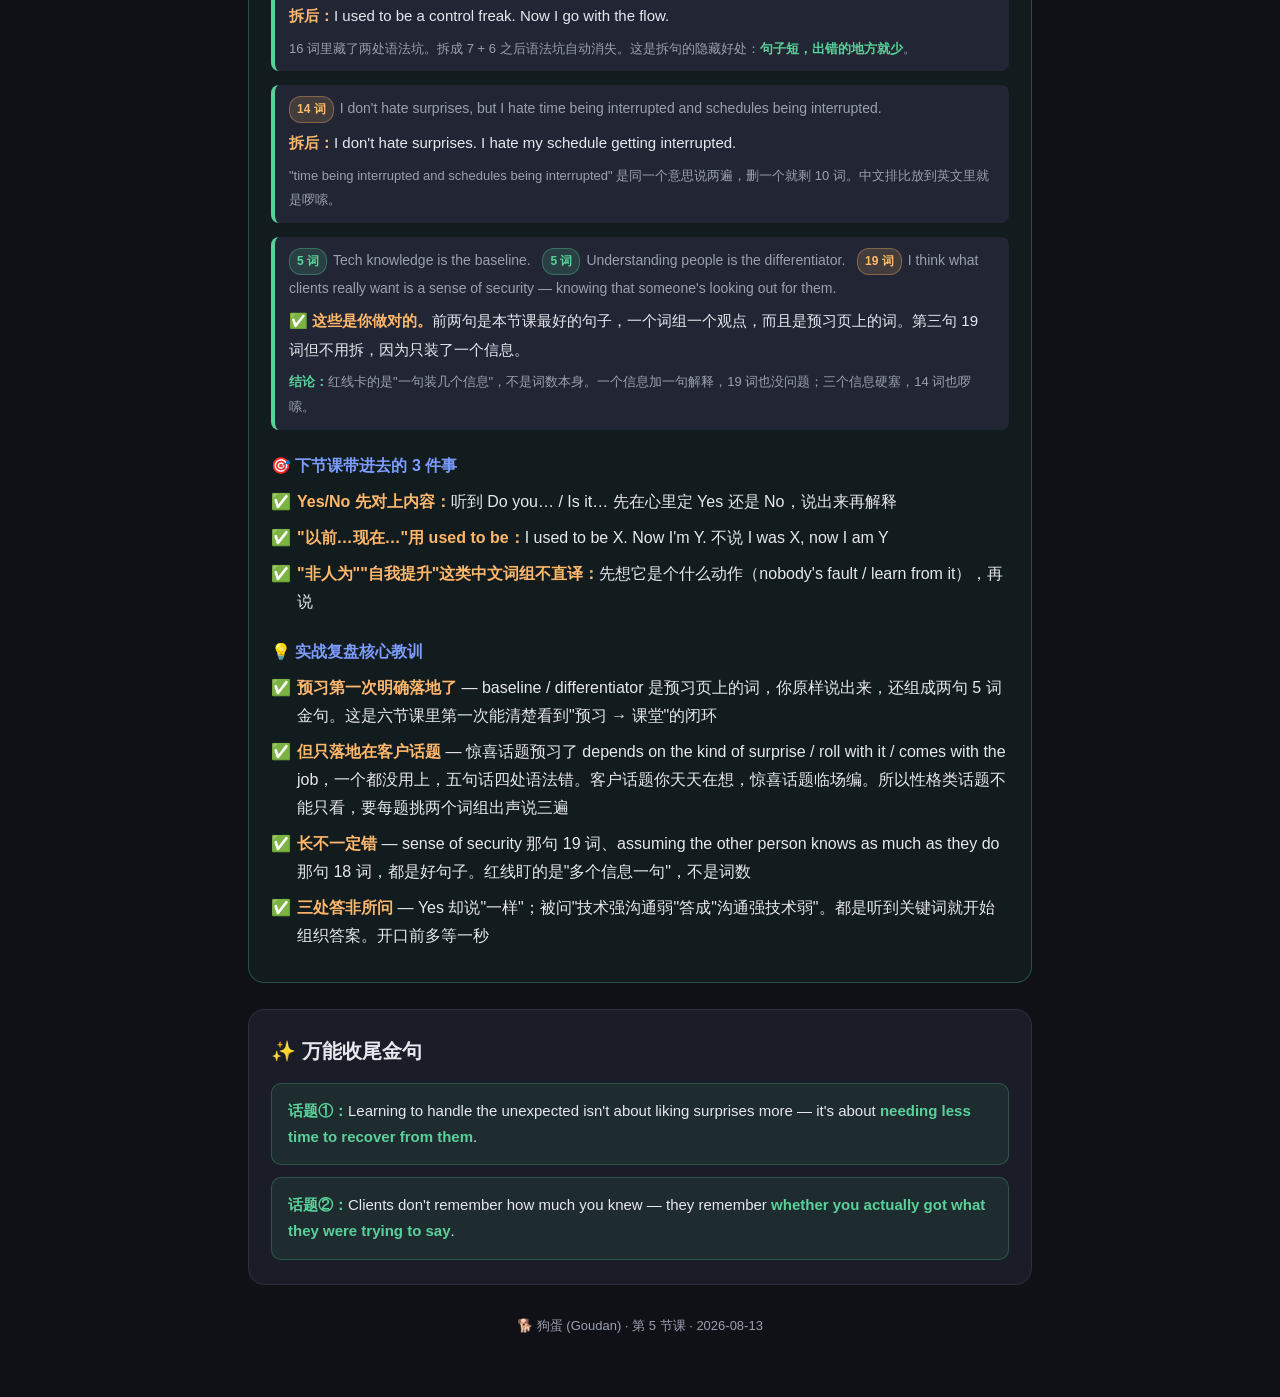
<file: lessons/2026-08-13.html>
<!DOCTYPE html>
<html lang="zh-CN">
<head>
<meta charset="UTF-8">
<meta name="viewport" content="width=device-width, initial-scale=1.0">
<title>第5节 · 喜欢/讨厌惊喜 & 客户信任你是因为技术还是沟通</title>
<link rel="stylesheet" href="../style.css">
</head>
<body>
<header>
  <h1>🗣️ 第 5 节课</h1>
  <p>你是喜欢惊喜还是讨厌惊喜 · 客户信任你是因为懂技术还是听得懂你说话 — 范文 + 句式 + 词组精讲</p>
  <a class="back" href="../index.html">← 返回目录</a>
  <div class="toc">
    <a href="#method">🧠 答题心法</a>
    <a href="#why">🤔 为什么选这两题</a>
    <a href="#t1">① 喜欢/讨厌惊喜</a>
    <a href="#t2">② 客户信任你是因为什么</a>
    <a href="#review">📝 课堂复盘</a>
    <a href="#golden">万能金句</a>
  </div>
</header>

<div class="wrap">

<section id="method" style="border-color:rgba(255,184,107,.35);background:rgba(255,184,107,.06)">
  <h2>🧠 答题心法（每题必读）</h2>
  <div class="sub">口语高分的根本顺序</div>
  <p style="font-size:17px;line-height:2">
    <b>1️⃣ 先有观点（Point first）</b><br>
    听到题先想清楚 <b>“我的立场 / 态度是什么”</b>——先亮出一句明确的观点，<b>不要上来就堆句子</b>。
  </p>
  <p style="font-size:17px;line-height:2">
    <b>2️⃣ 再造句子（Sentences follow）</b><br>
    观点定了，再用句式 + 词组去 <b>支撑它</b>（举例 / 解释 / 对比）。句子是为观点服务的，不是为了用而用。
  </p>
  <div class="golden" style="margin-top:16px">
    <b>一句话：</b>先回答 <b>“What do I think?”</b>，再回答 <b>“How do I say it?”</b>——顺序反了就变成背句子，考官一听就知道。
  </div>
</section>

<!-- WHY THESE TOPICS -->
<section id="why">
  <h2>🤔 为什么选这两题？</h2>
  <div class="sub">老师很可能会追问“你为什么选这两个话题”——提前想好答法，自然不卡壳</div>
  <div class="essay">
    <p>I picked these two because they both dig into <b>how I react to the unexpected</b>, just in two very different areas of life. The surprises question is about my <b>gut-level, instinctive reaction</b> to unpredictability in general — it's almost a personality trait question.</p>
    <p>The client trust question is the opposite in tone — it's <b>analytical, not instinctive</b>. It forces me to actually break down what my professional value is really made of, instead of just assuming "of course they trust me."</p>
  </div>
  <div class="golden" style="margin-top:14px">
    <p>中文备用（万一老师用中文问）：这两个话题都在探讨我对意外情况的反应，但方向完全不同。惊喜那题是关于我对不可预测性的本能、直觉反应，几乎是一个性格题。客户信任那题正好相反——需要理性拆解，逼着我认真分析自己的职业价值到底是什么，而不是想当然地觉得"客户当然信任我"。</p>
  </div>
</section>

<!-- TOPIC 1 -->
<section id="t1">
  <h2>🎲 话题 ① 你是喜欢惊喜还是讨厌惊喜的人？</h2>
  <div class="sub">Do you think you're someone who likes surprises or hates them? Not birthday surprises — anything unexpected in life, like a meeting suddenly getting canceled, or suddenly having to do an extra report. — Everyday Life, 性格/态度类话题</div>

  <h3>🎯 核心观点（选 2-3 个你最有共鸣的）</h3>
  <ul class="views">
    <li><b>要先区分"好的意外"和"坏的意外"</b> — 题目特意举了两个方向相反的例子（会议取消 vs 突然多一个报告），说明关键不是"意外"本身，而是"这个意外对我有利还是不利"</li>
    <li><b>本质上更偏向"讨厌意外"，因为意外打断了对时间的掌控感</b> — 不是讨厌新鲜事本身，而是讨厌"计划被打乱"带来的失控感，尤其是工作场景下需要重新排优先级</li>
    <li><b>但工作性质决定了不可能真的讨厌意外</b> — 面对客户的工作天生充满突发状况（临时会议、紧急问题），如果真的讨厌意外，这份工作会很痛苦；所以更准确的说法是"学会了跟意外共处"</li>
    <li><b>升华：意外带来的焦虑感会随经验减少</b> — 刚入行时任何意外都容易让人慌乱,现在见过的场面多了,反而对"计划外的事"没那么敏感了</li>
  </ul>

  <h3>🗣️ 实用句式</h3>
  <table>
    <tr><th>句式</th><th>用法说明</th></tr>
    <tr><td>It really <b>depends on the kind of surprise</b> — good news out of nowhere versus extra work out of nowhere feel completely different.</td><td>先区分好意外/坏意外，避免回答太绝对</td></tr>
    <tr><td>If I'm honest, I'd say I <b>lean toward disliking</b> unexpected changes, especially at work.</td><td>坦诚表态，"lean toward" 比直接说 hate 更有分寸</td></tr>
    <tr><td>It's not the surprise itself that bothers me — it's the feeling of <b>losing control over my schedule</b>.</td><td>点出本质：不是讨厌"新",是讨厌"失控"</td></tr>
    <tr><td>Working directly with clients means <b>unpredictability just comes with the job</b>.</td><td>解释职业性质,承接"学会共处"</td></tr>
    <tr><td>These days, I've gotten <b>a lot better at rolling with it</b>.</td><td>roll with it = 从容应对,展示成长</td></tr>
  </table>

  <h3>📝 Part 2 完整范文</h3>
  <div class="sub" style="margin-top:-4px">Cue card: Describe how you usually react to unexpected changes in your daily life or work.</div>
  <div class="essay">
    <p>Honestly, it really <b>depends on the kind of surprise</b>. If a meeting suddenly gets canceled, that's a surprise I'll take any day — instant relief, extra time back. But if I'm suddenly told I have to put together an extra report by end of day, that's a completely different kind of "unexpected," and it definitely doesn't feel like a gift.</p>
    <p>So if I had to pick a general tendency, I'd say I <b>lean toward disliking</b> unexpected changes, at least at work. It's not the surprise itself that bothers me — it's the feeling of <b>losing control over my schedule</b>. I usually plan my day pretty carefully, so when something unplanned gets dropped on me, my first reaction is almost always a small internal groan before I even process what the task actually is.</p>
    <p>That said, working directly with clients means <b>unpredictability just comes with the job</b>. An urgent call, a last-minute request, an issue that needs fixing right now — these things happen constantly, and if I genuinely hated surprises, I'd probably be miserable in this role.</p>
    <p>So over time, I think what's actually changed isn't my personality — it's my tolerance. These days, I've gotten <b>a lot better at rolling with it</b>. I still notice the flicker of "ugh, not now," but it passes a lot faster than it used to, and I can usually reorganize my priorities within a few minutes instead of feeling thrown off for the rest of the day.</p>
  </div>

  <h3>🔑 词组精讲（按出现顺序）</h3>
  <table>
    <tr><th>词组</th><th>中文意思</th><th>用法 / 为什么好用</th></tr>
    <tr><td>depends on the kind of X</td><td>取决于是哪种 X</td><td>避免绝对化回答的万能开场,适合"喜欢/讨厌"类二选一话题</td></tr>
    <tr><td>lean toward (doing) sth.</td><td>更偏向于...</td><td>比直接说 like/hate 更有分寸感,展示思考深度</td></tr>
    <tr><td>lose control over one's schedule</td><td>对自己的时间安排失去掌控</td><td>点出"讨厌意外"背后真正的心理机制</td></tr>
    <tr><td>come with the job</td><td>是这份工作自带的(属性)</td><td>解释某种不便是职业性质决定的,很自然</td></tr>
    <tr><td>roll with it</td><td>从容应对,顺势而为</td><td>口语化表达"适应变化",比 adapt 更生动</td></tr>
    <tr><td>a small internal groan</td><td>心里(不自觉)的小抱怨/叹气</td><td>形象描述本能反应,增加真实感</td></tr>
    <tr><td>thrown off</td><td>被打乱节奏/慌了</td><td>描述被意外打断后的状态,常用搭配</td></tr>
  </table>
</section>

<!-- TOPIC 2 -->
<section id="t2">
  <h2>💼 话题 ② 客户信任你，是因为懂技术还是听得懂他们说话？</h2>
  <div class="sub">Do your clients trust you because you know the technology, or because you actually understand what they're saying? Which matters more? — Work/Professional, Part 3 思辨型话题</div>

  <h3>🎯 核心观点（选 2-3 个你最有共鸣的）</h3>
  <ul class="views">
    <li><b>技术能力是"入场券"，理解能力才是"信任的来源"</b> — 不懂技术根本没资格坐在这个位置上，但光懂技术只能让客户觉得你"专业"，不能让他们觉得你"可靠"</li>
    <li><b>信任的本质是"感觉被理解"，不是"感觉被教育"</b> — 客户真正在乎的从来不是你懂多少术语，而是他说完问题后，你是不是真的抓住了他担心的点</li>
    <li><b>理解力更重要，因为它更稀缺</b> — 懂技术的人很多，能听懂客户真正在担心什么、说到点上的人很少；这才是能建立长期信任、区分普通账户经理和好账户经理的能力</li>
    <li><b>两者最好的组合是"用理解力去调度技术能力"</b> — 不是二选一，而是先听懂客户要什么，再挑最合适的技术知识回应，顺序不能反</li>
  </ul>

  <h3>🗣️ 实用句式</h3>
  <table>
    <tr><th>句式</th><th>用法说明</th></tr>
    <tr><td>Technical knowledge is more like <b>the entry ticket</b> — it gets you in the door, but it's not what keeps clients coming back.</td><td>核心比喻,区分"入场券"和"信任来源"</td></tr>
    <tr><td>What actually builds trust is when a client feels <b>truly understood</b>, not just technically impressed.</td><td>点出信任的本质是"被理解"而非"被震撼"</td></tr>
    <tr><td>Plenty of people know the technology — <b>fewer people know how to listen</b>.</td><td>用对比强调"理解力更稀缺"</td></tr>
    <tr><td>It's not really an either-or — it's about <b>using your understanding to decide which knowledge to bring in</b>.</td><td>把二选一转化为"顺序问题",展示辩证思维</td></tr>
    <tr><td>If I had to choose, I'd say <b>understanding matters slightly more</b>, because it's the harder skill to fake.</td><td>坦诚给出倾向,不回避问题</td></tr>
  </table>

  <h3>📝 Part 2 完整范文</h3>
  <div class="sub" style="margin-top:-4px">Cue card: Describe what you think builds trust between you and your clients in your job.</div>
  <div class="essay">
    <p>If I had to answer honestly, I'd say technical knowledge is more like <b>the entry ticket</b> — it gets you in the door, but it's not really what keeps clients coming back. Clients expect you to know the technology; that's the baseline, not the differentiator.</p>
    <p>What actually builds trust, in my experience, is when a client feels <b>truly understood</b>, not just technically impressed. I've sat in meetings with brilliant engineers who could explain every architectural detail flawlessly, and the client still walked away feeling unheard — because nobody actually addressed the thing they were really worried about, which was usually something much simpler, like "will this cost me more" or "is my data safe."</p>
    <p>And honestly, that's exactly why understanding matters more to me. Plenty of people know the technology — <b>fewer people know how to listen</b> well enough to figure out what a client is actually asking underneath the surface question. That skill is rarer, and it's much harder to fake.</p>
    <p>That said, I don't think it's really an either-or choice. The best version of my job is <b>using understanding to decide which piece of technical knowledge to bring in</b>, and when. You listen first, figure out what actually matters to this specific person, and only then do you reach for the right technical answer — not the most impressive one.</p>
    <p>So if I had to pick one, I'd say <b>understanding matters slightly more</b>, simply because it's the harder skill, and it's the one that makes all the technical knowledge actually land.</p>
  </div>

  <h3>🎓 Part 3 追问 + 参考答案</h3>
  <table>
    <tr><th>考官追问</th><th>参考回答（含高分表达）</th></tr>
    <tr><td>Can someone be too technical and lose a client's trust?</td><td>Definitely. If you <b>overwhelm someone with jargon</b>, it can actually <b>backfire</b> — the client starts feeling talked down to instead of helped.</td></tr>
    <tr><td>Do you think this balance is different in other professions, like doctors or lawyers?</td><td>I think it's <b>universal</b>, honestly. A brilliant doctor who can't explain a diagnosis in plain language will <b>struggle to build the same trust</b> as one who takes the time to make sure you understand.</td></tr>
    <tr><td>How do you personally try to improve your listening skills at work?</td><td>I try to <b>paraphrase what I heard</b> before responding — something like "so what you're really asking is…" — it forces me to actually check whether I understood correctly instead of just assuming.</td></tr>
  </table>

  <h3>🔑 词组精讲</h3>
  <table>
    <tr><th>词组</th><th>中文意思</th><th>用法 / 为什么好用</th></tr>
    <tr><td>the entry ticket</td><td>入场券(比喻:基本门槛)</td><td>形象区分"必要条件"和"决定性因素"</td></tr>
    <tr><td>the baseline, not the differentiator</td><td>是基本要求,不是差异化优势</td><td>商业/职场语境的高级对比表达</td></tr>
    <tr><td>walk away feeling unheard</td><td>离开时觉得没被听懂/重视</td><td>描述沟通失败的客户感受,很地道</td></tr>
    <tr><td>underneath the surface question</td><td>表面问题之下(真正的关切)</td><td>点出"听懂真实需求"这一核心能力</td></tr>
    <tr><td>harder to fake</td><td>更难伪装/装出来</td><td>论证"理解力更稀缺"的关键理由</td></tr>
    <tr><td>overwhelm sb. with jargon</td><td>用术语把人淹没/压垂</td><td>描述"讲太多技术细节"的负面效果</td></tr>
    <tr><td>backfire</td><td>适得其反</td><td>描述好心办坏事,常用于反思型回答</td></tr>
    <tr><td>paraphrase what I heard</td><td>用自己的话复述听到的内容</td><td>具体的倾听技巧,Part 3 展示专业方法论很加分</td></tr>
  </table>

  <h3>💡 为什么能拿高分</h3>
  <ul class="tips">
    <li><b>用比喻代替直接下结论</b> — "entry ticket"这个比喻一句话讲清楚了两者的关系,比直接说"理解力更重要"更有说服力</li>
    <li><b>不回避问题,给出明确倾向</b> — "if I had to pick one"最后还是给了倾向,而不是和稀泥说"两个都重要",展示思辨深度</li>
    <li><b>结合真实工作场景举例</b> — "会不会多花钱/数据安不安全"这种具体客户关切,让抽象论点落地</li>
    <li><b>把"二选一"重新框定为"顺序问题"</b> — 展示更高层次的思考,而不是简单选边</li>
  </ul>
</section>

<!-- REVIEW -->
<section id="review" style="border-color:rgba(90,209,154,.3);background:rgba(90,209,154,.05)">
  <h2>📝 课堂实况复盘（基于老师 13 Aug Minutes）</h2>
  <div class="sub">当天课堂上实际说的话 → 对照上面范文，看看能升级到哪里。这节课最值得看的是：<b>客户话题用上了预习词组，惊喜话题一个都没用上</b>。</div>

  <h3>🎤 你当天说的（原句）</h3>
  <table>
    <tr><th>话题</th><th>你的发言</th></tr>
    <tr><td>惊喜</td><td>I don't hate surprises, but I hate time being interrupted and schedules being interrupted.</td></tr>
    <tr><td>惊喜</td><td>Non-artificial surprise, I will accept it. <i style="color:var(--muted)">（回答"最好的惊喜是什么"）</i></td></tr>
    <tr><td>惊喜</td><td>I was a control person, now I think I am a person go with the flow. Because now working directly with clients, I often facing something unexpected.</td></tr>
    <tr><td>惊喜</td><td>It enough for me actually. <i style="color:var(--muted)">（回答"生活中惊喜太多还是不够"）</i></td></tr>
    <tr><td>惊喜</td><td>Yes, I treat them both in the same way. Not so sensitive to unplanned events, try to accept it, self-improvement. <i style="color:var(--muted)">（回答"工作和生活中反应不同吗"）</i></td></tr>
    <tr><td>客户信任</td><td>Understanding what they say is the fundamental reason for gaining trust.</td></tr>
    <tr><td>客户信任</td><td>I think clients trust me more because I understand what they're saying. <b>Tech knowledge is the baseline. Understanding people is the differentiator.</b></td></tr>
    <tr><td>客户信任</td><td>People who are great at communication but lack tech depth probably wouldn't last long at our company, because clients ask deep questions.</td></tr>
    <tr><td>客户信任</td><td>I think what clients really want is a sense of security — knowing that someone's looking out for them.</td></tr>
    <tr><td>客户信任</td><td>The most common mistake tech people make is assuming the other person knows as much as they do.</td></tr>
  </table>

  <h3>🔍 逐句升级（新手句式 → 高分句式）</h3>
  <table>
    <tr><th>你说的</th><th>升级后</th><th>为什么升级</th></tr>
    <tr><td>I don't hate surprises, but I hate time being interrupted and schedules being interrupted.</td><td>I don't hate surprises. What I hate is <b>having my schedule thrown off</b>.</td><td>观点很准（讨厌的是失控不是意外）。但 interrupted 说两遍是中文排比。拆两句，第二句用 "What I hate is…" 强调，顺手回收第 4 节的 thrown off</td></tr>
    <tr><td>Non-artificial surprise, I will accept it.</td><td>If it's <b>nobody's fault</b> — just life happening — I can <b>live with it</b>.</td><td>"non-artificial" 是"非人为"的直译，英文没人这么说。想表达"不是人搞出来的意外"就说 nobody's fault。表态度用 can live with it，不用 will</td></tr>
    <tr><td>I was a control person, now I think I am a person go with the flow.</td><td>I <b>used to be</b> a bit of a control freak. Now I'm much more <b>go-with-the-flow</b>.</td><td>"以前是…现在是…"用 used to be；"a person go with the flow" 是中文语序，go-with-the-flow 直接当形容词。control person 英文说 control freak，自嘲感刚好</td></tr>
    <tr><td>Because now working directly with clients, I often facing something unexpected.</td><td>Working with clients every day, <b>the unexpected just comes with the job</b>.</td><td>两个半句都缺 I'm。这正是预习页的 comes with the job，看过但没说出来</td></tr>
    <tr><td>It enough for me actually.</td><td>Honestly, I've got <b>plenty</b>.</td><td>缺 is。而且题目问"太多还是不够"，enough 不算表态，plenty 有态度还带点幽默</td></tr>
    <tr><td>Yes, I treat them both in the same way.</td><td><b>Not really</b> — I handle them <b>pretty much the same way</b>.</td><td>题目是 "Do you react <i>differently</i>?"，你的内容是"一样"，开头就应该是 No。Yes/No 跟内容打架，听的人会懵一下</td></tr>
    <tr><td>Not so sensitive to unplanned events, try to accept it, self-improvement.</td><td>I'm not too sensitive to unplanned things anymore. I try to <b>take them in stride</b>, and <b>learn something from each one</b>.</td><td>"self-improvement" 是把中文关键词直接甩出来。英文要说成动作：learn from it。take sth. in stride 跟 roll with it 同义</td></tr>
    <tr><td>Understanding what they say is the fundamental reason for gaining trust.</td><td>Trust <b>comes from</b> understanding them. Full stop.</td><td>意思对，但 "fundamental reason for gaining" 是书面语。口语把名词化结构改回动词：comes from</td></tr>
    <tr><td>People who are great at communication but lack tech depth probably wouldn't last long at our company, because clients ask deep questions.</td><td><b>The opposite is actually more common here.</b> Great communicators with no technical depth wouldn't last long. Our clients <b>ask hard questions</b>.</td><td>老师问的是"懂技术但不会沟通的人"，你答的是反面。这个反面观点很好（两边都是硬门槛），但要先接一句 "The opposite is…" 说明你是故意反着答，不然像没听懂题</td></tr>
    <tr><td>I think what clients really want is a sense of security — knowing that someone's looking out for them.</td><td>✅ 不用改。</td><td>19 词但只有一个信息，破折号后面是解释不是新信息。looking out for them 很地道。这句直接进金句库</td></tr>
    <tr><td>The most common mistake tech people make is assuming the other person knows as much as they do.</td><td>✅ 不用改。</td><td>完整、地道、一句话说到根因。跟第 4 节"技术销售默认客户是工程师"是同一个洞察，这次用英文说圆了</td></tr>
  </table>

  <h3>📏 12 词红线体检（叙事惯性专项）</h3>
  <div class="sub" style="margin-top:-4px">这节课的分布很有意思：<b>惊喜话题全是短句（最长 16），客户话题反而飙到 22</b>。因为客户话题你在"论证"，论证一样要拆：结论一句，理由一句。</div>

  <div class="split">
    <div class="orig"><span class="wc bad">22 词</span>People who are great at communication but lack tech depth probably wouldn't last long at our company, because clients ask deep questions.</div>
    <b>拆后：</b>Great communicators with no tech depth wouldn't last long here. <b>Because</b> our clients ask hard questions.
    <div class="note">主语 "People who are great at communication but lack tech depth" 本身就 11 个词，主语太长是英文口语的大忌。压成 "Great communicators with no tech depth"（6 词），理由单独一句。</div>
  </div>

  <div class="split">
    <div class="orig"><span class="wc bad">16 词</span>I was a control person, now I think I am a person go with the flow.</div>
    <b>拆后：</b>I used to be a control freak. Now I go with the flow.
    <div class="note">16 词里藏了两处语法坑。拆成 7 + 6 之后语法坑自动消失。这是拆句的隐藏好处：<b>句子短，出错的地方就少</b>。</div>
  </div>

  <div class="split">
    <div class="orig"><span class="wc warn">14 词</span>I don't hate surprises, but I hate time being interrupted and schedules being interrupted.</div>
    <b>拆后：</b>I don't hate surprises. I hate my schedule getting interrupted.
    <div class="note">"time being interrupted and schedules being interrupted" 是同一个意思说两遍，删一个就剩 10 词。中文排比放到英文里就是啰嗦。</div>
  </div>

  <div class="split">
    <div class="orig"><span class="wc ok">5 词</span>Tech knowledge is the baseline. &nbsp; <span class="wc ok">5 词</span>Understanding people is the differentiator. &nbsp; <span class="wc warn">19 词</span>I think what clients really want is a sense of security — knowing that someone's looking out for them.</div>
    <b>✅ 这些是你做对的。</b>前两句是本节课最好的句子，一个词组一个观点，而且是预习页上的词。第三句 19 词但不用拆，因为只装了一个信息。
    <div class="note"><b>结论：</b>红线卡的是"一句装几个信息"，不是词数本身。一个信息加一句解释，19 词也没问题；三个信息硬塞，14 词也啰嗦。</div>
  </div>

  <h3>🎯 下节课带进去的 3 件事</h3>
  <ul class="tips">
    <li><b>Yes/No 先对上内容：</b>听到 Do you… / Is it… 先在心里定 Yes 还是 No，说出来再解释</li>
    <li><b>"以前…现在…"用 used to be：</b>I used to be X. Now I'm Y. 不说 I was X, now I am Y</li>
    <li><b>"非人为""自我提升"这类中文词组不直译：</b>先想它是个什么动作（nobody's fault / learn from it），再说</li>
  </ul>

  <h3>💡 实战复盘核心教训</h3>
  <ul class="tips">
    <li><b>预习第一次明确落地了</b> — baseline / differentiator 是预习页上的词，你原样说出来，还组成两句 5 词金句。这是六节课里第一次能清楚看到"预习 → 课堂"的闭环</li>
    <li><b>但只落地在客户话题</b> — 惊喜话题预习了 depends on the kind of surprise / roll with it / comes with the job，一个都没用上，五句话四处语法错。客户话题你天天在想，惊喜话题临场编。所以性格类话题不能只看，要每题挑两个词组出声说三遍</li>
    <li><b>长不一定错</b> — sense of security 那句 19 词、assuming the other person knows as much as they do 那句 18 词，都是好句子。红线盯的是"多个信息一句"，不是词数</li>
    <li><b>三处答非所问</b> — Yes 却说"一样"；被问"技术强沟通弱"答成"沟通强技术弱"。都是听到关键词就开始组织答案。开口前多等一秒</li>
  </ul>
</section>

<!-- GOLDEN -->
<section id="golden">
  <h2>✨ 万能收尾金句</h2>
  <div class="golden">
    <p><b>话题①：</b>Learning to handle the unexpected isn't about liking surprises more — it's about <b>needing less time to recover from them</b>.</p>
  </div>
  <div class="golden" style="margin-top:12px">
    <p><b>话题②：</b>Clients don't remember how much you knew — they remember <b>whether you actually got what they were trying to say</b>.</p>
  </div>
</section>

</div>

<footer>
  🐕 狗蛋 (Goudan) · 第 5 节课 · 2026-08-13
</footer>

</body>
</html>
</file>
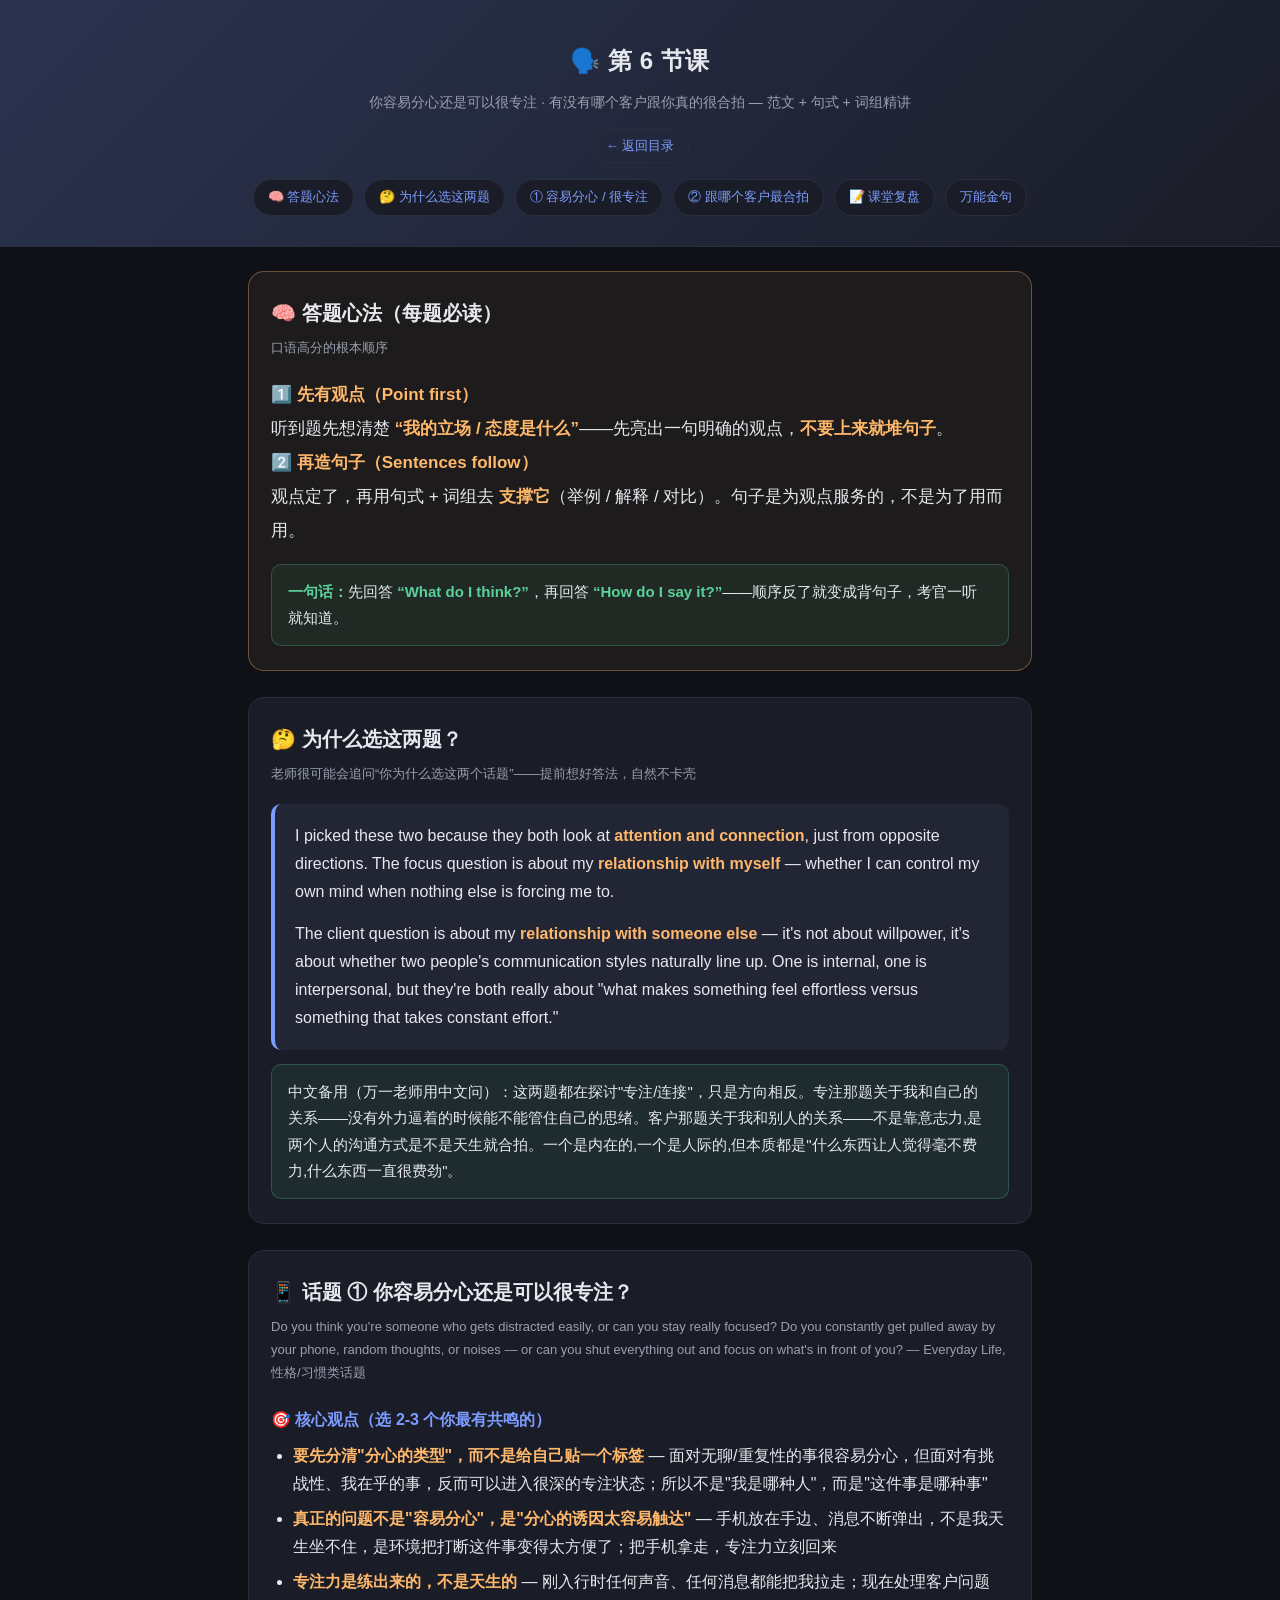
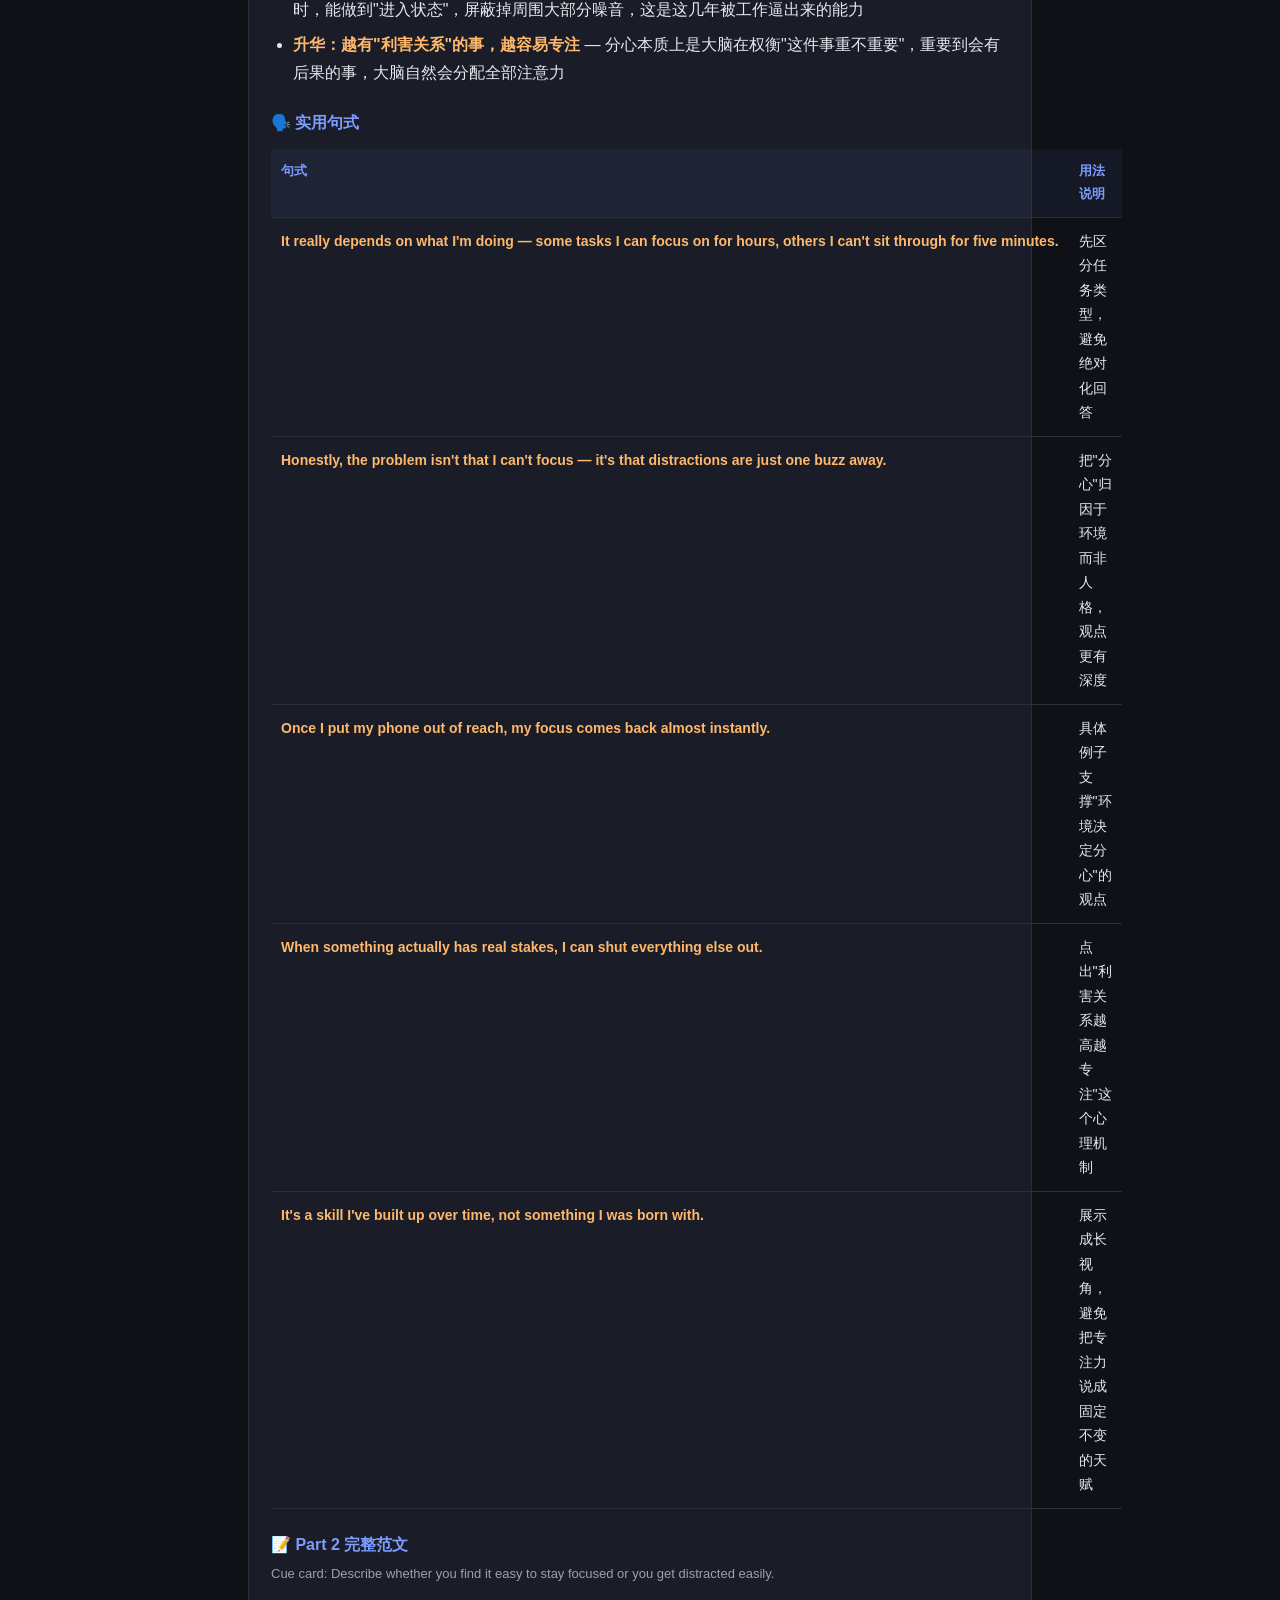
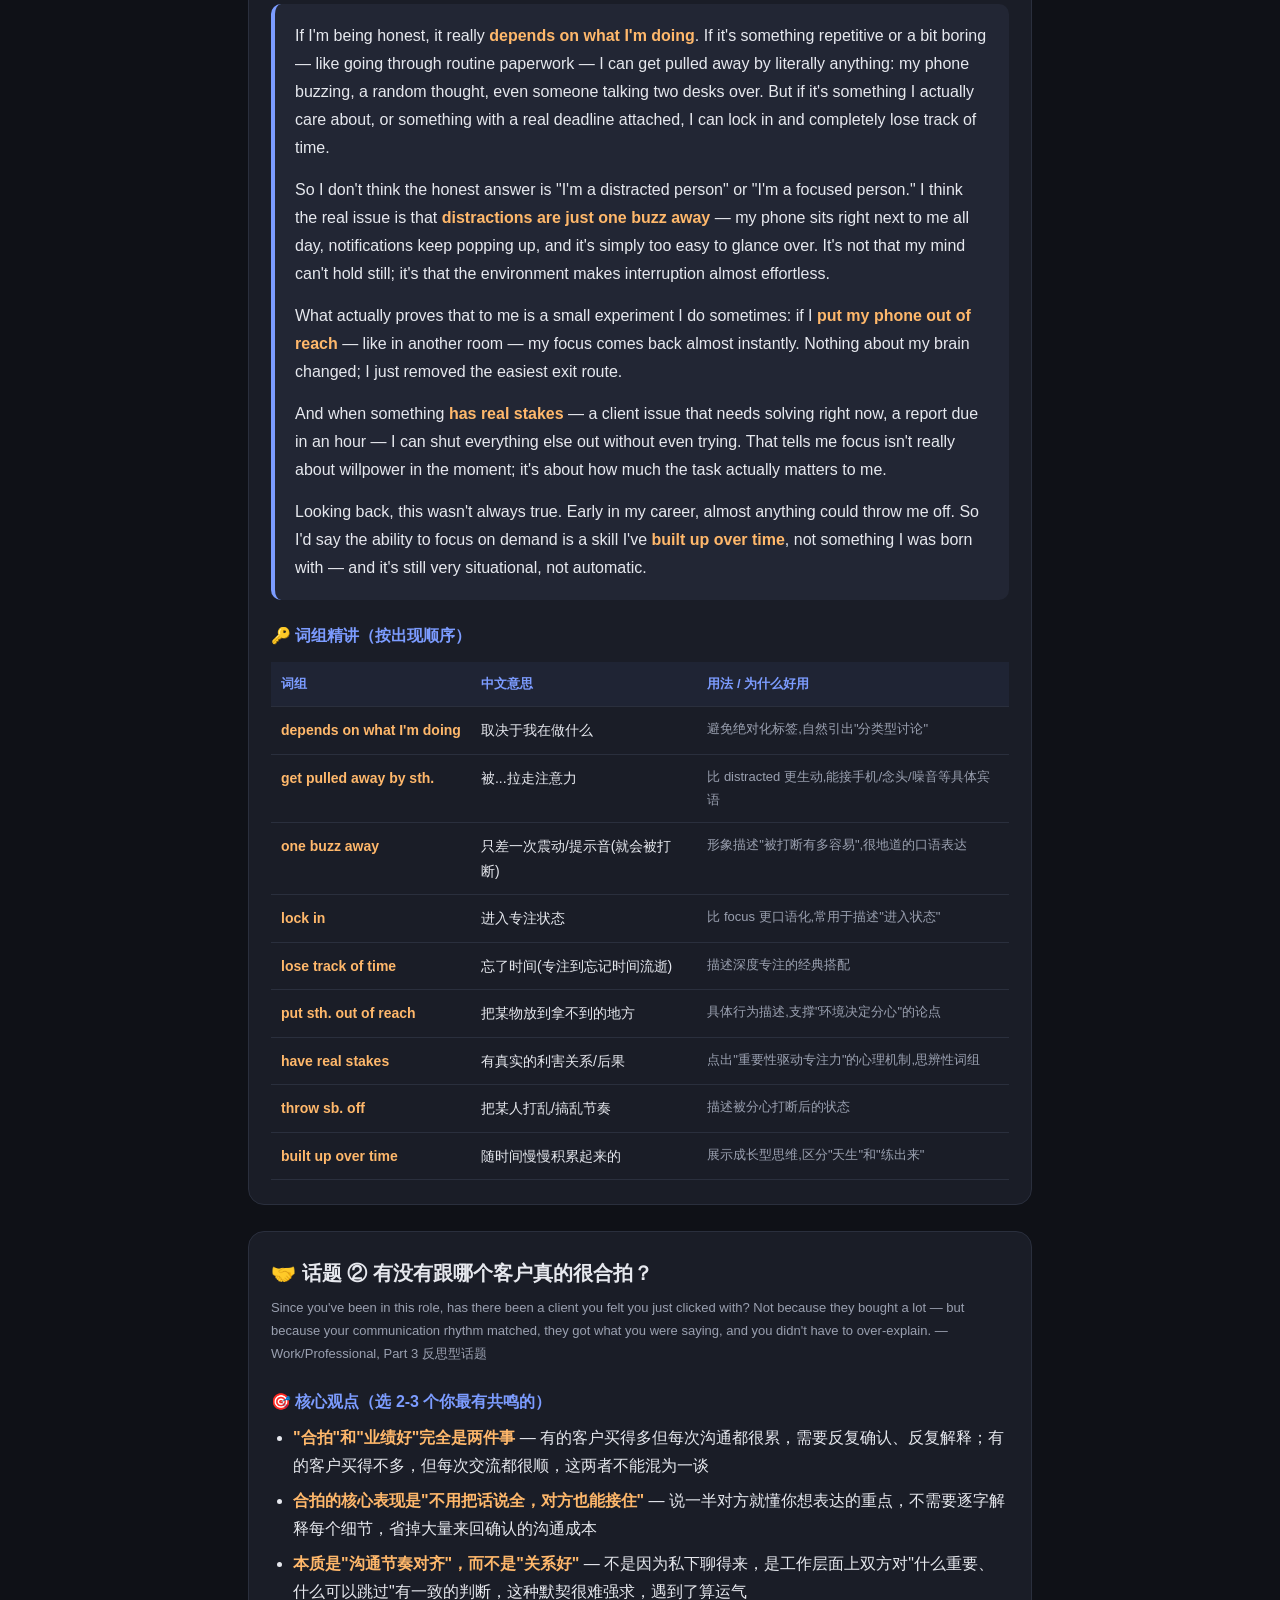
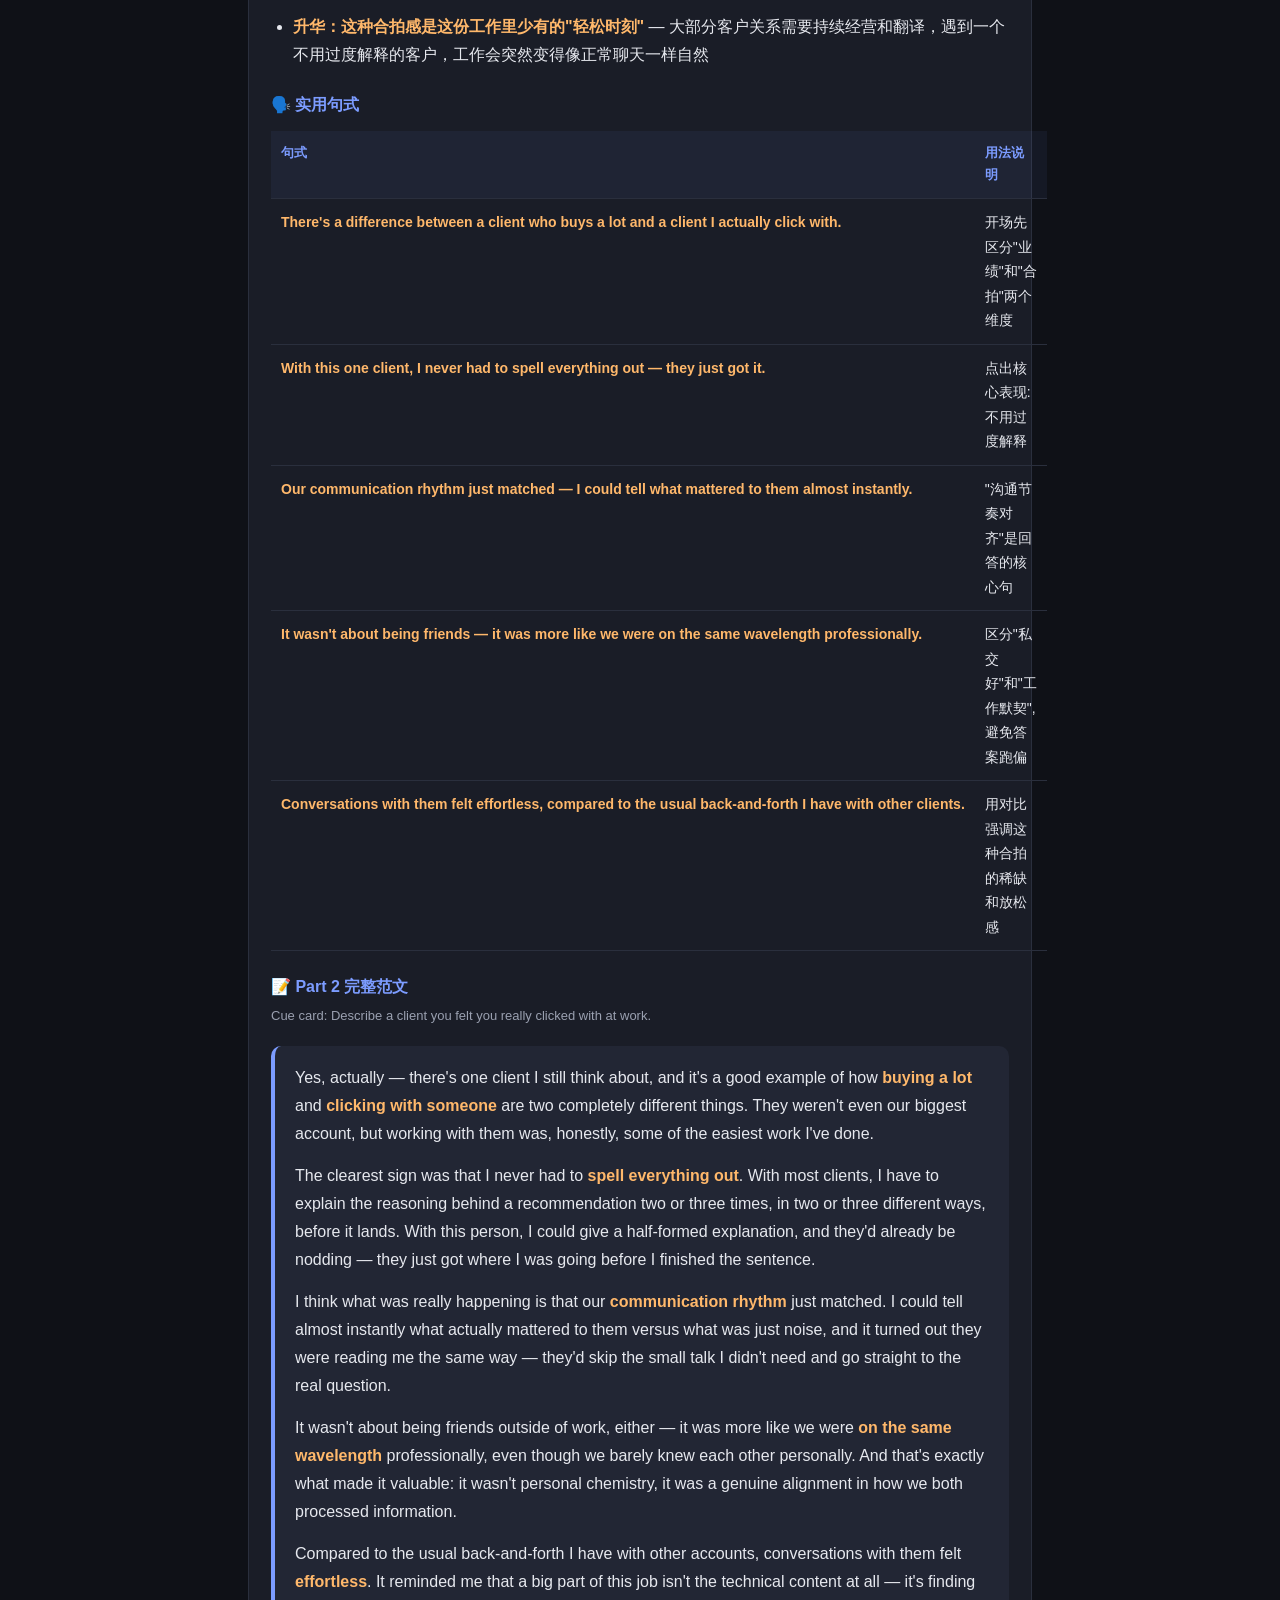
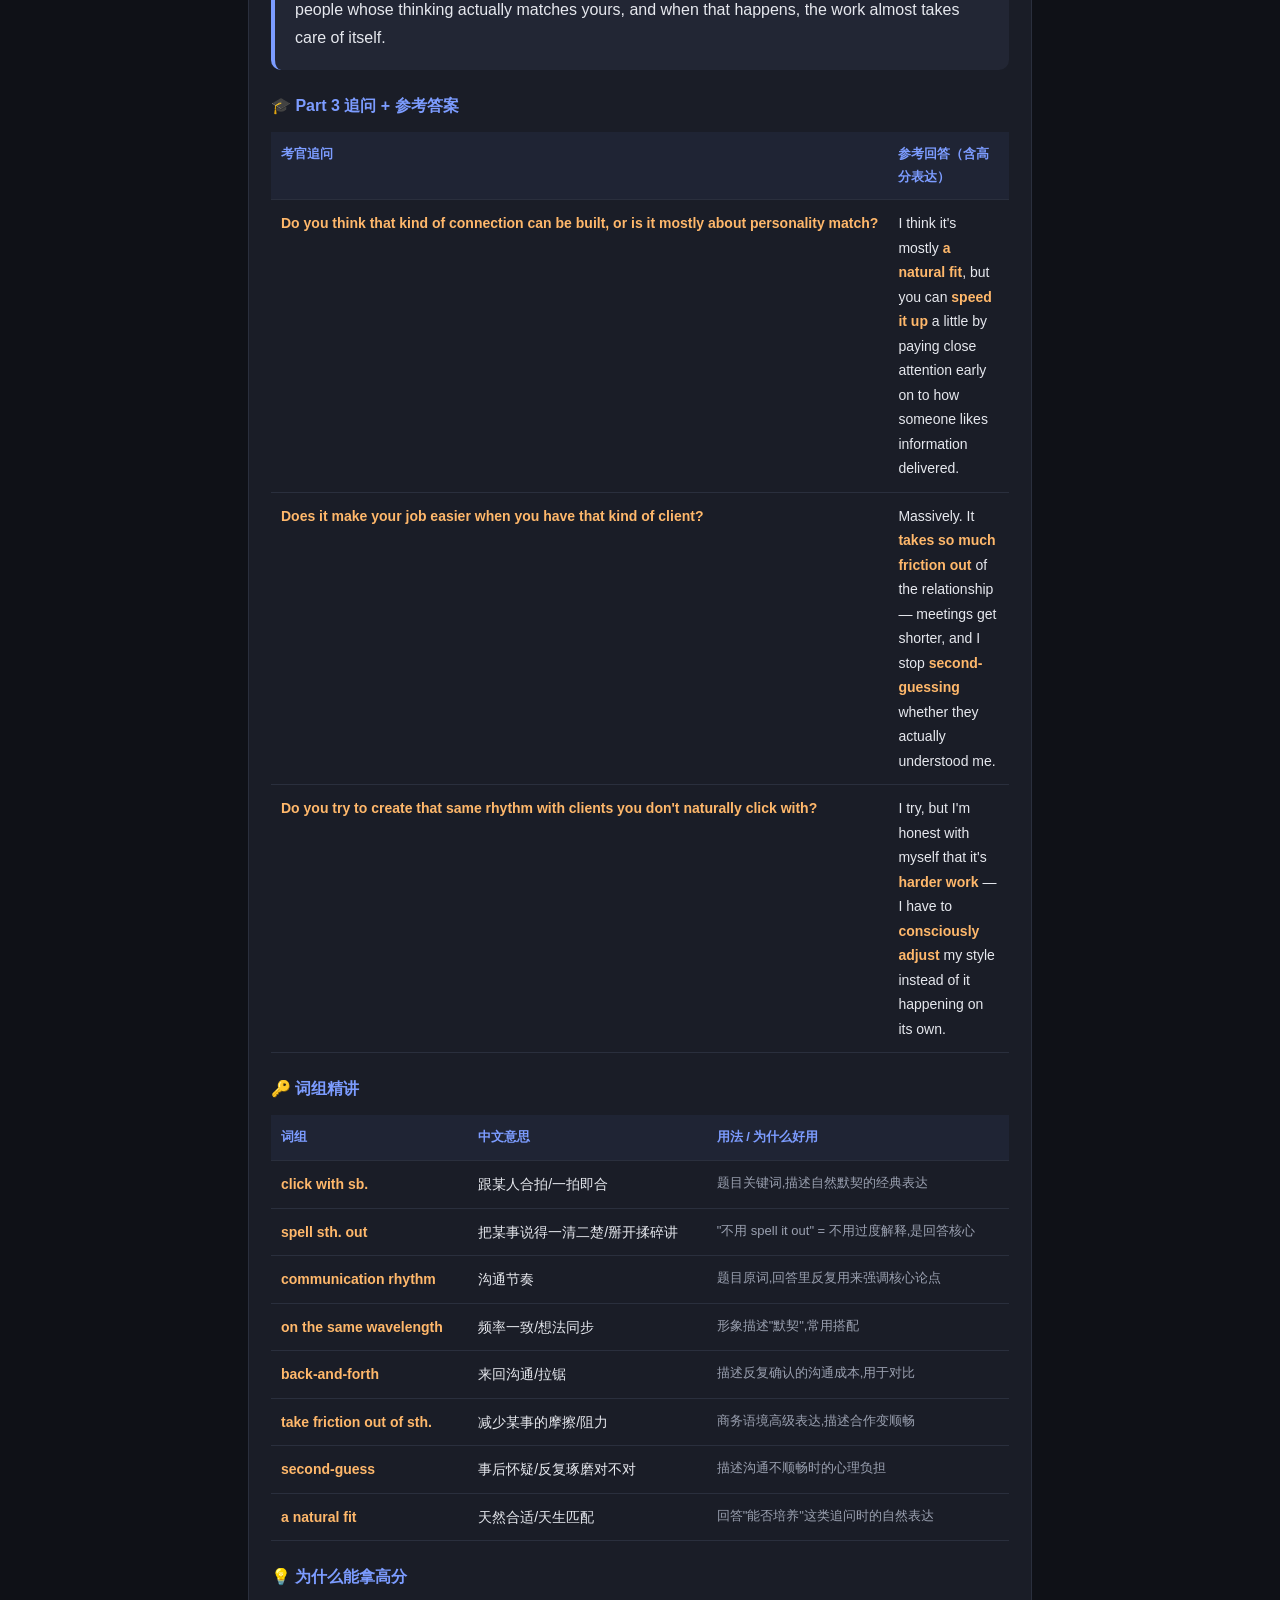
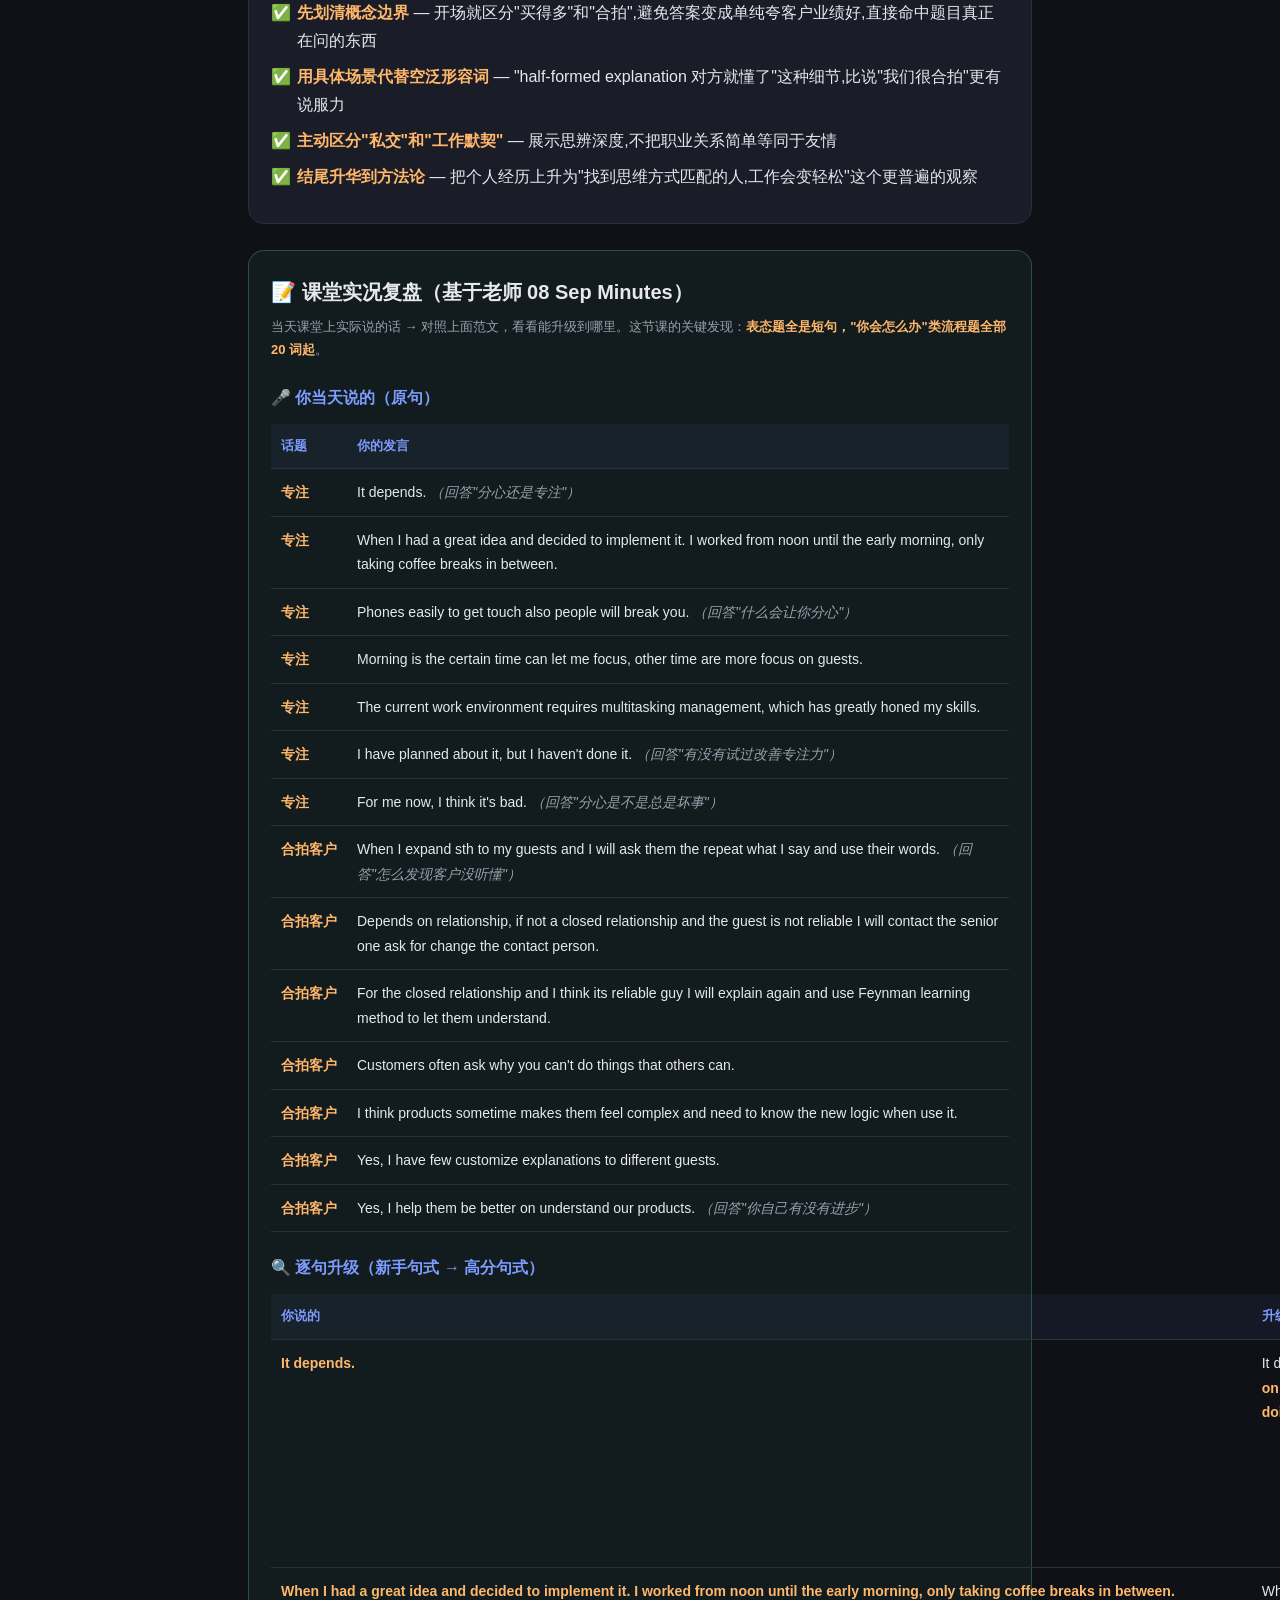
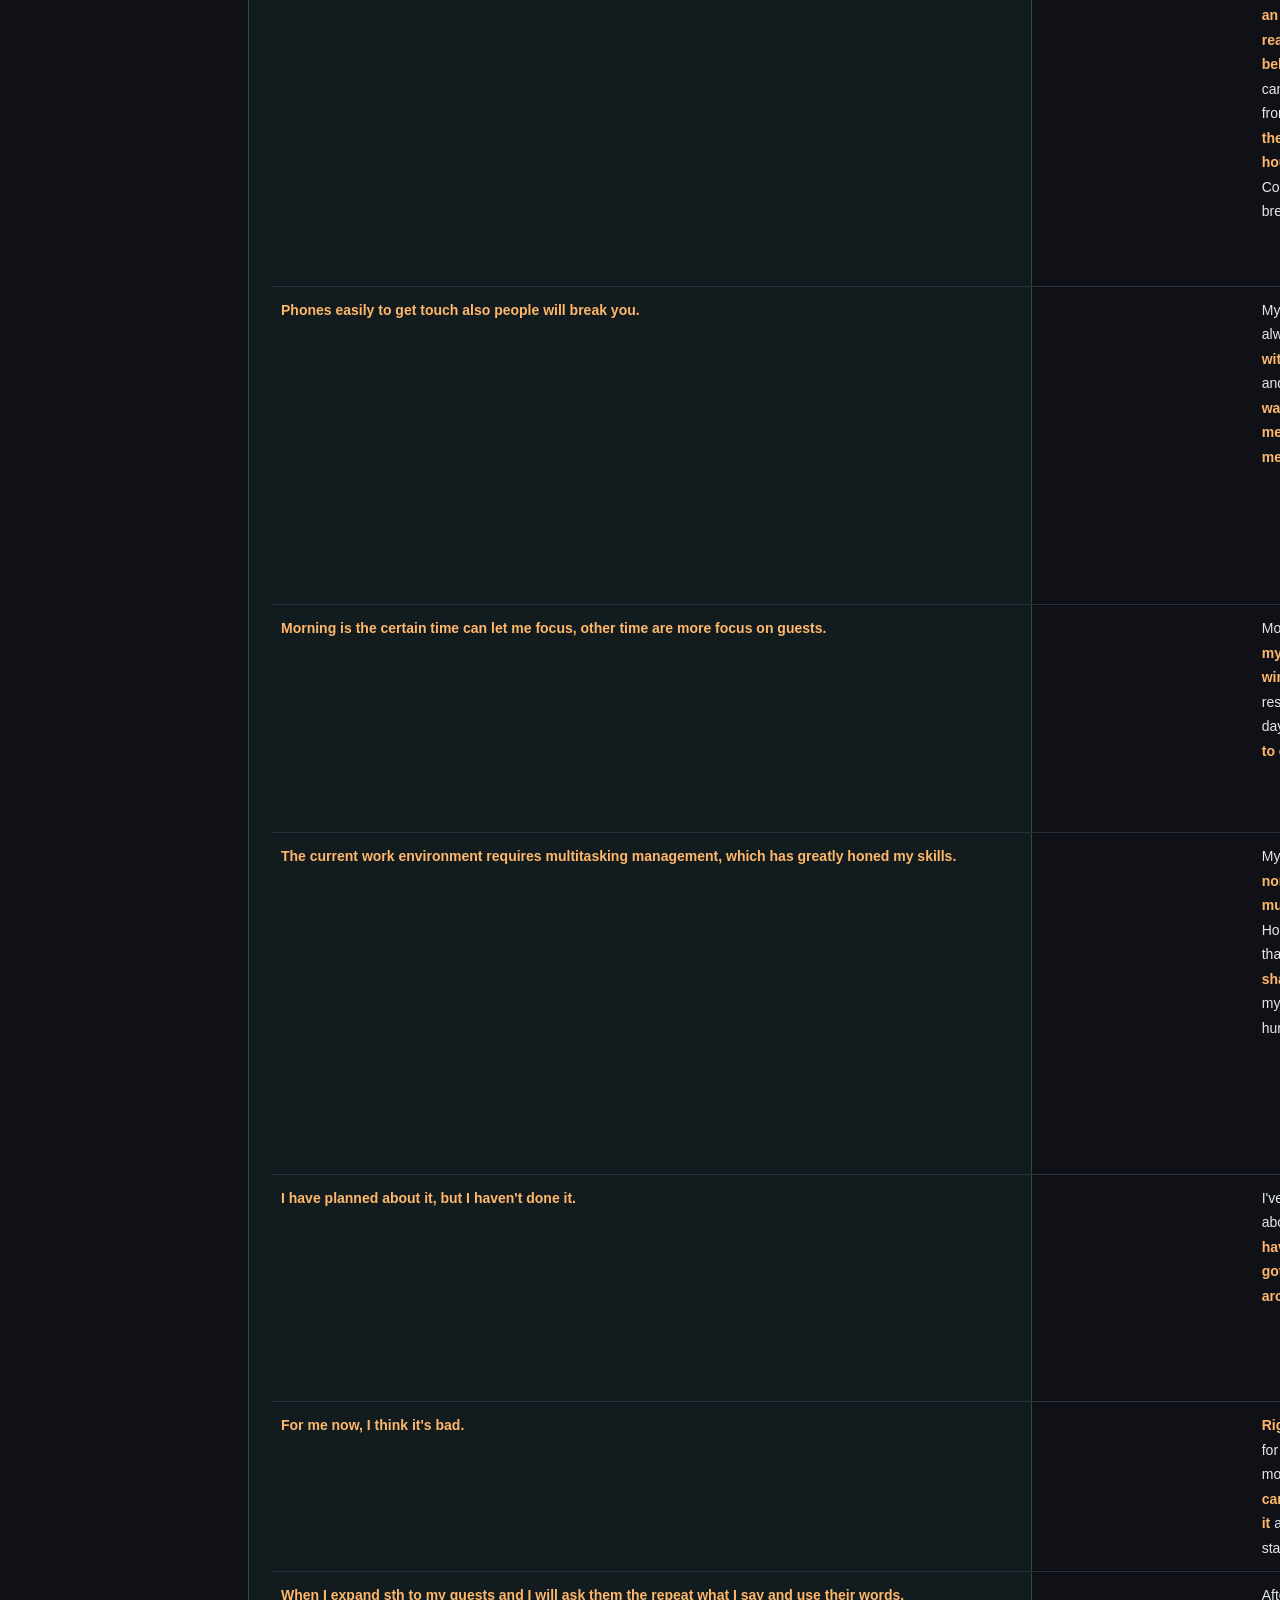
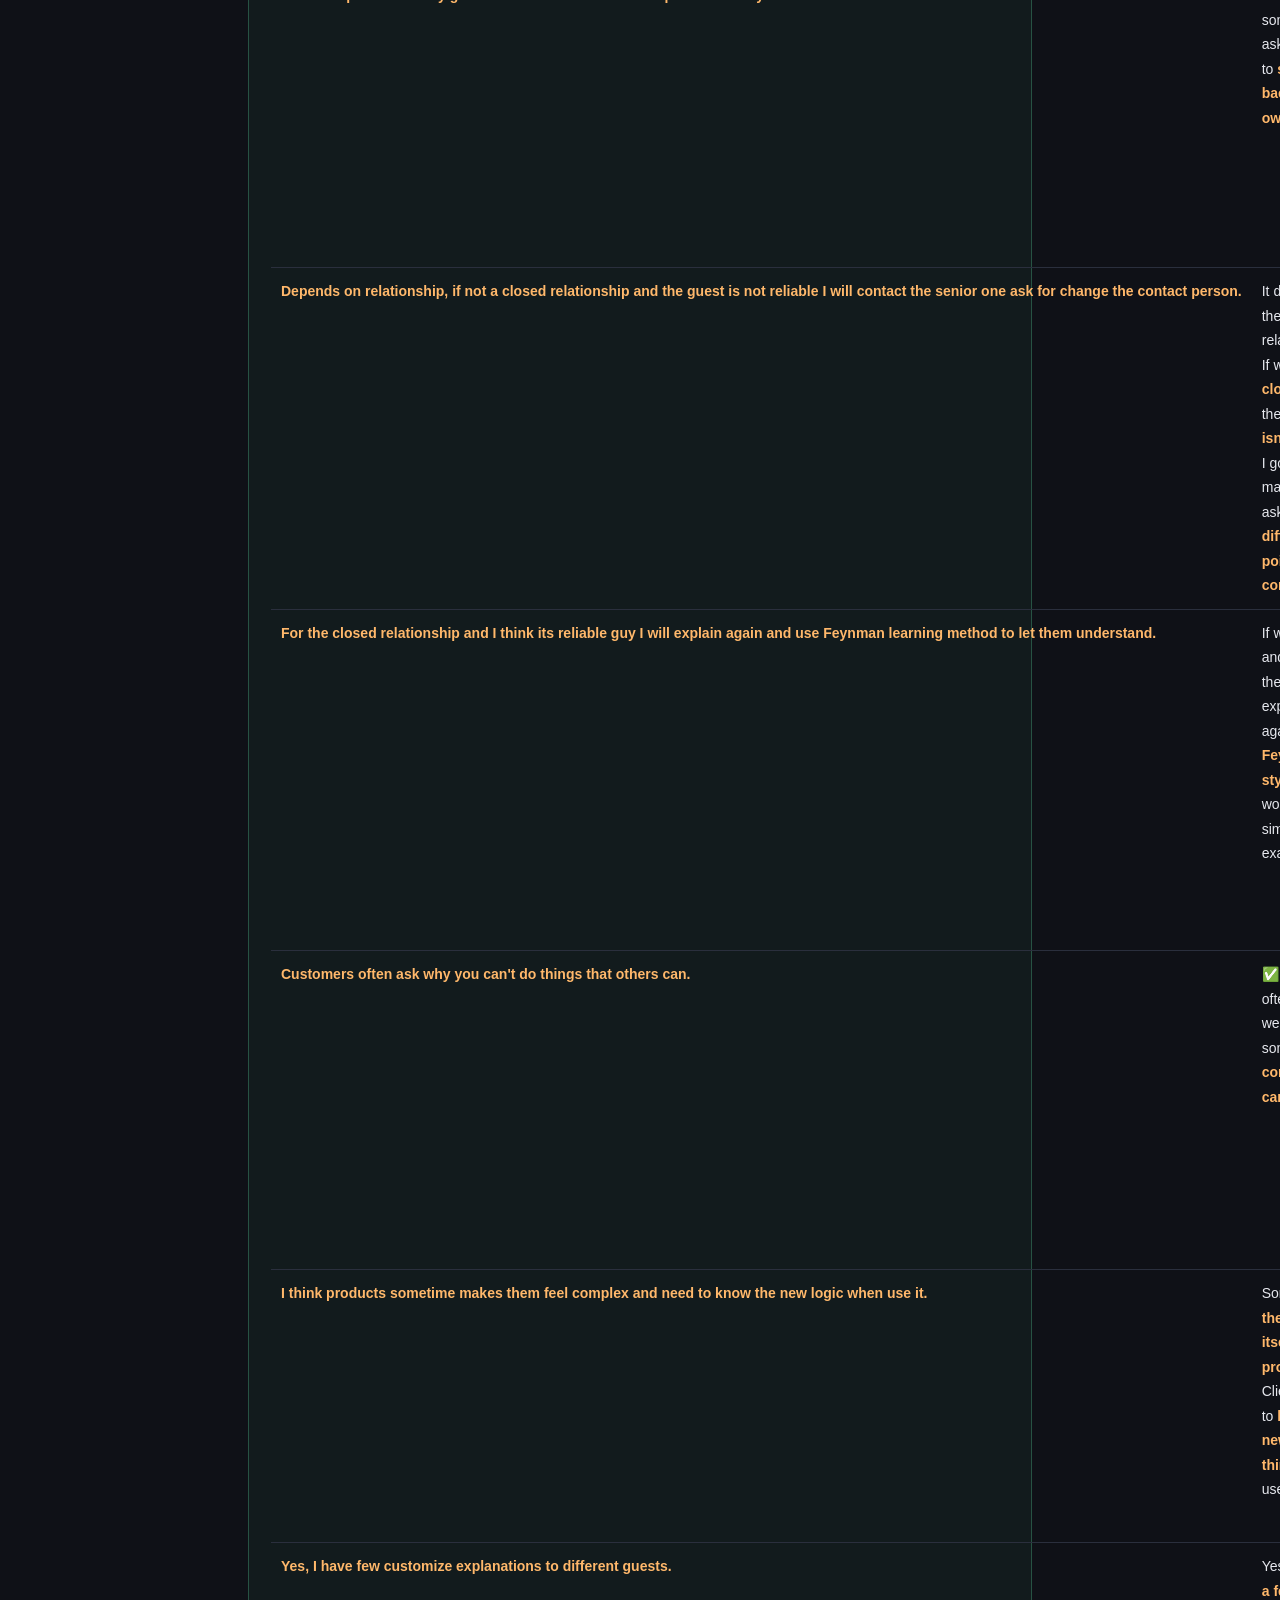
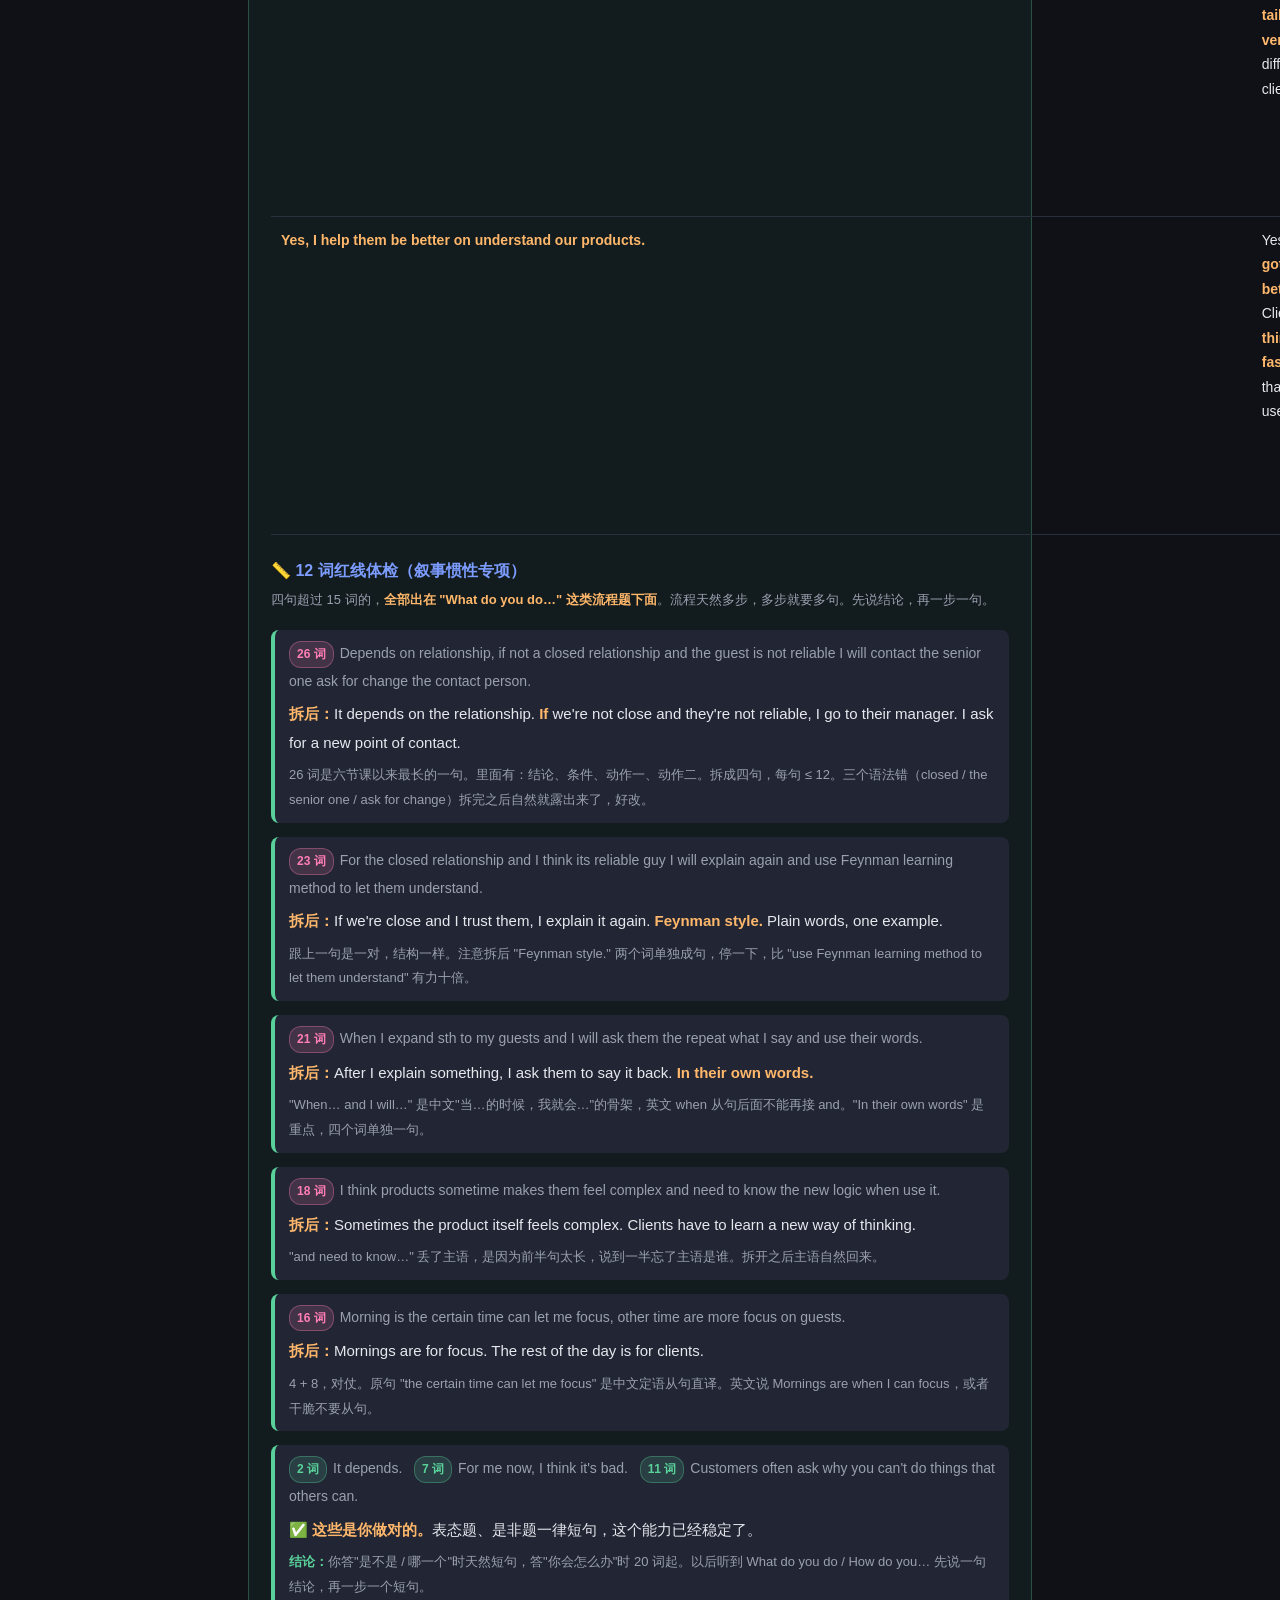
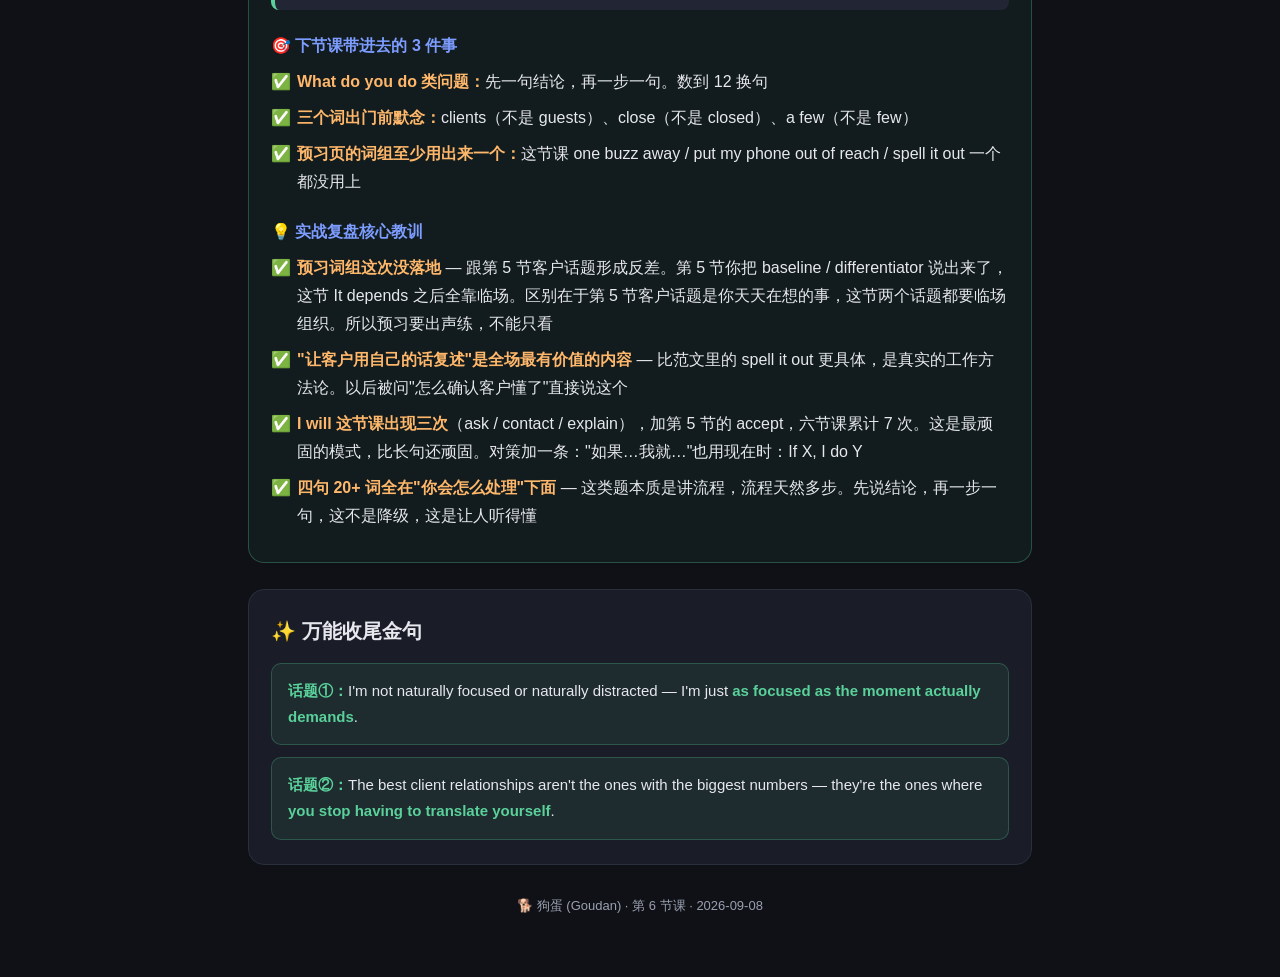
<file: lessons/2026-09-08.html>
<!DOCTYPE html>
<html lang="zh-CN">
<head>
<meta charset="UTF-8">
<meta name="viewport" content="width=device-width, initial-scale=1.0">
<title>第6节 · 容易分心还是很专注 & 跟哪个客户最合拍</title>
<link rel="stylesheet" href="../style.css">
</head>
<body>
<header>
  <h1>🗣️ 第 6 节课</h1>
  <p>你容易分心还是可以很专注 · 有没有哪个客户跟你真的很合拍 — 范文 + 句式 + 词组精讲</p>
  <a class="back" href="../index.html">← 返回目录</a>
  <div class="toc">
    <a href="#method">🧠 答题心法</a>
    <a href="#why">🤔 为什么选这两题</a>
    <a href="#t1">① 容易分心 / 很专注</a>
    <a href="#t2">② 跟哪个客户最合拍</a>
    <a href="#review">📝 课堂复盘</a>
    <a href="#golden">万能金句</a>
  </div>
</header>

<div class="wrap">

<section id="method" style="border-color:rgba(255,184,107,.35);background:rgba(255,184,107,.06)">
  <h2>🧠 答题心法（每题必读）</h2>
  <div class="sub">口语高分的根本顺序</div>
  <p style="font-size:17px;line-height:2">
    <b>1️⃣ 先有观点（Point first）</b><br>
    听到题先想清楚 <b>“我的立场 / 态度是什么”</b>——先亮出一句明确的观点，<b>不要上来就堆句子</b>。
  </p>
  <p style="font-size:17px;line-height:2">
    <b>2️⃣ 再造句子（Sentences follow）</b><br>
    观点定了，再用句式 + 词组去 <b>支撑它</b>（举例 / 解释 / 对比）。句子是为观点服务的，不是为了用而用。
  </p>
  <div class="golden" style="margin-top:16px">
    <b>一句话：</b>先回答 <b>“What do I think?”</b>，再回答 <b>“How do I say it?”</b>——顺序反了就变成背句子，考官一听就知道。
  </div>
</section>

<!-- WHY THESE TOPICS -->
<section id="why">
  <h2>🤔 为什么选这两题？</h2>
  <div class="sub">老师很可能会追问“你为什么选这两个话题”——提前想好答法，自然不卡壳</div>
  <div class="essay">
    <p>I picked these two because they both look at <b>attention and connection</b>, just from opposite directions. The focus question is about my <b>relationship with myself</b> — whether I can control my own mind when nothing else is forcing me to.</p>
    <p>The client question is about my <b>relationship with someone else</b> — it's not about willpower, it's about whether two people's communication styles naturally line up. One is internal, one is interpersonal, but they're both really about "what makes something feel effortless versus something that takes constant effort."</p>
  </div>
  <div class="golden" style="margin-top:14px">
    <p>中文备用（万一老师用中文问）：这两题都在探讨"专注/连接"，只是方向相反。专注那题关于我和自己的关系——没有外力逼着的时候能不能管住自己的思绪。客户那题关于我和别人的关系——不是靠意志力,是两个人的沟通方式是不是天生就合拍。一个是内在的,一个是人际的,但本质都是"什么东西让人觉得毫不费力,什么东西一直很费劲"。</p>
  </div>
</section>

<!-- TOPIC 1 -->
<section id="t1">
  <h2>📱 话题 ① 你容易分心还是可以很专注？</h2>
  <div class="sub">Do you think you're someone who gets distracted easily, or can you stay really focused? Do you constantly get pulled away by your phone, random thoughts, or noises — or can you shut everything out and focus on what's in front of you? — Everyday Life, 性格/习惯类话题</div>

  <h3>🎯 核心观点（选 2-3 个你最有共鸣的）</h3>
  <ul class="views">
    <li><b>要先分清"分心的类型"，而不是给自己贴一个标签</b> — 面对无聊/重复性的事很容易分心，但面对有挑战性、我在乎的事，反而可以进入很深的专注状态；所以不是"我是哪种人"，而是"这件事是哪种事"</li>
    <li><b>真正的问题不是"容易分心"，是"分心的诱因太容易触达"</b> — 手机放在手边、消息不断弹出，不是我天生坐不住，是环境把打断这件事变得太方便了；把手机拿走，专注力立刻回来</li>
    <li><b>专注力是练出来的，不是天生的</b> — 刚入行时任何声音、任何消息都能把我拉走；现在处理客户问题时，能做到"进入状态"，屏蔽掉周围大部分噪音，这是这几年被工作逼出来的能力</li>
    <li><b>升华：越有"利害关系"的事，越容易专注</b> — 分心本质上是大脑在权衡"这件事重不重要"，重要到会有后果的事，大脑自然会分配全部注意力</li>
  </ul>

  <h3>🗣️ 实用句式</h3>
  <table>
    <tr><th>句式</th><th>用法说明</th></tr>
    <tr><td>It really <b>depends on what I'm doing</b> — some tasks I can focus on for hours, others I can't sit through for five minutes.</td><td>先区分任务类型，避免绝对化回答</td></tr>
    <tr><td>Honestly, the problem isn't that I can't focus — it's that <b>distractions are just one buzz away</b>.</td><td>把"分心"归因于环境而非人格，观点更有深度</td></tr>
    <tr><td>Once I <b>put my phone out of reach</b>, my focus comes back almost instantly.</td><td>具体例子支撑"环境决定分心"的观点</td></tr>
    <tr><td>When something actually <b>has real stakes</b>, I can shut everything else out.</td><td>点出"利害关系越高越专注"这个心理机制</td></tr>
    <tr><td>It's a skill I've <b>built up over time</b>, not something I was born with.</td><td>展示成长视角，避免把专注力说成固定不变的天赋</td></tr>
  </table>

  <h3>📝 Part 2 完整范文</h3>
  <div class="sub" style="margin-top:-4px">Cue card: Describe whether you find it easy to stay focused or you get distracted easily.</div>
  <div class="essay">
    <p>If I'm being honest, it really <b>depends on what I'm doing</b>. If it's something repetitive or a bit boring — like going through routine paperwork — I can get pulled away by literally anything: my phone buzzing, a random thought, even someone talking two desks over. But if it's something I actually care about, or something with a real deadline attached, I can lock in and completely lose track of time.</p>
    <p>So I don't think the honest answer is "I'm a distracted person" or "I'm a focused person." I think the real issue is that <b>distractions are just one buzz away</b> — my phone sits right next to me all day, notifications keep popping up, and it's simply too easy to glance over. It's not that my mind can't hold still; it's that the environment makes interruption almost effortless.</p>
    <p>What actually proves that to me is a small experiment I do sometimes: if I <b>put my phone out of reach</b> — like in another room — my focus comes back almost instantly. Nothing about my brain changed; I just removed the easiest exit route.</p>
    <p>And when something <b>has real stakes</b> — a client issue that needs solving right now, a report due in an hour — I can shut everything else out without even trying. That tells me focus isn't really about willpower in the moment; it's about how much the task actually matters to me.</p>
    <p>Looking back, this wasn't always true. Early in my career, almost anything could throw me off. So I'd say the ability to focus on demand is a skill I've <b>built up over time</b>, not something I was born with — and it's still very situational, not automatic.</p>
  </div>

  <h3>🔑 词组精讲（按出现顺序）</h3>
  <table>
    <tr><th>词组</th><th>中文意思</th><th>用法 / 为什么好用</th></tr>
    <tr><td>depends on what I'm doing</td><td>取决于我在做什么</td><td>避免绝对化标签,自然引出"分类型讨论"</td></tr>
    <tr><td>get pulled away by sth.</td><td>被...拉走注意力</td><td>比 distracted 更生动,能接手机/念头/噪音等具体宾语</td></tr>
    <tr><td>one buzz away</td><td>只差一次震动/提示音(就会被打断)</td><td>形象描述"被打断有多容易",很地道的口语表达</td></tr>
    <tr><td>lock in</td><td>进入专注状态</td><td>比 focus 更口语化,常用于描述"进入状态"</td></tr>
    <tr><td>lose track of time</td><td>忘了时间(专注到忘记时间流逝)</td><td>描述深度专注的经典搭配</td></tr>
    <tr><td>put sth. out of reach</td><td>把某物放到拿不到的地方</td><td>具体行为描述,支撑"环境决定分心"的论点</td></tr>
    <tr><td>have real stakes</td><td>有真实的利害关系/后果</td><td>点出"重要性驱动专注力"的心理机制,思辨性词组</td></tr>
    <tr><td>throw sb. off</td><td>把某人打乱/搞乱节奏</td><td>描述被分心打断后的状态</td></tr>
    <tr><td>built up over time</td><td>随时间慢慢积累起来的</td><td>展示成长型思维,区分"天生"和"练出来"</td></tr>
  </table>
</section>

<!-- TOPIC 2 -->
<section id="t2">
  <h2>🤝 话题 ② 有没有跟哪个客户真的很合拍？</h2>
  <div class="sub">Since you've been in this role, has there been a client you felt you just clicked with? Not because they bought a lot — but because your communication rhythm matched, they got what you were saying, and you didn't have to over-explain. — Work/Professional, Part 3 反思型话题</div>

  <h3>🎯 核心观点（选 2-3 个你最有共鸣的）</h3>
  <ul class="views">
    <li><b>"合拍"和"业绩好"完全是两件事</b> — 有的客户买得多但每次沟通都很累，需要反复确认、反复解释；有的客户买得不多，但每次交流都很顺，这两者不能混为一谈</li>
    <li><b>合拍的核心表现是"不用把话说全，对方也能接住"</b> — 说一半对方就懂你想表达的重点，不需要逐字解释每个细节，省掉大量来回确认的沟通成本</li>
    <li><b>本质是"沟通节奏对齐"，而不是"关系好"</b> — 不是因为私下聊得来，是工作层面上双方对"什么重要、什么可以跳过"有一致的判断，这种默契很难强求，遇到了算运气</li>
    <li><b>升华：这种合拍感是这份工作里少有的"轻松时刻"</b> — 大部分客户关系需要持续经营和翻译，遇到一个不用过度解释的客户，工作会突然变得像正常聊天一样自然</li>
  </ul>

  <h3>🗣️ 实用句式</h3>
  <table>
    <tr><th>句式</th><th>用法说明</th></tr>
    <tr><td>There's a difference between a client who <b>buys a lot</b> and a client I actually <b>click with</b>.</td><td>开场先区分"业绩"和"合拍"两个维度</td></tr>
    <tr><td>With this one client, I never had to <b>spell everything out</b> — they just got it.</td><td>点出核心表现:不用过度解释</td></tr>
    <tr><td>Our <b>communication rhythm</b> just matched — I could tell what mattered to them almost instantly.</td><td>"沟通节奏对齐"是回答的核心句</td></tr>
    <tr><td>It wasn't about being friends — it was more like we were <b>on the same wavelength</b> professionally.</td><td>区分"私交好"和"工作默契",避免答案跑偏</td></tr>
    <tr><td>Conversations with them felt <b>effortless</b>, compared to the usual back-and-forth I have with other clients.</td><td>用对比强调这种合拍的稀缺和放松感</td></tr>
  </table>

  <h3>📝 Part 2 完整范文</h3>
  <div class="sub" style="margin-top:-4px">Cue card: Describe a client you felt you really clicked with at work.</div>
  <div class="essay">
    <p>Yes, actually — there's one client I still think about, and it's a good example of how <b>buying a lot</b> and <b>clicking with someone</b> are two completely different things. They weren't even our biggest account, but working with them was, honestly, some of the easiest work I've done.</p>
    <p>The clearest sign was that I never had to <b>spell everything out</b>. With most clients, I have to explain the reasoning behind a recommendation two or three times, in two or three different ways, before it lands. With this person, I could give a half-formed explanation, and they'd already be nodding — they just got where I was going before I finished the sentence.</p>
    <p>I think what was really happening is that our <b>communication rhythm</b> just matched. I could tell almost instantly what actually mattered to them versus what was just noise, and it turned out they were reading me the same way — they'd skip the small talk I didn't need and go straight to the real question.</p>
    <p>It wasn't about being friends outside of work, either — it was more like we were <b>on the same wavelength</b> professionally, even though we barely knew each other personally. And that's exactly what made it valuable: it wasn't personal chemistry, it was a genuine alignment in how we both processed information.</p>
    <p>Compared to the usual back-and-forth I have with other accounts, conversations with them felt <b>effortless</b>. It reminded me that a big part of this job isn't the technical content at all — it's finding people whose thinking actually matches yours, and when that happens, the work almost takes care of itself.</p>
  </div>

  <h3>🎓 Part 3 追问 + 参考答案</h3>
  <table>
    <tr><th>考官追问</th><th>参考回答（含高分表达）</th></tr>
    <tr><td>Do you think that kind of connection can be built, or is it mostly about personality match?</td><td>I think it's mostly <b>a natural fit</b>, but you can <b>speed it up</b> a little by paying close attention early on to how someone likes information delivered.</td></tr>
    <tr><td>Does it make your job easier when you have that kind of client?</td><td>Massively. It <b>takes so much friction out</b> of the relationship — meetings get shorter, and I stop <b>second-guessing</b> whether they actually understood me.</td></tr>
    <tr><td>Do you try to create that same rhythm with clients you don't naturally click with?</td><td>I try, but I'm honest with myself that it's <b>harder work</b> — I have to <b>consciously adjust</b> my style instead of it happening on its own.</td></tr>
  </table>

  <h3>🔑 词组精讲</h3>
  <table>
    <tr><th>词组</th><th>中文意思</th><th>用法 / 为什么好用</th></tr>
    <tr><td>click with sb.</td><td>跟某人合拍/一拍即合</td><td>题目关键词,描述自然默契的经典表达</td></tr>
    <tr><td>spell sth. out</td><td>把某事说得一清二楚/掰开揉碎讲</td><td>"不用 spell it out" = 不用过度解释,是回答核心</td></tr>
    <tr><td>communication rhythm</td><td>沟通节奏</td><td>题目原词,回答里反复用来强调核心论点</td></tr>
    <tr><td>on the same wavelength</td><td>频率一致/想法同步</td><td>形象描述"默契",常用搭配</td></tr>
    <tr><td>back-and-forth</td><td>来回沟通/拉锯</td><td>描述反复确认的沟通成本,用于对比</td></tr>
    <tr><td>take friction out of sth.</td><td>减少某事的摩擦/阻力</td><td>商务语境高级表达,描述合作变顺畅</td></tr>
    <tr><td>second-guess</td><td>事后怀疑/反复琢磨对不对</td><td>描述沟通不顺畅时的心理负担</td></tr>
    <tr><td>a natural fit</td><td>天然合适/天生匹配</td><td>回答"能否培养"这类追问时的自然表达</td></tr>
  </table>

  <h3>💡 为什么能拿高分</h3>
  <ul class="tips">
    <li><b>先划清概念边界</b> — 开场就区分"买得多"和"合拍",避免答案变成单纯夸客户业绩好,直接命中题目真正在问的东西</li>
    <li><b>用具体场景代替空泛形容词</b> — "half-formed explanation 对方就懂了"这种细节,比说"我们很合拍"更有说服力</li>
    <li><b>主动区分"私交"和"工作默契"</b> — 展示思辨深度,不把职业关系简单等同于友情</li>
    <li><b>结尾升华到方法论</b> — 把个人经历上升为"找到思维方式匹配的人,工作会变轻松"这个更普遍的观察</li>
  </ul>
</section>

<!-- REVIEW -->
<section id="review" style="border-color:rgba(90,209,154,.3);background:rgba(90,209,154,.05)">
  <h2>📝 课堂实况复盘（基于老师 08 Sep Minutes）</h2>
  <div class="sub">当天课堂上实际说的话 → 对照上面范文，看看能升级到哪里。这节课的关键发现：<b>表态题全是短句，"你会怎么办"类流程题全部 20 词起</b>。</div>

  <h3>🎤 你当天说的（原句）</h3>
  <table>
    <tr><th>话题</th><th>你的发言</th></tr>
    <tr><td>专注</td><td>It depends. <i style="color:var(--muted)">（回答"分心还是专注"）</i></td></tr>
    <tr><td>专注</td><td>When I had a great idea and decided to implement it. I worked from noon until the early morning, only taking coffee breaks in between.</td></tr>
    <tr><td>专注</td><td>Phones easily to get touch also people will break you. <i style="color:var(--muted)">（回答"什么会让你分心"）</i></td></tr>
    <tr><td>专注</td><td>Morning is the certain time can let me focus, other time are more focus on guests.</td></tr>
    <tr><td>专注</td><td>The current work environment requires multitasking management, which has greatly honed my skills.</td></tr>
    <tr><td>专注</td><td>I have planned about it, but I haven't done it. <i style="color:var(--muted)">（回答"有没有试过改善专注力"）</i></td></tr>
    <tr><td>专注</td><td>For me now, I think it's bad. <i style="color:var(--muted)">（回答"分心是不是总是坏事"）</i></td></tr>
    <tr><td>合拍客户</td><td>When I expand sth to my guests and I will ask them the repeat what I say and use their words. <i style="color:var(--muted)">（回答"怎么发现客户没听懂"）</i></td></tr>
    <tr><td>合拍客户</td><td>Depends on relationship, if not a closed relationship and the guest is not reliable I will contact the senior one ask for change the contact person.</td></tr>
    <tr><td>合拍客户</td><td>For the closed relationship and I think its reliable guy I will explain again and use Feynman learning method to let them understand.</td></tr>
    <tr><td>合拍客户</td><td>Customers often ask why you can't do things that others can.</td></tr>
    <tr><td>合拍客户</td><td>I think products sometime makes them feel complex and need to know the new logic when use it.</td></tr>
    <tr><td>合拍客户</td><td>Yes, I have few customize explanations to different guests.</td></tr>
    <tr><td>合拍客户</td><td>Yes, I help them be better on understand our products. <i style="color:var(--muted)">（回答"你自己有没有进步"）</i></td></tr>
  </table>

  <h3>🔍 逐句升级（新手句式 → 高分句式）</h3>
  <table>
    <tr><th>你说的</th><th>升级后</th><th>为什么升级</th></tr>
    <tr><td>It depends.</td><td>It depends <b>on what I'm doing</b>.</td><td>预习页第一句就是这个，方向对。但只说两个词，老师只能追问。主动补上"取决于什么"，把追问的主动权拿回来</td></tr>
    <tr><td>When I had a great idea and decided to implement it. I worked from noon until the early morning, only taking coffee breaks in between.</td><td>When I <b>get an idea I really believe in</b>, I can work from noon till <b>the small hours</b>. Coffee breaks only.</td><td>第一句是没有主句的从句，When… 说完就停了。描述"我的专注模式"是习惯，用一般现在时。细节非常好（中午到凌晨、只喝咖啡），保留。the small hours = 凌晨</td></tr>
    <tr><td>Phones easily to get touch also people will break you.</td><td>My phone is always <b>within reach</b>, and people <b>walk up to me</b>. Both <b>pull me away</b>.</td><td>整句是中文语序（手机容易碰到，人也会打断你）。"break you" 英文是"把你弄垮"，打断说 interrupt / pull me away。预习页的 one buzz away 正好用这儿</td></tr>
    <tr><td>Morning is the certain time can let me focus, other time are more focus on guests.</td><td>Mornings are <b>my focus window</b>. The rest of the day <b>belongs to clients</b>.</td><td>"the certain time can let me focus" 是"能让我专注的那个时间"直译，缺关系词。guests → clients，第 4 节纠过</td></tr>
    <tr><td>The current work environment requires multitasking management, which has greatly honed my skills.</td><td>My job is <b>nonstop multitasking</b>. Honestly, that's <b>sharpened</b> my focus, not hurt it.</td><td>语法没错，但像年终总结不像说话。requires multitasking management / greatly honed 都是书面语。口语用 nonstop / sharpened，再加 "not hurt it" 反转，观点更亮</td></tr>
    <tr><td>I have planned about it, but I haven't done it.</td><td>I've thought about it, but I <b>haven't gotten around to it</b>.</td><td>plan 不接 about，直接 plan to do。haven't gotten around to it = 一直没抽出时间做，回答"有没有试过"最地道的一句</td></tr>
    <tr><td>For me now, I think it's bad.</td><td><b>Right now</b>, for me, it's mostly bad. I <b>can't afford it</b> at this stage.</td><td>短句，方向对。补一句 can't afford it 说明"为什么现在是坏事"，回答就有深度了</td></tr>
    <tr><td>When I expand sth to my guests and I will ask them the repeat what I say and use their words.</td><td>After I explain something, I ask the client to <b>say it back in their own words</b>.</td><td>expand（扩展）≠ explain（解释）。"I will ask" 习惯又用 will。这个做法本身很棒，就是第 5 节 Part 3 的 paraphrase 技巧反过来用，你在真实工作里已经在做了</td></tr>
    <tr><td>Depends on relationship, if not a closed relationship and the guest is not reliable I will contact the senior one ask for change the contact person.</td><td>It depends on the relationship. If we're <b>not close</b> and the person <b>isn't reliable</b>, I go to their manager. I ask for <b>a different point of contact</b>.</td><td>26 词一口气。closed（关闭的）≠ close（亲近的）。"the senior one" 说 their manager / someone senior。point of contact 是"对接人"的标准说法</td></tr>
    <tr><td>For the closed relationship and I think its reliable guy I will explain again and use Feynman learning method to let them understand.</td><td>If we're close and I trust them, I explain it again. <b>Feynman style</b> — plain words, one simple example.</td><td>同上，close 不是 closed。"use Feynman learning method to let them understand" 太绕，说 Feynman style 再用两个短语解释是什么，听的人才有画面</td></tr>
    <tr><td>Customers often ask why you can't do things that others can.</td><td>✅ Clients often ask why we can't do something <b>a competitor can</b>.</td><td>句子本身很好，短、准。you 改 we 更有团队感，others 说成 competitor 更清楚。注意这里你用了 customers，同一节课 guests 出现四次，统一用 clients</td></tr>
    <tr><td>I think products sometime makes them feel complex and need to know the new logic when use it.</td><td>Sometimes <b>the product itself is the problem</b>. Clients have to <b>learn a new way of thinking</b> to use it.</td><td>后半句缺主语（谁 need to know）。"new logic" 想说的是"新的使用逻辑"，英文说 a new way of thinking。products makes 主谓不一致</td></tr>
    <tr><td>Yes, I have few customize explanations to different guests.</td><td>Yes, I've got <b>a few tailored versions</b> for different clients.</td><td>关键：few（几乎没有）和 a few（有几个）意思相反，少一个 a 就把意思说反了。customize 要用形容词 customized，更地道是 tailored</td></tr>
    <tr><td>Yes, I help them be better on understand our products.</td><td>Yes, I've <b>gotten a lot better at</b> it. Clients <b>pick things up faster</b> now than they used to.</td><td>老师问的是"你有没有变好"，你答的是"我帮他们变好"。先答自己（since you started 用完成时），再说结果。"be better on understand" 是三个语法错叠在一起，拆开重说就好</td></tr>
  </table>

  <h3>📏 12 词红线体检（叙事惯性专项）</h3>
  <div class="sub" style="margin-top:-4px">四句超过 15 词的，<b>全部出在 "What do you do…" 这类流程题下面</b>。流程天然多步，多步就要多句。先说结论，再一步一句。</div>

  <div class="split">
    <div class="orig"><span class="wc bad">26 词</span>Depends on relationship, if not a closed relationship and the guest is not reliable I will contact the senior one ask for change the contact person.</div>
    <b>拆后：</b>It depends on the relationship. <b>If</b> we're not close and they're not reliable, I go to their manager. I ask for a new point of contact.
    <div class="note">26 词是六节课以来最长的一句。里面有：结论、条件、动作一、动作二。拆成四句，每句 ≤ 12。三个语法错（closed / the senior one / ask for change）拆完之后自然就露出来了，好改。</div>
  </div>

  <div class="split">
    <div class="orig"><span class="wc bad">23 词</span>For the closed relationship and I think its reliable guy I will explain again and use Feynman learning method to let them understand.</div>
    <b>拆后：</b>If we're close and I trust them, I explain it again. <b>Feynman style.</b> Plain words, one example.
    <div class="note">跟上一句是一对，结构一样。注意拆后 "Feynman style." 两个词单独成句，停一下，比 "use Feynman learning method to let them understand" 有力十倍。</div>
  </div>

  <div class="split">
    <div class="orig"><span class="wc bad">21 词</span>When I expand sth to my guests and I will ask them the repeat what I say and use their words.</div>
    <b>拆后：</b>After I explain something, I ask them to say it back. <b>In their own words.</b>
    <div class="note">"When… and I will…" 是中文"当…的时候，我就会…"的骨架，英文 when 从句后面不能再接 and。"In their own words" 是重点，四个词单独一句。</div>
  </div>

  <div class="split">
    <div class="orig"><span class="wc bad">18 词</span>I think products sometime makes them feel complex and need to know the new logic when use it.</div>
    <b>拆后：</b>Sometimes the product itself feels complex. Clients have to learn a new way of thinking.
    <div class="note">"and need to know…" 丢了主语，是因为前半句太长，说到一半忘了主语是谁。拆开之后主语自然回来。</div>
  </div>

  <div class="split">
    <div class="orig"><span class="wc bad">16 词</span>Morning is the certain time can let me focus, other time are more focus on guests.</div>
    <b>拆后：</b>Mornings are for focus. The rest of the day is for clients.
    <div class="note">4 + 8，对仗。原句 "the certain time can let me focus" 是中文定语从句直译。英文说 Mornings are when I can focus，或者干脆不要从句。</div>
  </div>

  <div class="split">
    <div class="orig"><span class="wc ok">2 词</span>It depends. &nbsp; <span class="wc ok">7 词</span>For me now, I think it's bad. &nbsp; <span class="wc ok">11 词</span>Customers often ask why you can't do things that others can.</div>
    <b>✅ 这些是你做对的。</b>表态题、是非题一律短句，这个能力已经稳定了。
    <div class="note"><b>结论：</b>你答"是不是 / 哪一个"时天然短句，答"你会怎么办"时 20 词起。以后听到 What do you do / How do you… 先说一句结论，再一步一个短句。</div>
  </div>

  <h3>🎯 下节课带进去的 3 件事</h3>
  <ul class="tips">
    <li><b>What do you do 类问题：</b>先一句结论，再一步一句。数到 12 换句</li>
    <li><b>三个词出门前默念：</b>clients（不是 guests）、close（不是 closed）、a few（不是 few）</li>
    <li><b>预习页的词组至少用出来一个：</b>这节课 one buzz away / put my phone out of reach / spell it out 一个都没用上</li>
  </ul>

  <h3>💡 实战复盘核心教训</h3>
  <ul class="tips">
    <li><b>预习词组这次没落地</b> — 跟第 5 节客户话题形成反差。第 5 节你把 baseline / differentiator 说出来了，这节 It depends 之后全靠临场。区别在于第 5 节客户话题是你天天在想的事，这节两个话题都要临场组织。所以预习要出声练，不能只看</li>
    <li><b>"让客户用自己的话复述"是全场最有价值的内容</b> — 比范文里的 spell it out 更具体，是真实的工作方法论。以后被问"怎么确认客户懂了"直接说这个</li>
    <li><b>I will 这节课出现三次</b>（ask / contact / explain），加第 5 节的 accept，六节课累计 7 次。这是最顽固的模式，比长句还顽固。对策加一条："如果…我就…"也用现在时：If X, I do Y</li>
    <li><b>四句 20+ 词全在"你会怎么处理"下面</b> — 这类题本质是讲流程，流程天然多步。先说结论，再一步一句，这不是降级，这是让人听得懂</li>
  </ul>
</section>

<!-- GOLDEN -->
<section id="golden">
  <h2>✨ 万能收尾金句</h2>
  <div class="golden">
    <p><b>话题①：</b>I'm not naturally focused or naturally distracted — I'm just <b>as focused as the moment actually demands</b>.</p>
  </div>
  <div class="golden" style="margin-top:12px">
    <p><b>话题②：</b>The best client relationships aren't the ones with the biggest numbers — they're the ones where <b>you stop having to translate yourself</b>.</p>
  </div>
</section>

</div>

<footer>
  🐕 狗蛋 (Goudan) · 第 6 节课 · 2026-09-08
</footer>

</body>
</html>
</file>
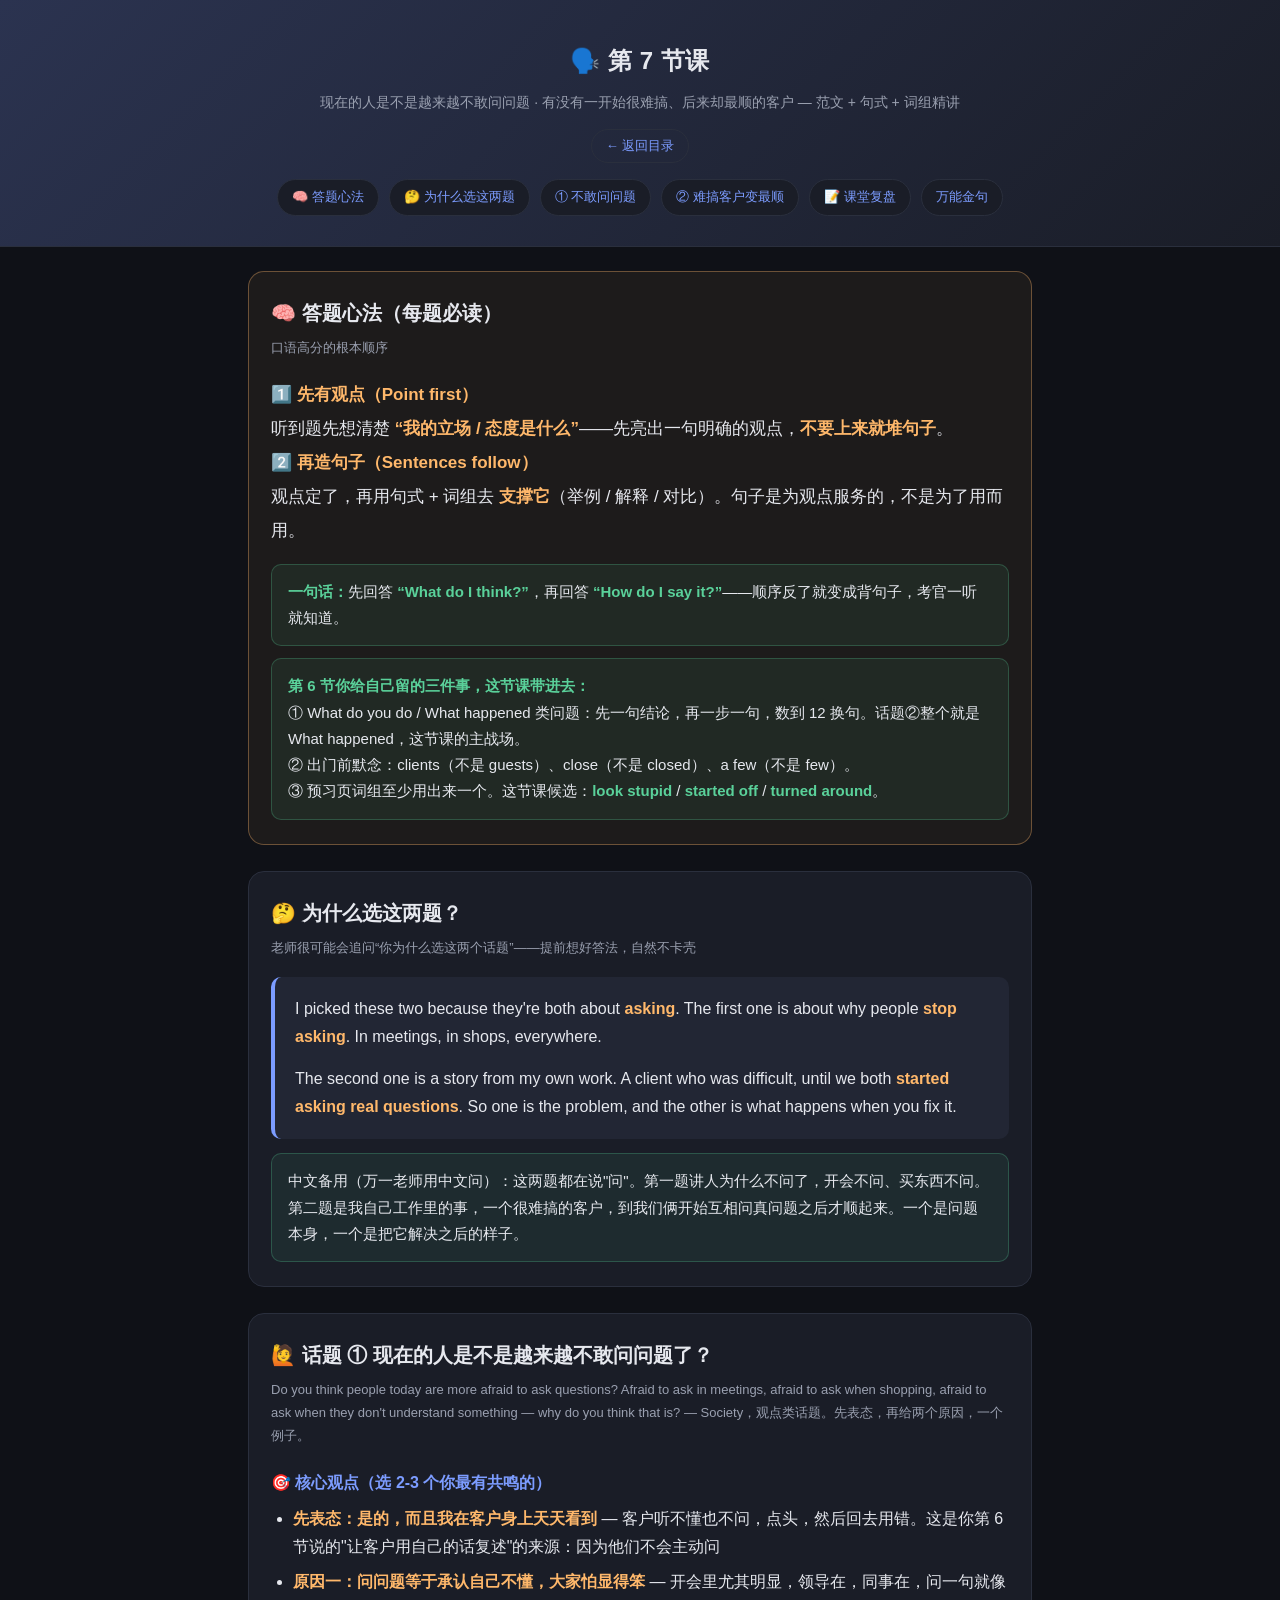
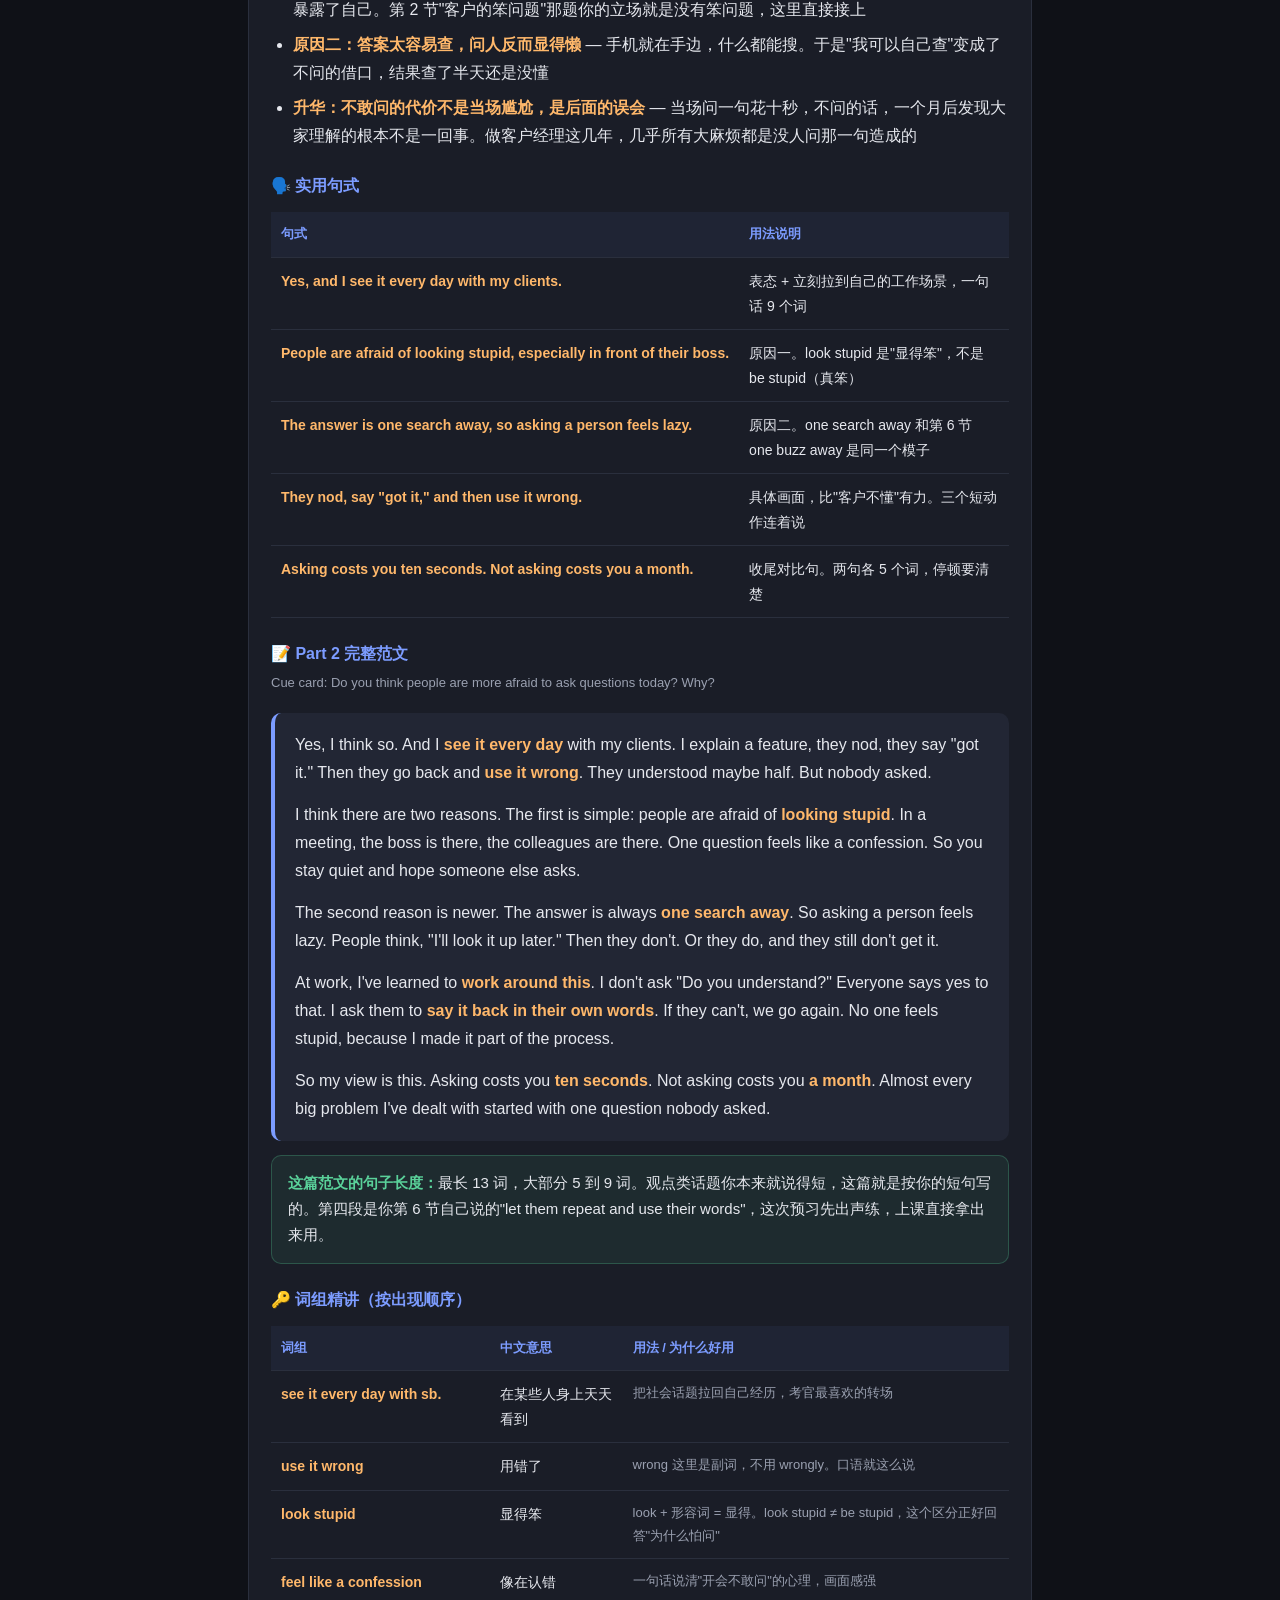
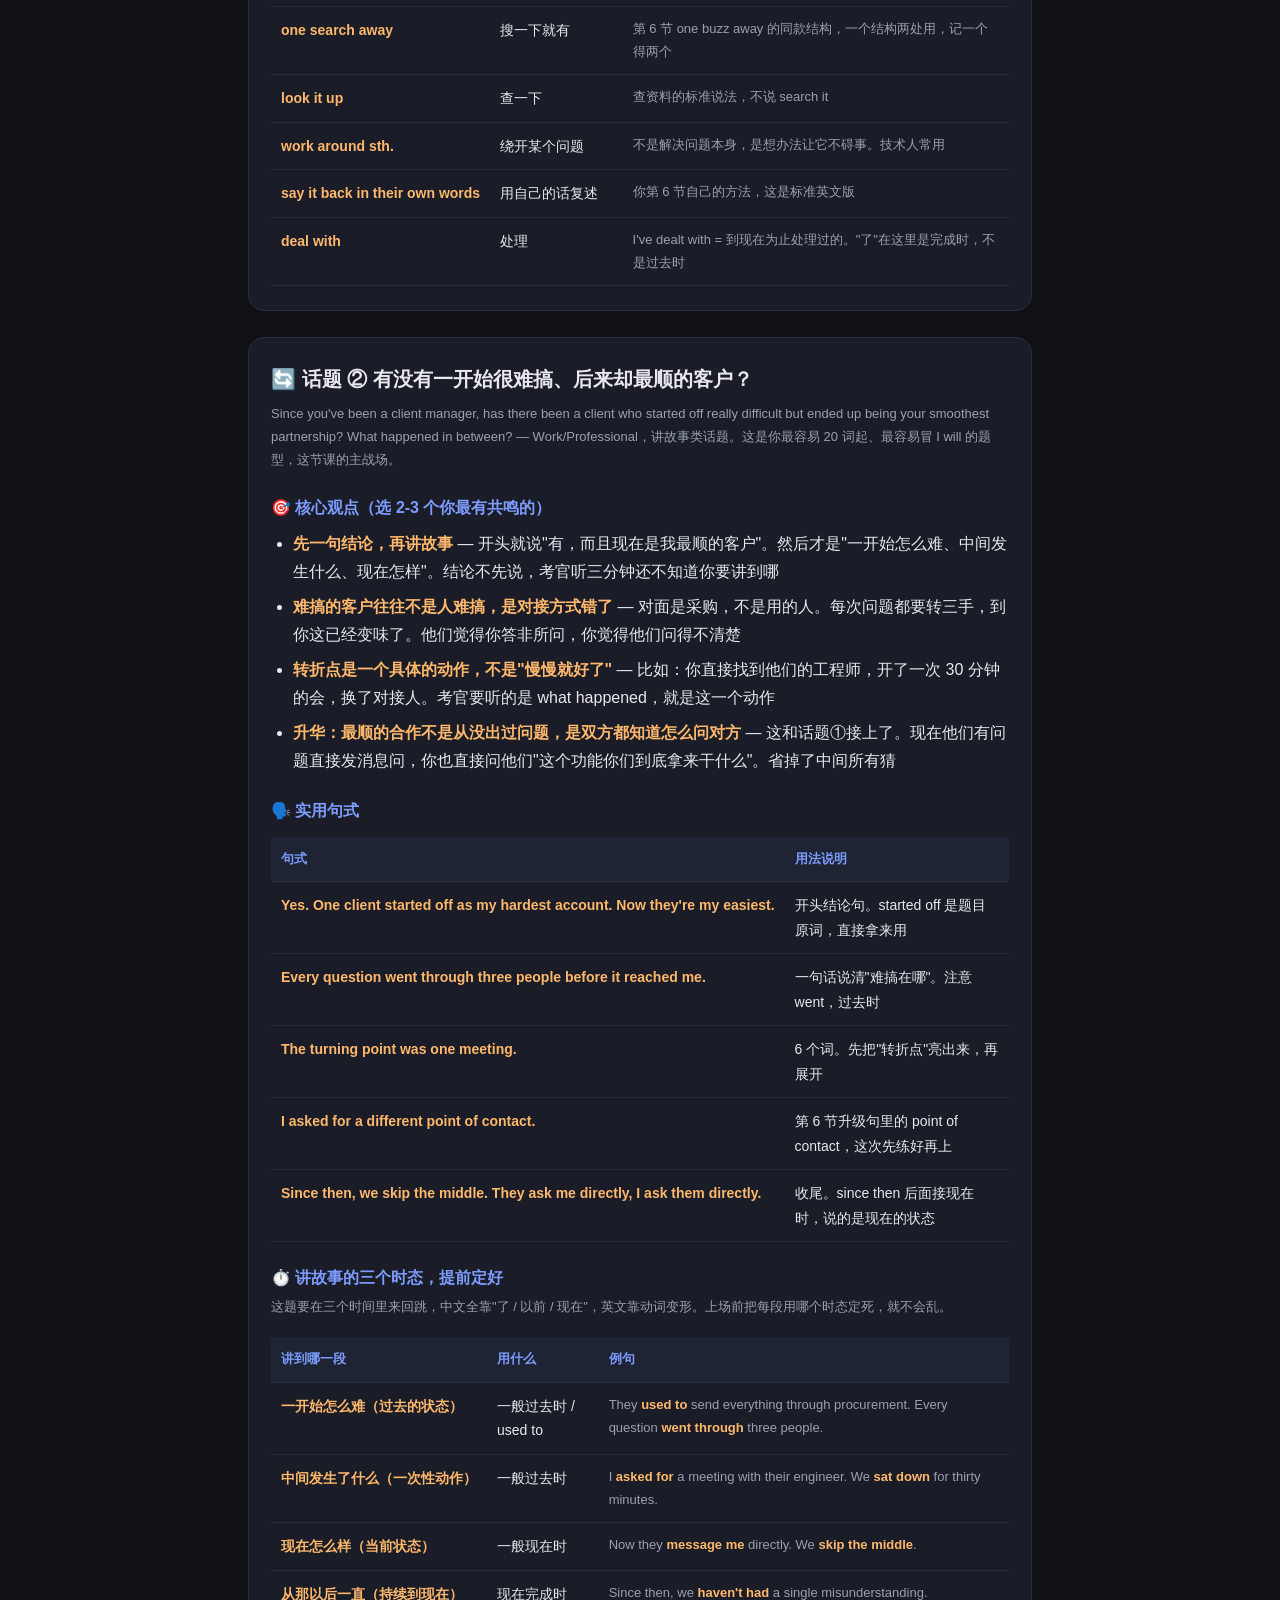
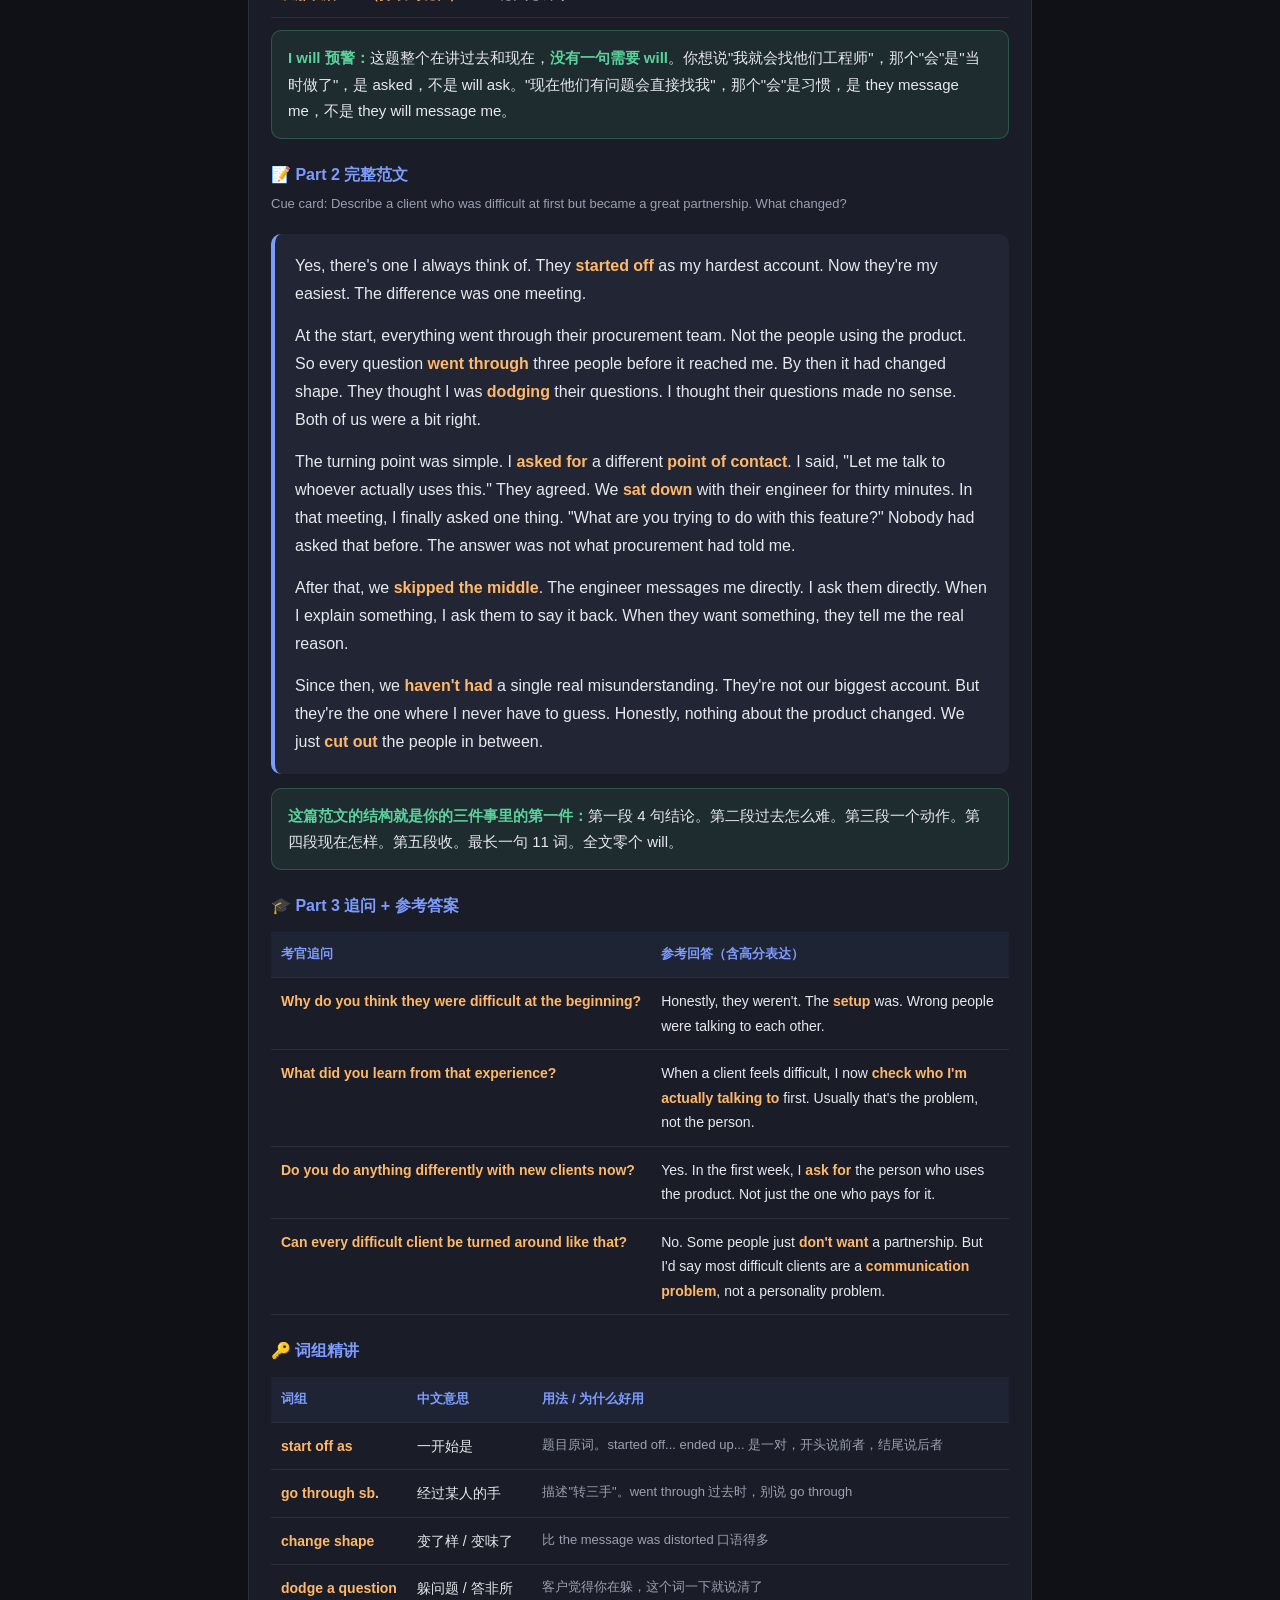
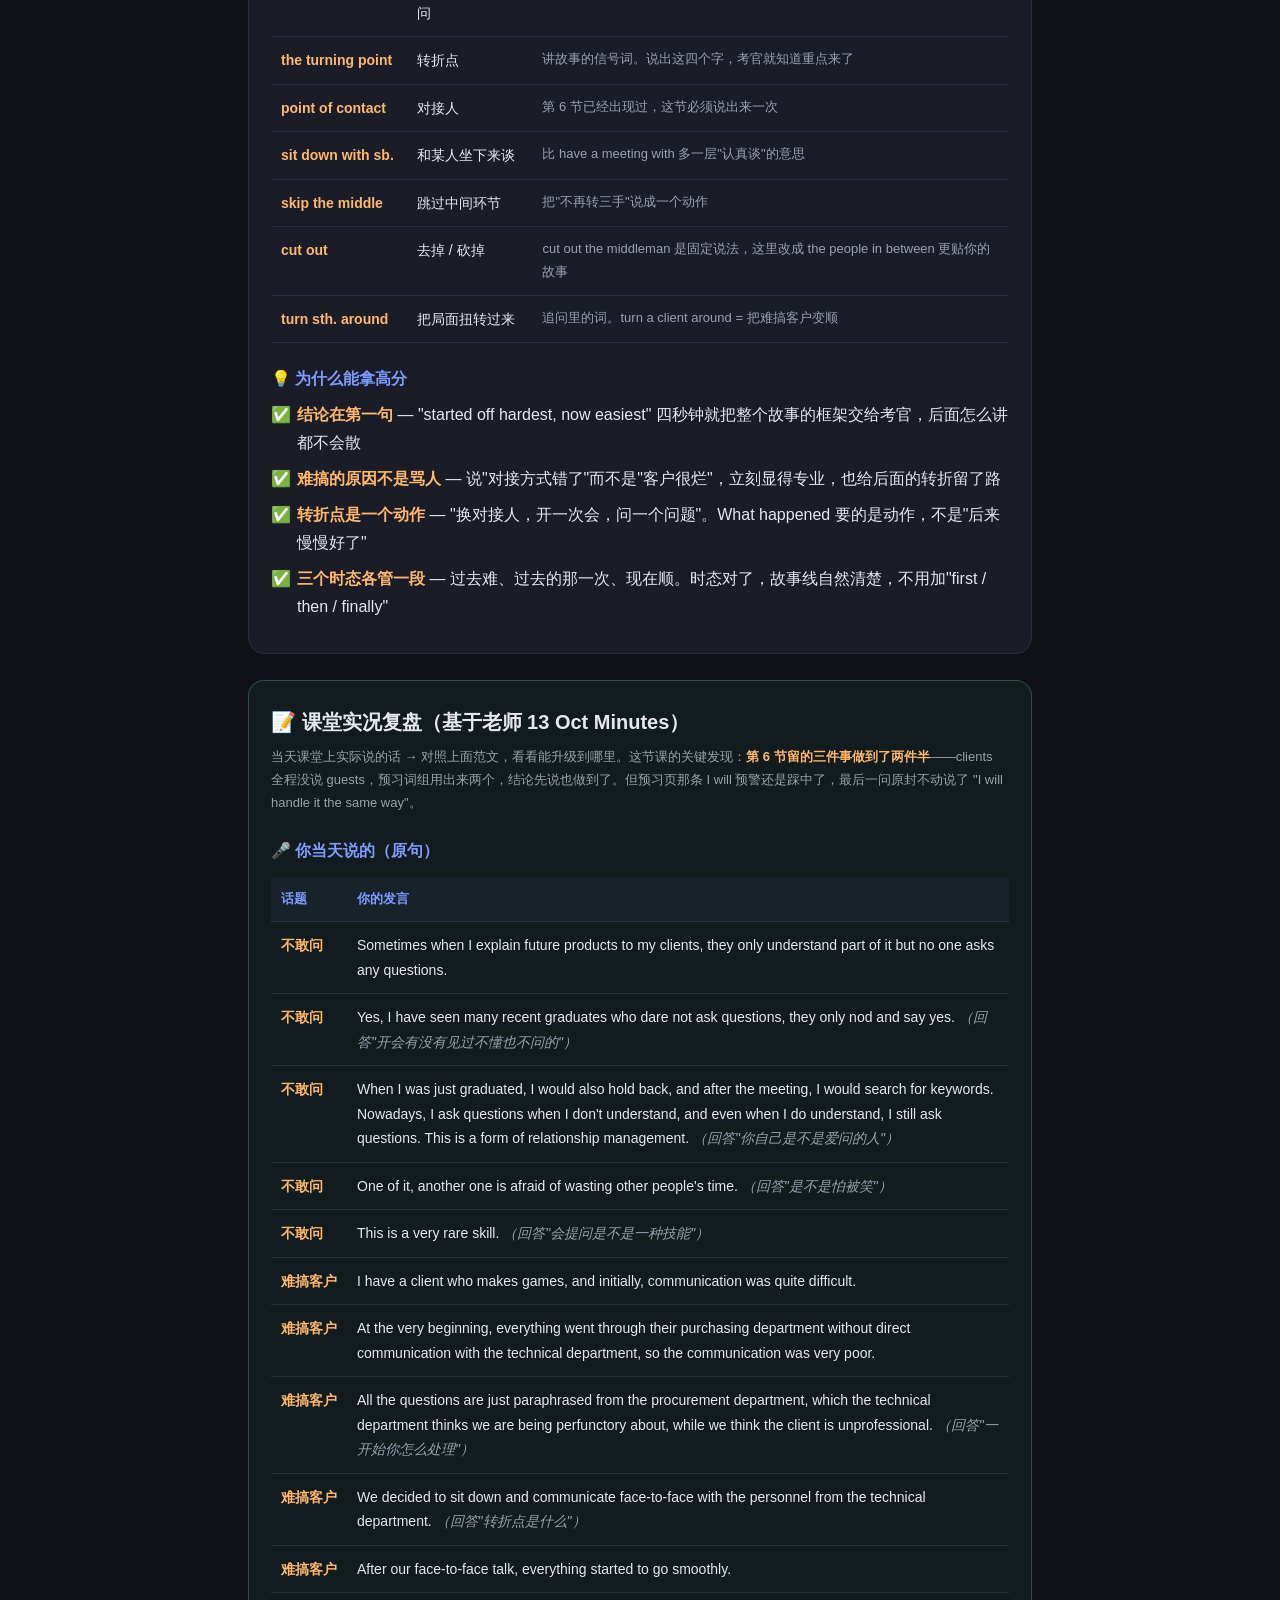
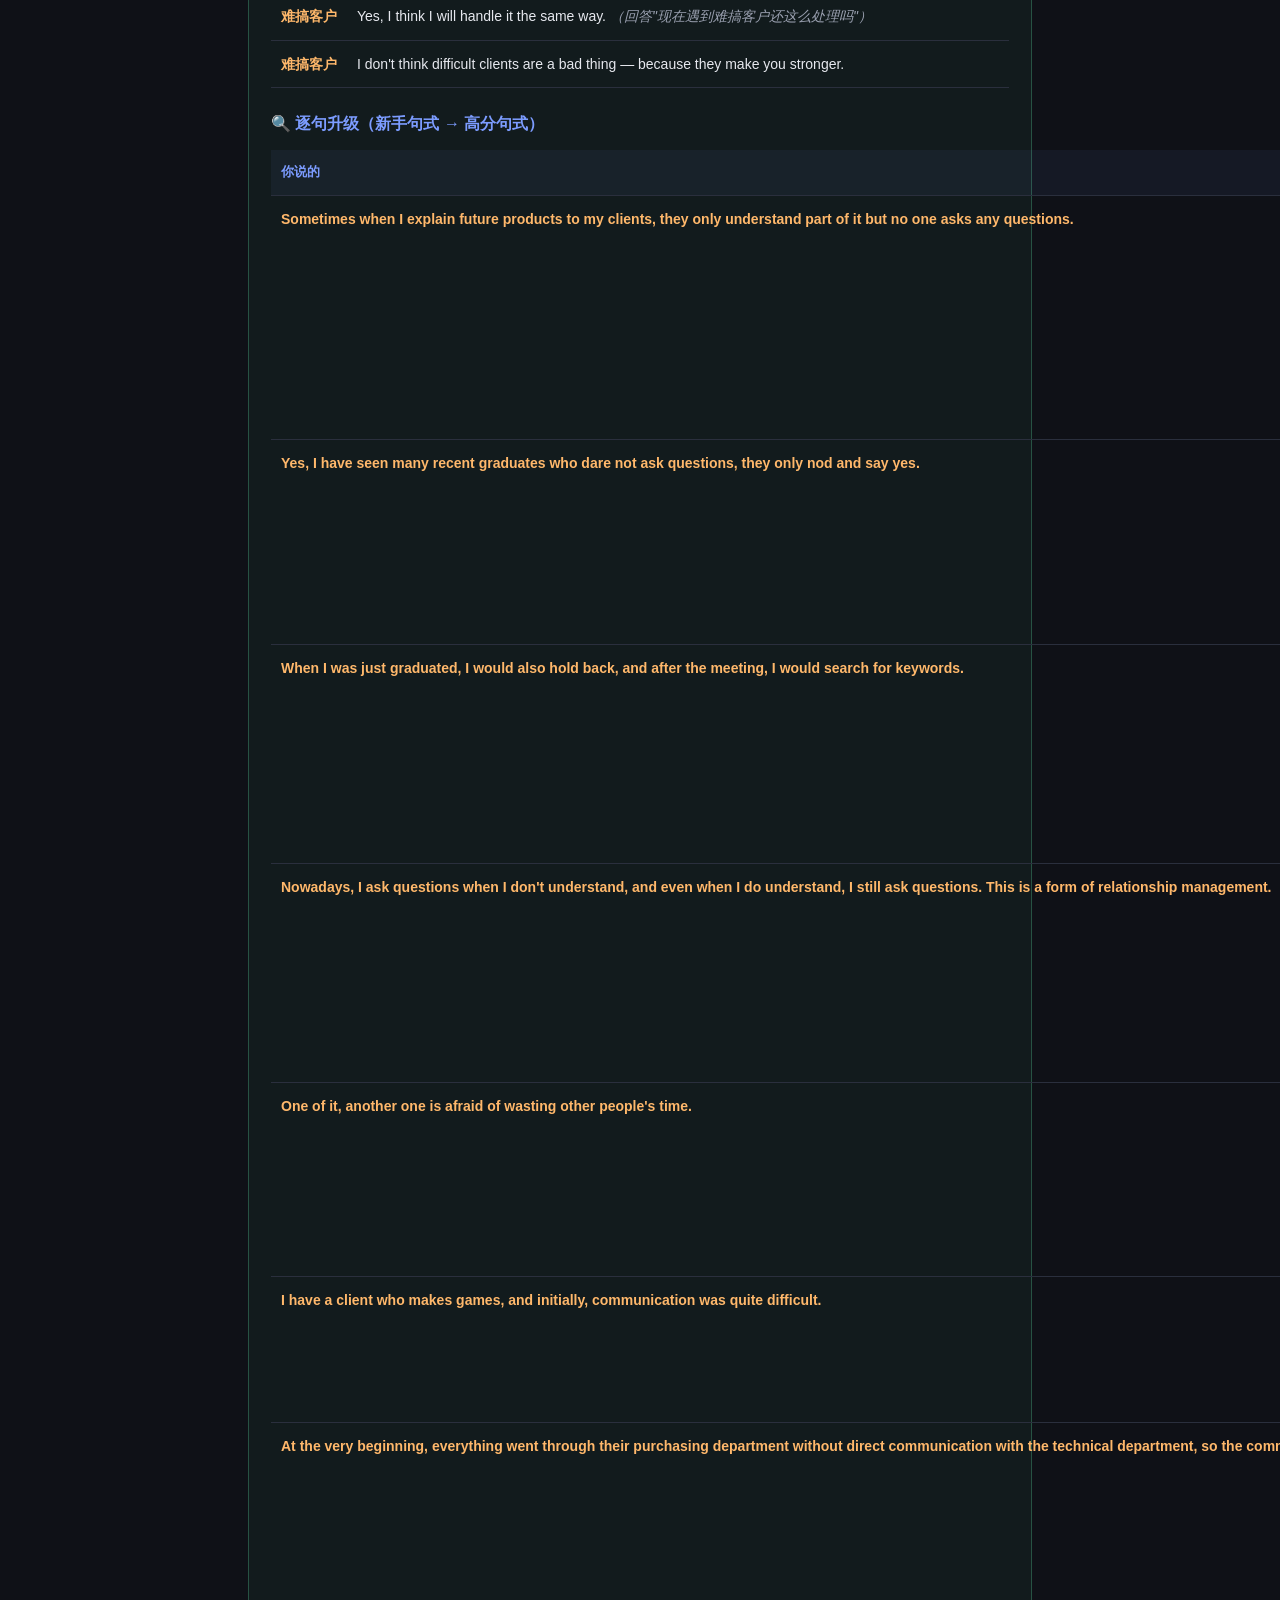
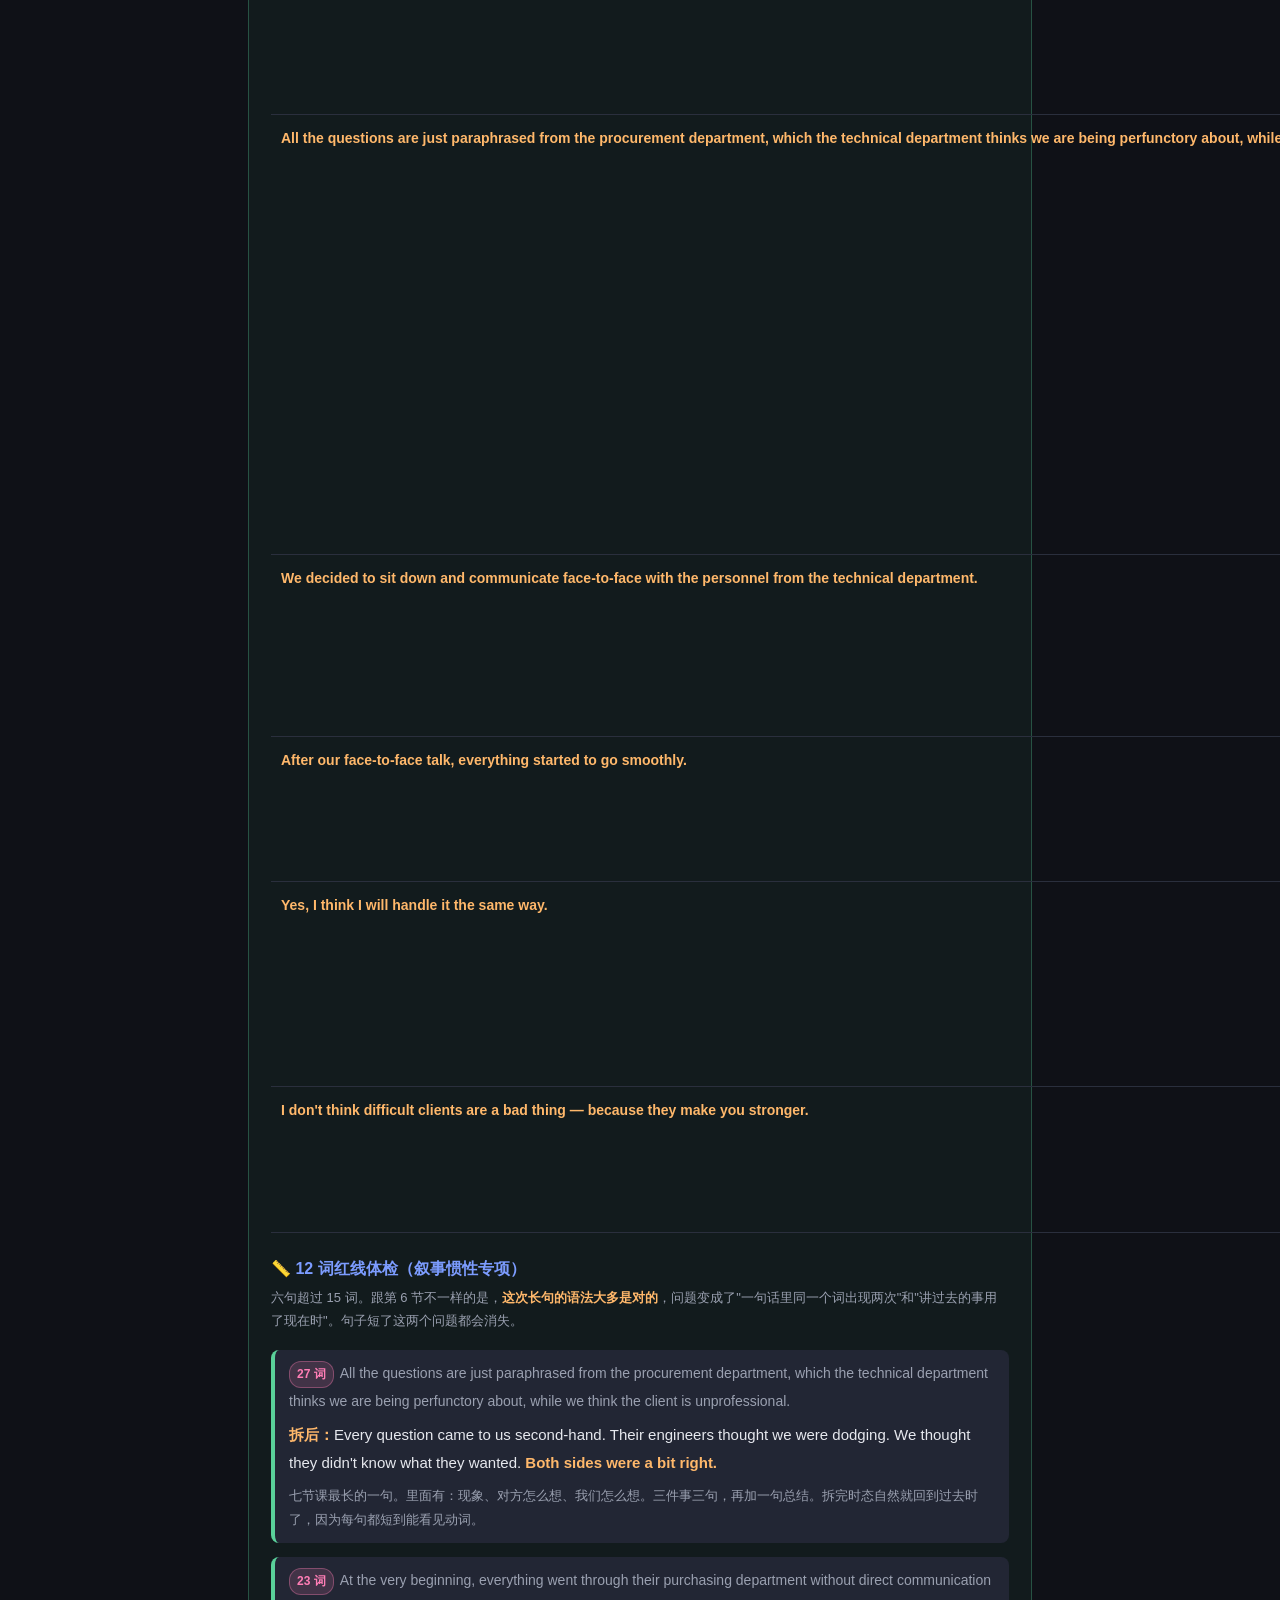
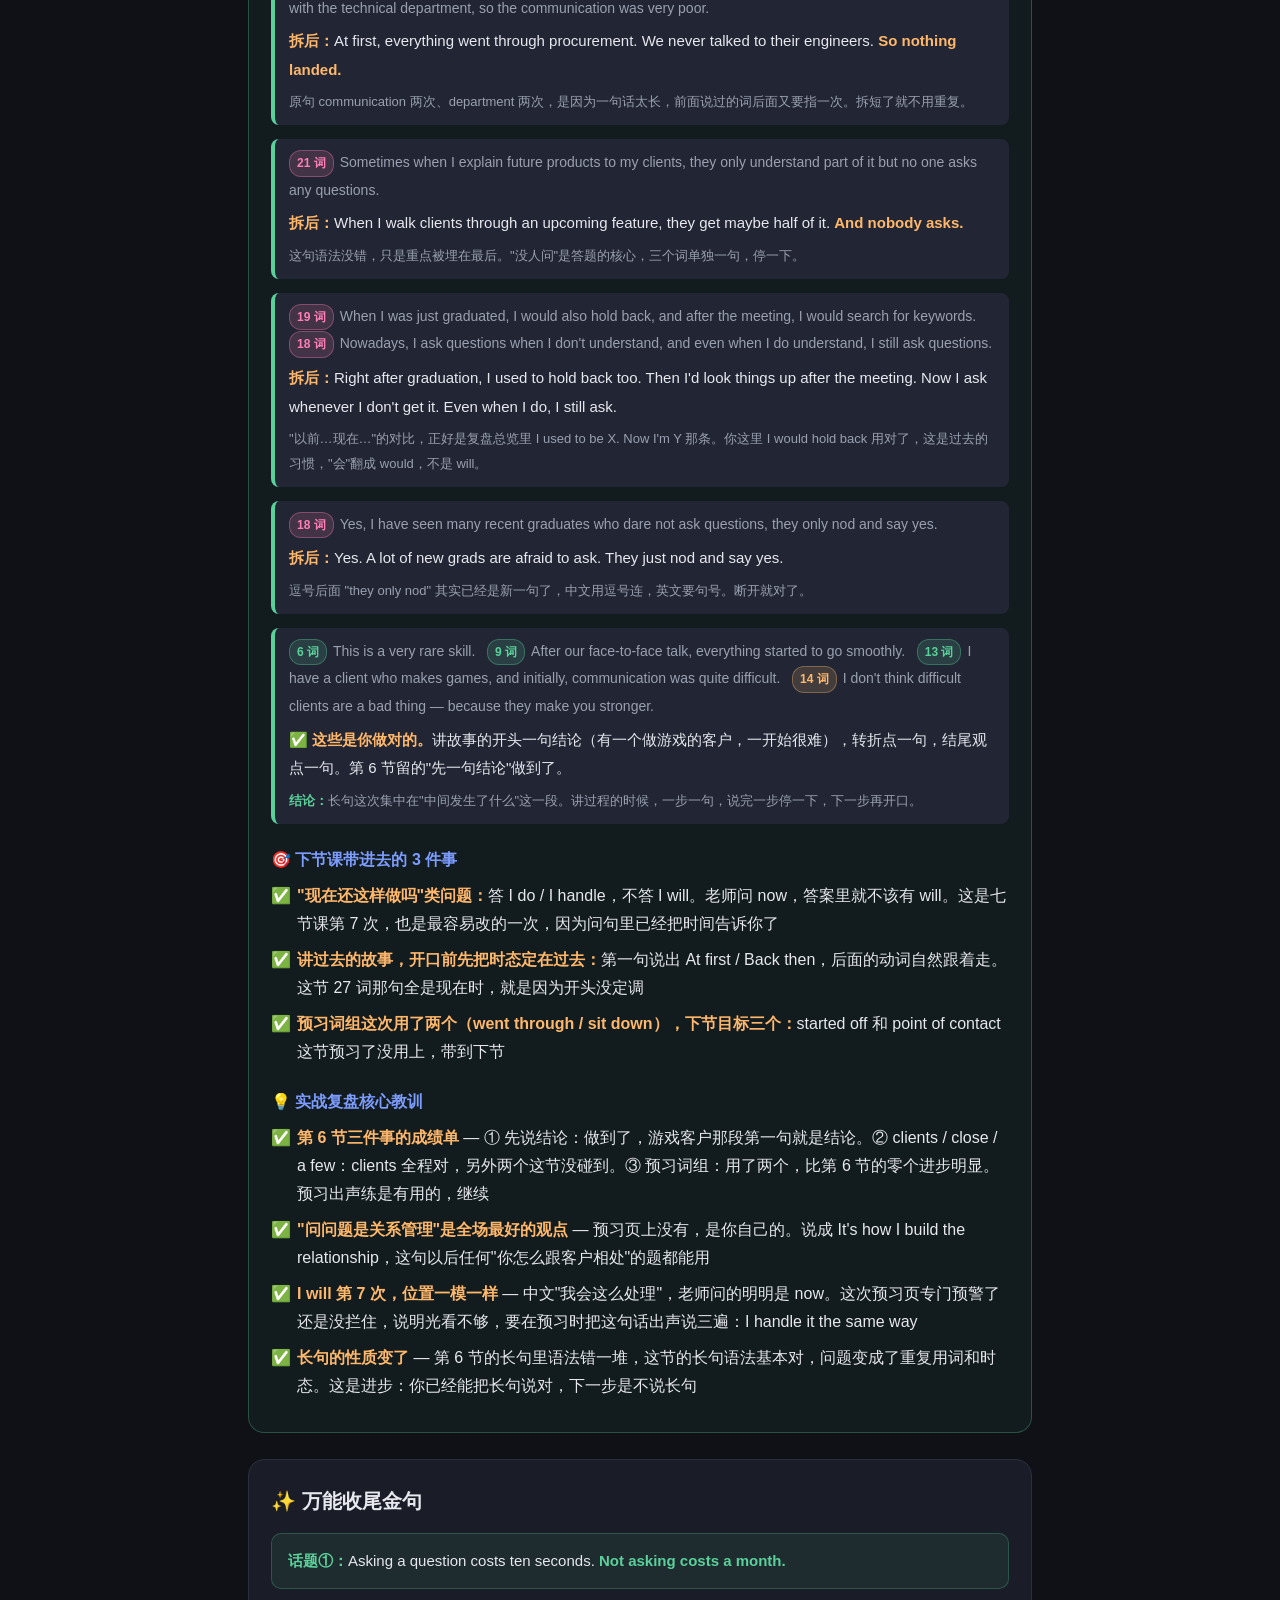
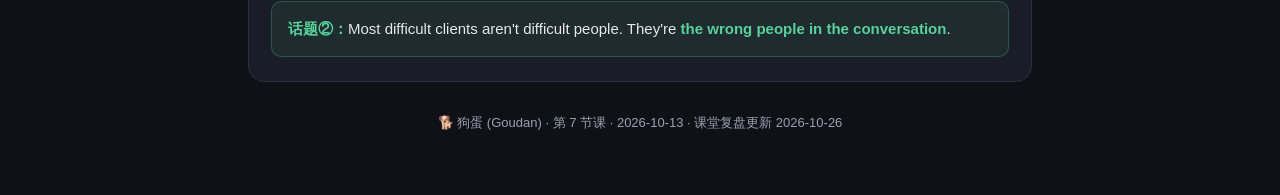
<file: lessons/2026-10-13.html>
<!DOCTYPE html>
<html lang="zh-CN">
<head>
<meta charset="UTF-8">
<meta name="viewport" content="width=device-width, initial-scale=1.0">
<title>第7节 · 现在的人不敢问问题了吗 & 难搞客户变成最顺的合作</title>
<link rel="stylesheet" href="../style.css">
</head>
<body>
<header>
  <h1>🗣️ 第 7 节课</h1>
  <p>现在的人是不是越来越不敢问问题 · 有没有一开始很难搞、后来却最顺的客户 — 范文 + 句式 + 词组精讲</p>
  <a class="back" href="../index.html">← 返回目录</a>
  <div class="toc">
    <a href="#method">🧠 答题心法</a>
    <a href="#why">🤔 为什么选这两题</a>
    <a href="#t1">① 不敢问问题</a>
    <a href="#t2">② 难搞客户变最顺</a>
    <a href="#review">📝 课堂复盘</a>
    <a href="#golden">万能金句</a>
  </div>
</header>

<div class="wrap">

<section id="method" style="border-color:rgba(255,184,107,.35);background:rgba(255,184,107,.06)">
  <h2>🧠 答题心法（每题必读）</h2>
  <div class="sub">口语高分的根本顺序</div>
  <p style="font-size:17px;line-height:2">
    <b>1️⃣ 先有观点（Point first）</b><br>
    听到题先想清楚 <b>“我的立场 / 态度是什么”</b>——先亮出一句明确的观点，<b>不要上来就堆句子</b>。
  </p>
  <p style="font-size:17px;line-height:2">
    <b>2️⃣ 再造句子（Sentences follow）</b><br>
    观点定了，再用句式 + 词组去 <b>支撑它</b>（举例 / 解释 / 对比）。句子是为观点服务的，不是为了用而用。
  </p>
  <div class="golden" style="margin-top:16px">
    <b>一句话：</b>先回答 <b>“What do I think?”</b>，再回答 <b>“How do I say it?”</b>——顺序反了就变成背句子，考官一听就知道。
  </div>
  <div class="golden" style="margin-top:12px">
    <b>第 6 节你给自己留的三件事，这节课带进去：</b><br>
    ① What do you do / What happened 类问题：先一句结论，再一步一句，数到 12 换句。话题②整个就是 What happened，这节课的主战场。<br>
    ② 出门前默念：clients（不是 guests）、close（不是 closed）、a few（不是 few）。<br>
    ③ 预习页词组至少用出来一个。这节课候选：<b>look stupid</b> / <b>started off</b> / <b>turned around</b>。
  </div>
</section>

<!-- WHY THESE TOPICS -->
<section id="why">
  <h2>🤔 为什么选这两题？</h2>
  <div class="sub">老师很可能会追问“你为什么选这两个话题”——提前想好答法，自然不卡壳</div>
  <div class="essay">
    <p>I picked these two because they're both about <b>asking</b>. The first one is about why people <b>stop asking</b>. In meetings, in shops, everywhere.</p>
    <p>The second one is a story from my own work. A client who was difficult, until we both <b>started asking real questions</b>. So one is the problem, and the other is what happens when you fix it.</p>
  </div>
  <div class="golden" style="margin-top:14px">
    <p>中文备用（万一老师用中文问）：这两题都在说"问"。第一题讲人为什么不问了，开会不问、买东西不问。第二题是我自己工作里的事，一个很难搞的客户，到我们俩开始互相问真问题之后才顺起来。一个是问题本身，一个是把它解决之后的样子。</p>
  </div>
</section>

<!-- TOPIC 1 -->
<section id="t1">
  <h2>🙋 话题 ① 现在的人是不是越来越不敢问问题了？</h2>
  <div class="sub">Do you think people today are more afraid to ask questions? Afraid to ask in meetings, afraid to ask when shopping, afraid to ask when they don't understand something — why do you think that is? — Society，观点类话题。先表态，再给两个原因，一个例子。</div>

  <h3>🎯 核心观点（选 2-3 个你最有共鸣的）</h3>
  <ul class="views">
    <li><b>先表态：是的，而且我在客户身上天天看到</b> — 客户听不懂也不问，点头，然后回去用错。这是你第 6 节说的"让客户用自己的话复述"的来源：因为他们不会主动问</li>
    <li><b>原因一：问问题等于承认自己不懂，大家怕显得笨</b> — 开会里尤其明显，领导在，同事在，问一句就像暴露了自己。第 2 节"客户的笨问题"那题你的立场就是没有笨问题，这里直接接上</li>
    <li><b>原因二：答案太容易查，问人反而显得懒</b> — 手机就在手边，什么都能搜。于是"我可以自己查"变成了不问的借口，结果查了半天还是没懂</li>
    <li><b>升华：不敢问的代价不是当场尴尬，是后面的误会</b> — 当场问一句花十秒，不问的话，一个月后发现大家理解的根本不是一回事。做客户经理这几年，几乎所有大麻烦都是没人问那一句造成的</li>
  </ul>

  <h3>🗣️ 实用句式</h3>
  <table>
    <tr><th>句式</th><th>用法说明</th></tr>
    <tr><td>Yes, and I <b>see it every day</b> with my clients.</td><td>表态 + 立刻拉到自己的工作场景，一句话 9 个词</td></tr>
    <tr><td>People are afraid of <b>looking stupid</b>, especially in front of their boss.</td><td>原因一。look stupid 是"显得笨"，不是 be stupid（真笨）</td></tr>
    <tr><td>The answer is <b>one search away</b>, so asking a person feels lazy.</td><td>原因二。one search away 和第 6 节 one buzz away 是同一个模子</td></tr>
    <tr><td>They nod, say "got it," and then <b>use it wrong</b>.</td><td>具体画面，比"客户不懂"有力。三个短动作连着说</td></tr>
    <tr><td>Asking costs you <b>ten seconds</b>. Not asking costs you <b>a month</b>.</td><td>收尾对比句。两句各 5 个词，停顿要清楚</td></tr>
  </table>

  <h3>📝 Part 2 完整范文</h3>
  <div class="sub" style="margin-top:-4px">Cue card: Do you think people are more afraid to ask questions today? Why?</div>
  <div class="essay">
    <p>Yes, I think so. And I <b>see it every day</b> with my clients. I explain a feature, they nod, they say "got it." Then they go back and <b>use it wrong</b>. They understood maybe half. But nobody asked.</p>
    <p>I think there are two reasons. The first is simple: people are afraid of <b>looking stupid</b>. In a meeting, the boss is there, the colleagues are there. One question feels like a confession. So you stay quiet and hope someone else asks.</p>
    <p>The second reason is newer. The answer is always <b>one search away</b>. So asking a person feels lazy. People think, "I'll look it up later." Then they don't. Or they do, and they still don't get it.</p>
    <p>At work, I've learned to <b>work around this</b>. I don't ask "Do you understand?" Everyone says yes to that. I ask them to <b>say it back in their own words</b>. If they can't, we go again. No one feels stupid, because I made it part of the process.</p>
    <p>So my view is this. Asking costs you <b>ten seconds</b>. Not asking costs you <b>a month</b>. Almost every big problem I've dealt with started with one question nobody asked.</p>
  </div>
  <div class="golden" style="margin-top:12px">
    <b>这篇范文的句子长度：</b>最长 13 词，大部分 5 到 9 词。观点类话题你本来就说得短，这篇就是按你的短句写的。第四段是你第 6 节自己说的"let them repeat and use their words"，这次预习先出声练，上课直接拿出来用。
  </div>

  <h3>🔑 词组精讲（按出现顺序）</h3>
  <table>
    <tr><th>词组</th><th>中文意思</th><th>用法 / 为什么好用</th></tr>
    <tr><td>see it every day with sb.</td><td>在某些人身上天天看到</td><td>把社会话题拉回自己经历，考官最喜欢的转场</td></tr>
    <tr><td>use it wrong</td><td>用错了</td><td>wrong 这里是副词，不用 wrongly。口语就这么说</td></tr>
    <tr><td>look stupid</td><td>显得笨</td><td>look + 形容词 = 显得。look stupid ≠ be stupid，这个区分正好回答"为什么怕问"</td></tr>
    <tr><td>feel like a confession</td><td>像在认错</td><td>一句话说清"开会不敢问"的心理，画面感强</td></tr>
    <tr><td>one search away</td><td>搜一下就有</td><td>第 6 节 one buzz away 的同款结构，一个结构两处用，记一个得两个</td></tr>
    <tr><td>look it up</td><td>查一下</td><td>查资料的标准说法，不说 search it</td></tr>
    <tr><td>work around sth.</td><td>绕开某个问题</td><td>不是解决问题本身，是想办法让它不碍事。技术人常用</td></tr>
    <tr><td>say it back in their own words</td><td>用自己的话复述</td><td>你第 6 节自己的方法，这是标准英文版</td></tr>
    <tr><td>deal with</td><td>处理</td><td>I've dealt with = 到现在为止处理过的。"了"在这里是完成时，不是过去时</td></tr>
  </table>
</section>

<!-- TOPIC 2 -->
<section id="t2">
  <h2>🔄 话题 ② 有没有一开始很难搞、后来却最顺的客户？</h2>
  <div class="sub">Since you've been a client manager, has there been a client who started off really difficult but ended up being your smoothest partnership? What happened in between? — Work/Professional，讲故事类话题。这是你最容易 20 词起、最容易冒 I will 的题型，这节课的主战场。</div>

  <h3>🎯 核心观点（选 2-3 个你最有共鸣的）</h3>
  <ul class="views">
    <li><b>先一句结论，再讲故事</b> — 开头就说"有，而且现在是我最顺的客户"。然后才是"一开始怎么难、中间发生什么、现在怎样"。结论不先说，考官听三分钟还不知道你要讲到哪</li>
    <li><b>难搞的客户往往不是人难搞，是对接方式错了</b> — 对面是采购，不是用的人。每次问题都要转三手，到你这已经变味了。他们觉得你答非所问，你觉得他们问得不清楚</li>
    <li><b>转折点是一个具体的动作，不是"慢慢就好了"</b> — 比如：你直接找到他们的工程师，开了一次 30 分钟的会，换了对接人。考官要听的是 what happened，就是这一个动作</li>
    <li><b>升华：最顺的合作不是从没出过问题，是双方都知道怎么问对方</b> — 这和话题①接上了。现在他们有问题直接发消息问，你也直接问他们"这个功能你们到底拿来干什么"。省掉了中间所有猜</li>
  </ul>

  <h3>🗣️ 实用句式</h3>
  <table>
    <tr><th>句式</th><th>用法说明</th></tr>
    <tr><td>Yes. One client <b>started off</b> as my hardest account. Now they're my easiest.</td><td>开头结论句。started off 是题目原词，直接拿来用</td></tr>
    <tr><td>Every question <b>went through</b> three people before it reached me.</td><td>一句话说清"难搞在哪"。注意 went，过去时</td></tr>
    <tr><td>The turning point was one meeting.</td><td>6 个词。先把"转折点"亮出来，再展开</td></tr>
    <tr><td>I <b>asked for</b> a different <b>point of contact</b>.</td><td>第 6 节升级句里的 point of contact，这次先练好再上</td></tr>
    <tr><td>Since then, we <b>skip the middle</b>. They ask me directly, I ask them directly.</td><td>收尾。since then 后面接现在时，说的是现在的状态</td></tr>
  </table>

  <h3>⏱️ 讲故事的三个时态，提前定好</h3>
  <div class="sub" style="margin-top:-4px">这题要在三个时间里来回跳，中文全靠"了 / 以前 / 现在"，英文靠动词变形。上场前把每段用哪个时态定死，就不会乱。</div>
  <table>
    <tr><th>讲到哪一段</th><th>用什么</th><th>例句</th></tr>
    <tr><td>一开始怎么难（过去的状态）</td><td>一般过去时 / used to</td><td>They <b>used to</b> send everything through procurement. Every question <b>went through</b> three people.</td></tr>
    <tr><td>中间发生了什么（一次性动作）</td><td>一般过去时</td><td>I <b>asked for</b> a meeting with their engineer. We <b>sat down</b> for thirty minutes.</td></tr>
    <tr><td>现在怎么样（当前状态）</td><td>一般现在时</td><td>Now they <b>message me</b> directly. We <b>skip the middle</b>.</td></tr>
    <tr><td>从那以后一直（持续到现在）</td><td>现在完成时</td><td>Since then, we <b>haven't had</b> a single misunderstanding.</td></tr>
  </table>
  <div class="golden" style="margin-top:12px">
    <b>I will 预警：</b>这题整个在讲过去和现在，<b>没有一句需要 will</b>。你想说"我就会找他们工程师"，那个"会"是"当时做了"，是 asked，不是 will ask。"现在他们有问题会直接找我"，那个"会"是习惯，是 they message me，不是 they will message me。
  </div>

  <h3>📝 Part 2 完整范文</h3>
  <div class="sub" style="margin-top:-4px">Cue card: Describe a client who was difficult at first but became a great partnership. What changed?</div>
  <div class="essay">
    <p>Yes, there's one I always think of. They <b>started off</b> as my hardest account. Now they're my easiest. The difference was one meeting.</p>
    <p>At the start, everything went through their procurement team. Not the people using the product. So every question <b>went through</b> three people before it reached me. By then it had changed shape. They thought I was <b>dodging</b> their questions. I thought their questions made no sense. Both of us were a bit right.</p>
    <p>The turning point was simple. I <b>asked for</b> a different <b>point of contact</b>. I said, "Let me talk to whoever actually uses this." They agreed. We <b>sat down</b> with their engineer for thirty minutes. In that meeting, I finally asked one thing. "What are you trying to do with this feature?" Nobody had asked that before. The answer was not what procurement had told me.</p>
    <p>After that, we <b>skipped the middle</b>. The engineer messages me directly. I ask them directly. When I explain something, I ask them to say it back. When they want something, they tell me the real reason.</p>
    <p>Since then, we <b>haven't had</b> a single real misunderstanding. They're not our biggest account. But they're the one where I never have to guess. Honestly, nothing about the product changed. We just <b>cut out</b> the people in between.</p>
  </div>
  <div class="golden" style="margin-top:12px">
    <b>这篇范文的结构就是你的三件事里的第一件：</b>第一段 4 句结论。第二段过去怎么难。第三段一个动作。第四段现在怎样。第五段收。最长一句 11 词。全文零个 will。
  </div>

  <h3>🎓 Part 3 追问 + 参考答案</h3>
  <table>
    <tr><th>考官追问</th><th>参考回答（含高分表达）</th></tr>
    <tr><td>Why do you think they were difficult at the beginning?</td><td>Honestly, they weren't. The <b>setup</b> was. Wrong people were talking to each other.</td></tr>
    <tr><td>What did you learn from that experience?</td><td>When a client feels difficult, I now <b>check who I'm actually talking to</b> first. Usually that's the problem, not the person.</td></tr>
    <tr><td>Do you do anything differently with new clients now?</td><td>Yes. In the first week, I <b>ask for</b> the person who uses the product. Not just the one who pays for it.</td></tr>
    <tr><td>Can every difficult client be turned around like that?</td><td>No. Some people just <b>don't want</b> a partnership. But I'd say most difficult clients are a <b>communication problem</b>, not a personality problem.</td></tr>
  </table>

  <h3>🔑 词组精讲</h3>
  <table>
    <tr><th>词组</th><th>中文意思</th><th>用法 / 为什么好用</th></tr>
    <tr><td>start off as</td><td>一开始是</td><td>题目原词。started off... ended up... 是一对，开头说前者，结尾说后者</td></tr>
    <tr><td>go through sb.</td><td>经过某人的手</td><td>描述"转三手"。went through 过去时，别说 go through</td></tr>
    <tr><td>change shape</td><td>变了样 / 变味了</td><td>比 the message was distorted 口语得多</td></tr>
    <tr><td>dodge a question</td><td>躲问题 / 答非所问</td><td>客户觉得你在躲，这个词一下就说清了</td></tr>
    <tr><td>the turning point</td><td>转折点</td><td>讲故事的信号词。说出这四个字，考官就知道重点来了</td></tr>
    <tr><td>point of contact</td><td>对接人</td><td>第 6 节已经出现过，这节必须说出来一次</td></tr>
    <tr><td>sit down with sb.</td><td>和某人坐下来谈</td><td>比 have a meeting with 多一层"认真谈"的意思</td></tr>
    <tr><td>skip the middle</td><td>跳过中间环节</td><td>把"不再转三手"说成一个动作</td></tr>
    <tr><td>cut out</td><td>去掉 / 砍掉</td><td>cut out the middleman 是固定说法，这里改成 the people in between 更贴你的故事</td></tr>
    <tr><td>turn sth. around</td><td>把局面扭转过来</td><td>追问里的词。turn a client around = 把难搞客户变顺</td></tr>
  </table>

  <h3>💡 为什么能拿高分</h3>
  <ul class="tips">
    <li><b>结论在第一句</b> — "started off hardest, now easiest" 四秒钟就把整个故事的框架交给考官，后面怎么讲都不会散</li>
    <li><b>难搞的原因不是骂人</b> — 说"对接方式错了"而不是"客户很烂"，立刻显得专业，也给后面的转折留了路</li>
    <li><b>转折点是一个动作</b> — "换对接人，开一次会，问一个问题"。What happened 要的是动作，不是"后来慢慢好了"</li>
    <li><b>三个时态各管一段</b> — 过去难、过去的那一次、现在顺。时态对了，故事线自然清楚，不用加"first / then / finally"</li>
  </ul>
</section>

<!-- REVIEW -->
<section id="review" style="border-color:rgba(90,209,154,.3);background:rgba(90,209,154,.05)">
  <h2>📝 课堂实况复盘（基于老师 13 Oct Minutes）</h2>
  <div class="sub">当天课堂上实际说的话 → 对照上面范文，看看能升级到哪里。这节课的关键发现：<b>第 6 节留的三件事做到了两件半</b>——clients 全程没说 guests，预习词组用出来两个，结论先说也做到了。但预习页那条 I will 预警还是踩中了，最后一问原封不动说了 "I will handle it the same way"。</div>

  <h3>🎤 你当天说的（原句）</h3>
  <table>
    <tr><th>话题</th><th>你的发言</th></tr>
    <tr><td>不敢问</td><td>Sometimes when I explain future products to my clients, they only understand part of it but no one asks any questions.</td></tr>
    <tr><td>不敢问</td><td>Yes, I have seen many recent graduates who dare not ask questions, they only nod and say yes. <i style="color:var(--muted)">（回答"开会有没有见过不懂也不问的"）</i></td></tr>
    <tr><td>不敢问</td><td>When I was just graduated, I would also hold back, and after the meeting, I would search for keywords. Nowadays, I ask questions when I don't understand, and even when I do understand, I still ask questions. This is a form of relationship management. <i style="color:var(--muted)">（回答"你自己是不是爱问的人"）</i></td></tr>
    <tr><td>不敢问</td><td>One of it, another one is afraid of wasting other people's time. <i style="color:var(--muted)">（回答"是不是怕被笑"）</i></td></tr>
    <tr><td>不敢问</td><td>This is a very rare skill. <i style="color:var(--muted)">（回答"会提问是不是一种技能"）</i></td></tr>
    <tr><td>难搞客户</td><td>I have a client who makes games, and initially, communication was quite difficult.</td></tr>
    <tr><td>难搞客户</td><td>At the very beginning, everything went through their purchasing department without direct communication with the technical department, so the communication was very poor.</td></tr>
    <tr><td>难搞客户</td><td>All the questions are just paraphrased from the procurement department, which the technical department thinks we are being perfunctory about, while we think the client is unprofessional. <i style="color:var(--muted)">（回答"一开始你怎么处理"）</i></td></tr>
    <tr><td>难搞客户</td><td>We decided to sit down and communicate face-to-face with the personnel from the technical department. <i style="color:var(--muted)">（回答"转折点是什么"）</i></td></tr>
    <tr><td>难搞客户</td><td>After our face-to-face talk, everything started to go smoothly.</td></tr>
    <tr><td>难搞客户</td><td>Yes, I think I will handle it the same way. <i style="color:var(--muted)">（回答"现在遇到难搞客户还这么处理吗"）</i></td></tr>
    <tr><td>难搞客户</td><td>I don't think difficult clients are a bad thing — because they make you stronger.</td></tr>
  </table>

  <h3>🔍 逐句升级（新手句式 → 高分句式）</h3>
  <table>
    <tr><th>你说的</th><th>升级后</th><th>为什么升级</th></tr>
    <tr><td>Sometimes when I explain future products to my clients, they only understand part of it but no one asks any questions.</td><td>When I walk clients through <b>an upcoming feature</b>, they get maybe half of it. <b>And nobody asks.</b></td><td>语法全对，就是 21 词一口气。"future products" 想说的是"还没上的产品"，英文说 upcoming。最后三个词单独一句，是重点，也正好是范文里的 "But nobody asked"</td></tr>
    <tr><td>Yes, I have seen many recent graduates who dare not ask questions, they only nod and say yes.</td><td>Yes. A lot of <b>new grads</b> are <b>afraid to ask</b>. They just nod and say yes.</td><td>dare not 是书面语，口语说 are afraid to / don't dare to。逗号后面直接接新句是中文习惯，英文要断开。"nod and say yes" 跟范文 "they nod, they say got it" 一样，这个画面你自己就有</td></tr>
    <tr><td>When I was just graduated, I would also hold back, and after the meeting, I would search for keywords.</td><td><b>Right after graduation</b>, I <b>used to</b> hold back too. Then I'd <b>look things up</b> after the meeting.</td><td>"刚毕业的时候"是 when I had just graduated 或者干脆 right after graduation。I would hold back 用得对，是过去的习惯，这个"会"你翻对了。search for keywords 直译"搜关键词"，英文说 look it up</td></tr>
    <tr><td>Nowadays, I ask questions when I don't understand, and even when I do understand, I still ask questions. This is a form of relationship management.</td><td>Now I ask <b>whenever</b> I don't get it. Even when I do, I <b>still</b> ask. <b>It's how I build the relationship.</b></td><td>观点非常好：问问题是关系管理。但 "a form of relationship management" 是年终总结腔。改成 how I build the relationship，名词变动词。这段是你今天最好的内容，预习页上没有，是你自己的</td></tr>
    <tr><td>One of it, another one is afraid of wasting other people's time.</td><td><b>That's one reason.</b> The other is <b>not wanting to waste people's time</b>.</td><td>"其中之一"直译成 One of it。英文接上一问要先说 That's one reason。"another one is afraid" 主语是原因，原因不会 afraid，要说 the other is (the fear of)…</td></tr>
    <tr><td>I have a client who makes games, and initially, communication was quite difficult.</td><td>✅ There's a <b>game studio</b> I work with. <b>Started off</b> rough.</td><td>原句已经很好：13 词，结论先说。只差把预习的 started off 用出来，两个词就把题目原词接住了</td></tr>
    <tr><td>At the very beginning, everything went through their purchasing department without direct communication with the technical department, so the communication was very poor.</td><td>At first, everything <b>went through</b> procurement. We <b>never talked to</b> their engineers. So <b>nothing landed</b>.</td><td>went through 是预习词组，用出来了。但一句 23 词里 communication 出现两次、department 出现两次。拆成三句，把 "the technical department" 说成 their engineers，"communication was very poor" 说成 nothing landed</td></tr>
    <tr><td>All the questions are just paraphrased from the procurement department, which the technical department thinks we are being perfunctory about, while we think the client is unprofessional.</td><td>Every question <b>came to us second-hand</b>. Their engineers thought we were <b>dodging</b>. We thought they <b>didn't know what they wanted</b>. Both sides were a bit right.</td><td>27 词，七节课最长。讲的是过去的事，但动词全是现在时（are paraphrased / thinks / are being）。预习页那张"三个时态"表的第一行就是这段：过去的状态用过去时。perfunctory 是词典词，范文里的 dodging 就是"敷衍"。最后一句 both sides were a bit right 是范文原句，给故事留了转折的路</td></tr>
    <tr><td>We decided to sit down and communicate face-to-face with the personnel from the technical department.</td><td>We <b>asked to sit down</b> with their engineers. <b>Face to face.</b></td><td>sit down 是预习词组，用出来了。"the personnel from the technical department" 是"技术部门的人员"直译，说 their engineers。face to face 单独成句，是转折点的信号</td></tr>
    <tr><td>After our face-to-face talk, everything started to go smoothly.</td><td>✅ After that one meeting, everything <b>started to flow</b>.</td><td>9 词，时态对，结论清楚。可以更具体一点：that one meeting 比 our face-to-face talk 更有"就那一次"的分量</td></tr>
    <tr><td>Yes, I think I will handle it the same way.</td><td>Yes. I <b>handle</b> it the same way now. <b>Go straight to the people who use it.</b></td><td>老师问的是 "do you handle it the same way <b>now</b>"，答的是现在的做法，不是将来。预习页上专门写了这题"没有一句需要 will"。七节课第 7 次 I will，还是同一个位置：中文"我会这么处理"的"会"</td></tr>
    <tr><td>I don't think difficult clients are a bad thing — because they make you stronger.</td><td>✅ Difficult clients aren't bad for me. <b>They're training.</b></td><td>原句就好，14 词，观点亮。再短一点可以说 they're training，两个词比 they make you stronger 有画面</td></tr>
  </table>

  <h3>📏 12 词红线体检（叙事惯性专项）</h3>
  <div class="sub" style="margin-top:-4px">六句超过 15 词。跟第 6 节不一样的是，<b>这次长句的语法大多是对的</b>，问题变成了"一句话里同一个词出现两次"和"讲过去的事用了现在时"。句子短了这两个问题都会消失。</div>

  <div class="split">
    <div class="orig"><span class="wc bad">27 词</span>All the questions are just paraphrased from the procurement department, which the technical department thinks we are being perfunctory about, while we think the client is unprofessional.</div>
    <b>拆后：</b>Every question came to us second-hand. Their engineers thought we were dodging. We thought they didn't know what they wanted. <b>Both sides were a bit right.</b>
    <div class="note">七节课最长的一句。里面有：现象、对方怎么想、我们怎么想。三件事三句，再加一句总结。拆完时态自然就回到过去时了，因为每句都短到能看见动词。</div>
  </div>

  <div class="split">
    <div class="orig"><span class="wc bad">23 词</span>At the very beginning, everything went through their purchasing department without direct communication with the technical department, so the communication was very poor.</div>
    <b>拆后：</b>At first, everything went through procurement. We never talked to their engineers. <b>So nothing landed.</b>
    <div class="note">原句 communication 两次、department 两次，是因为一句话太长，前面说过的词后面又要指一次。拆短了就不用重复。</div>
  </div>

  <div class="split">
    <div class="orig"><span class="wc bad">21 词</span>Sometimes when I explain future products to my clients, they only understand part of it but no one asks any questions.</div>
    <b>拆后：</b>When I walk clients through an upcoming feature, they get maybe half of it. <b>And nobody asks.</b>
    <div class="note">这句语法没错，只是重点被埋在最后。"没人问"是答题的核心，三个词单独一句，停一下。</div>
  </div>

  <div class="split">
    <div class="orig"><span class="wc bad">19 词</span>When I was just graduated, I would also hold back, and after the meeting, I would search for keywords.<br>
    <span class="wc bad">18 词</span>Nowadays, I ask questions when I don't understand, and even when I do understand, I still ask questions.</div>
    <b>拆后：</b>Right after graduation, I used to hold back too. Then I'd look things up after the meeting. Now I ask whenever I don't get it. Even when I do, I still ask.
    <div class="note">"以前…现在…"的对比，正好是复盘总览里 I used to be X. Now I'm Y 那条。你这里 I would hold back 用对了，这是过去的习惯，"会"翻成 would，不是 will。</div>
  </div>

  <div class="split">
    <div class="orig"><span class="wc bad">18 词</span>Yes, I have seen many recent graduates who dare not ask questions, they only nod and say yes.</div>
    <b>拆后：</b>Yes. A lot of new grads are afraid to ask. They just nod and say yes.
    <div class="note">逗号后面 "they only nod" 其实已经是新一句了，中文用逗号连，英文要句号。断开就对了。</div>
  </div>

  <div class="split">
    <div class="orig"><span class="wc ok">6 词</span>This is a very rare skill. &nbsp; <span class="wc ok">9 词</span>After our face-to-face talk, everything started to go smoothly. &nbsp; <span class="wc ok">13 词</span>I have a client who makes games, and initially, communication was quite difficult. &nbsp; <span class="wc warn">14 词</span>I don't think difficult clients are a bad thing — because they make you stronger.</div>
    <b>✅ 这些是你做对的。</b>讲故事的开头一句结论（有一个做游戏的客户，一开始很难），转折点一句，结尾观点一句。第 6 节留的"先一句结论"做到了。
    <div class="note"><b>结论：</b>长句这次集中在"中间发生了什么"这一段。讲过程的时候，一步一句，说完一步停一下，下一步再开口。</div>
  </div>

  <h3>🎯 下节课带进去的 3 件事</h3>
  <ul class="tips">
    <li><b>"现在还这样做吗"类问题：</b>答 I do / I handle，不答 I will。老师问 now，答案里就不该有 will。这是七节课第 7 次，也是最容易改的一次，因为问句里已经把时间告诉你了</li>
    <li><b>讲过去的故事，开口前先把时态定在过去：</b>第一句说出 At first / Back then，后面的动词自然跟着走。这节 27 词那句全是现在时，就是因为开头没定调</li>
    <li><b>预习词组这次用了两个（went through / sit down），下节目标三个：</b>started off 和 point of contact 这节预习了没用上，带到下节</li>
  </ul>

  <h3>💡 实战复盘核心教训</h3>
  <ul class="tips">
    <li><b>第 6 节三件事的成绩单</b> — ① 先说结论：做到了，游戏客户那段第一句就是结论。② clients / close / a few：clients 全程对，另外两个这节没碰到。③ 预习词组：用了两个，比第 6 节的零个进步明显。预习出声练是有用的，继续</li>
    <li><b>"问问题是关系管理"是全场最好的观点</b> — 预习页上没有，是你自己的。说成 It's how I build the relationship，这句以后任何"你怎么跟客户相处"的题都能用</li>
    <li><b>I will 第 7 次，位置一模一样</b> — 中文"我会这么处理"，老师问的明明是 now。这次预习页专门预警了还是没拦住，说明光看不够，要在预习时把这句话出声说三遍：I handle it the same way</li>
    <li><b>长句的性质变了</b> — 第 6 节的长句里语法错一堆，这节的长句语法基本对，问题变成了重复用词和时态。这是进步：你已经能把长句说对，下一步是不说长句</li>
  </ul>
</section>

<!-- GOLDEN -->
<section id="golden">
  <h2>✨ 万能收尾金句</h2>
  <div class="golden">
    <p><b>话题①：</b>Asking a question costs ten seconds. <b>Not asking costs a month.</b></p>
  </div>
  <div class="golden" style="margin-top:12px">
    <p><b>话题②：</b>Most difficult clients aren't difficult people. They're <b>the wrong people in the conversation</b>.</p>
  </div>
</section>

</div>

<footer>
  🐕 狗蛋 (Goudan) · 第 7 节课 · 2026-10-13 · 课堂复盘更新 2026-10-26
</footer>

</body>
</html>
</file>
<file: style.css>
:root{
  --bg:#0f1117; --card:#1a1d27; --card2:#222634; --ink:#e6e8ee;
  --muted:#9aa0b0; --accent:#7c9cff; --accent2:#ffb86b; --line:#2a2f3d;
  --green:#5ad19a; --pink:#ff7eb6;
}
*{box-sizing:border-box;margin:0;padding:0}
body{background:var(--bg);color:var(--ink);
  font-family:-apple-system,BlinkMacSystemFont,"Segoe UI","PingFang SC","Microsoft YaHei",sans-serif;
  line-height:1.75;padding:0 0 60px}
.wrap{max-width:820px;margin:0 auto;padding:0 18px}
header{background:linear-gradient(135deg,#2b3350,#1a1d27);padding:40px 18px 30px;
  text-align:center;border-bottom:1px solid var(--line);margin-bottom:24px}
header h1{font-size:24px;letter-spacing:.5px}
header p{color:var(--muted);margin-top:8px;font-size:14px}
.back{display:inline-block;margin-top:14px;color:var(--accent);text-decoration:none;font-size:13px;
  padding:5px 14px;border:1px solid var(--line);border-radius:20px}
.toc{display:flex;gap:10px;flex-wrap:wrap;justify-content:center;margin-top:16px}
.toc a{color:var(--accent);text-decoration:none;font-size:13px;padding:6px 14px;
  border:1px solid var(--line);border-radius:20px;background:var(--card)}
section{background:var(--card);border:1px solid var(--line);border-radius:16px;padding:24px 22px;margin-bottom:26px}
h2{font-size:20px;margin-bottom:6px;display:flex;align-items:center;gap:8px}
h3{font-size:16px;color:var(--accent);margin-top:22px;margin-bottom:8px}
.sub{color:var(--muted);font-size:13px;margin-bottom:18px}
.essay{background:var(--card2);border-left:4px solid var(--accent);border-radius:10px;
  padding:18px 20px;margin:14px 0;font-size:16px}
.essay p{margin-bottom:14px}.essay p:last-child{margin-bottom:0}
b,strong{color:var(--accent2);font-weight:600}
.essay em{color:var(--pink);font-style:italic}
table{width:100%;border-collapse:collapse;margin-top:12px;font-size:14px}
th,td{text-align:left;padding:11px 10px;border-bottom:1px solid var(--line);vertical-align:top}
th{color:var(--accent);font-weight:600;font-size:13px;background:rgba(124,156,255,.06)}
td:first-child{color:var(--accent2);font-weight:600;white-space:nowrap}
td:nth-child(3){color:var(--muted);font-size:13px}
.tips li{margin:8px 0;list-style:none;position:relative;padding-left:26px}
.tips li::before{content:"✅";position:absolute;left:0}
.views{padding-left:22px}.views li{margin:7px 0}
.phrase-inline{color:var(--accent2);font-weight:600}
.side{color:var(--green);font-weight:600;font-size:15px;margin:16px 0 6px}
.side.lonely{color:var(--pink)}
hr{border:none;border-top:1px dashed var(--line);margin:20px 0}
.golden{background:rgba(90,209,154,.08);border:1px solid rgba(90,209,154,.25);
  border-radius:10px;padding:14px 16px;margin-top:14px;font-size:15px}
.golden b{color:var(--green)}
footer{text-align:center;color:var(--muted);font-size:13px;margin-top:30px}
@media(max-width:560px){table{font-size:13px}th,td{padding:9px 6px}
  td:first-child{white-space:normal}header h1{font-size:21px}}

/* ---- 复盘增强：12词红线体检 ---- */
.wc{display:inline-block;min-width:34px;text-align:center;padding:1px 7px;border-radius:12px;font-size:12px;font-weight:600;margin-right:6px}
.wc.ok{background:rgba(90,209,154,.15);color:var(--green);border:1px solid rgba(90,209,154,.35)}
.wc.warn{background:rgba(255,184,107,.15);color:var(--accent2);border:1px solid rgba(255,184,107,.35)}
.wc.bad{background:rgba(255,126,182,.15);color:var(--pink);border:1px solid rgba(255,126,182,.35)}
.split{background:var(--card2);border-left:4px solid var(--green);border-radius:8px;padding:10px 14px;margin:8px 0 14px;font-size:15px;line-height:1.9}
.split .orig{color:var(--muted);font-size:14px;margin-bottom:6px}
.split .orig s{color:var(--muted)}
.split .note{color:var(--muted);font-size:13px;margin-top:6px}
.split .note b{color:var(--green)}
.pattern{border:1px solid var(--line);border-radius:12px;padding:14px 16px;margin:12px 0;background:var(--card2)}
.pattern .ptitle{font-weight:600;font-size:16px;color:var(--pink);margin-bottom:6px}
.pattern .ptitle .tag{font-size:12px;color:var(--muted);font-weight:400;margin-left:8px}
.pattern ul{padding-left:20px;margin:6px 0}
.pattern li{margin:4px 0;font-size:14px}
.pattern .fix{color:var(--green);font-size:14px;margin-top:6px}
.keep .ptitle{color:var(--green)}
table.recycle td:first-child{white-space:normal}
</file>
